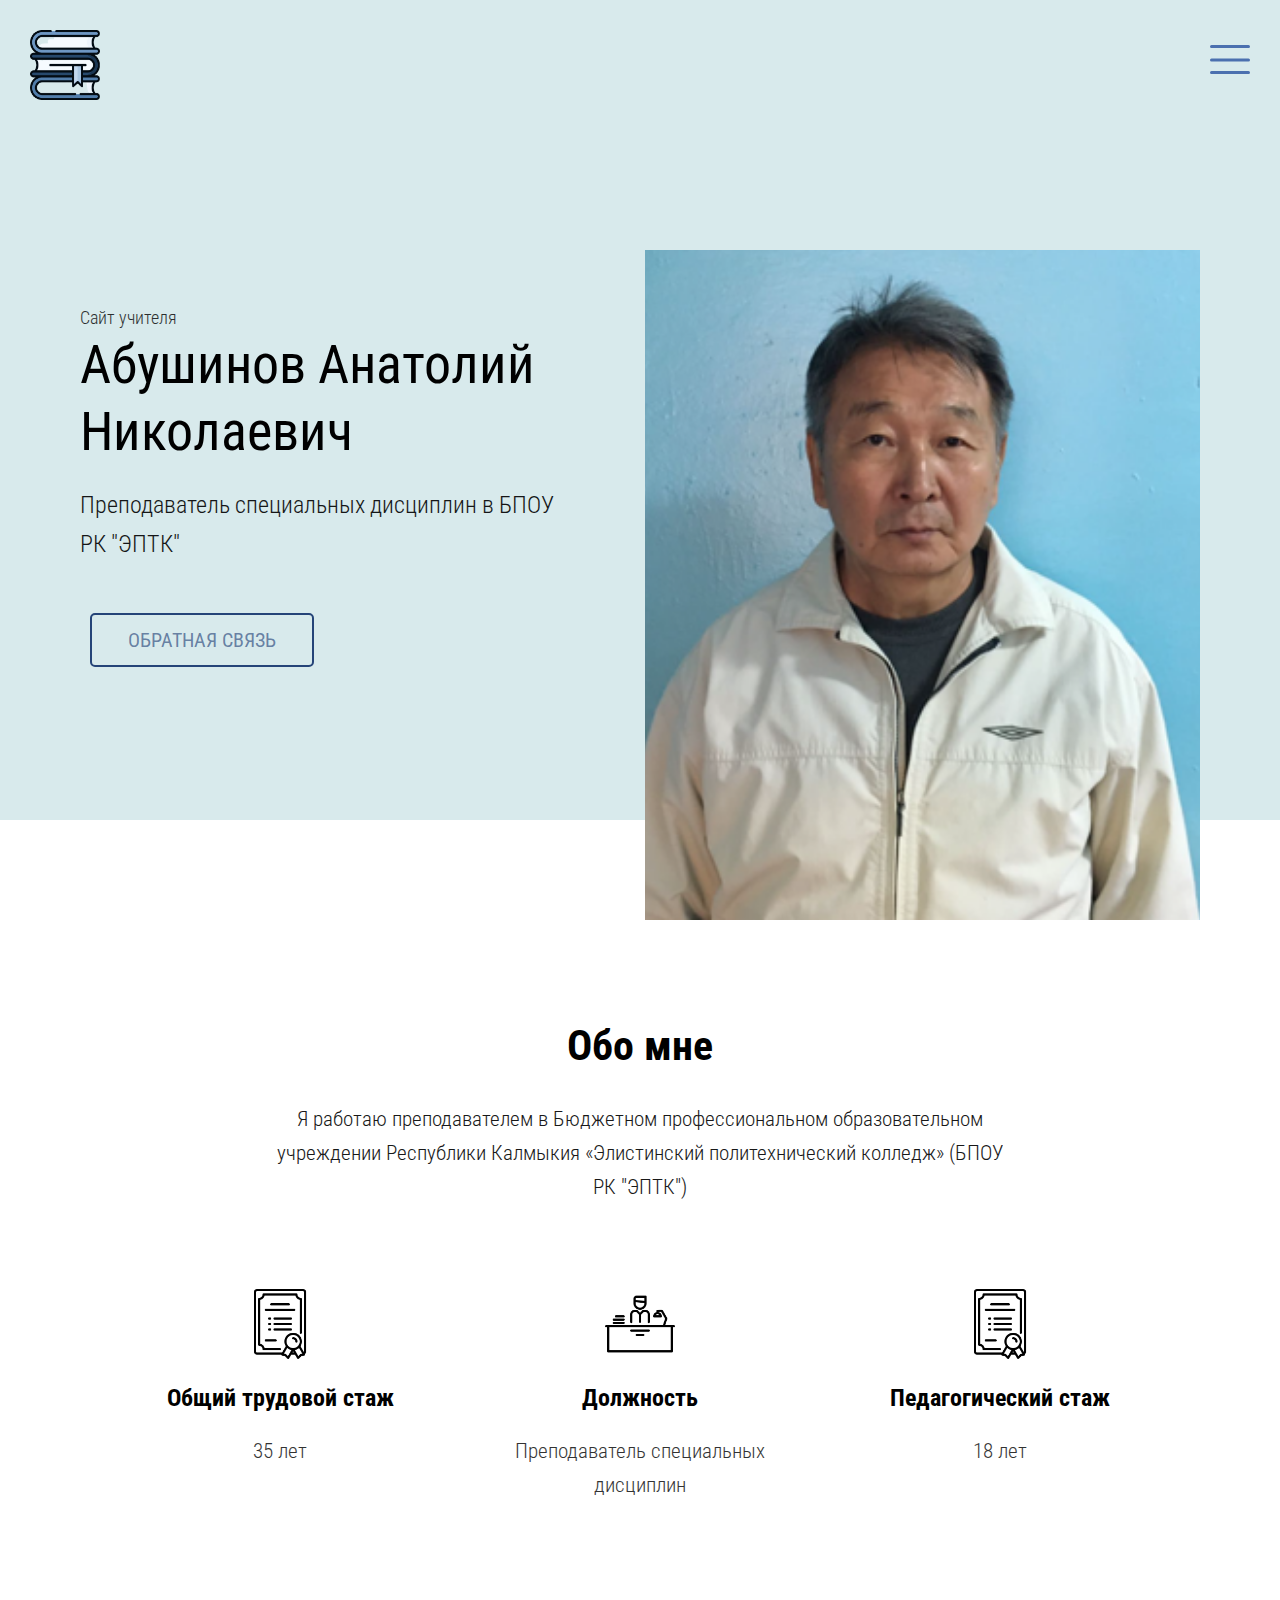
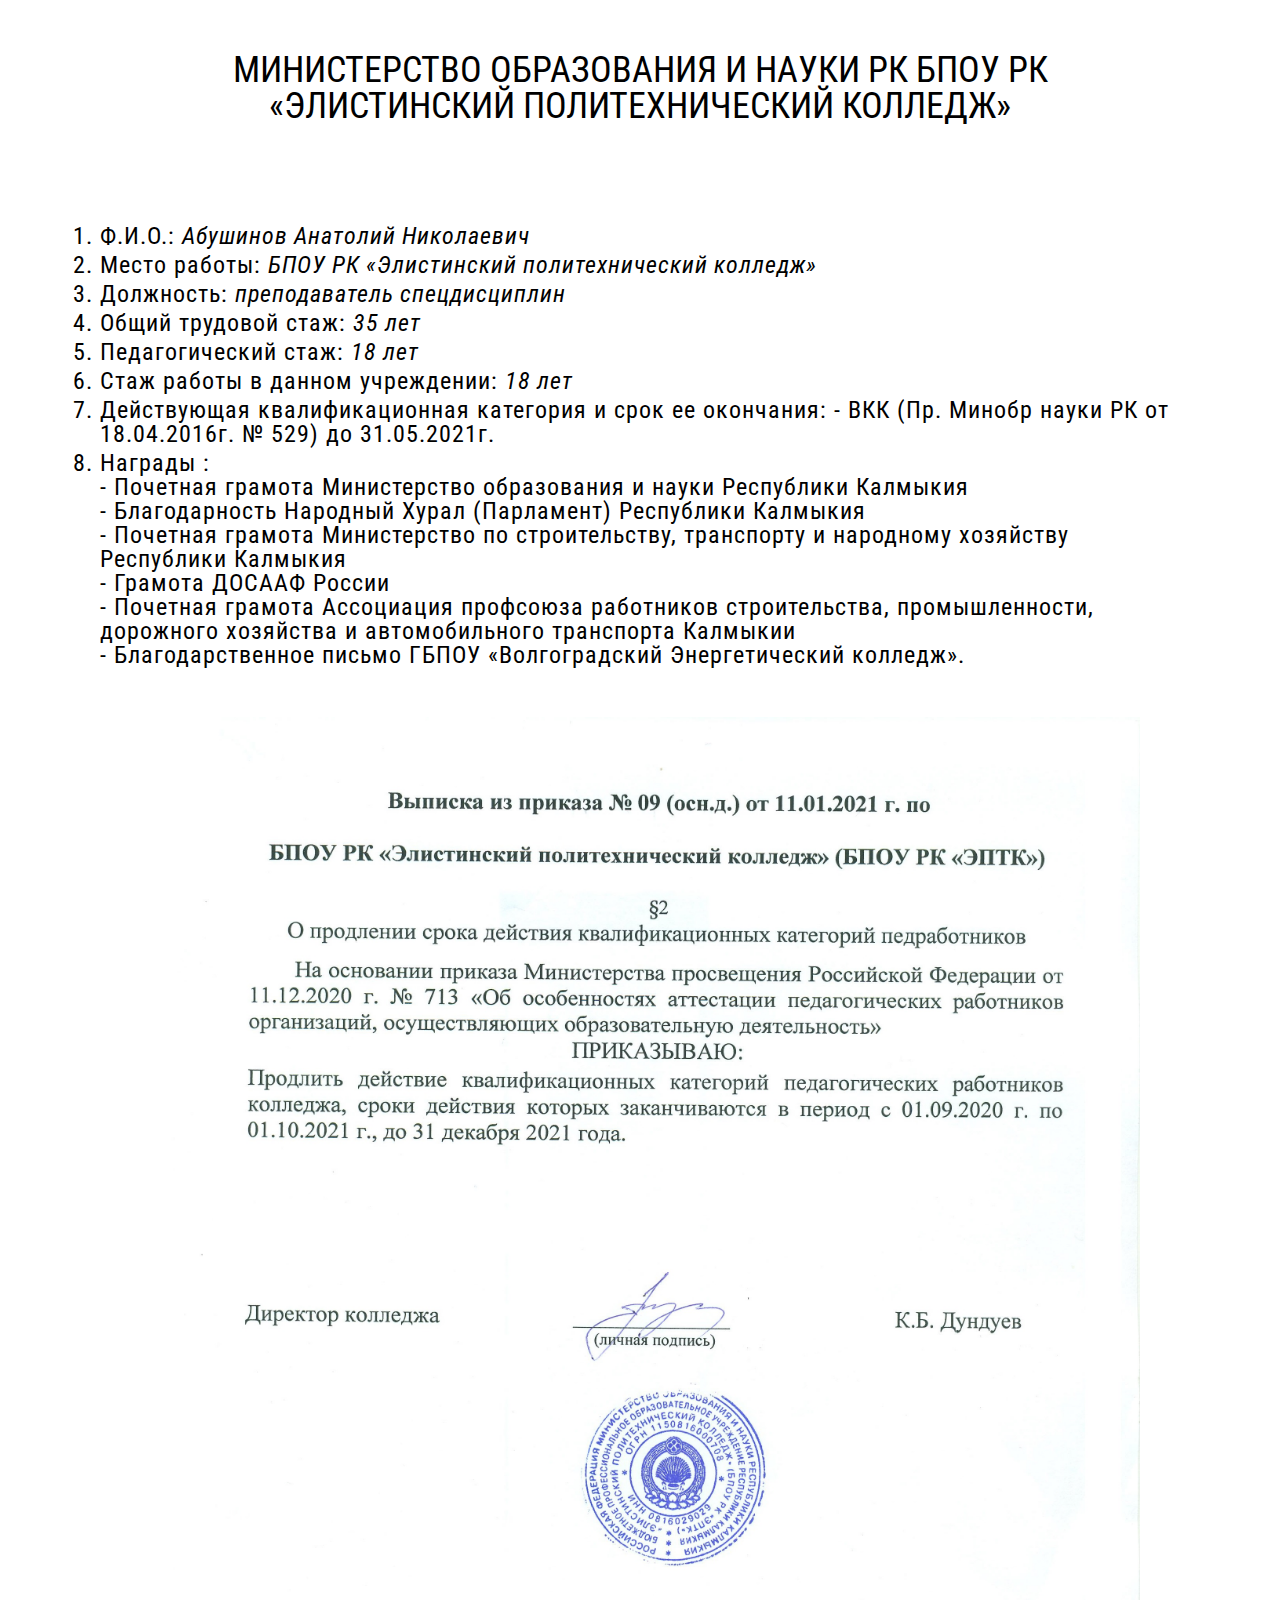
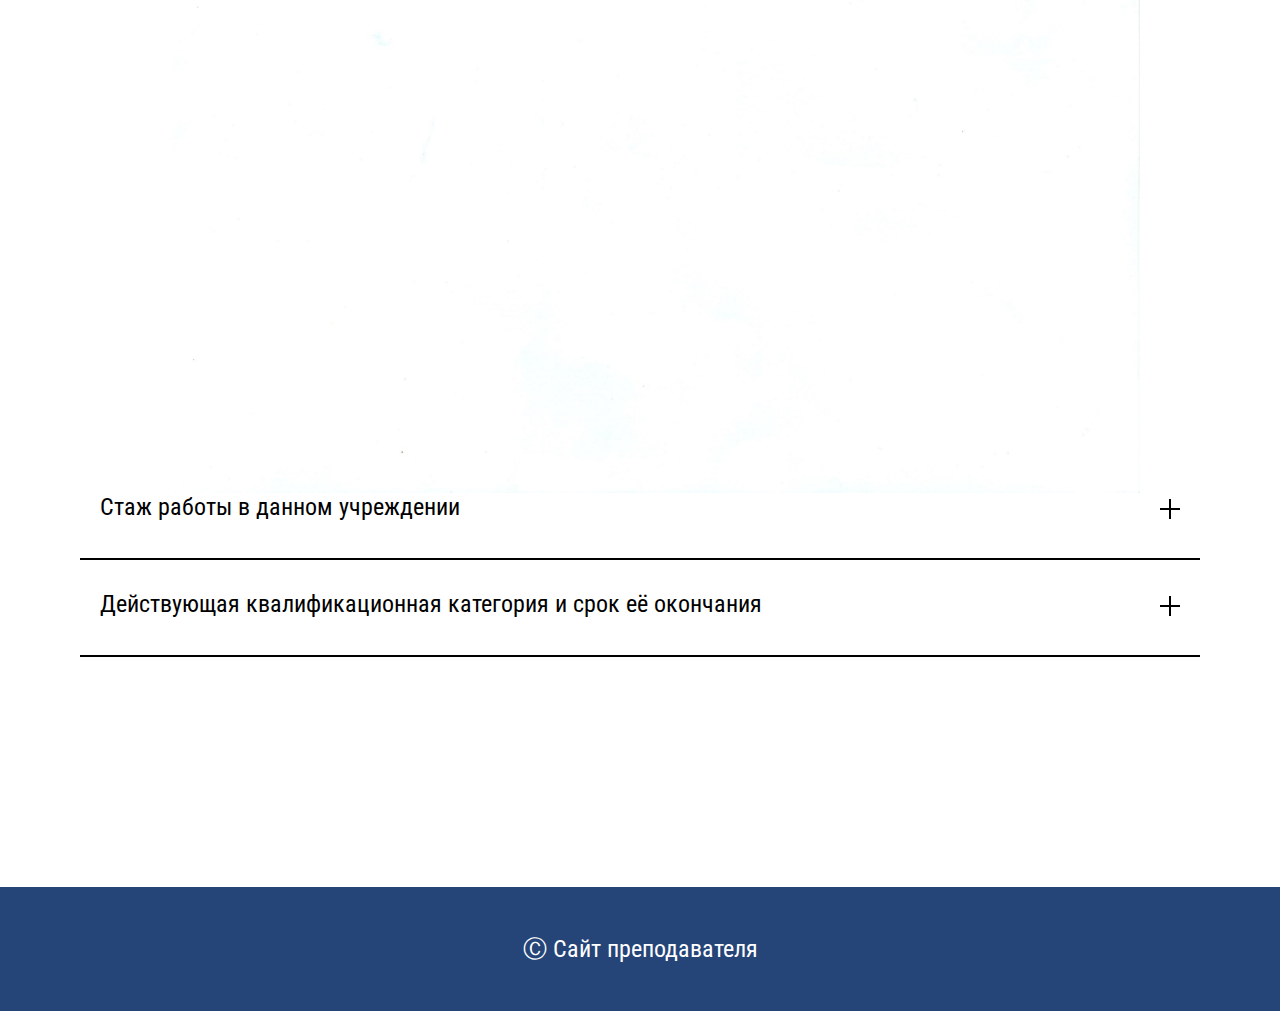
<file: index.html>
<!DOCTYPE html>
<html>

<head>
    <meta charset="UTF-8">
    <meta name="viewport" content="width=device-width, initial-scale=1.0">
    <link rel="stylesheet" href="css/style.css">
    <link rel="stylesheet" href="css/media.css">
    <link rel="icon" href="img/favik.png" type="image/x-icon">
    <title>Abushinov</title>
</head>

<body>
    <div class="wrapper">

        <!-- Шапка -->
        <header class="header">
            <div class="header__container container">
                <a href="index.html" class="header__logo"><img src="img/logo.png" alt=""></a>
                <div class="header__menu menu">
                    <div class="menu__icon">
                        <span></span>
                    </div>
                    <nav class="menu__body">
                        <ul class="menu__list">
                            <li><a href="index.html" class="menu__link">Главная страница</a></li>
                            <li class="menu__link-allopen">
                                <a class="menu__link menu__link-open _active">Качество знаний <br> по итогам внутренних
                                   <br> и  внешних мониторингов
                                    </a>
                                <ul class="menu__sub-list">
                                    <li><a href="pages/1.1.html" class="menu__sub-link">1.1. Качество знаний по итогам внутренних
                                        и внешних мониторингов
                                        </a></li>
                                    <li><a href="pages/1.2.html" class="menu__sub-link">1.2. Результаты участия в чемпионатах «Молодые  профессионалы», «Абилимпикс», в очных олимпиадах, конкурсах профессионального мастерства</a></li>
                                    <li><a href="pages/1.3.html" class="menu__sub-link">1.3. Результаты участия обучающихся и воспитанников в проектно-исследовательской деятельности, олимпиадах и конкурсах, научно-практических конференциях, соревнованиях.</a></li>
                                    <li><a href="pages/1.4.html" class="menu__sub-link">1.4. Результаты участия обучающихся и воспитанников в заочных олимпиадах, конкурсах</a></li>
                                </ul>
                            </li>
                            <li class="menu__link-allopen">
                                <a class="menu__link menu__link-open">Методическое<br> руководство <br> группой педагогов</a>
                                <ul class="menu__sub-list">
                                    <li><a href="pages/2.2.html" class="menu__sub-link">2.2. Методическое руководство группой педагогов</a></li>
                                    <li><a href="pages/2.3.html" class="menu__sub-link">2.3. Участие в экзаменационных, экспертных, апелляционных комиссиях</a></li>
                                </ul>
                            </li>
                            <li class="menu__link-allopen">
                                <a class="menu__link menu__link-open">Вклад в повышение <br> качества образования, воспитания <br> и распространение собственного опыта.</a>
                                <ul class="menu__sub-list">
                                    <li><a href="pages/3.1.html" class="menu__sub-link">3.1. Выступления на научно-практических конференциях, семинарах, методических объединениях (МО), педагогических советах и совещаниях. </a></li>
                                    <li><a href="pages/3.2.html" class="menu__sub-link">3.2. Открытые уроки и мастер-классы</a></li>
                                    <li><a href="pages/3.3.html" class="menu__sub-link">3.3. Опубликованные  научные статьи, методические и дидактические разработки по вопросам реализации основной профессиональной образовательной программы (ОПОП)</a></li>
                                    <li><a href="pages/3.5.html" class="menu__sub-link">3.5. Повышение квалификации</a></li>
                                </ul>
                            </li>
                            <li class="menu__link-allopen">
                                <a class="menu__link menu__link-open">Личные результаты</a>
                                <ul class="menu__sub-list">
                                    <li><a href="pages/4.1.html" class="menu__sub-link">4.1. Результат личного участия в конкурсах профессионального  мастерства</a></li>
                                </ul>
                            </li>
                            <li class="menu__link-allopen">
                                <a class="menu__link menu__link-open">Результаты</a>
                                <ul class="menu__sub-list">
                                    <li><a href="pages/6.html" class="menu__sub-link">6. Награды и поощрения успехов в профессиональной деятельности</a></li>
                                </ul>
                            </li>

                        </ul>
                    </nav>
                </div>
            </div>
        </header>


        <main class="page">

            <!-- Первая секция -->
            <section class="first-section">
                <div class="first-section__container container">
                    <div class="first-section__left-content">
                        <div class="first-section__upper-title">Сайт учителя</div>
                        <h1 class="first-section__title">Абушинов Анатолий Николаевич</h1>
                        <div class="first-section__undertitle">Преподаватель специальных дисциплин в БПОУ РК "ЭПТК"</div>
                        <a href="" class="first-section__button">Обратная связь</a>
                    </div>

                    <div class="first-section__right-content">
                        <img src="img/men.png" alt="фото учителя" class="first-section__img">
                    </div>
                </div>
            </section>


            <!-- Вторая секция -->
            <section class="second-section">
                <div class="second-section__container container">

                    <div class="second-section__title-block">
                        <h2 class="second-section__title">Обо мне</h2>
                        <div class="second-section__subtitle">Я работаю преподавателем в Бюджетном профессиональном образовательном учреждении Республики Калмыкия «Элистинский политехнический колледж» (БПОУ РК "ЭПТК")</div>

                    </div>

                    <div class="second-section__cards-block">

                        <div class="second-section__card">
                            <img class="second-section__card-img" src="img/icon4.png" alt="">
                            <h3 class="second-section__card-title">Общий трудовой стаж</h3>
                            <div class="second-section__card-subtitle">35 лет</div>
                        </div>
                        <div class="second-section__card">
                            <img class="second-section__card-img" src="img/icon1.png" alt="">
                            <h3 class="second-section__card-title">Должность</h3>
                            <div class="second-section__card-subtitle">Преподаватель специальных дисциплин</div>
                        </div>
                        <div class="second-section__card">
                            <img class="second-section__card-img" src="img/icon4.png" alt="">
                            <h3 class="second-section__card-title">Педагогический стаж</h3>
                            <div class="second-section__card-subtitle">18 лет</div>
                        </div>

                    </div>


                    <div class="second-section__all-info all-info">
                        <h2 class="all-info__title">Министерство образования и науки РК БПОУ РК <br> «Элистинский политехнический колледж»
                        </h2>
                        <ol class="all-info__list">
                            <li class="all-info__point">Ф.И.О.: <i>Абушинов Анатолий Николаевич</i> </li>
                            <li class="all-info__point">Место работы: <i>БПОУ РК «Элистинский политехнический колледж»</i> </li>
                            <li class="all-info__point">Должность: <i>преподаватель спецдисциплин</i> </li>
                            <li class="all-info__point">Общий трудовой стаж: <i>35 лет</i> </li>
                            <li class="all-info__point">Педагогический стаж: <i>18 лет</i> </li>
                            <li class="all-info__point">Стаж работы в данном учреждении: <i>18 лет</i> </li>
                            <li class="all-info__point">Действующая квалификационная категория и срок ее окончания: - ВКК (Пр. Минобр науки РК от 18.04.2016г. № 529) до 31.05.2021г.
                            </li>
                            <li class="all-info__point">
                                Награды : <br> - Почетная грамота Министерство образования и науки Республики Калмыкия <br> - Благодарность Народный Хурал (Парламент) Республики Калмыкия <br> - Почетная грамота Министерство по строительству, транспорту
                                и народному хозяйству Республики Калмыкия <br> - Грамота ДОСААФ России <br> - Почетная грамота Ассоциация профсоюза работников строительства, промышленности, дорожного хозяйства и автомобильного транспорта Калмыкии <br>                                - Благодарственное письмо ГБПОУ «Волгоградский Энергетический колледж». <br>
                            </li>
                        </ol>
                    </div>

                    <div class="second-section__img-card"><img src="img/vipiski/vipiska_9_11_01_2021.jpg" alt="" class="second-section__img"></div>

                    <div class="second-section__spoiler-block">

                        <div class="second-section__spoiler">
                            <h2 class="second-section__spoiler-title">Стаж работы в данном учреждении</h2>
                            <div class="second-section__spoiler-text">Мой стаж составляет <span> 18 лет</span></div>
                        </div>
                        <div class="second-section__spoiler">
                            <h2 class="second-section__spoiler-title">Действующая квалификационная категория и срок её окончания</h2>
                            <div class="second-section__spoiler-text">ВКК (Пр. Минобр науки РК от <span>18.04.2016г</span> № 529) до <span>31.05.2021г</span></div>
                        </div>

                    </div>

                </div>
            </section>

        </main>

        <footer class="footer">
            <div class="footer__container container">
                <div class="footer__text">Ⓒ Сайт преподавателя</div>
            </div>
        </footer>


    </div>

    <script src="js/main.js"></script>

</body>

</html>
</file>
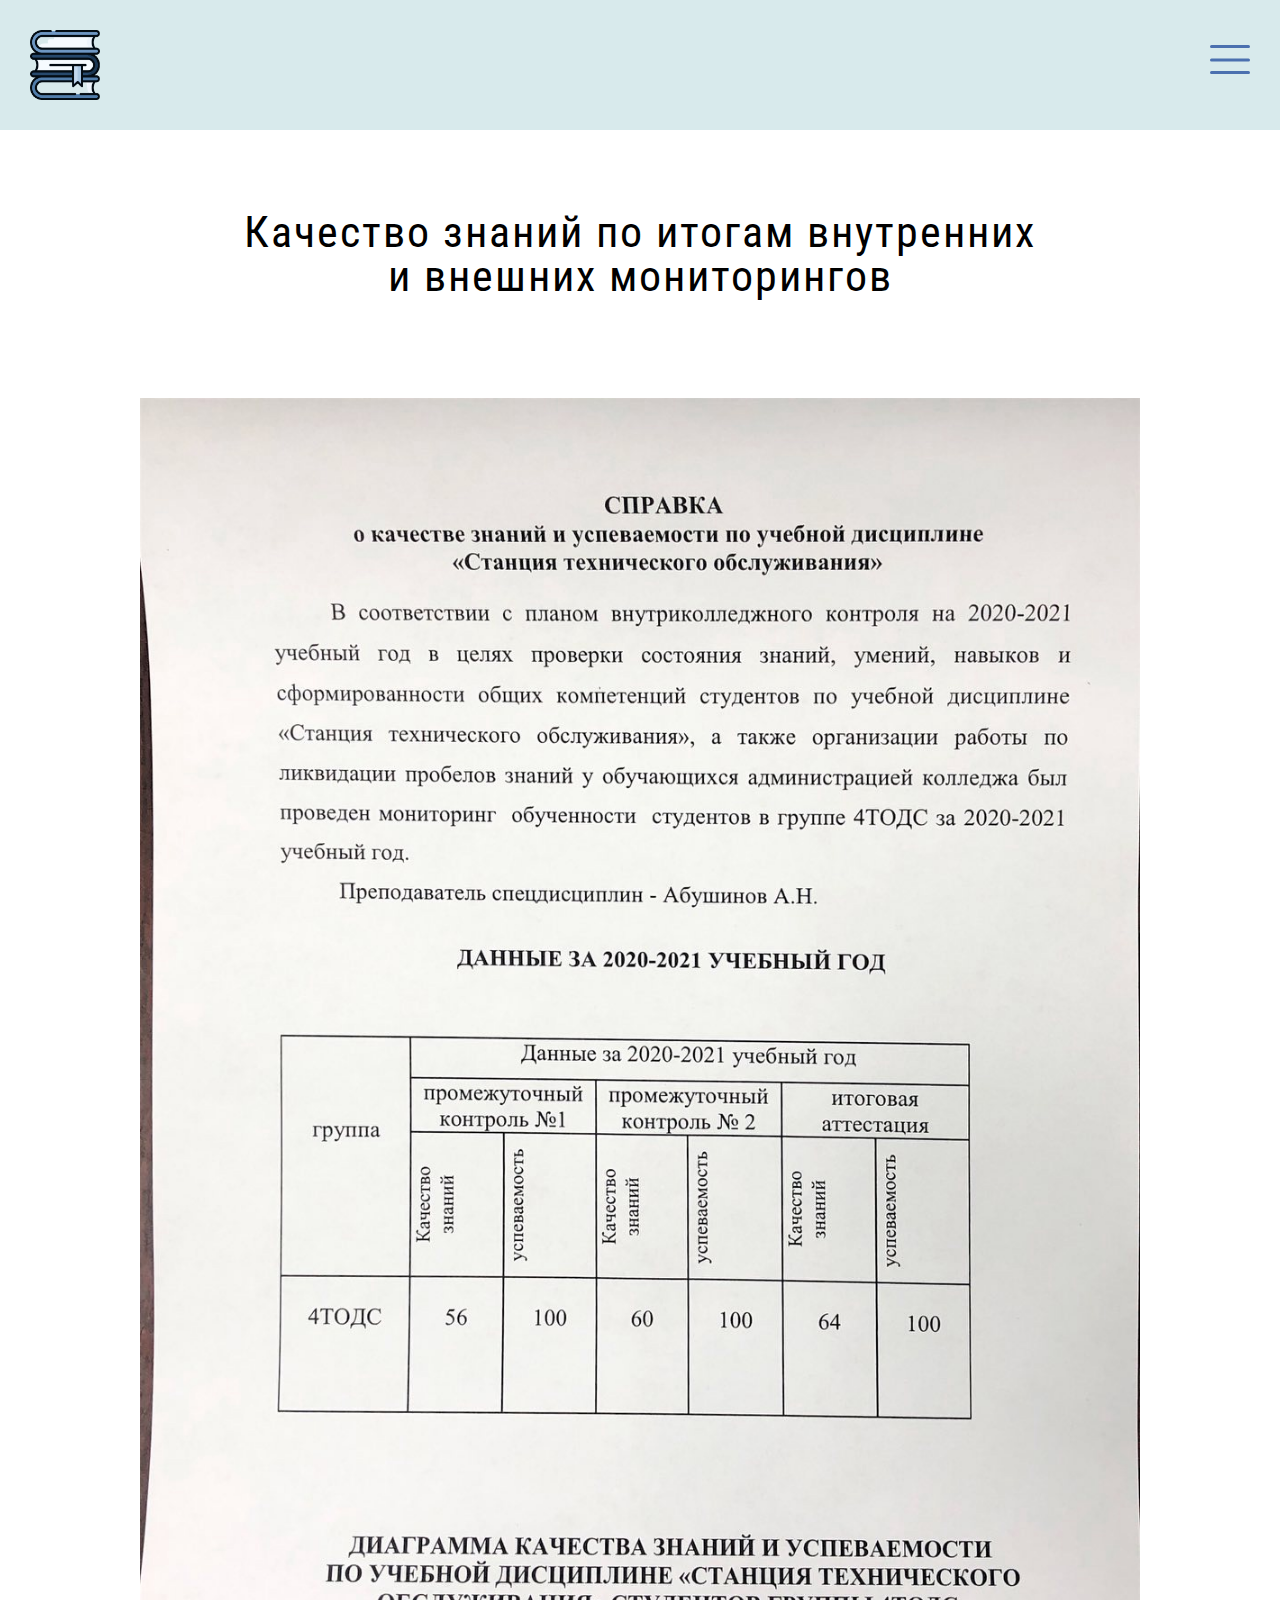
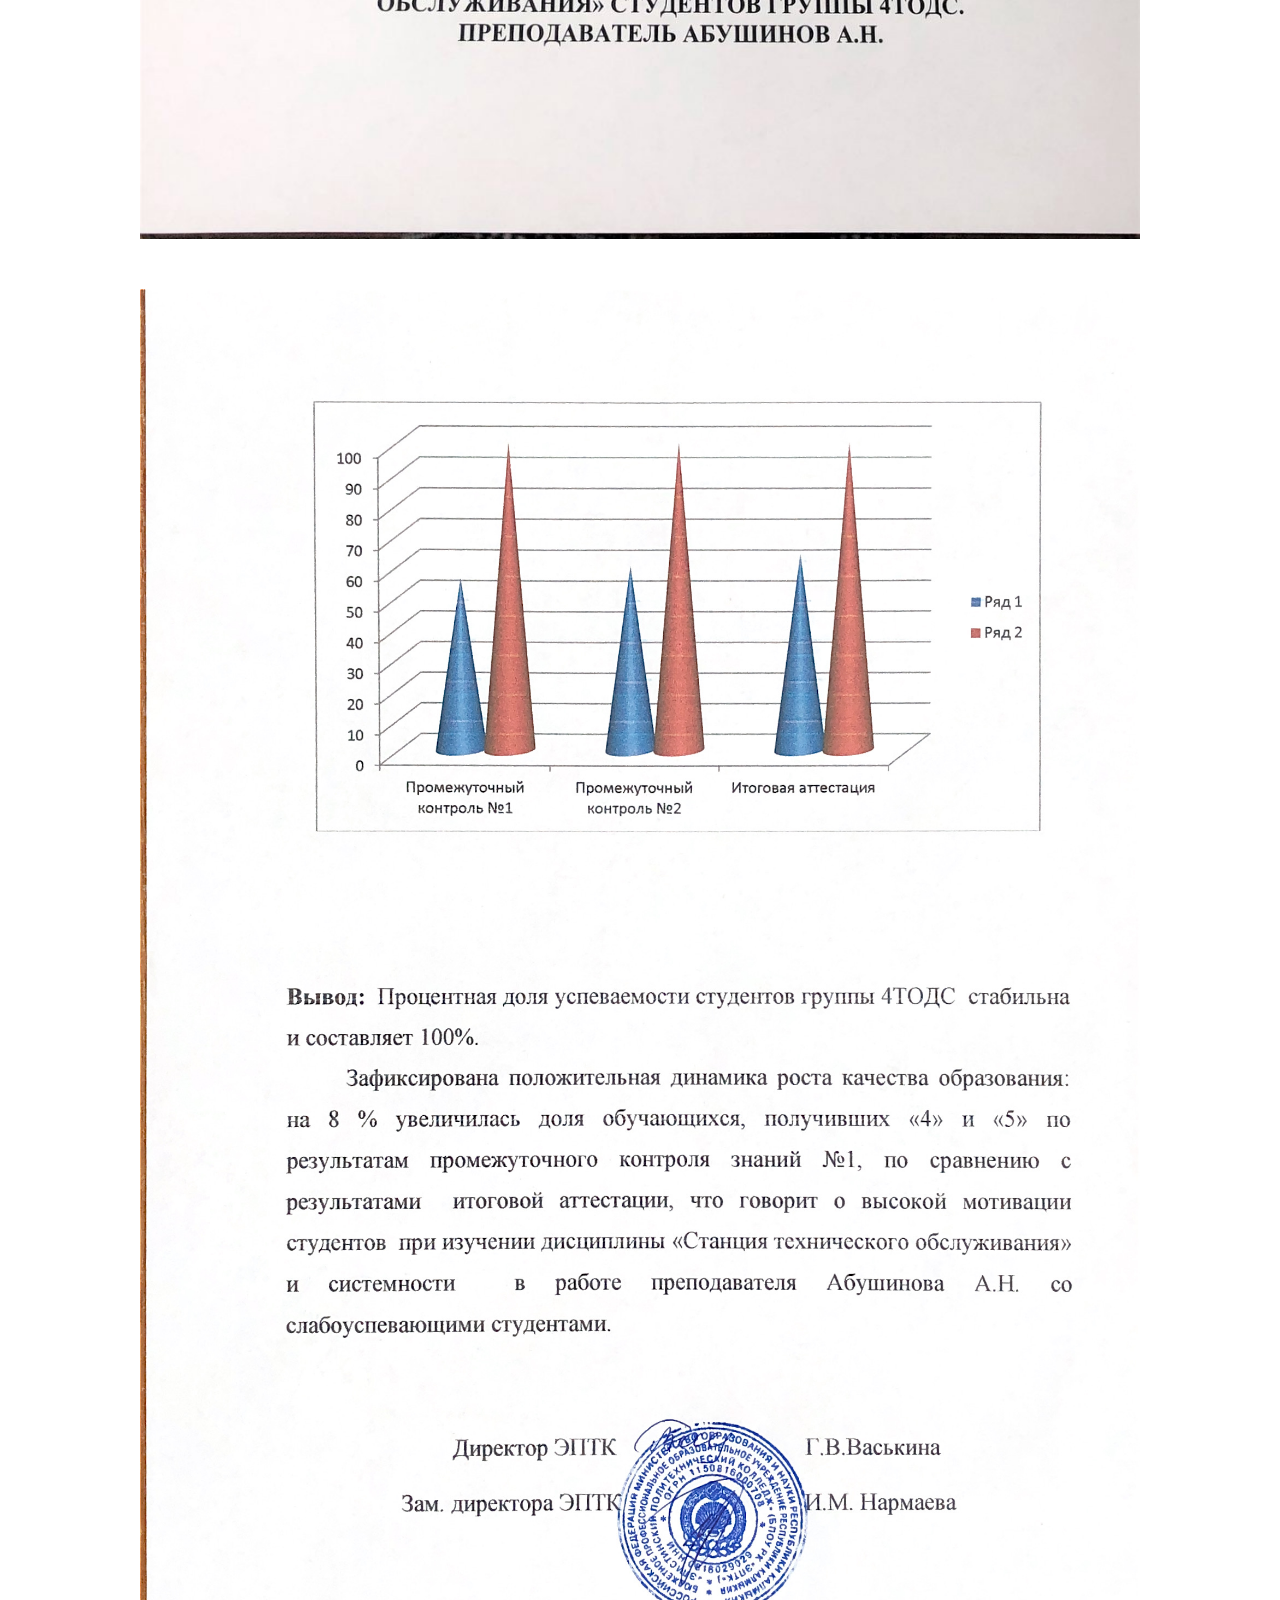
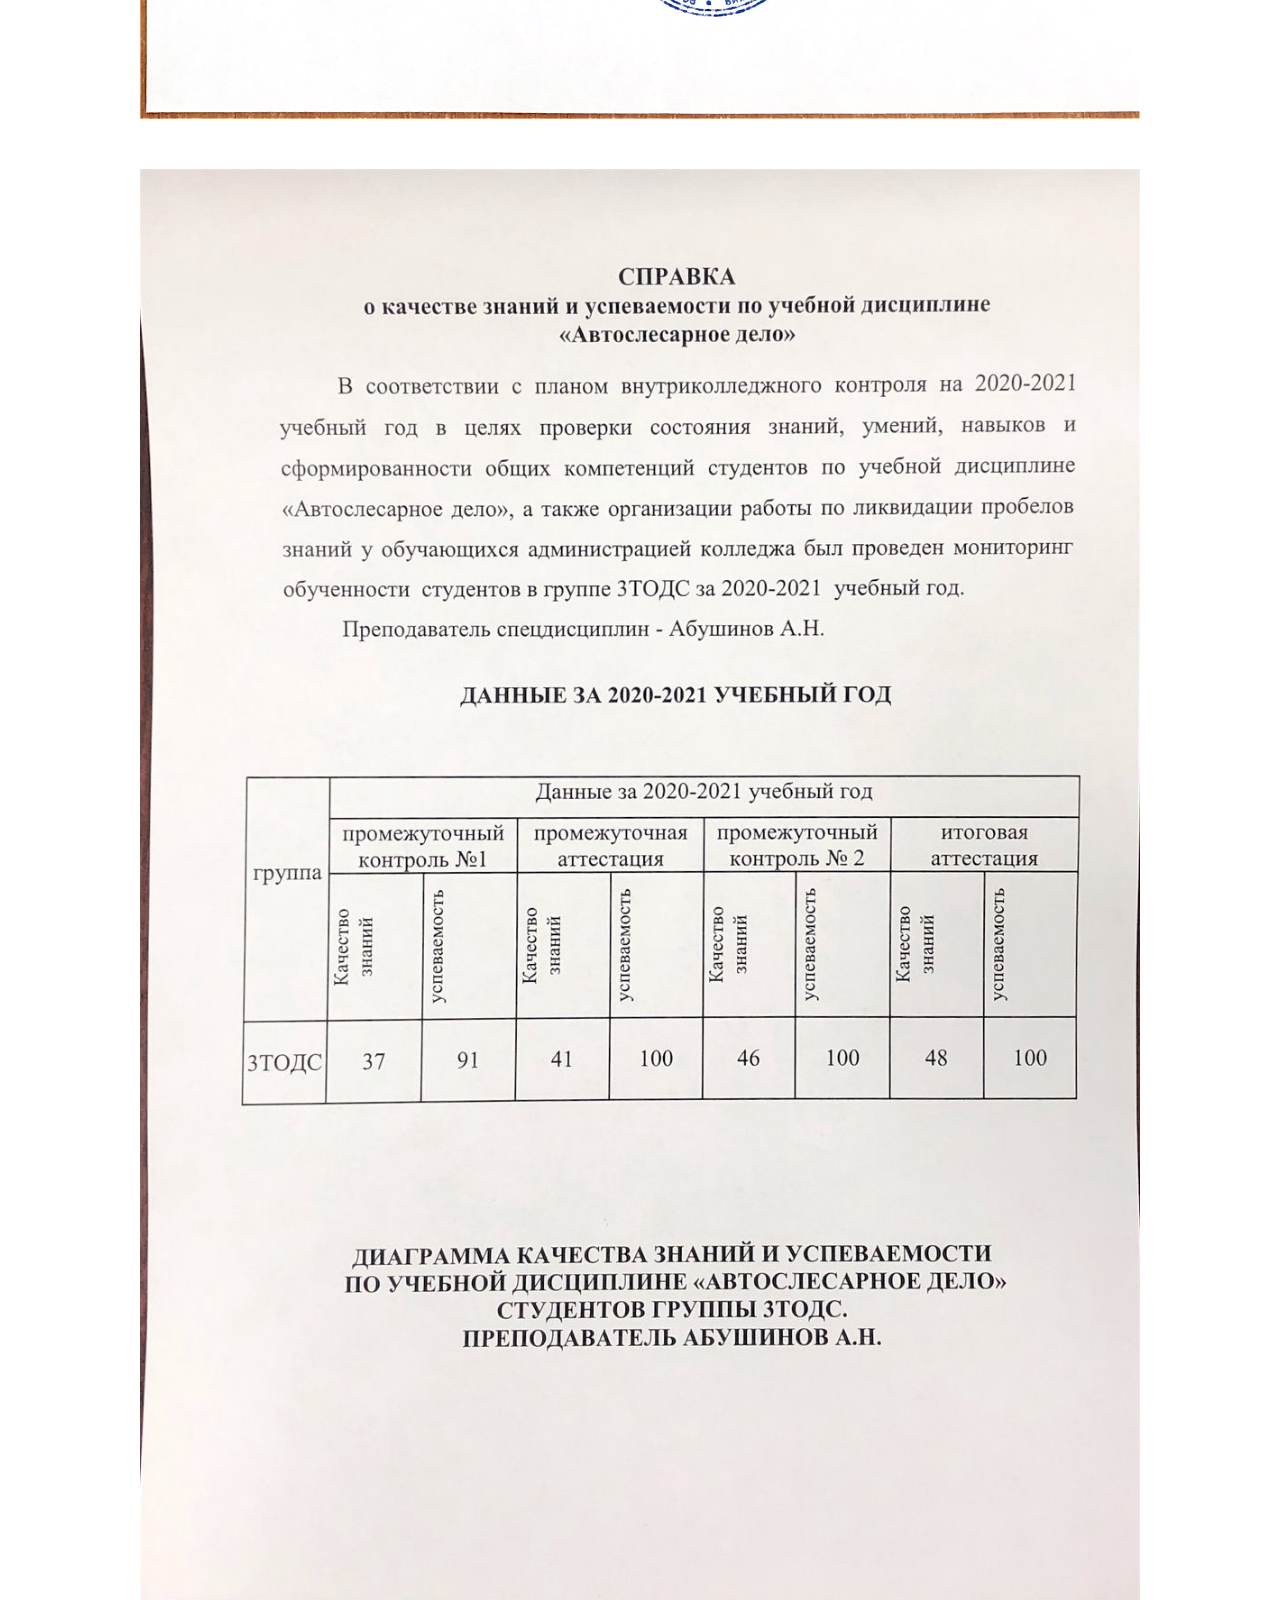
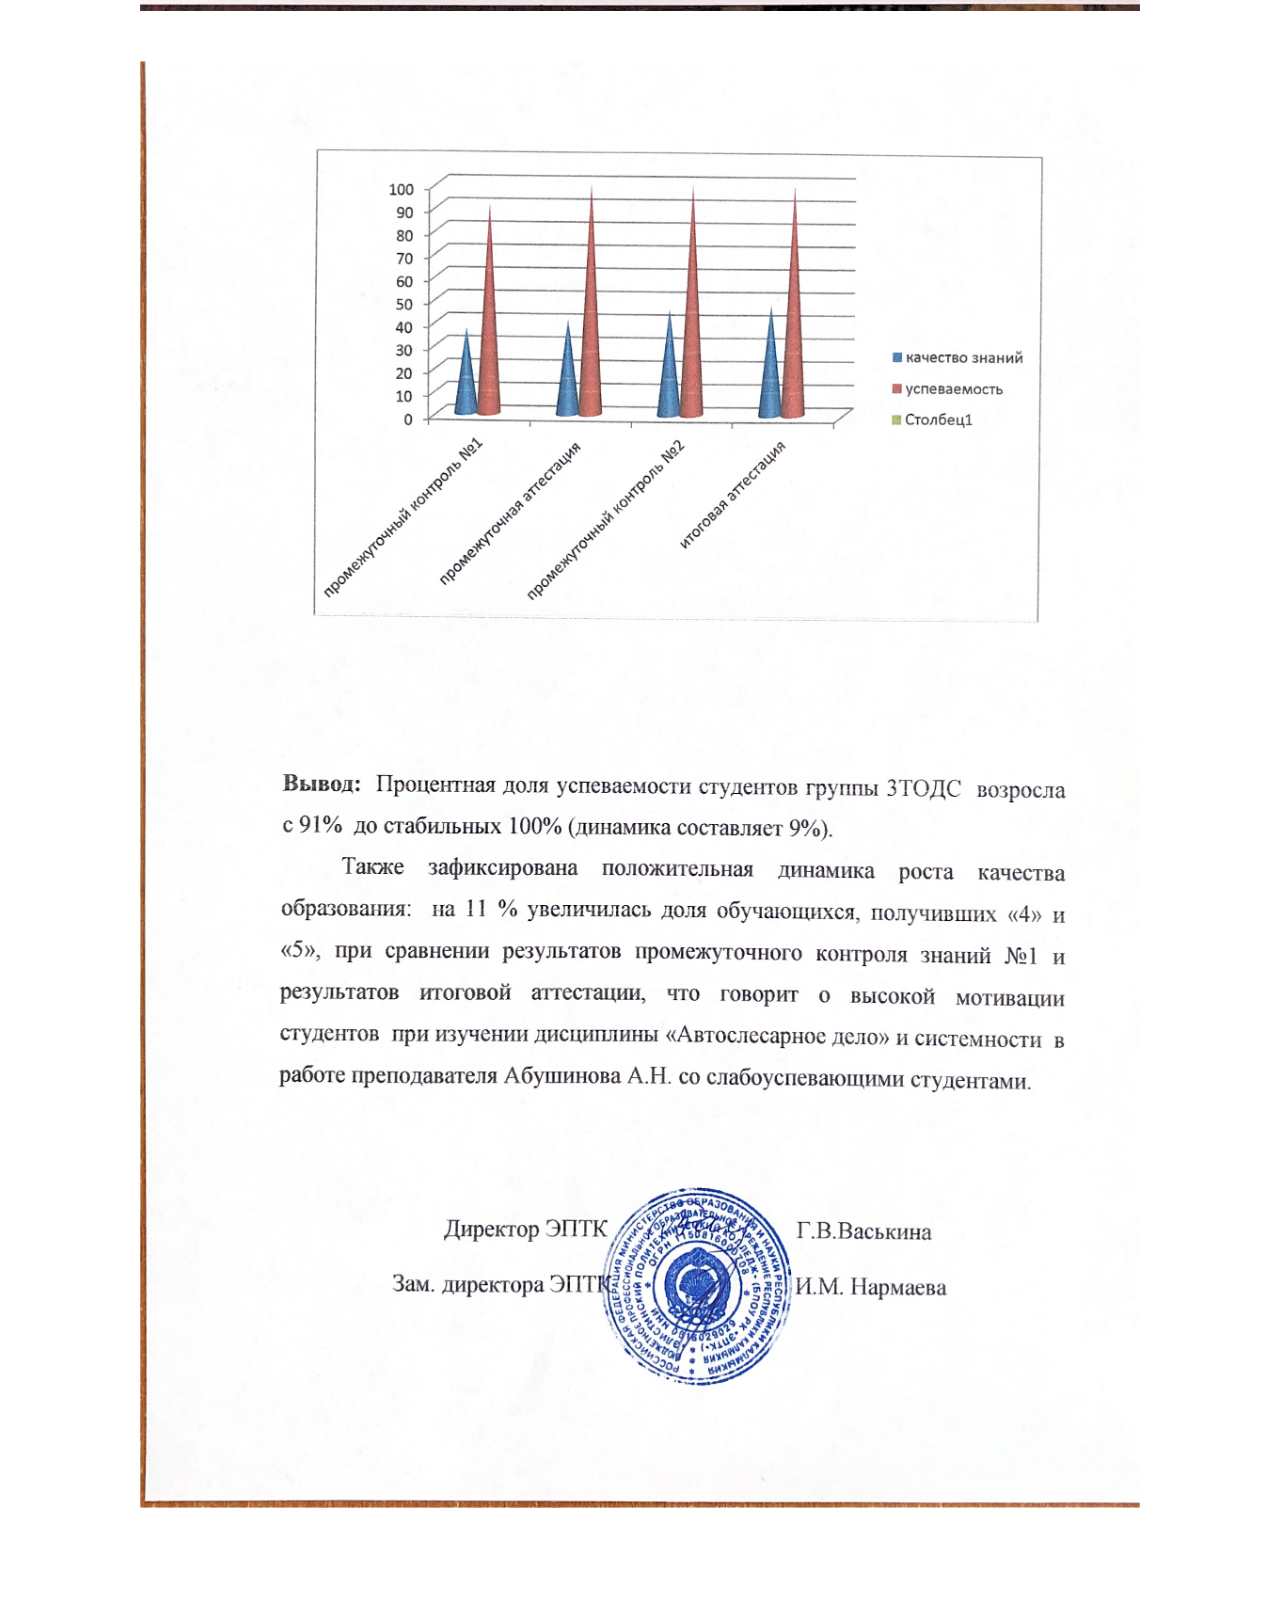
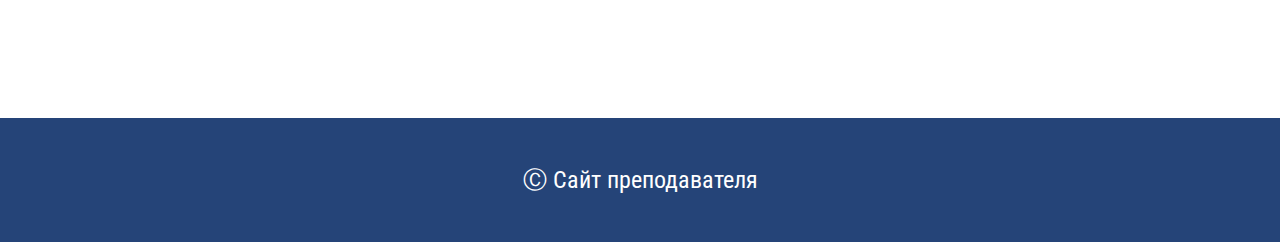
<file: pages/1.1.html>
<!DOCTYPE html>
<html>

<head>
    <meta charset="UTF-8">
    <meta name="viewport" content="width=device-width, initial-scale=1.0">
    <link rel="stylesheet" href="../css/style.css">
    <link rel="stylesheet" href="../css/media.css">
    <link rel="icon" href="../img/favik.png" type="image/x-icon">
    <title>Abushinov</title>
</head>

<body>
    <div class="wrapper">

        <!-- Шапка -->
        <header class="header header__for-all">
            <div class="header__container container">
                <a href="../index.html" class="header__logo"><img src="../img/logo.png" alt=""></a>
                <div class="header__menu menu">
                    <div class="menu__icon">
                        <span></span>
                    </div>
                    <nav class="menu__body">
                        <ul class="menu__list">
                            <li><a href="../index.html" class="menu__link">Главная страница</a></li>
                            <li class="menu__link-allopen">
                                <a class="menu__link menu__link-open _active">Качество знаний <br> по итогам внутренних
                                   <br> и  внешних мониторингов
                                    </a>
                                <ul class="menu__sub-list">
                                    <li><a href="../pages/1.1.html" class="menu__sub-link">1.1. Качество знаний по итогам внутренних
                                        и внешних мониторингов
                                        </a></li>
                                    <li><a href="../pages/1.2.html" class="menu__sub-link">1.2. Результаты участия в чемпионатах «Молодые  профессионалы», «Абилимпикс», в очных олимпиадах, конкурсах профессионального мастерства</a></li>
                                    <li><a href="../pages/1.3.html" class="menu__sub-link">1.3. Результаты участия обучающихся и воспитанников в проектно-исследовательской деятельности, олимпиадах и конкурсах, научно-практических конференциях, соревнованиях.</a></li>
                                    <li><a href="../pages/1.4.html" class="menu__sub-link">1.4. Результаты участия обучающихся и воспитанников в заочных олимпиадах, конкурсах</a></li>
                                </ul>
                            </li>
                            <li class="menu__link-allopen">
                                <a class="menu__link menu__link-open">Методическое<br> руководство <br> группой педагогов</a>
                                <ul class="menu__sub-list">
                                    <li><a href="../pages/2.2.html" class="menu__sub-link">2.2. Методическое руководство группой педагогов</a></li>
                                    <li><a href="../pages/2.3.html" class="menu__sub-link">2.3. Участие в экзаменационных, экспертных, апелляционных комиссиях</a></li>
                                </ul>
                            </li>
                            <li class="menu__link-allopen">
                                <a class="menu__link menu__link-open">Вклад в повышение <br> качества образования, воспитания <br> и распространение собственного опыта.</a>
                                <ul class="menu__sub-list">
                                    <li><a href="../pages/3.1.html" class="menu__sub-link">3.1. Выступления на научно-практических конференциях, семинарах, методических объединениях (МО), педагогических советах и совещаниях. </a></li>
                                    <li><a href="../pages/3.2.html" class="menu__sub-link">3.2. Открытые уроки и мастер-классы</a></li>
                                    <li><a href="../pages/3.3.html" class="menu__sub-link">3.3. Опубликованные  научные статьи, методические и дидактические разработки по вопросам реализации основной профессиональной образовательной программы (ОПОП)</a></li>
                                    <li><a href="../pages/3.5.html" class="menu__sub-link">3.5. Повышение квалификации</a></li>
                                </ul>
                            </li>
                            <li class="menu__link-allopen">
                                <a class="menu__link menu__link-open">Личные результаты</a>
                                <ul class="menu__sub-list">
                                    <li><a href="../pages/4.1.html" class="menu__sub-link">4.1. Результат личного участия в конкурсах профессионального  мастерства</a></li>
                                </ul>
                            </li>
                            <li class="menu__link-allopen">
                                <a class="menu__link menu__link-open">Награды</a>
                                <ul class="menu__sub-list">
                                    <li><a href="../pages/6.html" class="menu__sub-link">6. Награды и поощрения успехов в профессиональной деятельности</a></li>
                                </ul>
                            </li>
                        </ul>
                    </nav>
                </div>
            </div>
        </header>


        <main class="page">

            <section class="result-first">
                <div class="result-first__container contaner">
                    <h1 class="result-first__title">Качество знаний по итогам внутренних и внешних мониторингов
                    </h1>

                    <div class="result-first__img-container">
                        <div class="result-first__img-card"><img src="../img/img_first_1/first.jpg" alt="" class="result-first__img"></div>
                        <div class="result-first__img-card"><img src="../img/img_first_1/second.jpg" alt="" class="result-first__img"></div>
                        <div class="result-first__img-card"><img src="../img/img_first_1/third.jpg" alt="" class="result-first__img"></div>
                        <div class="result-first__img-card"><img src="../img/img_first_1/four.jpg" alt="" class="result-first__img"></div>
                    </div>
                </div>
            </section>

        </main>

        <footer class="footer">
            <div class="footer__container container">
                <div class="footer__text">Ⓒ Сайт преподавателя</div>
            </div>
        </footer>


    </div>

    <script src="../js/main.js"></script>
</body>

</html>
</file>
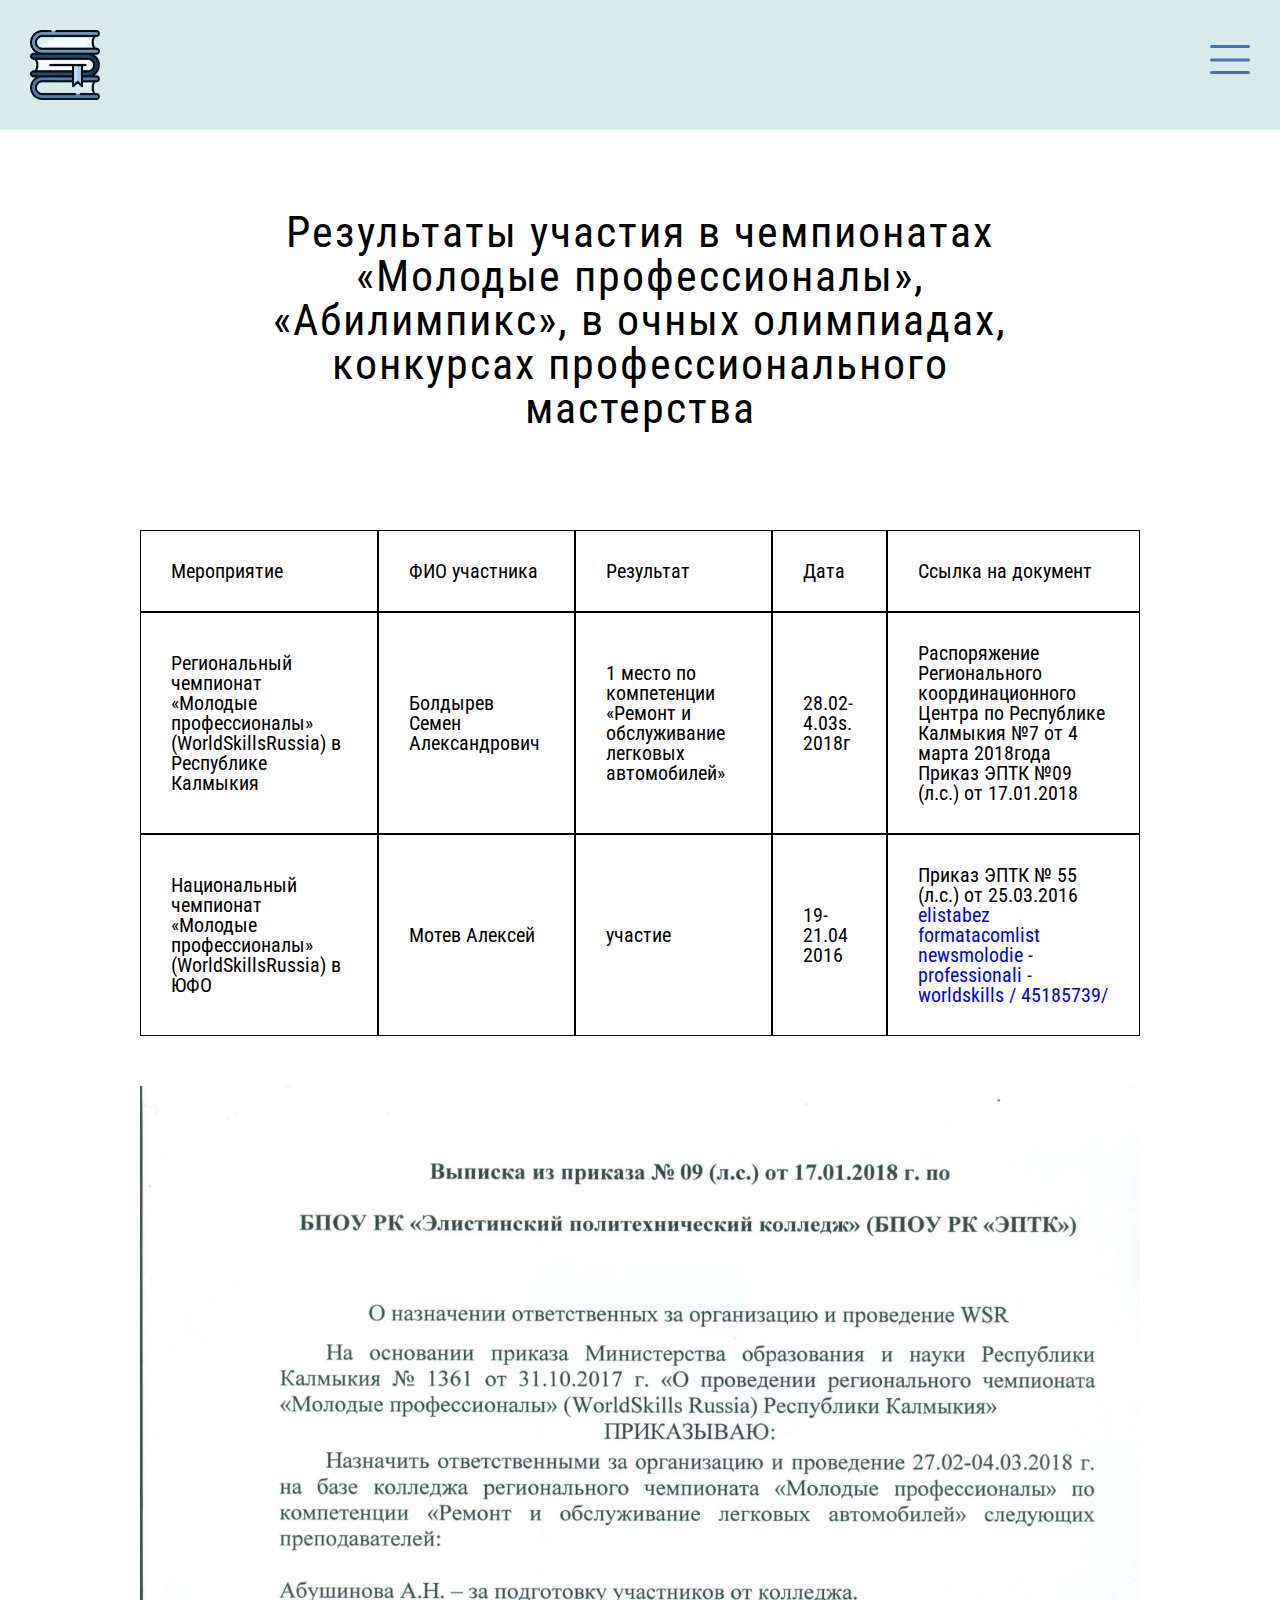
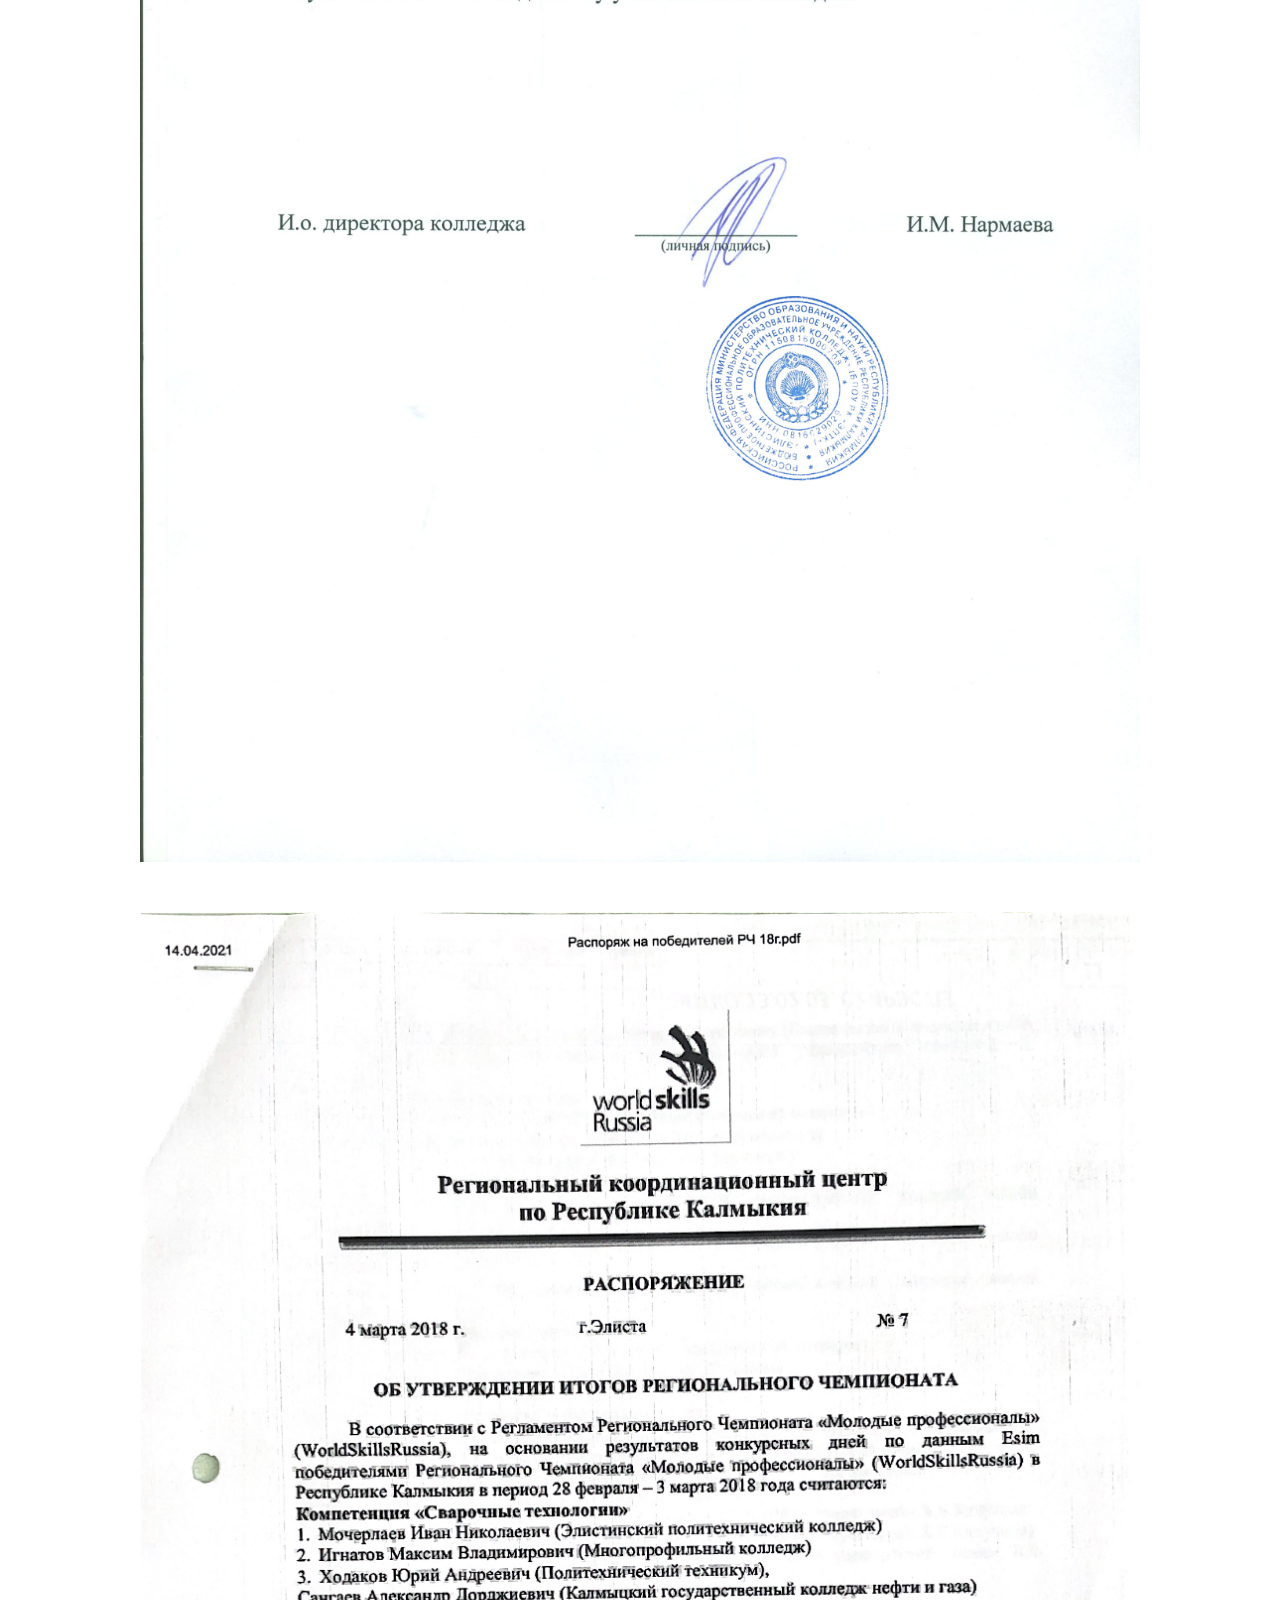
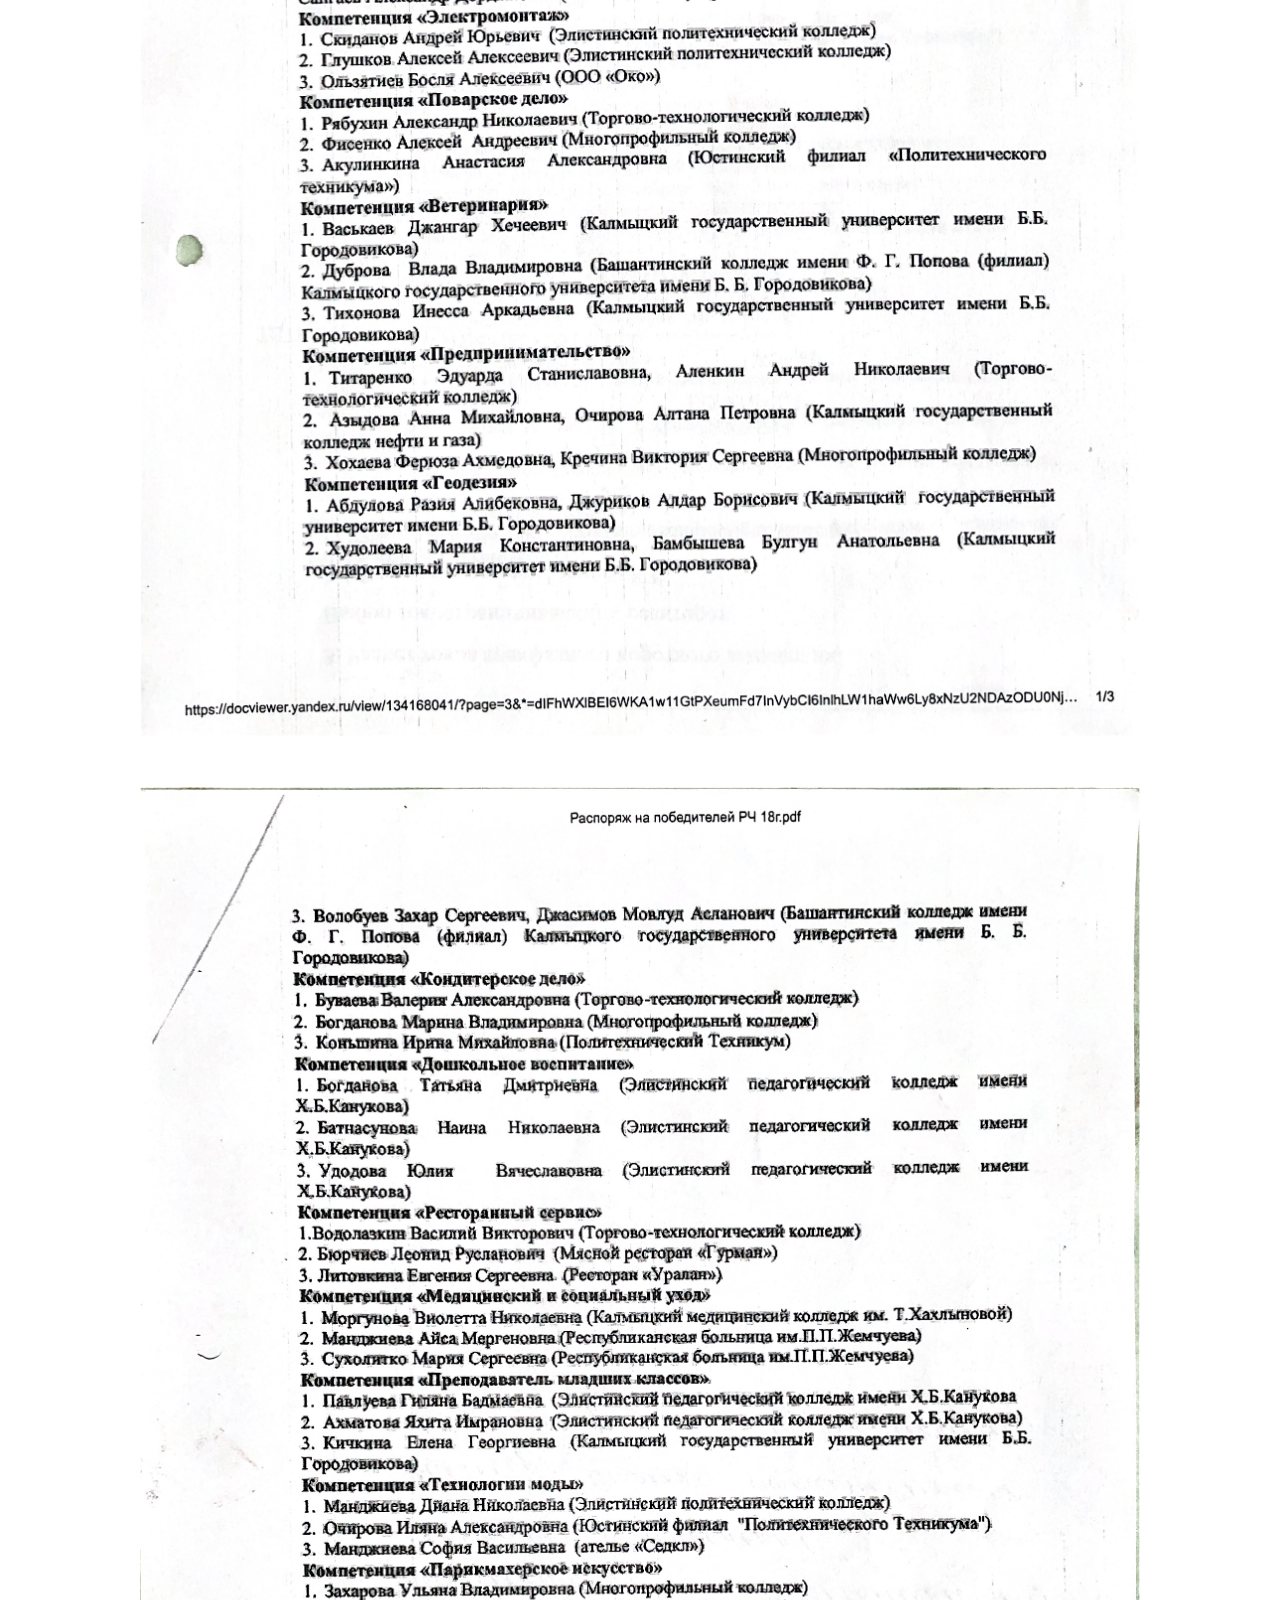
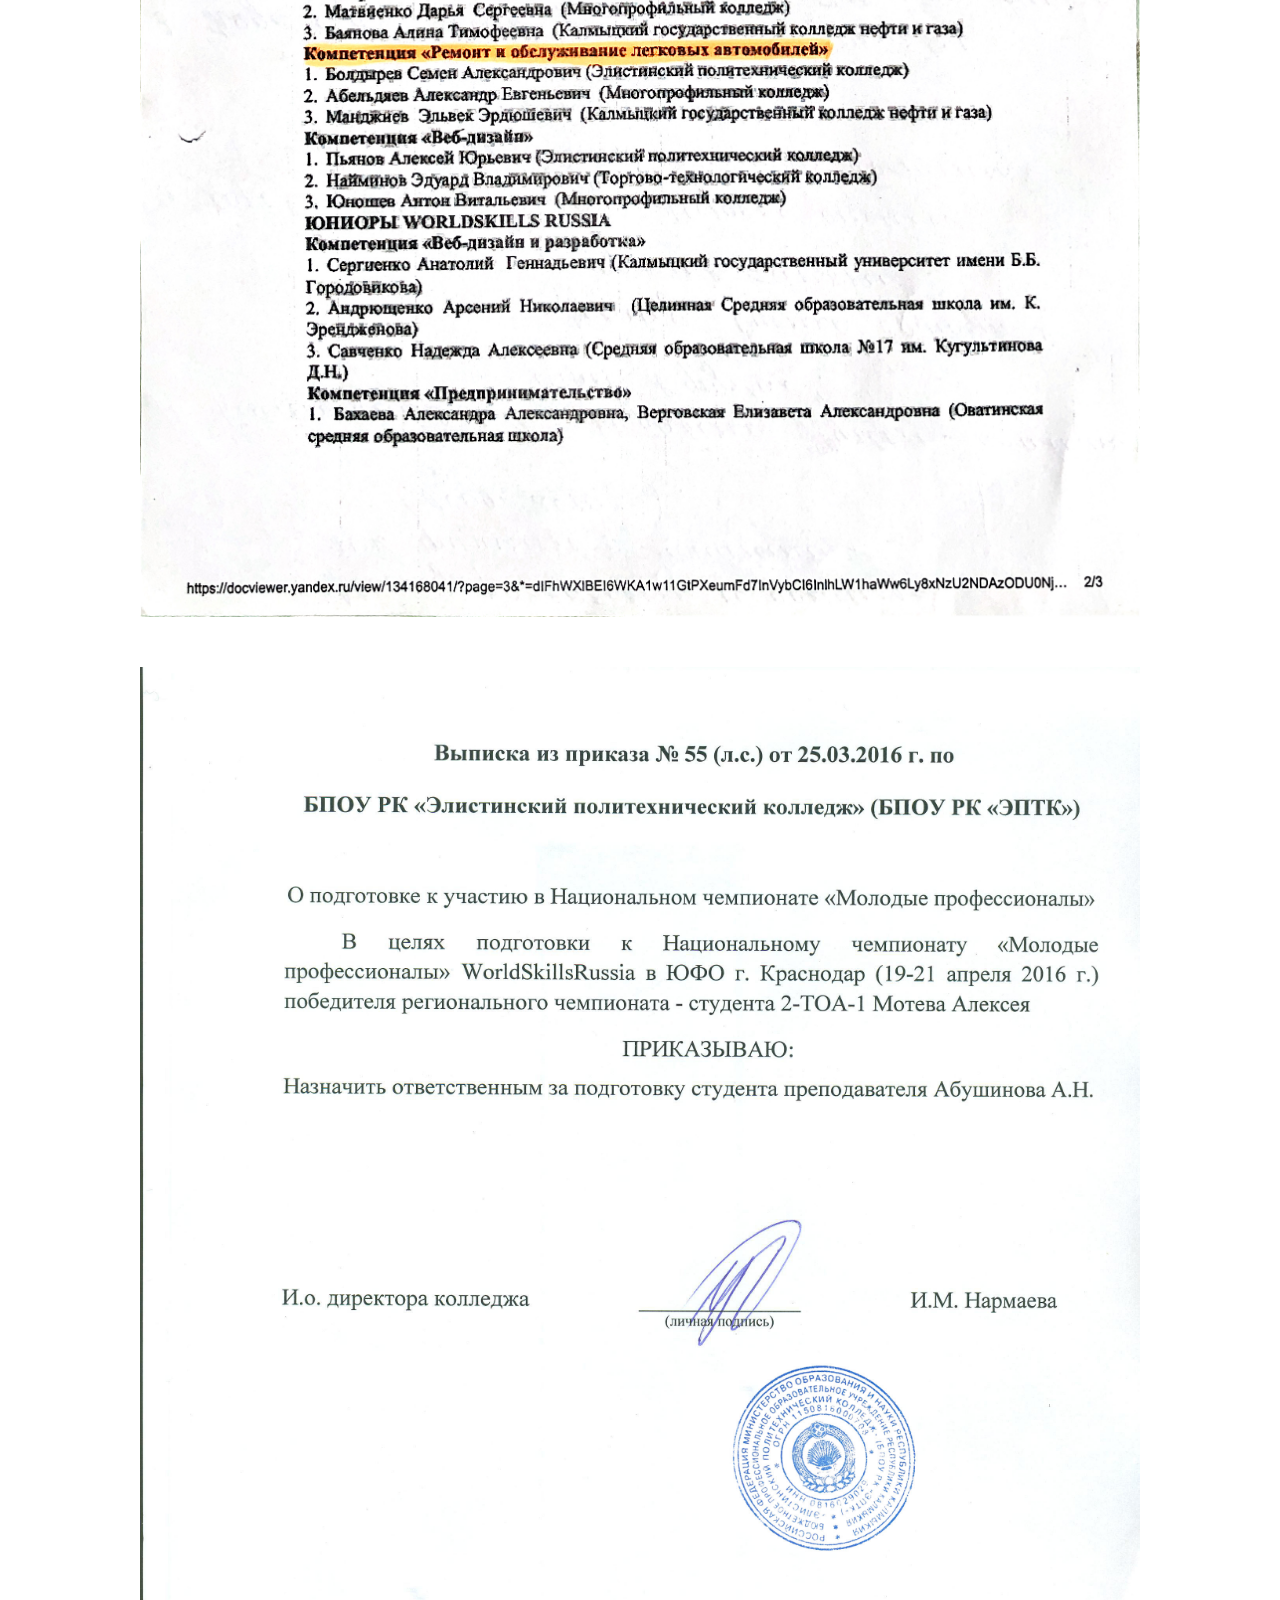
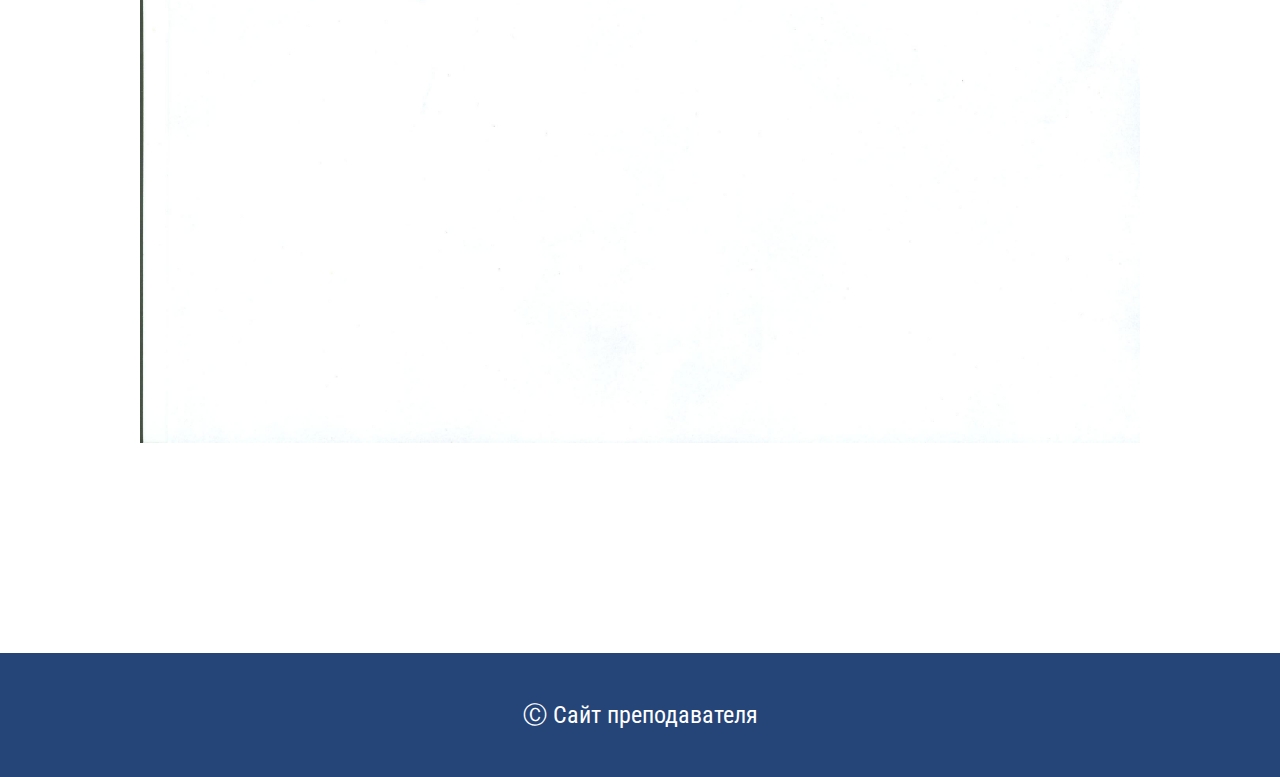
<file: pages/1.2.html>
<!DOCTYPE html>
<html>

<head>
    <meta charset="UTF-8">
    <meta name="viewport" content="width=device-width, initial-scale=1.0">
    <link rel="stylesheet" href="../css/style.css">
    <link rel="stylesheet" href="../css/media.css">
    <link rel="icon" href="../img/favik.png" type="image/x-icon">
    <title>Abushinov</title>
</head>

<body>
    <div class="wrapper">

        <!-- Шапка -->
        <header class="header header__for-all">
            <div class="header__container container">
                <a href="../index.html" class="header__logo"><img src="../img/logo.png" alt=""></a>
                <div class="header__menu menu">
                    <div class="menu__icon">
                        <span></span>
                    </div>
                    <nav class="menu__body">
                        <ul class="menu__list">
                            <li><a href="../index.html" class="menu__link">Главная страница</a></li>
                            <li class="menu__link-allopen">
                                <a class="menu__link menu__link-open _active">Качество знаний <br> по итогам внутренних
                                   <br> и  внешних мониторингов
                                    </a>
                                <ul class="menu__sub-list">
                                    <li><a href="../pages/1.1.html" class="menu__sub-link">1.1. Качество знаний по итогам внутренних
                                        и внешних мониторингов
                                        </a></li>
                                    <li><a href="../pages/1.2.html" class="menu__sub-link">1.2. Результаты участия в чемпионатах «Молодые  профессионалы», «Абилимпикс», в очных олимпиадах, конкурсах профессионального мастерства</a></li>
                                    <li><a href="../pages/1.3.html" class="menu__sub-link">1.3. Результаты участия обучающихся и воспитанников в проектно-исследовательской деятельности, олимпиадах и конкурсах, научно-практических конференциях, соревнованиях.</a></li>
                                    <li><a href="../pages/1.4.html" class="menu__sub-link">1.4. Результаты участия обучающихся и воспитанников в заочных олимпиадах, конкурсах</a></li>
                                </ul>
                            </li>
                            <li class="menu__link-allopen">
                                <a class="menu__link menu__link-open">Методическое<br> руководство <br> группой педагогов</a>
                                <ul class="menu__sub-list">
                                    <li><a href="../pages/2.2.html" class="menu__sub-link">2.2. Методическое руководство группой педагогов</a></li>
                                    <li><a href="../pages/2.3.html" class="menu__sub-link">2.3. Участие в экзаменационных, экспертных, апелляционных комиссиях</a></li>
                                </ul>
                            </li>
                            <li class="menu__link-allopen">
                                <a class="menu__link menu__link-open">Вклад в повышение <br> качества образования, воспитания <br> и распространение собственного опыта.</a>
                                <ul class="menu__sub-list">
                                    <li><a href="../pages/3.1.html" class="menu__sub-link">3.1. Выступления на научно-практических конференциях, семинарах, методических объединениях (МО), педагогических советах и совещаниях. </a></li>
                                    <li><a href="../pages/3.2.html" class="menu__sub-link">3.2. Открытые уроки и мастер-классы</a></li>
                                    <li><a href="../pages/3.3.html" class="menu__sub-link">3.3. Опубликованные  научные статьи, методические и дидактические разработки по вопросам реализации основной профессиональной образовательной программы (ОПОП)</a></li>
                                    <li><a href="../pages/3.5.html" class="menu__sub-link">3.5. Повышение квалификации</a></li>
                                </ul>
                            </li>
                            <li class="menu__link-allopen">
                                <a class="menu__link menu__link-open">Личные результаты</a>
                                <ul class="menu__sub-list">
                                    <li><a href="../pages/4.1.html" class="menu__sub-link">4.1. Результат личного участия в конкурсах профессионального  мастерства</a></li>
                                </ul>
                            </li>
                            <li class="menu__link-allopen">
                                <a class="menu__link menu__link-open">Награды</a>
                                <ul class="menu__sub-list">
                                    <li><a href="../pages/6.html" class="menu__sub-link">6. Награды и поощрения успехов в профессиональной деятельности</a></li>
                                </ul>
                            </li>
                        </ul>
                    </nav>
                </div>
            </div>
        </header>


        <main class="page">

            <section class="result-first">
                <div class="result-first__container contaner">
                    <h1 class="result-first__title">Результаты участия в чемпионатах «Молодые профессионалы», «Абилимпикс», в очных олимпиадах, конкурсах профессионального мастерства</h1>

                    <div class="result-first__img-container">
                        <div class="result-first__img-card">
                            <table>
                                <tbody>
                                    <tr>
                                        <td class="result-first__sell">Мероприятие</td>
                                        <td class="result-first__sell">ФИО участника</td>
                                        <td class="result-first__sell">Результат</td>
                                        <td class="result-first__sell">Дата</td>
                                        <td class="result-first__sell">Ссылка на документ</td>
                                    </tr>
                                    <tr>
                                        <td class="result-first__sell">Региональный чемпионат «Молодые профессионалы» (WorldSkillsRussia) в Республике Калмыкия
                                        </td>
                                        <td class="result-first__sell">Болдырев Семен Александрович</td>
                                        <td class="result-first__sell">1 место по компетенции «Ремонт и обслуживание легковых автомобилей»
                                        </td>
                                        <td class="result-first__sell">28.02-4.03s. 2018г
                                        </td>
                                        <td class="result-first__sell">Распоряжение Регионального координационного Центра по Республике Калмыкия №7 от 4 марта 2018года Приказ ЭПТК №09 (л.с.) от 17.01.2018
                                        </td>
                                    </tr>
                                    <tr>
                                        <td class="result-first__sell">Национальный чемпионат «Молодые профессионалы» (WorldSkillsRussia) в ЮФО
                                        </td>
                                        <td class="result-first__sell">Мотев Алексей</td>
                                        <td class="result-first__sell">участие</td>
                                        <td class="result-first__sell">19-21.04 2016</td>
                                        <td class="result-first__sell">Приказ ЭПТК № 55 (л.с.) от 25.03.2016
                                            <a href="https://elista.bezformata.com/listnews/molodie-professionali-worldskills/45185739/">elistabez formatacomlist newsmolodie - professionali - worldskills / 45185739/                                       
                                    </a>
                                        </td>
                                    </tr>
                                </tbody>
                            </table>
                        </div>
                        <div class="result-first__img-card"><img src="../img/img_first_2/second.jpg" alt="" class="result-first__img"></div>
                        <div class="result-first__img-card"><img src="../img/img_first_2/third.jpg" alt="" class="result-first__img"></div>
                        <div class="result-first__img-card"><img src="../img/img_first_2/four.jpg" alt="" class="result-first__img"></div>
                        <div class="result-first__img-card"><img src="../img/img_first_2/five.jpg" alt="" class="result-first__img"></div>
                    </div>
                </div>
            </section>

        </main>

        <footer class="footer">
            <div class="footer__container container">
                <div class="footer__text">Ⓒ Сайт преподавателя</div>
            </div>
        </footer>


    </div>

    <script src="../js/main.js"></script>
</body>

</html>
</file>
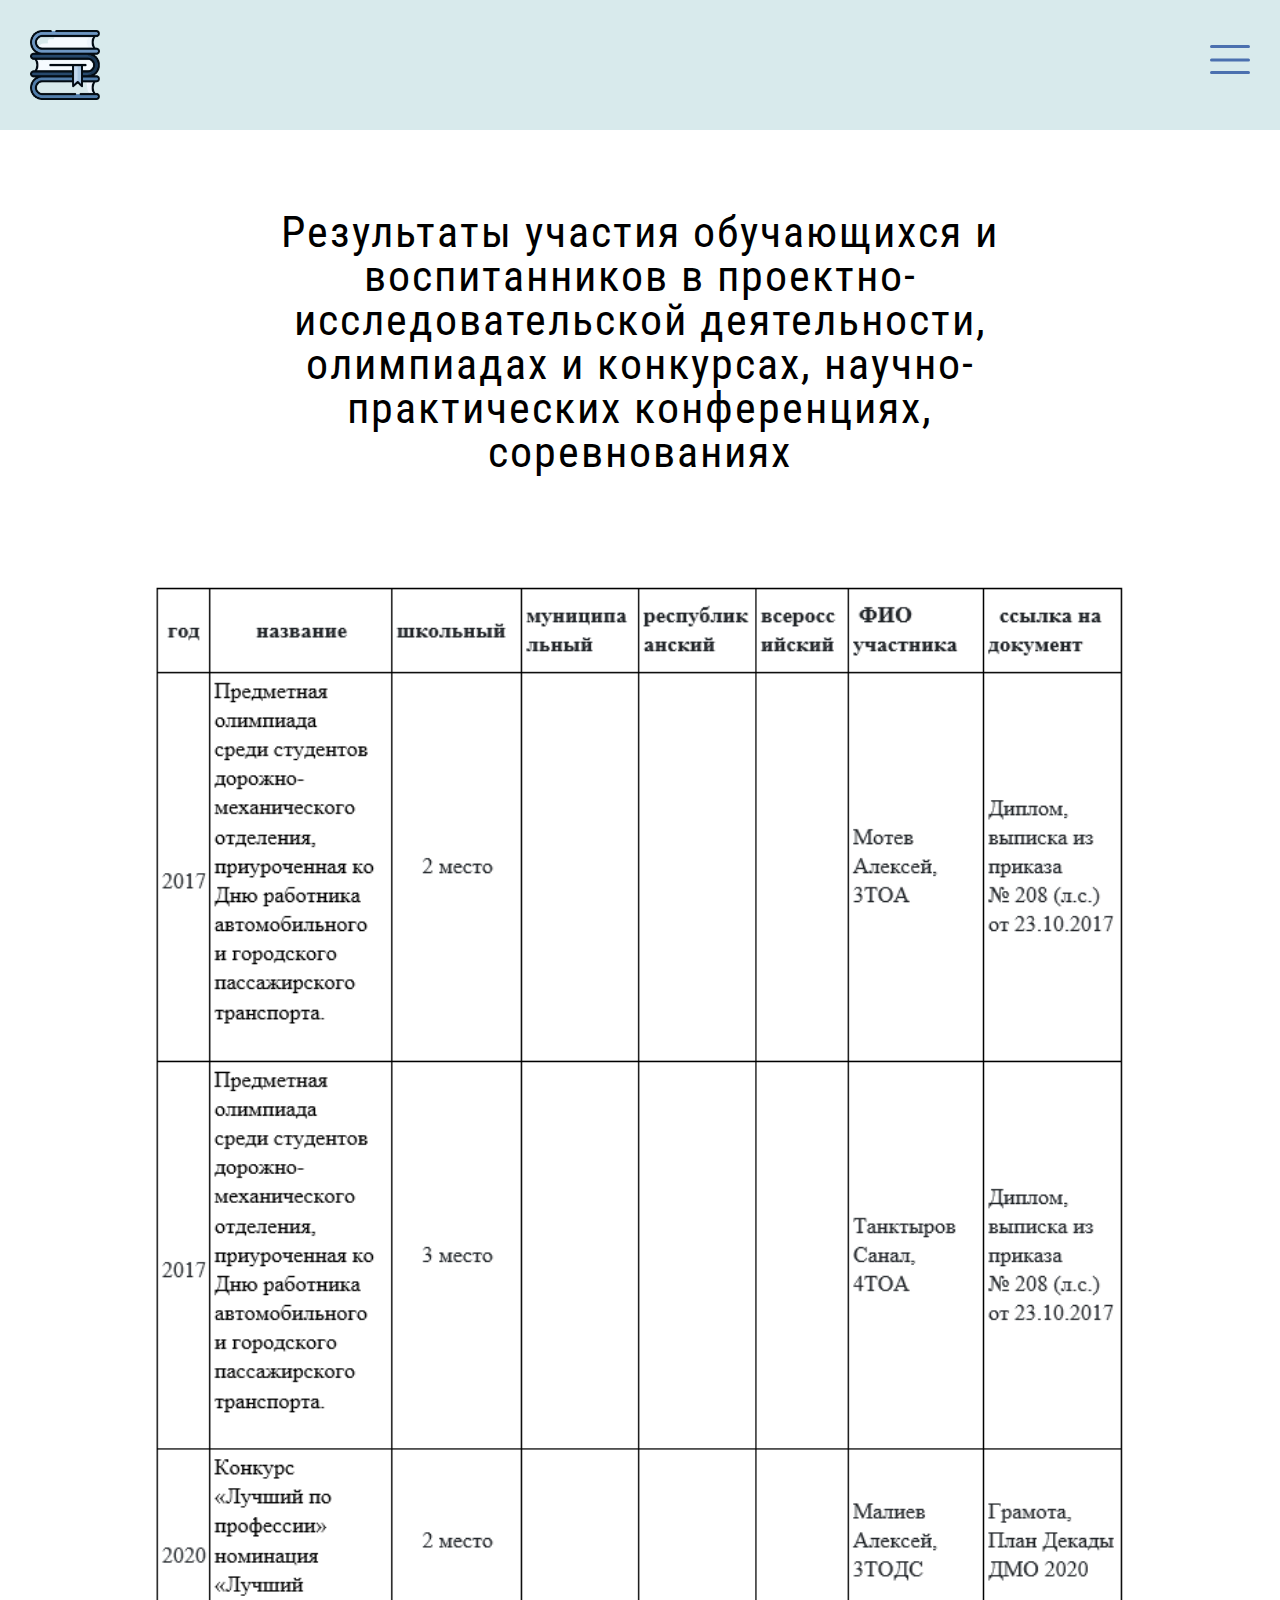
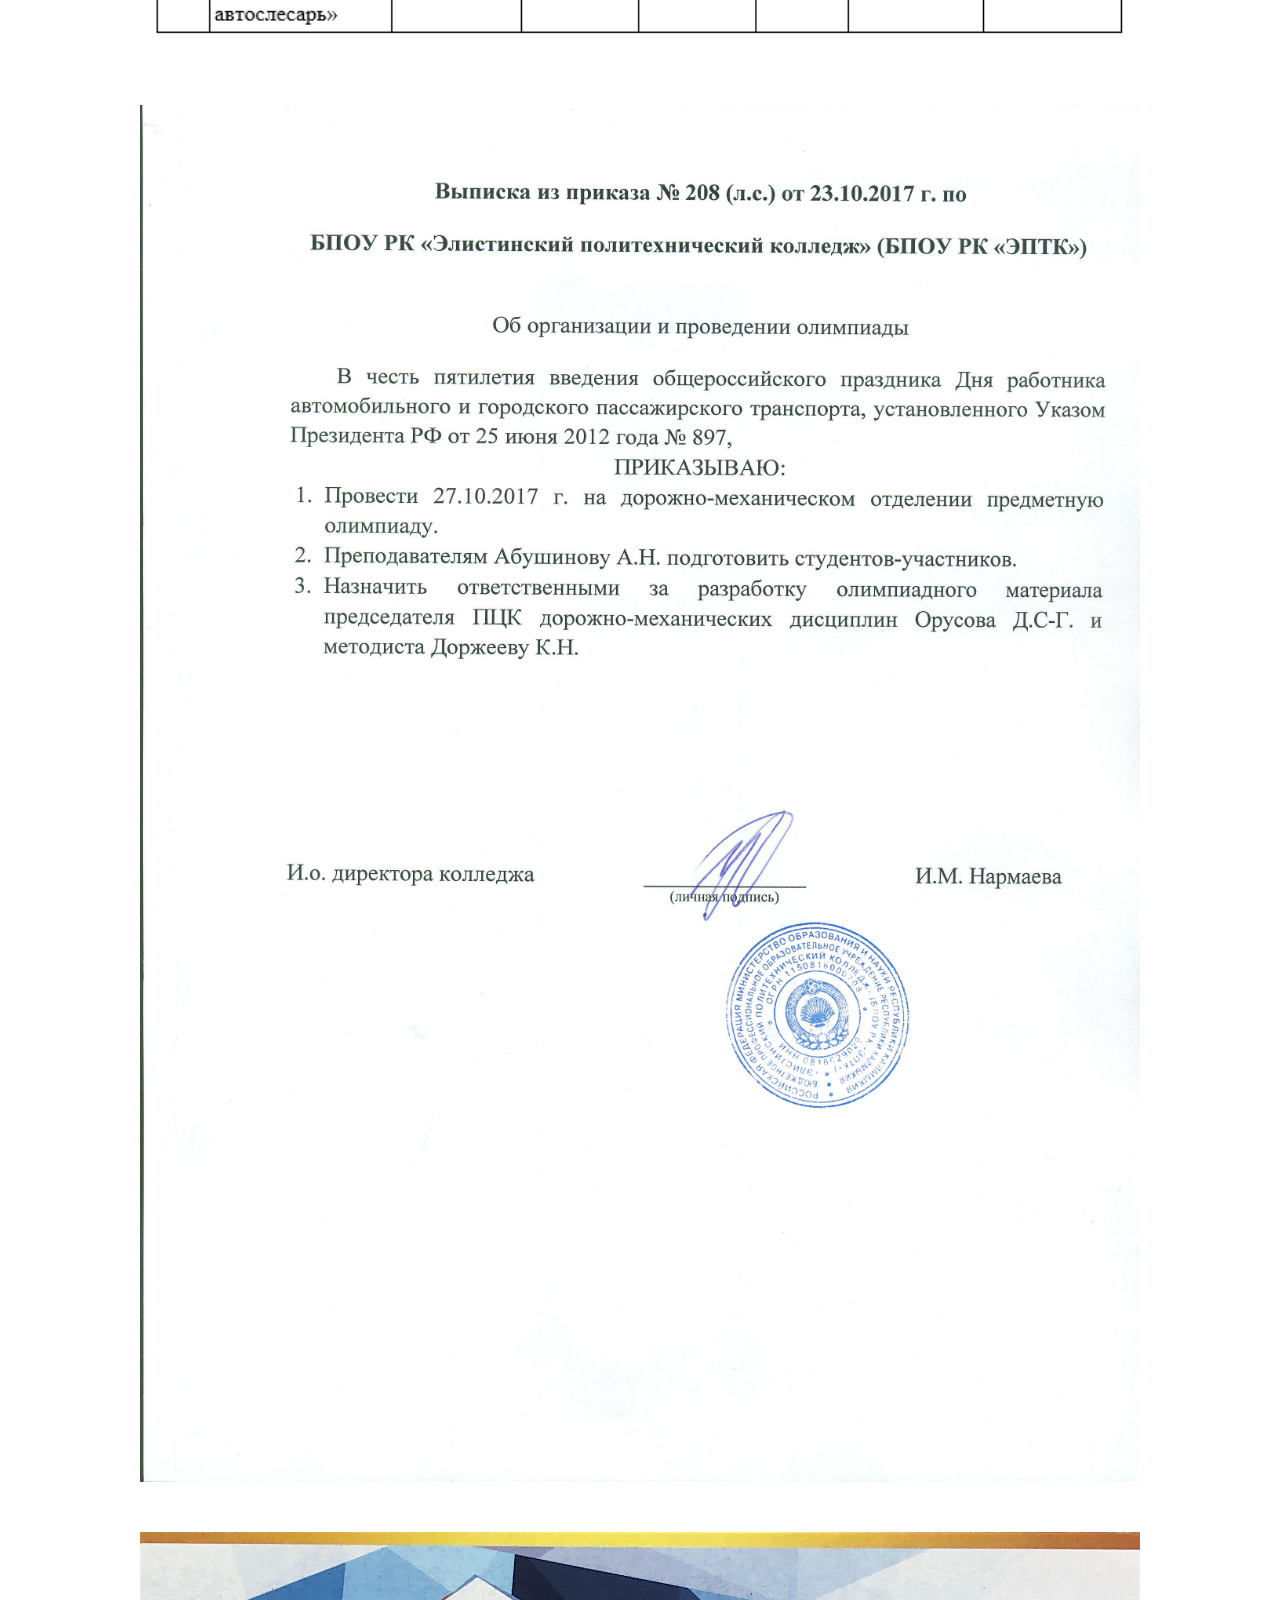
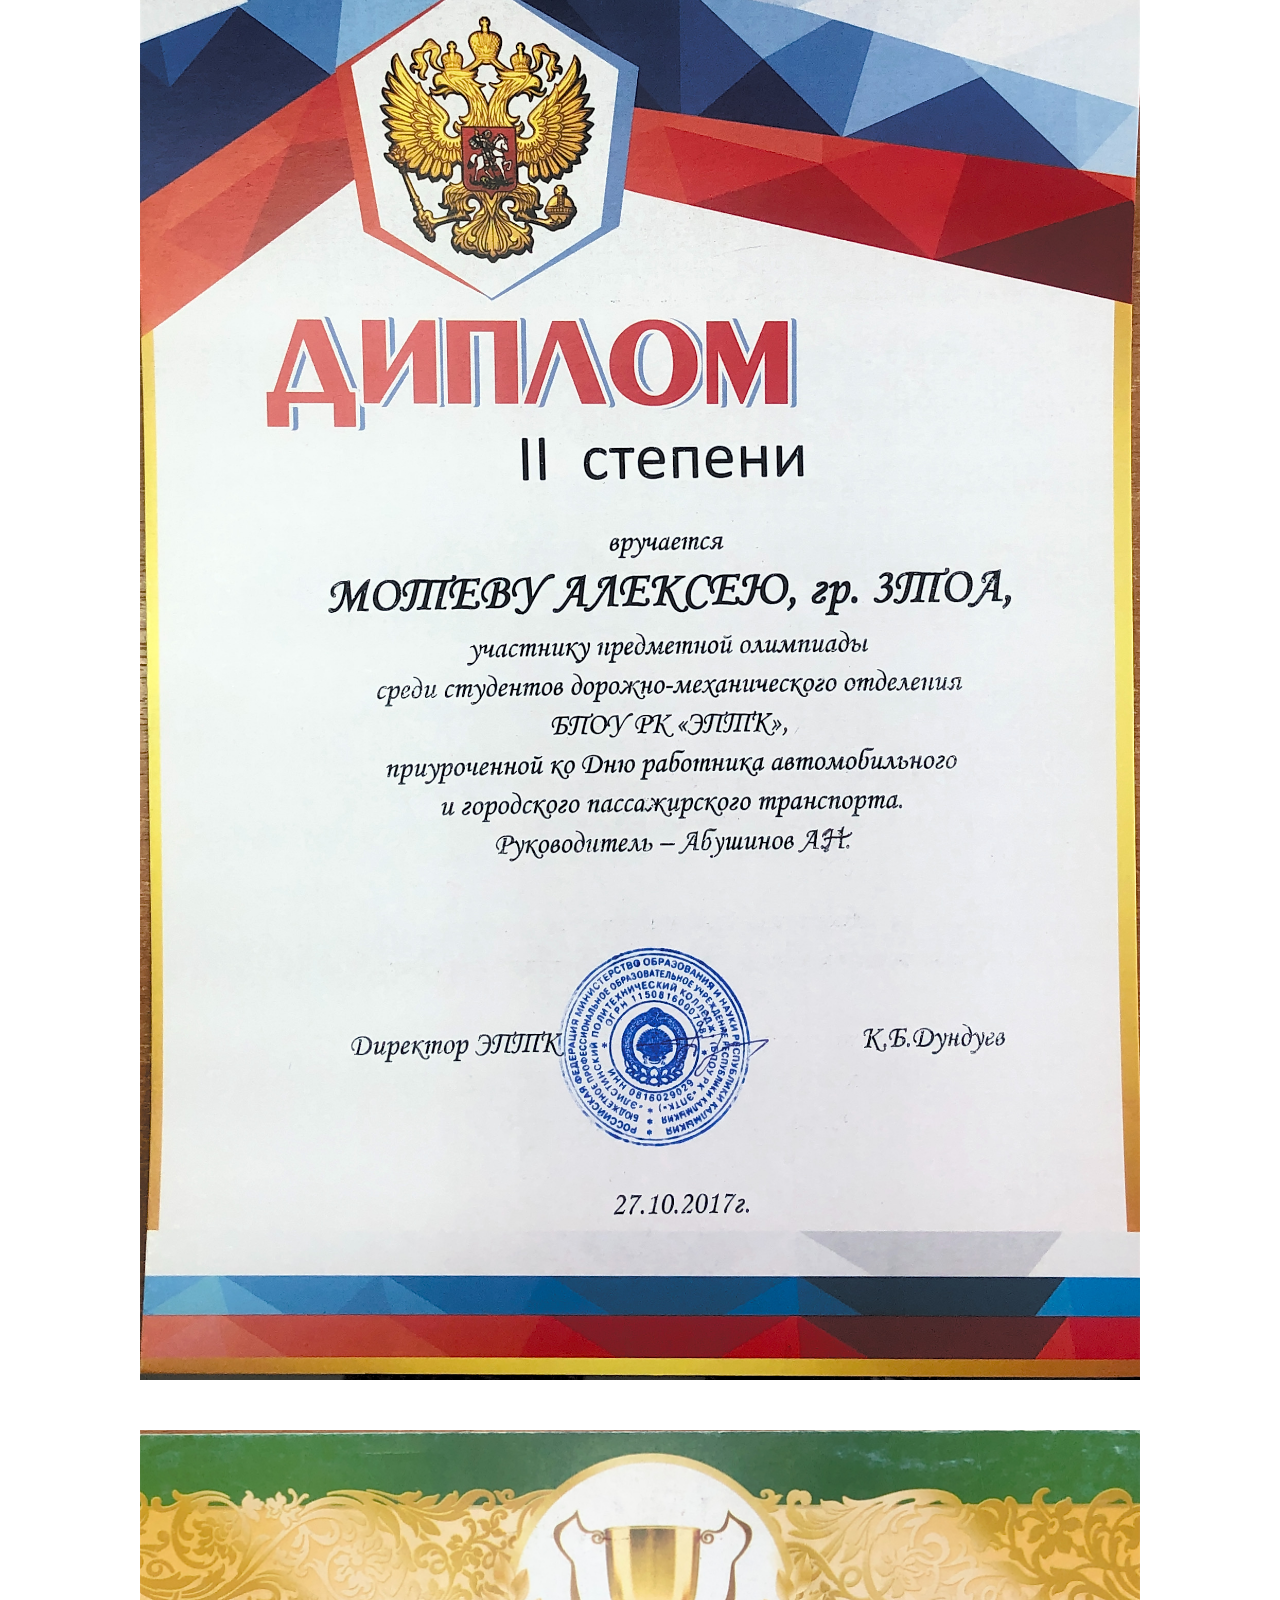
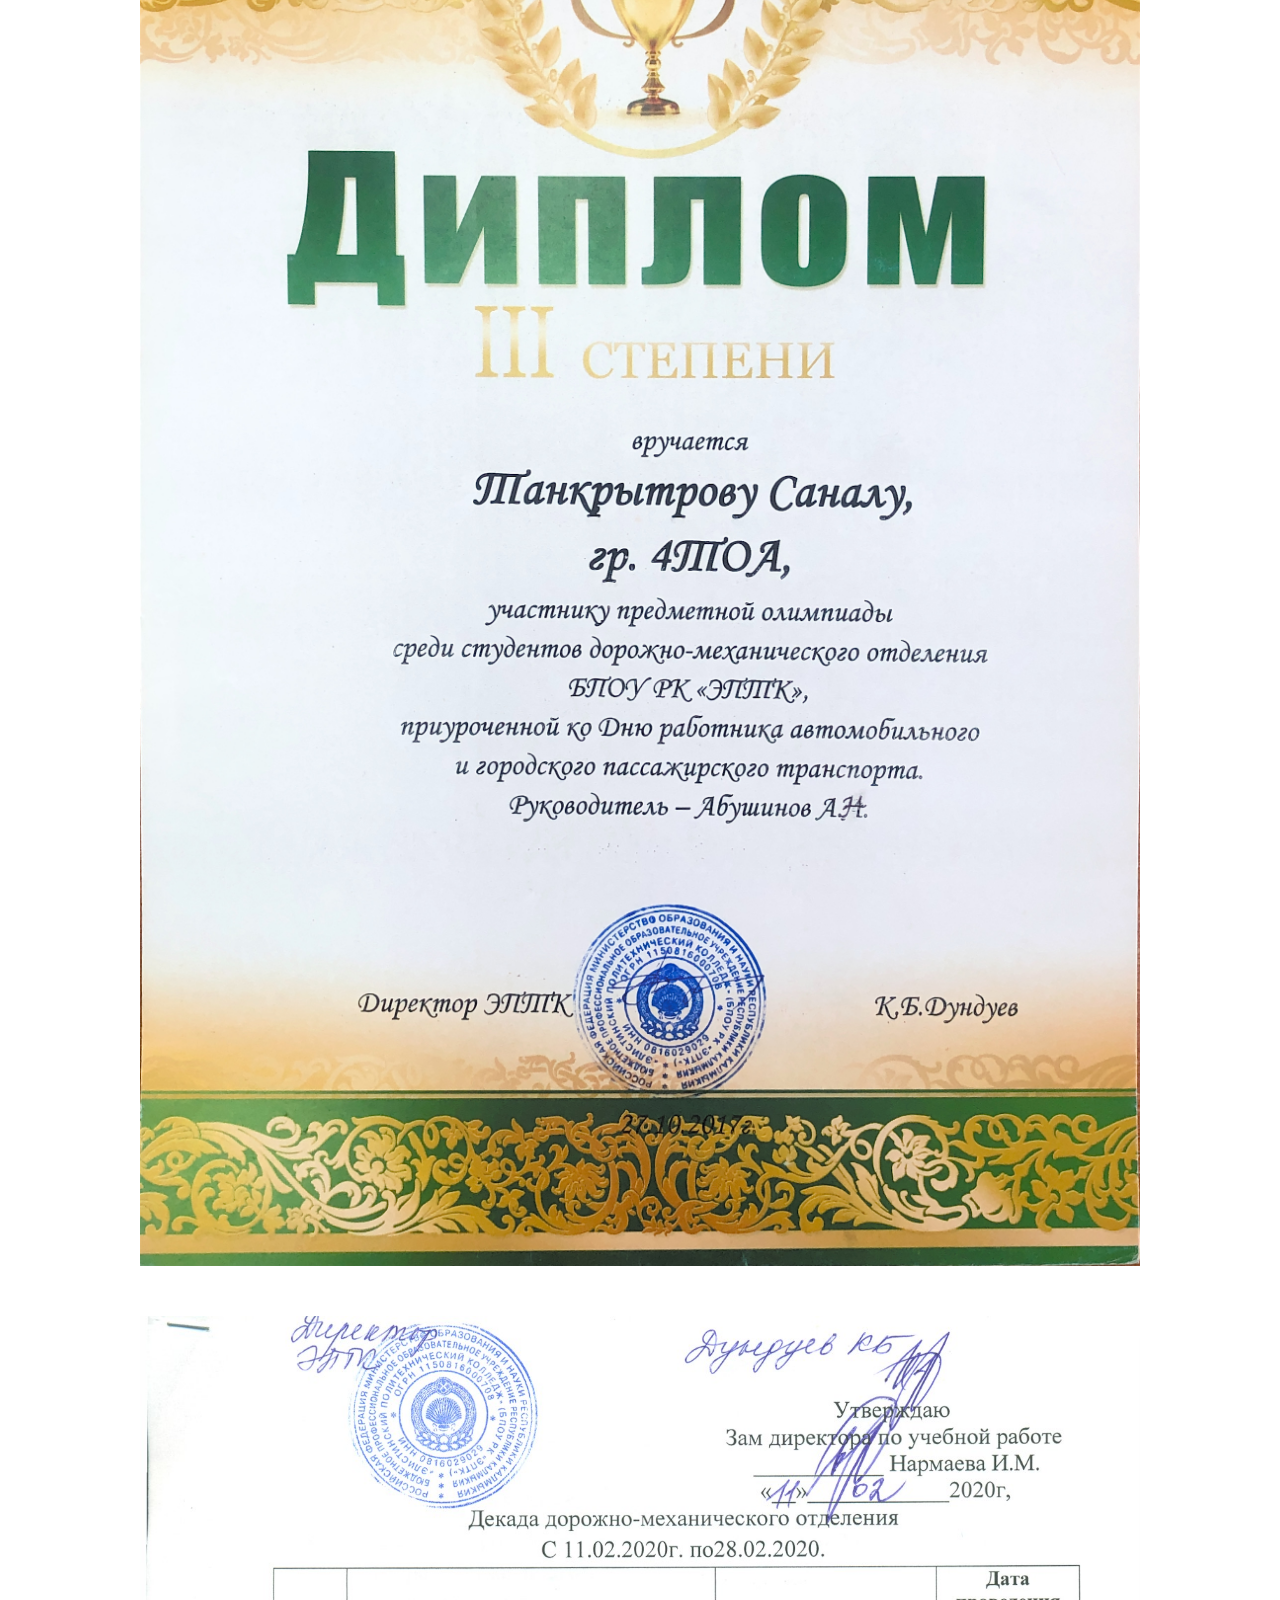
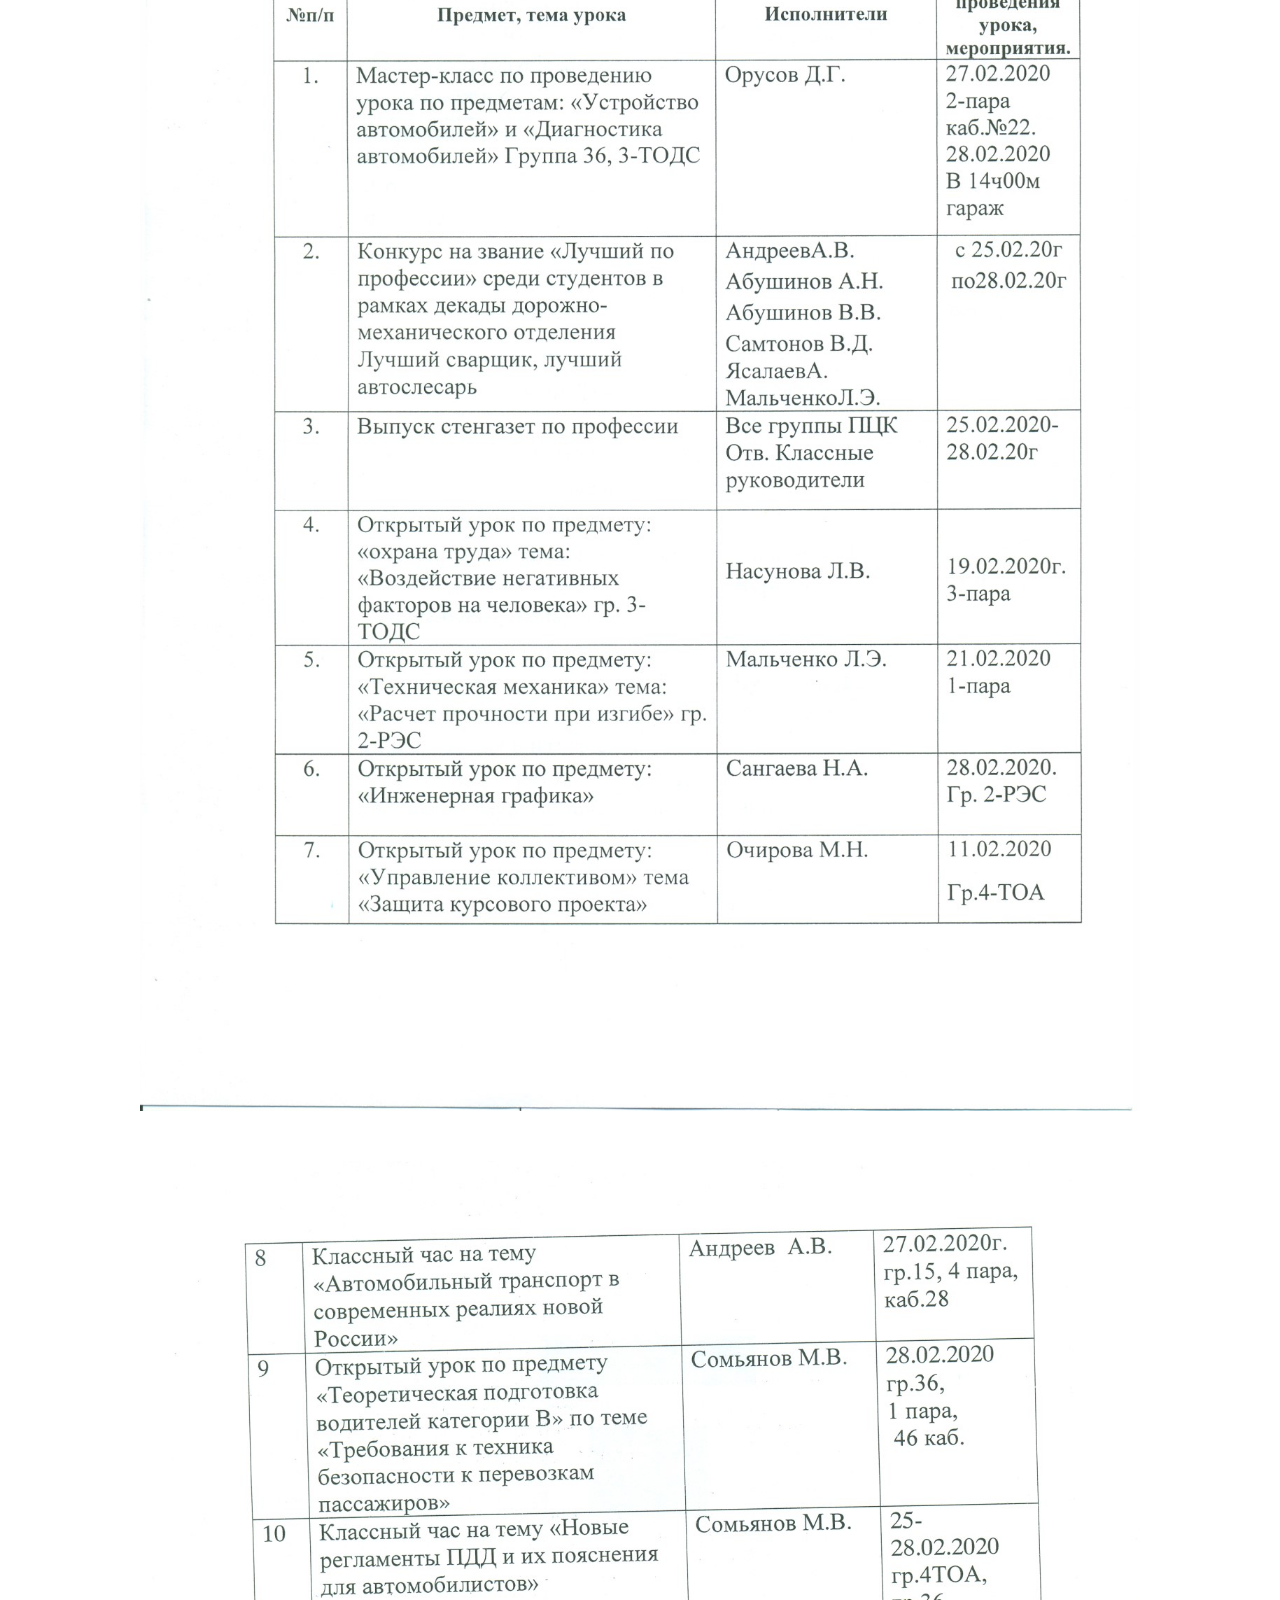
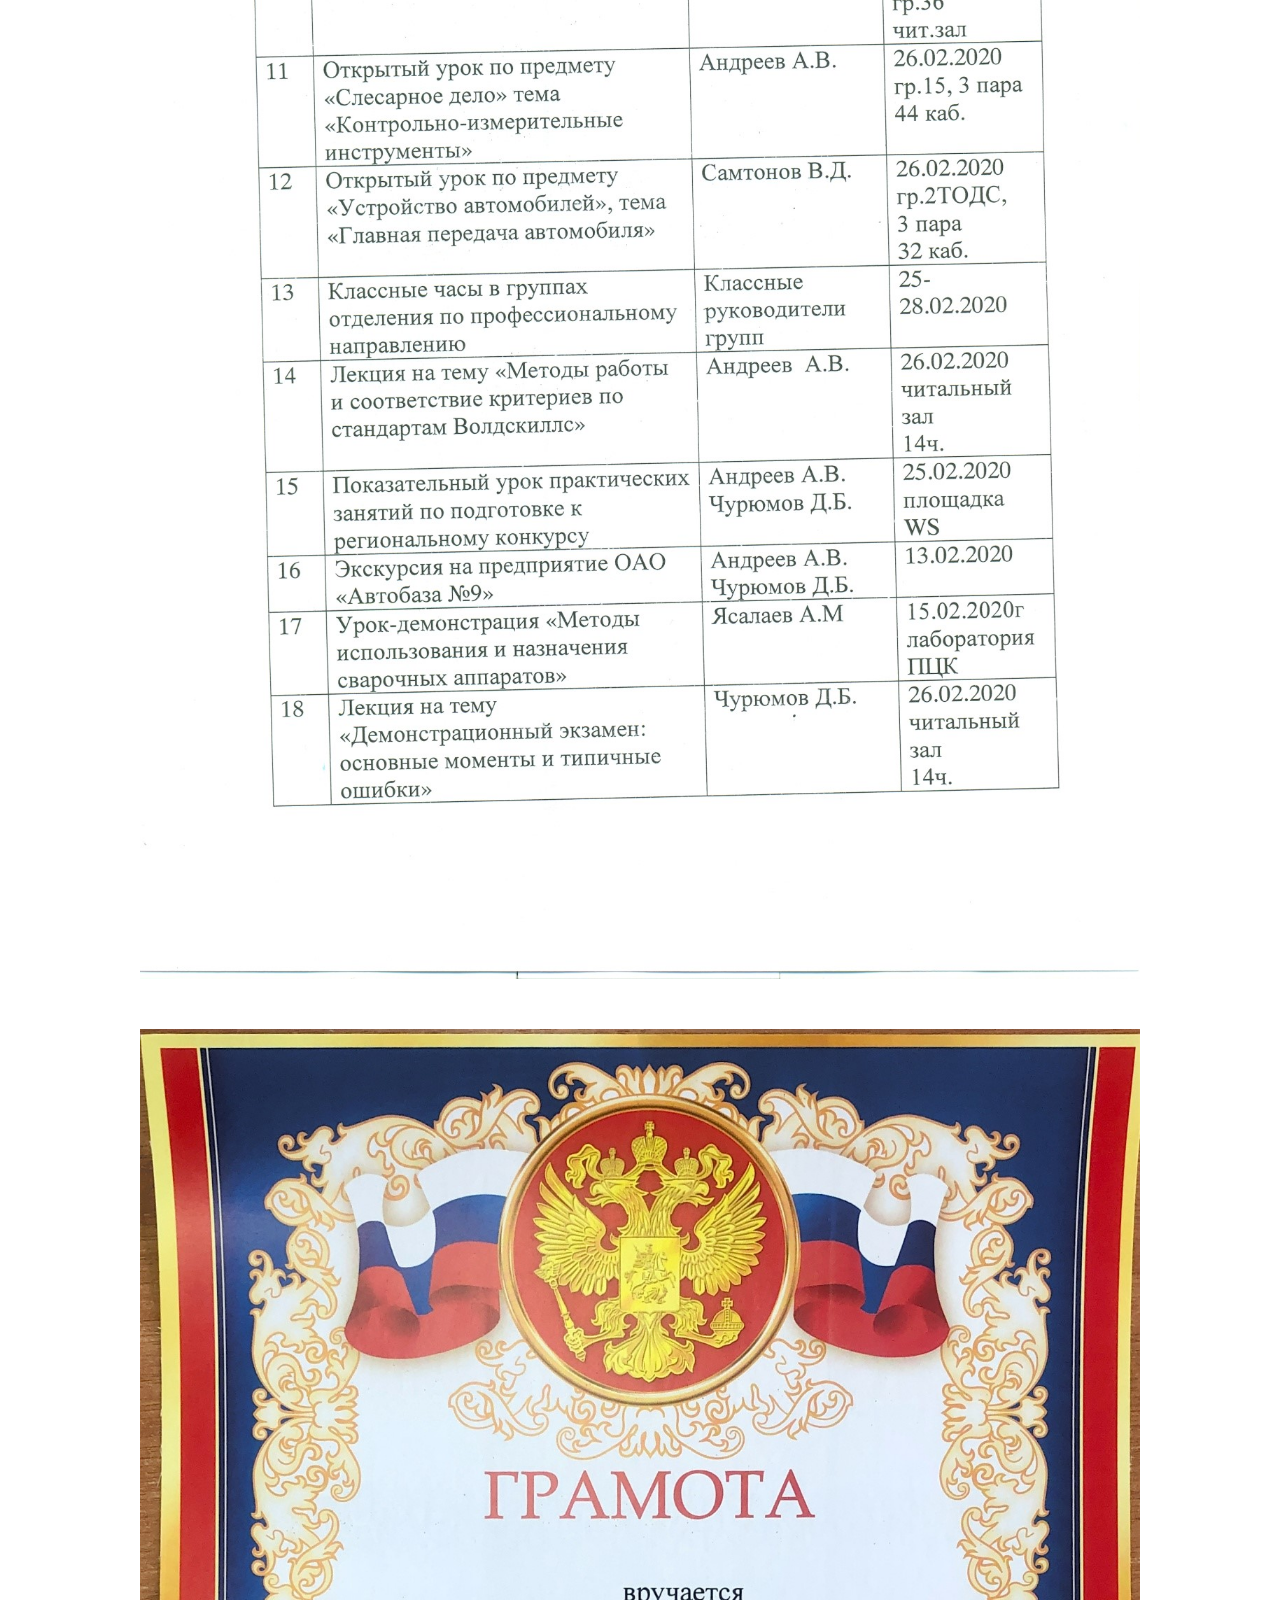
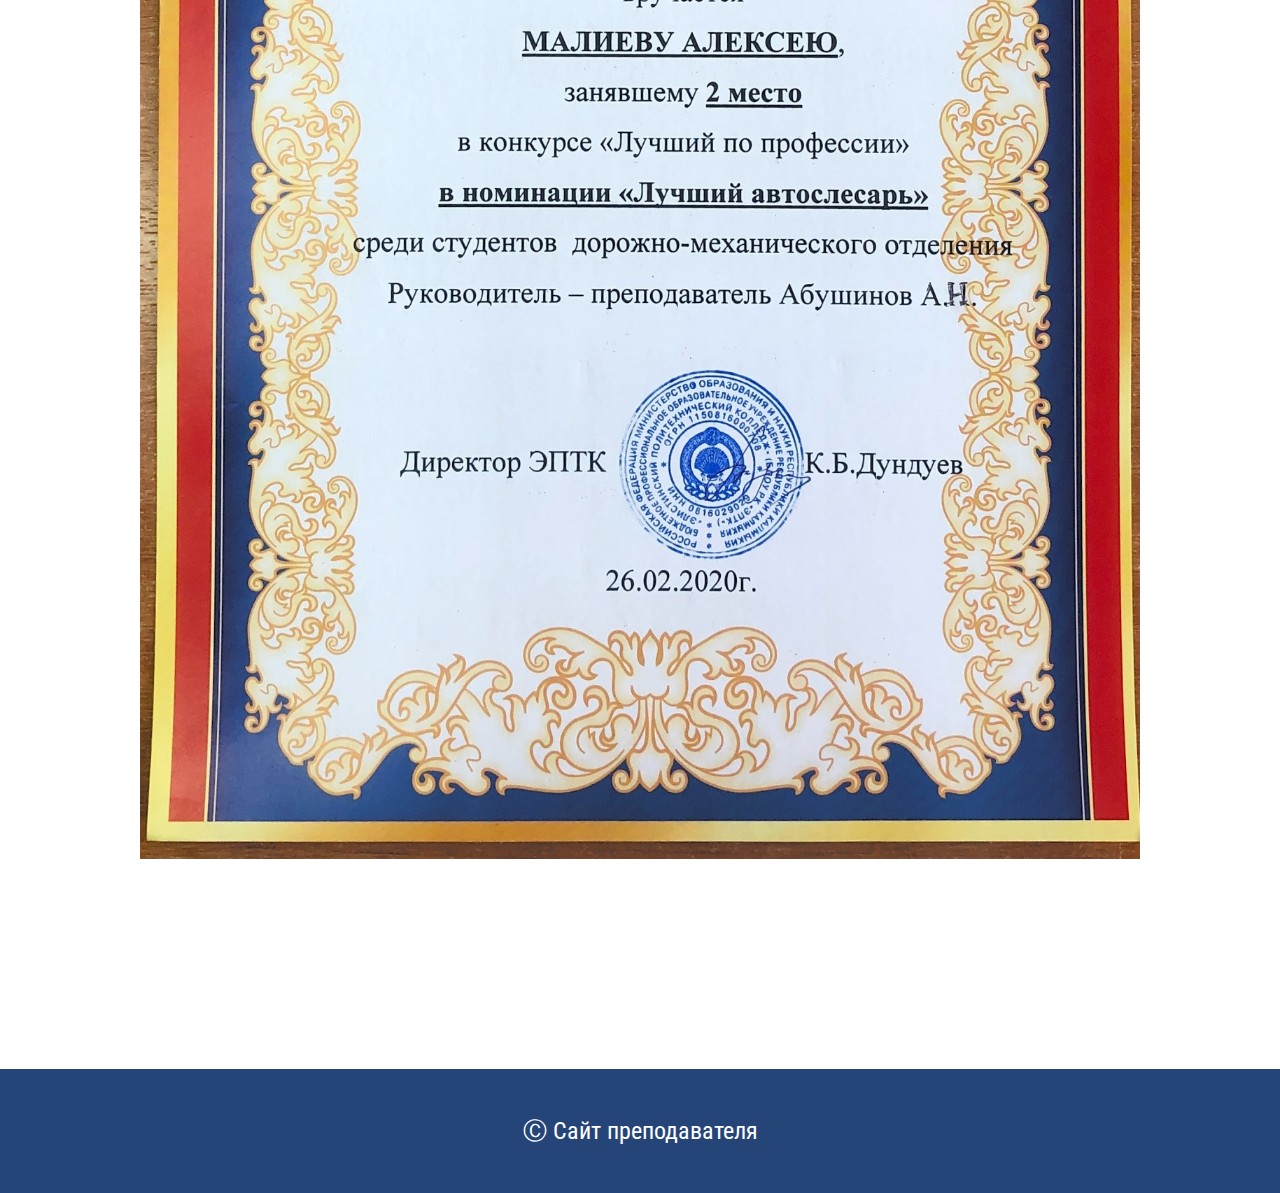
<file: pages/1.3.html>
<!DOCTYPE html>
<html>

<head>
    <meta charset="UTF-8">
    <meta name="viewport" content="width=device-width, initial-scale=1.0">
    <link rel="stylesheet" href="../css/style.css">
    <link rel="stylesheet" href="../css/media.css">
    <link rel="icon" href="../img/favik.png" type="image/x-icon">
    <title>Abushinov</title>
</head>

<body>
    <div class="wrapper">

        <!-- Шапка -->
        <header class="header header__for-all">
            <div class="header__container container">
                <a href="../index.html" class="header__logo"><img src="../img/logo.png" alt=""></a>
                <div class="header__menu menu">
                    <div class="menu__icon">
                        <span></span>
                    </div>
                    <nav class="menu__body">
                        <ul class="menu__list">
                            <li><a href="../index.html" class="menu__link">Главная страница</a></li>
                            <li class="menu__link-allopen">
                                <a class="menu__link menu__link-open _active">Качество знаний <br> по итогам внутренних
                                   <br> и  внешних мониторингов
                                    </a>
                                <ul class="menu__sub-list">
                                    <li><a href="../pages/1.1.html" class="menu__sub-link">1.1. Качество знаний по итогам внутренних
                                        и внешних мониторингов
                                        </a></li>
                                    <li><a href="../pages/1.2.html" class="menu__sub-link">1.2. Результаты участия в чемпионатах «Молодые  профессионалы», «Абилимпикс», в очных олимпиадах, конкурсах профессионального мастерства</a></li>
                                    <li><a href="../pages/1.3.html" class="menu__sub-link">1.3. Результаты участия обучающихся и воспитанников в проектно-исследовательской деятельности, олимпиадах и конкурсах, научно-практических конференциях, соревнованиях.</a></li>
                                    <li><a href="../pages/1.4.html" class="menu__sub-link">1.4. Результаты участия обучающихся и воспитанников в заочных олимпиадах, конкурсах</a></li>
                                </ul>
                            </li>
                            <li class="menu__link-allopen">
                                <a class="menu__link menu__link-open">Методическое<br> руководство <br> группой педагогов</a>
                                <ul class="menu__sub-list">
                                    <li><a href="../pages/2.2.html" class="menu__sub-link">2.2. Методическое руководство группой педагогов</a></li>
                                    <li><a href="../pages/2.3.html" class="menu__sub-link">2.3. Участие в экзаменационных, экспертных, апелляционных комиссиях</a></li>
                                </ul>
                            </li>
                            <li class="menu__link-allopen">
                                <a class="menu__link menu__link-open">Вклад в повышение <br> качества образования, воспитания <br> и распространение собственного опыта.</a>
                                <ul class="menu__sub-list">
                                    <li><a href="../pages/3.1.html" class="menu__sub-link">3.1. Выступления на научно-практических конференциях, семинарах, методических объединениях (МО), педагогических советах и совещаниях. </a></li>
                                    <li><a href="../pages/3.2.html" class="menu__sub-link">3.2. Открытые уроки и мастер-классы</a></li>
                                    <li><a href="../pages/3.3.html" class="menu__sub-link">3.3. Опубликованные  научные статьи, методические и дидактические разработки по вопросам реализации основной профессиональной образовательной программы (ОПОП)</a></li>
                                    <li><a href="../pages/3.5.html" class="menu__sub-link">3.5. Повышение квалификации</a></li>
                                </ul>
                            </li>
                            <li class="menu__link-allopen">
                                <a class="menu__link menu__link-open">Личные результаты</a>
                                <ul class="menu__sub-list">
                                    <li><a href="../pages/4.1.html" class="menu__sub-link">4.1. Результат личного участия в конкурсах профессионального  мастерства</a></li>
                                </ul>
                            </li>
                            <li class="menu__link-allopen">
                                <a class="menu__link menu__link-open">Награды</a>
                                <ul class="menu__sub-list">
                                    <li><a href="../pages/6.html" class="menu__sub-link">6. Награды и поощрения успехов в профессиональной деятельности</a></li>
                                </ul>
                            </li>
                        </ul>
                    </nav>
                </div>
            </div>
        </header>


        <main class="page">

            <section class="result-first">
                <div class="result-first__container contaner">
                    <h1 class="result-first__title">Результаты участия обучающихся и воспитанников в проектно-исследовательской деятельности, олимпиадах и конкурсах, научно-практических конференциях, соревнованиях</h1>

                    <div class="result-first__img-container">
                        <div class="result-first__img-card"><img src="../img/img_first_3/fist.png" alt="" class="result-first__img"></div>
                        <div class="result-first__img-card"><img src="../img/img_first_3/second.jpg" alt="" class="result-first__img"></div>
                        <div class="result-first__img-card"><img src="../img/img_first_3/third.jpg" alt="" class="result-first__img"></div>
                        <div class="result-first__img-card"><img src="../img/img_first_3/four.jpg" alt="" class="result-first__img"></div>
                        <div class="result-first__img-card"><img src="../img/img_first_3/five.jpg" alt="" class="result-first__img"></div>
                        <div class="result-first__img-card"><img src="../img/img_first_3/six.jpg" alt="" class="result-first__img"></div>
                        <div class="result-first__img-card"><img src="../img/img_first_3/seven.jpg" alt="" class="result-first__img"></div>
                    </div>
                </div>
            </section>

        </main>

        <footer class="footer">
            <div class="footer__container container">
                <div class="footer__text">Ⓒ Сайт преподавателя</div>
            </div>
        </footer>


    </div>

    <script src="../js/main.js"></script>
</body>

</html>
</file>
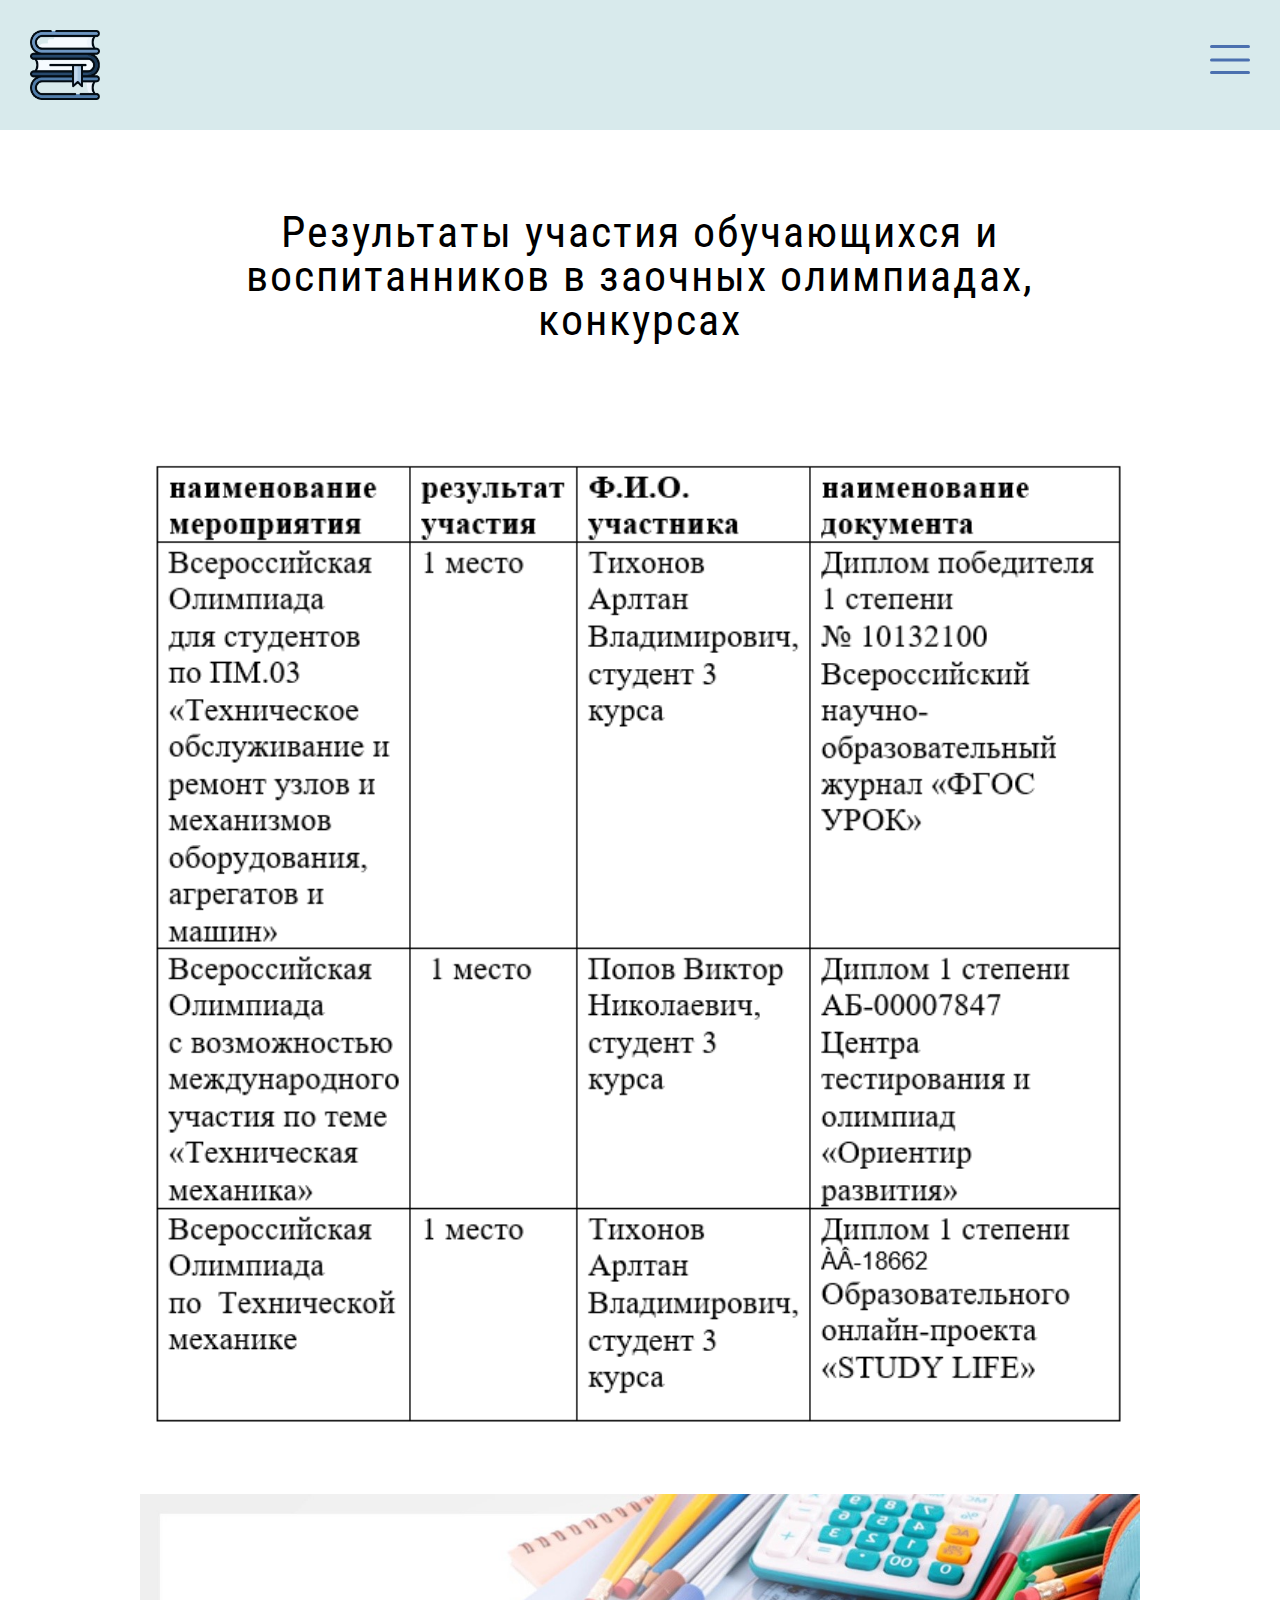
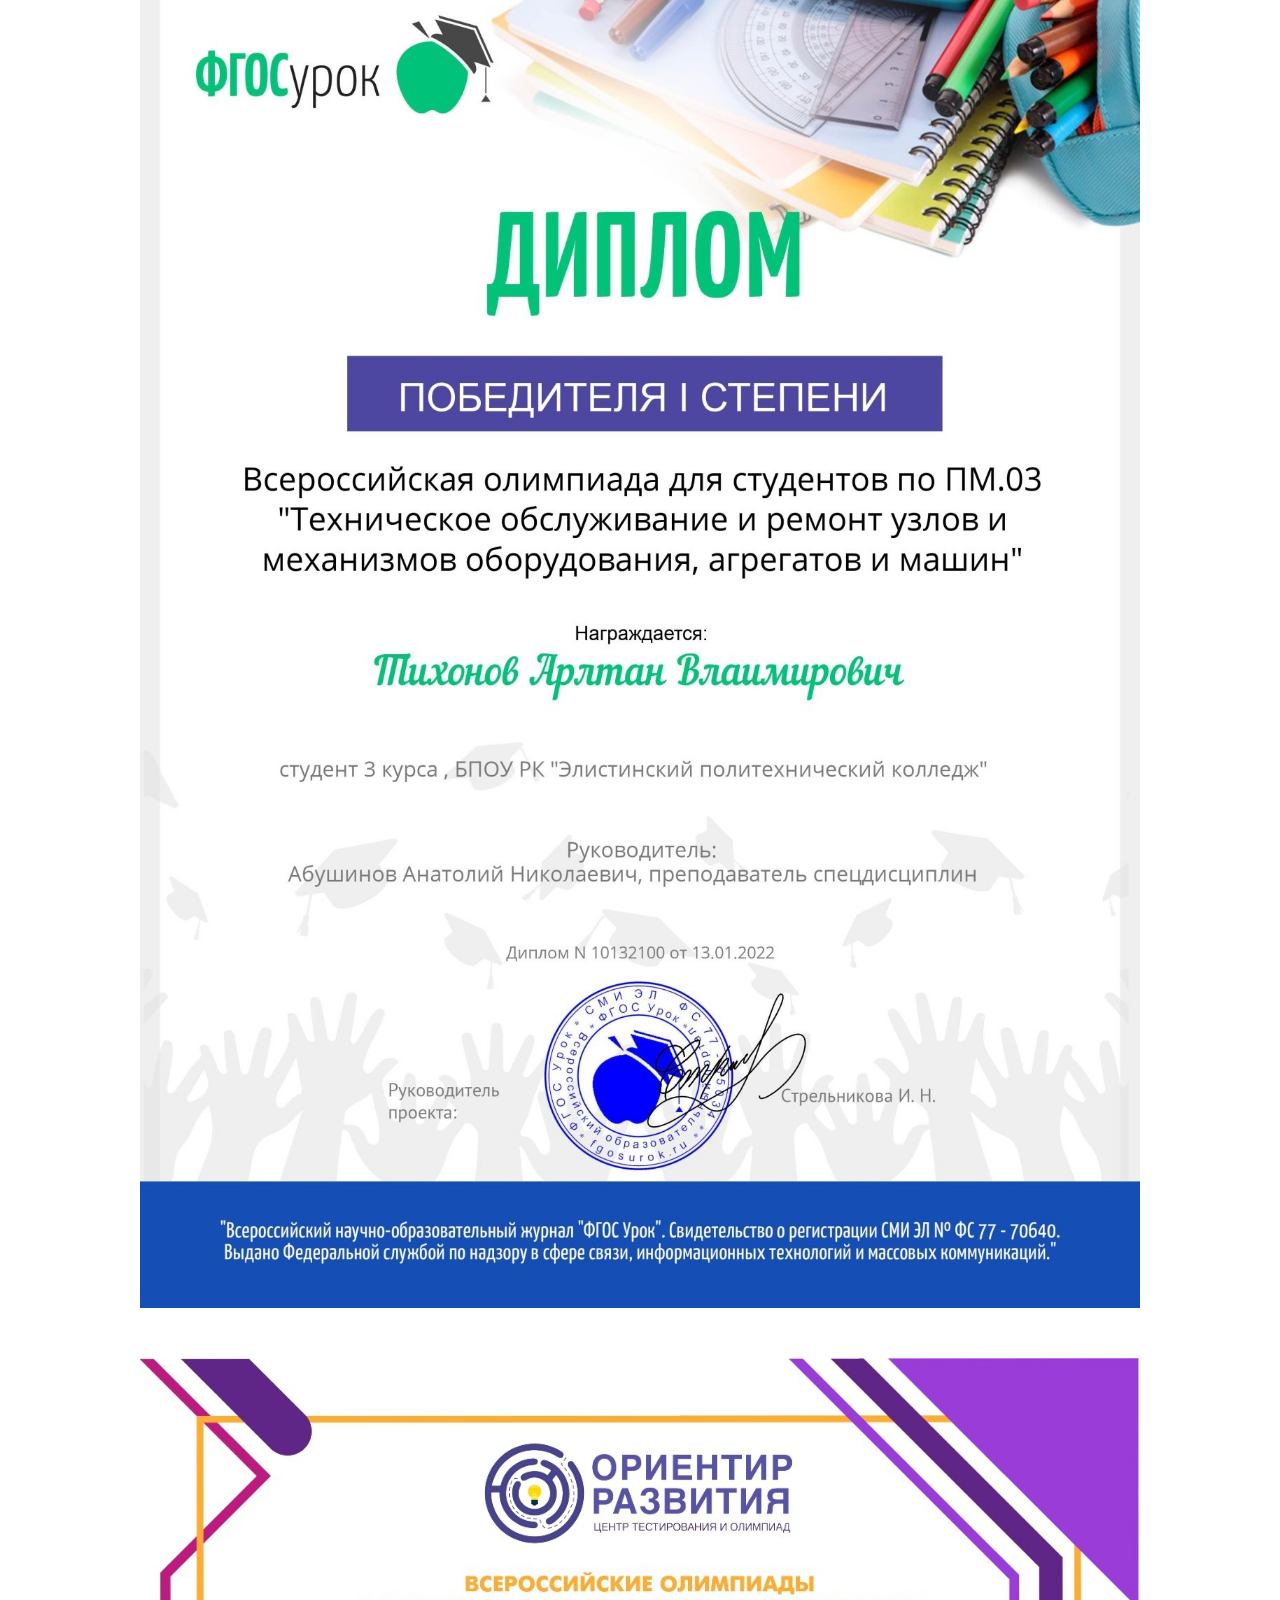
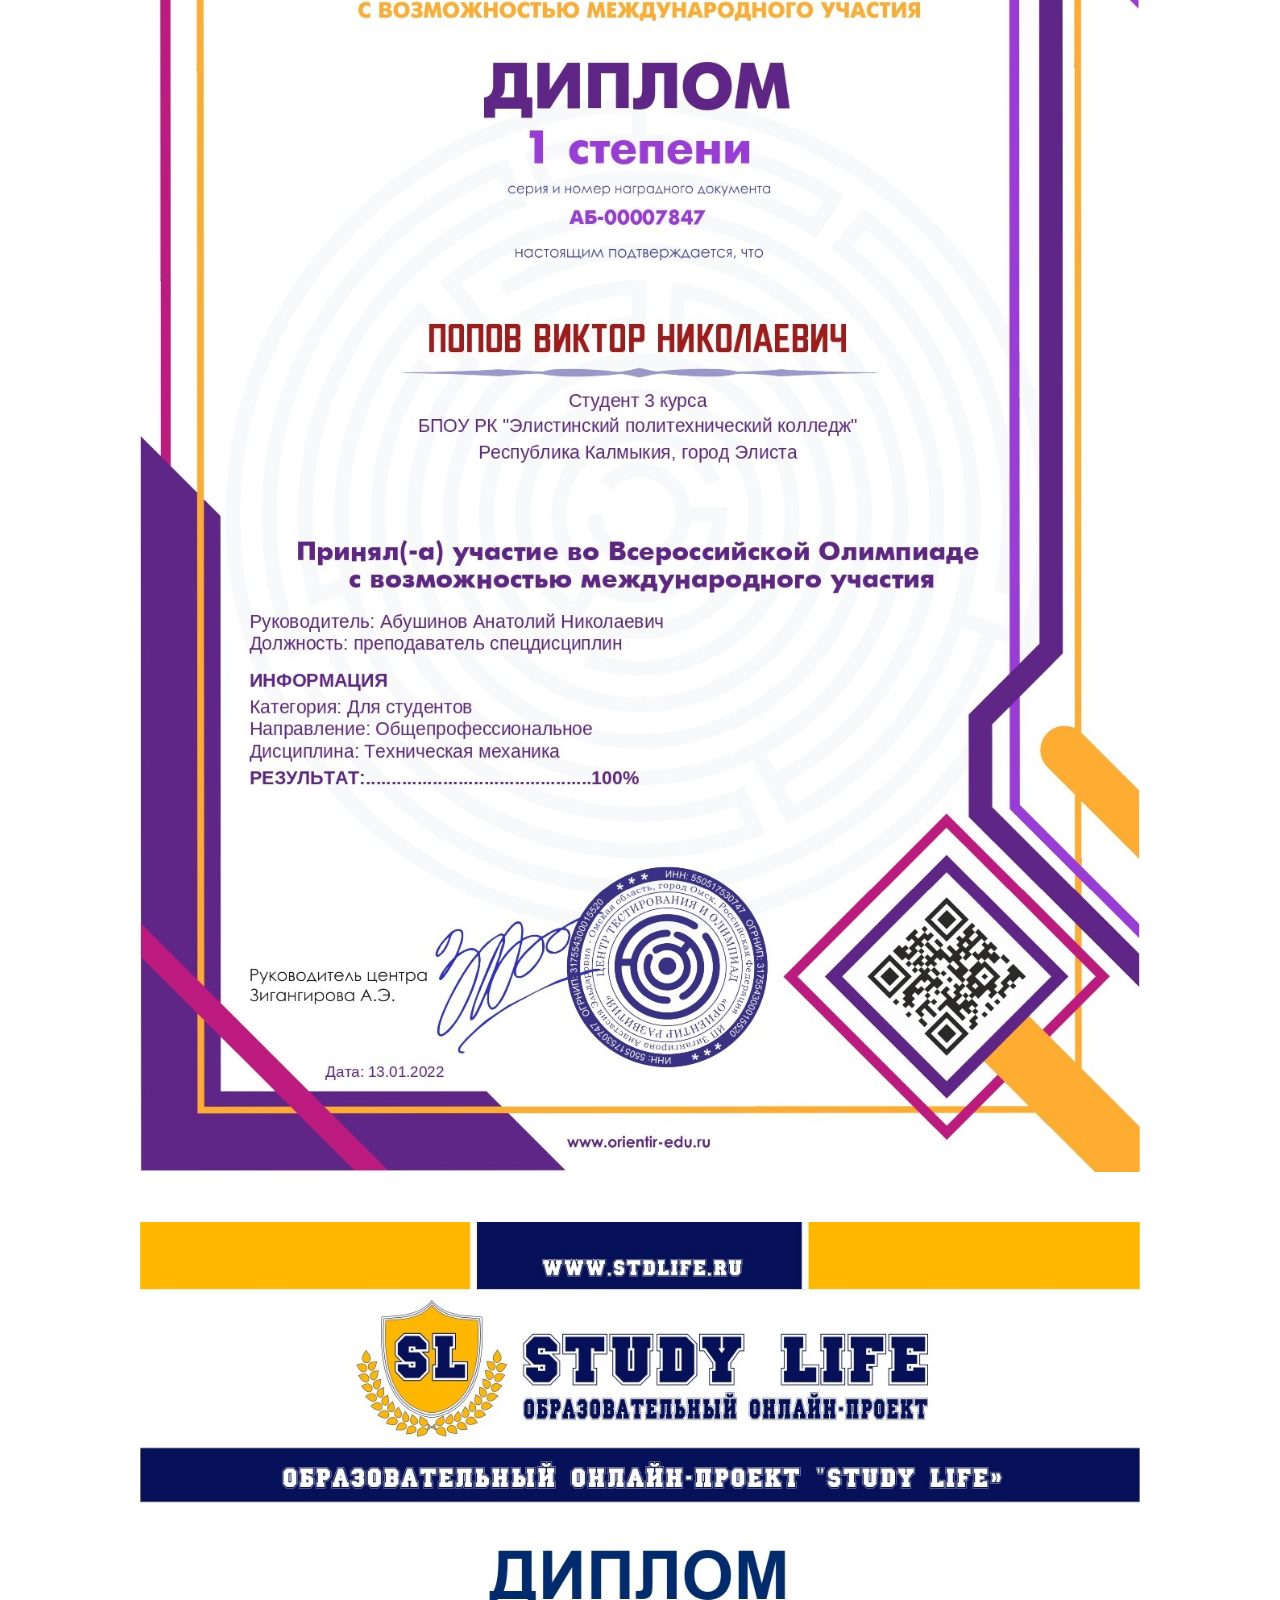
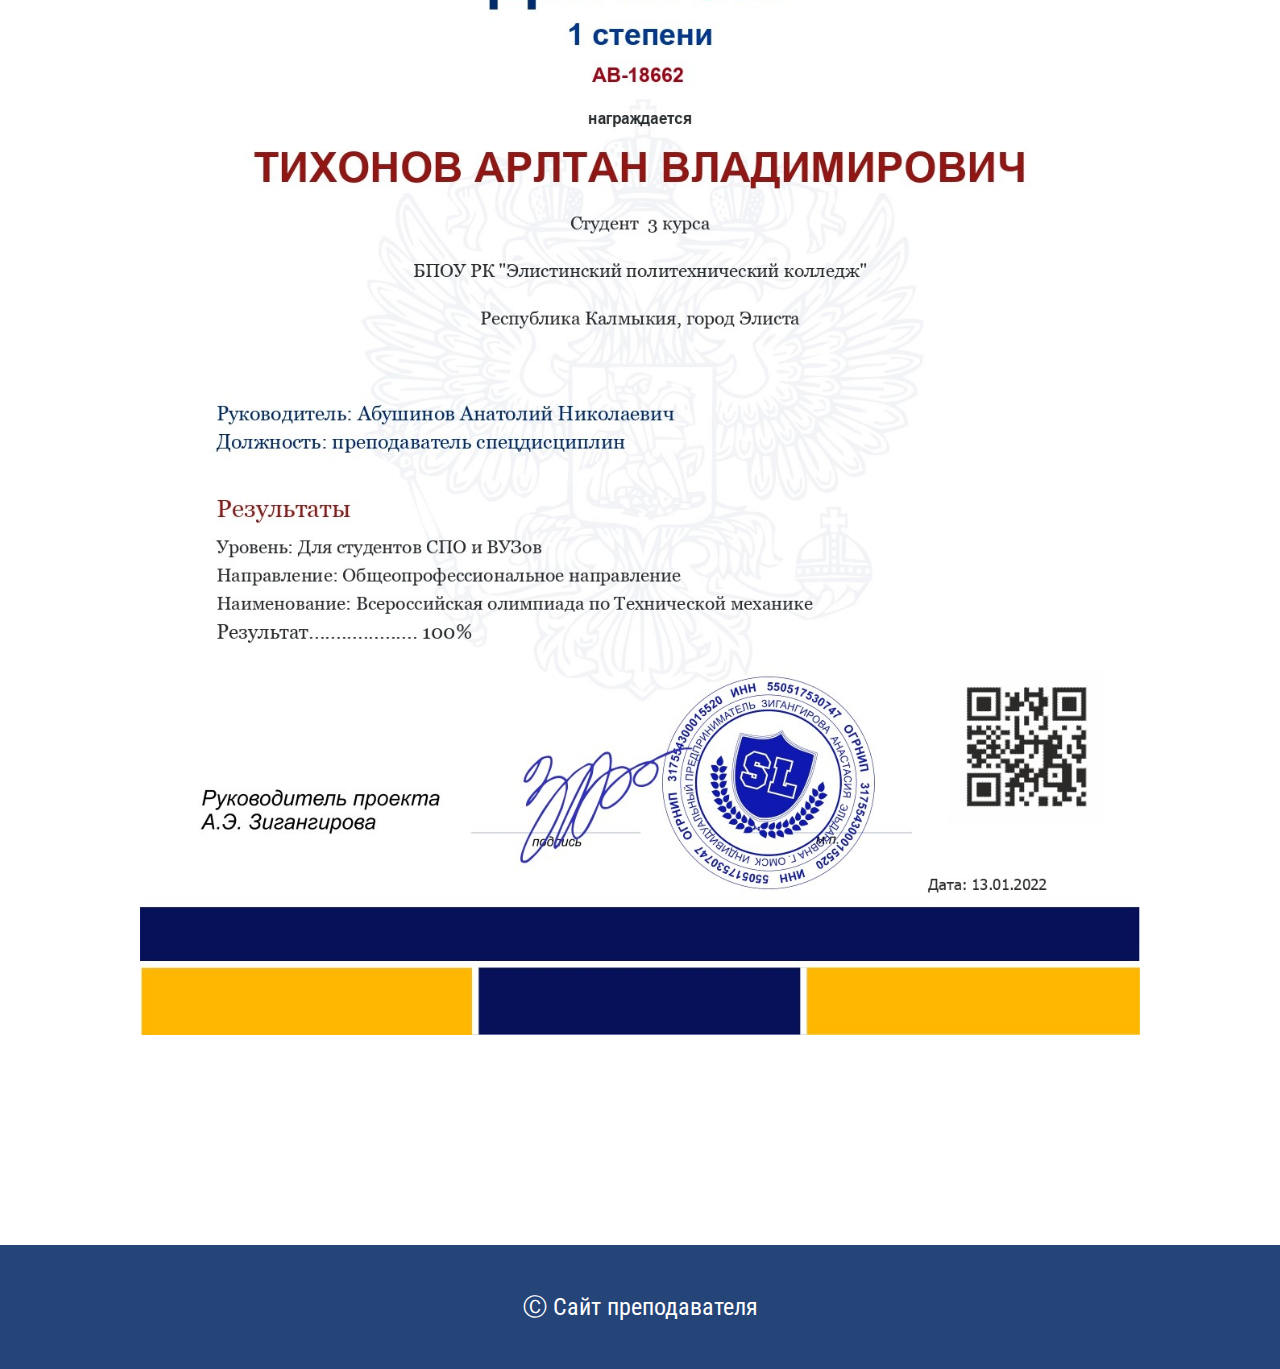
<file: pages/1.4.html>
<!DOCTYPE html>
<html>

<head>
    <meta charset="UTF-8">
    <meta name="viewport" content="width=device-width, initial-scale=1.0">
    <link rel="stylesheet" href="../css/style.css">
    <link rel="stylesheet" href="../css/media.css">
    <link rel="icon" href="../img/favik.png" type="image/x-icon">
    <title>Abushinov</title>
</head>

<body>
    <div class="wrapper">

        <!-- Шапка -->
        <header class="header header__for-all">
            <div class="header__container container">
                <a href="../index.html" class="header__logo"><img src="../img/logo.png" alt=""></a>
                <div class="header__menu menu">
                    <div class="menu__icon">
                        <span></span>
                    </div>
                    <nav class="menu__body">
                        <ul class="menu__list">
                            <li><a href="../index.html" class="menu__link">Главная страница</a></li>
                            <li class="menu__link-allopen">
                                <a class="menu__link menu__link-open _active">Качество знаний <br> по итогам внутренних
                                   <br> и  внешних мониторингов
                                    </a>
                                <ul class="menu__sub-list">
                                    <li><a href="../pages/1.1.html" class="menu__sub-link">1.1. Качество знаний по итогам внутренних
                                        и внешних мониторингов
                                        </a></li>
                                    <li><a href="../pages/1.2.html" class="menu__sub-link">1.2. Результаты участия в чемпионатах «Молодые  профессионалы», «Абилимпикс», в очных олимпиадах, конкурсах профессионального мастерства</a></li>
                                    <li><a href="../pages/1.3.html" class="menu__sub-link">1.3. Результаты участия обучающихся и воспитанников в проектно-исследовательской деятельности, олимпиадах и конкурсах, научно-практических конференциях, соревнованиях.</a></li>
                                    <li><a href="../pages/1.4.html" class="menu__sub-link">1.4. Результаты участия обучающихся и воспитанников в заочных олимпиадах, конкурсах</a></li>
                                </ul>
                            </li>
                            <li class="menu__link-allopen">
                                <a class="menu__link menu__link-open">Методическое<br> руководство <br> группой педагогов</a>
                                <ul class="menu__sub-list">
                                    <li><a href="../pages/2.2.html" class="menu__sub-link">2.2. Методическое руководство группой педагогов</a></li>
                                    <li><a href="../pages/2.3.html" class="menu__sub-link">2.3. Участие в экзаменационных, экспертных, апелляционных комиссиях</a></li>
                                </ul>
                            </li>
                            <li class="menu__link-allopen">
                                <a class="menu__link menu__link-open">Вклад в повышение <br> качества образования, воспитания <br> и распространение собственного опыта.</a>
                                <ul class="menu__sub-list">
                                    <li><a href="../pages/3.1.html" class="menu__sub-link">3.1. Выступления на научно-практических конференциях, семинарах, методических объединениях (МО), педагогических советах и совещаниях. </a></li>
                                    <li><a href="../pages/3.2.html" class="menu__sub-link">3.2. Открытые уроки и мастер-классы</a></li>
                                    <li><a href="../pages/3.3.html" class="menu__sub-link">3.3. Опубликованные  научные статьи, методические и дидактические разработки по вопросам реализации основной профессиональной образовательной программы (ОПОП)</a></li>
                                    <li><a href="../pages/3.5.html" class="menu__sub-link">3.5. Повышение квалификации</a></li>
                                </ul>
                            </li>
                            <li class="menu__link-allopen">
                                <a class="menu__link menu__link-open">Личные результаты</a>
                                <ul class="menu__sub-list">
                                    <li><a href="../pages/4.1.html" class="menu__sub-link">4.1. Результат личного участия в конкурсах профессионального  мастерства</a></li>
                                </ul>
                            </li>
                            <li class="menu__link-allopen">
                                <a class="menu__link menu__link-open">Награды</a>
                                <ul class="menu__sub-list">
                                    <li><a href="../pages/6.html" class="menu__sub-link">6. Награды и поощрения успехов в профессиональной деятельности</a></li>
                                </ul>
                            </li>
                        </ul>
                    </nav>
                </div>
            </div>
        </header>


        <main class="page">

            <section class="result-first">
                <div class="result-first__container contaner">
                    <h1 class="result-first__title">Результаты участия обучающихся и воспитанников в заочных олимпиадах, конкурсах</h1>

                    <div class="result-first__img-container">
                        <div class="result-first__img-card"><img src="../img/img_first_4/fist.png" alt="" class="result-first__img"></div>
                        <div class="result-first__img-card"><img src="../img/img_first_4/second.jpg" alt="" class="result-first__img"></div>
                        <div class="result-first__img-card"><img src="../img/img_first_4//third.jpg" alt="" class="result-first__img"></div>
                        <div class="result-first__img-card"><img src="../img/img_first_4/four.jpg" alt="" class="result-first__img"></div>
                    </div>
                </div>
            </section>

        </main>

        <footer class="footer">
            <div class="footer__container container">
                <div class="footer__text">Ⓒ Сайт преподавателя</div>
            </div>
        </footer>


    </div>

    <script src="../js/main.js"></script>
</body>

</html>
</file>
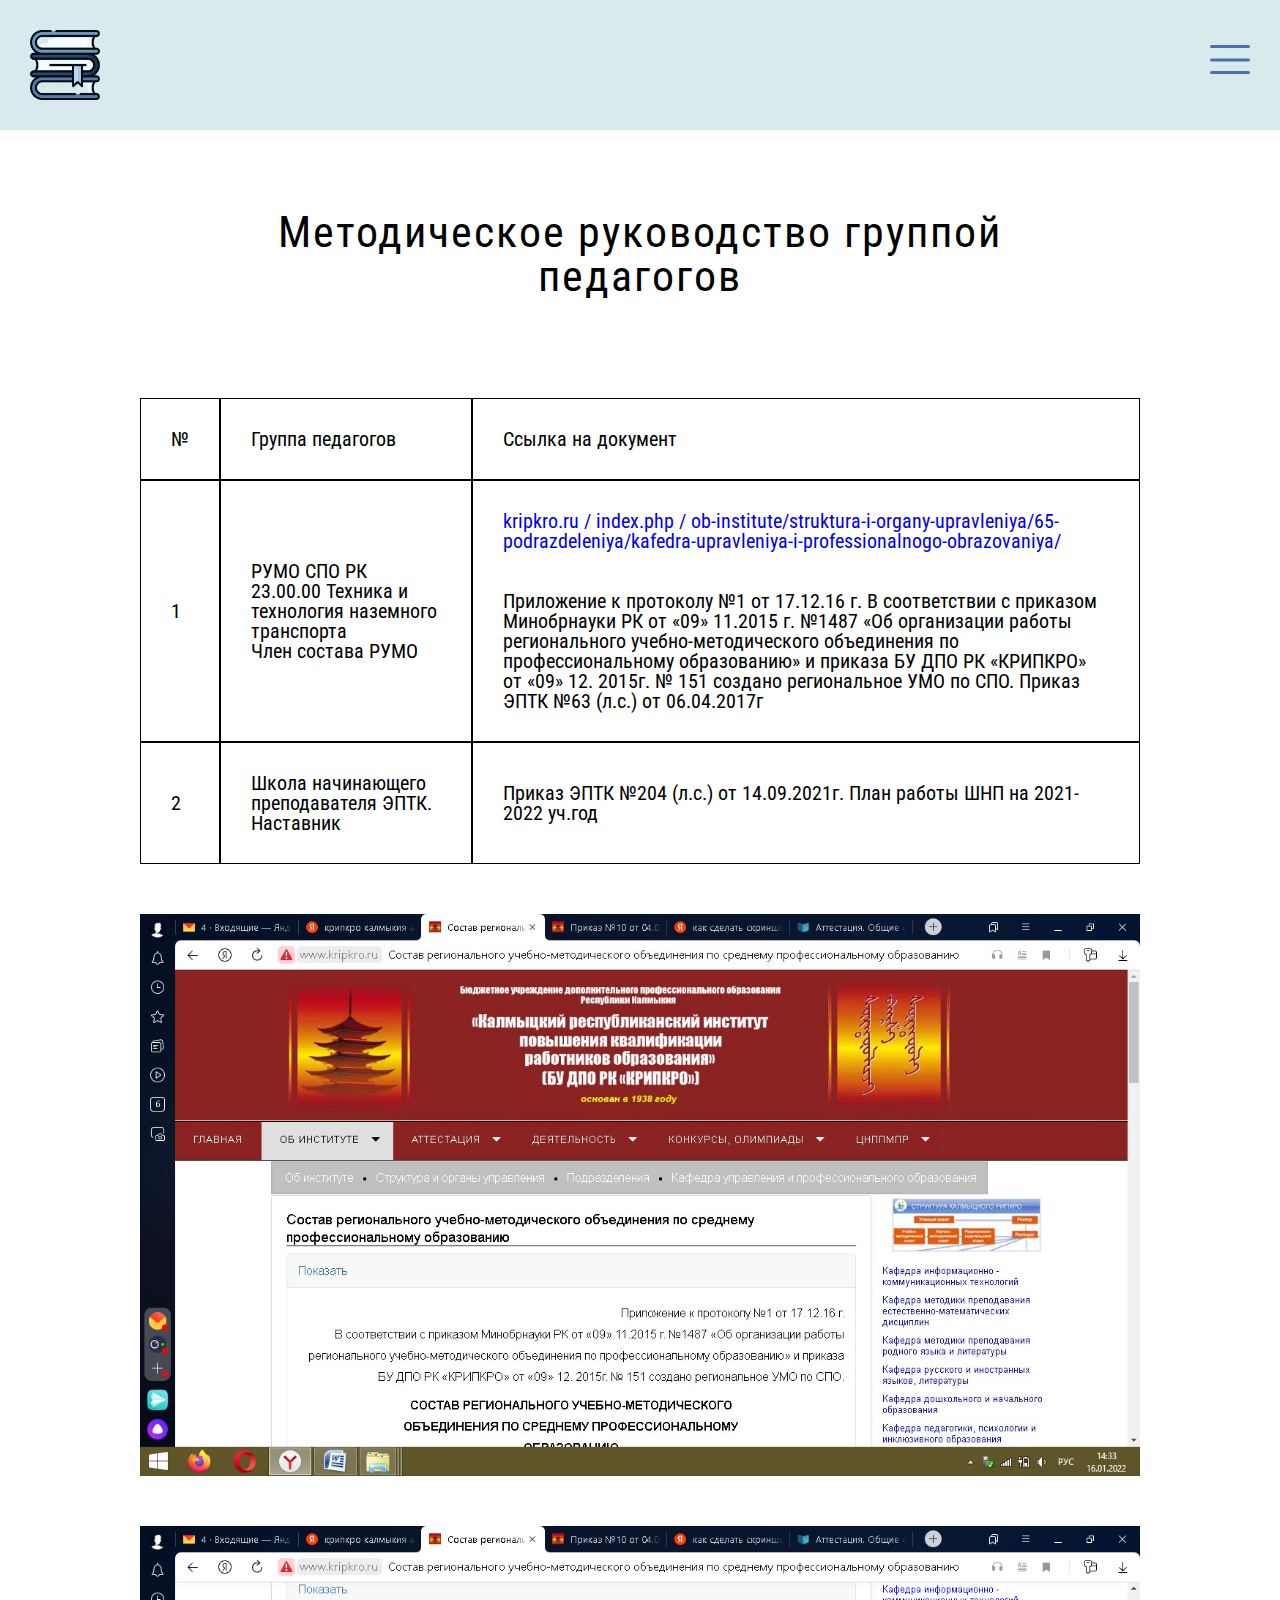
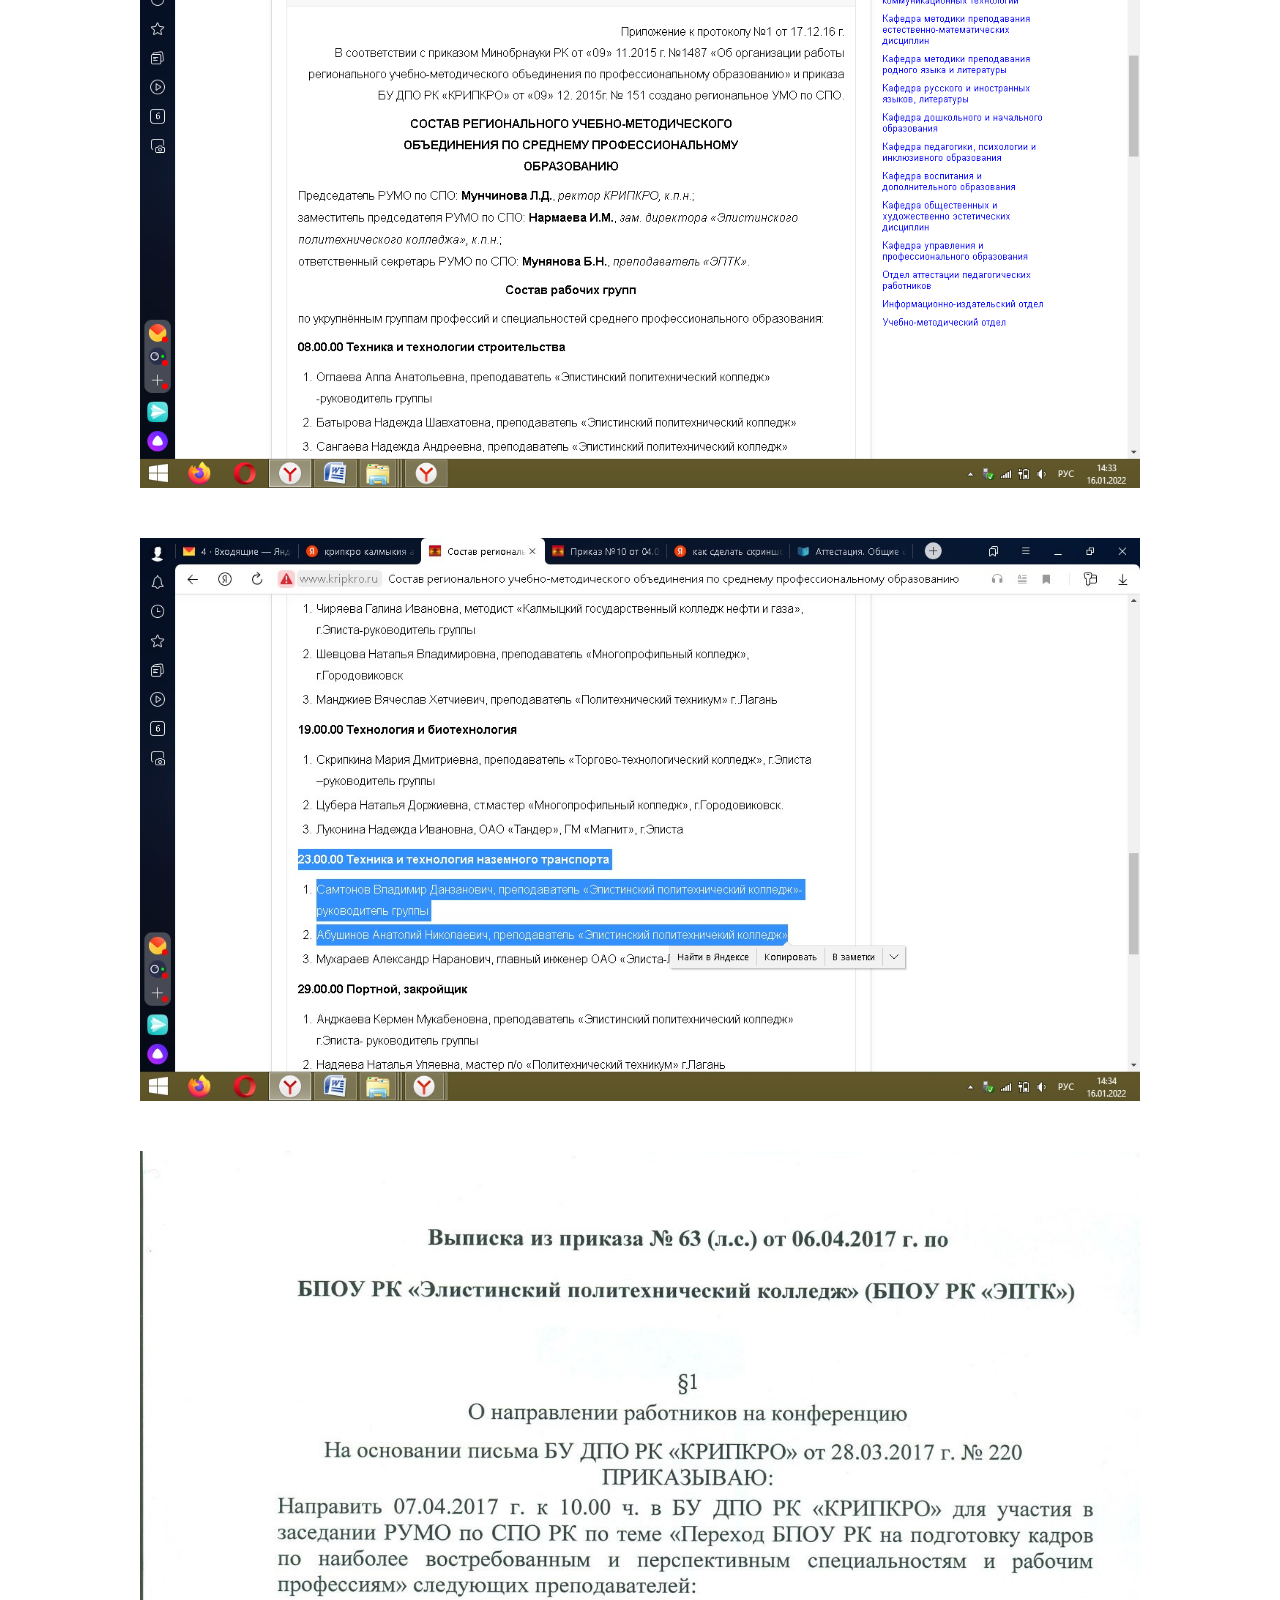
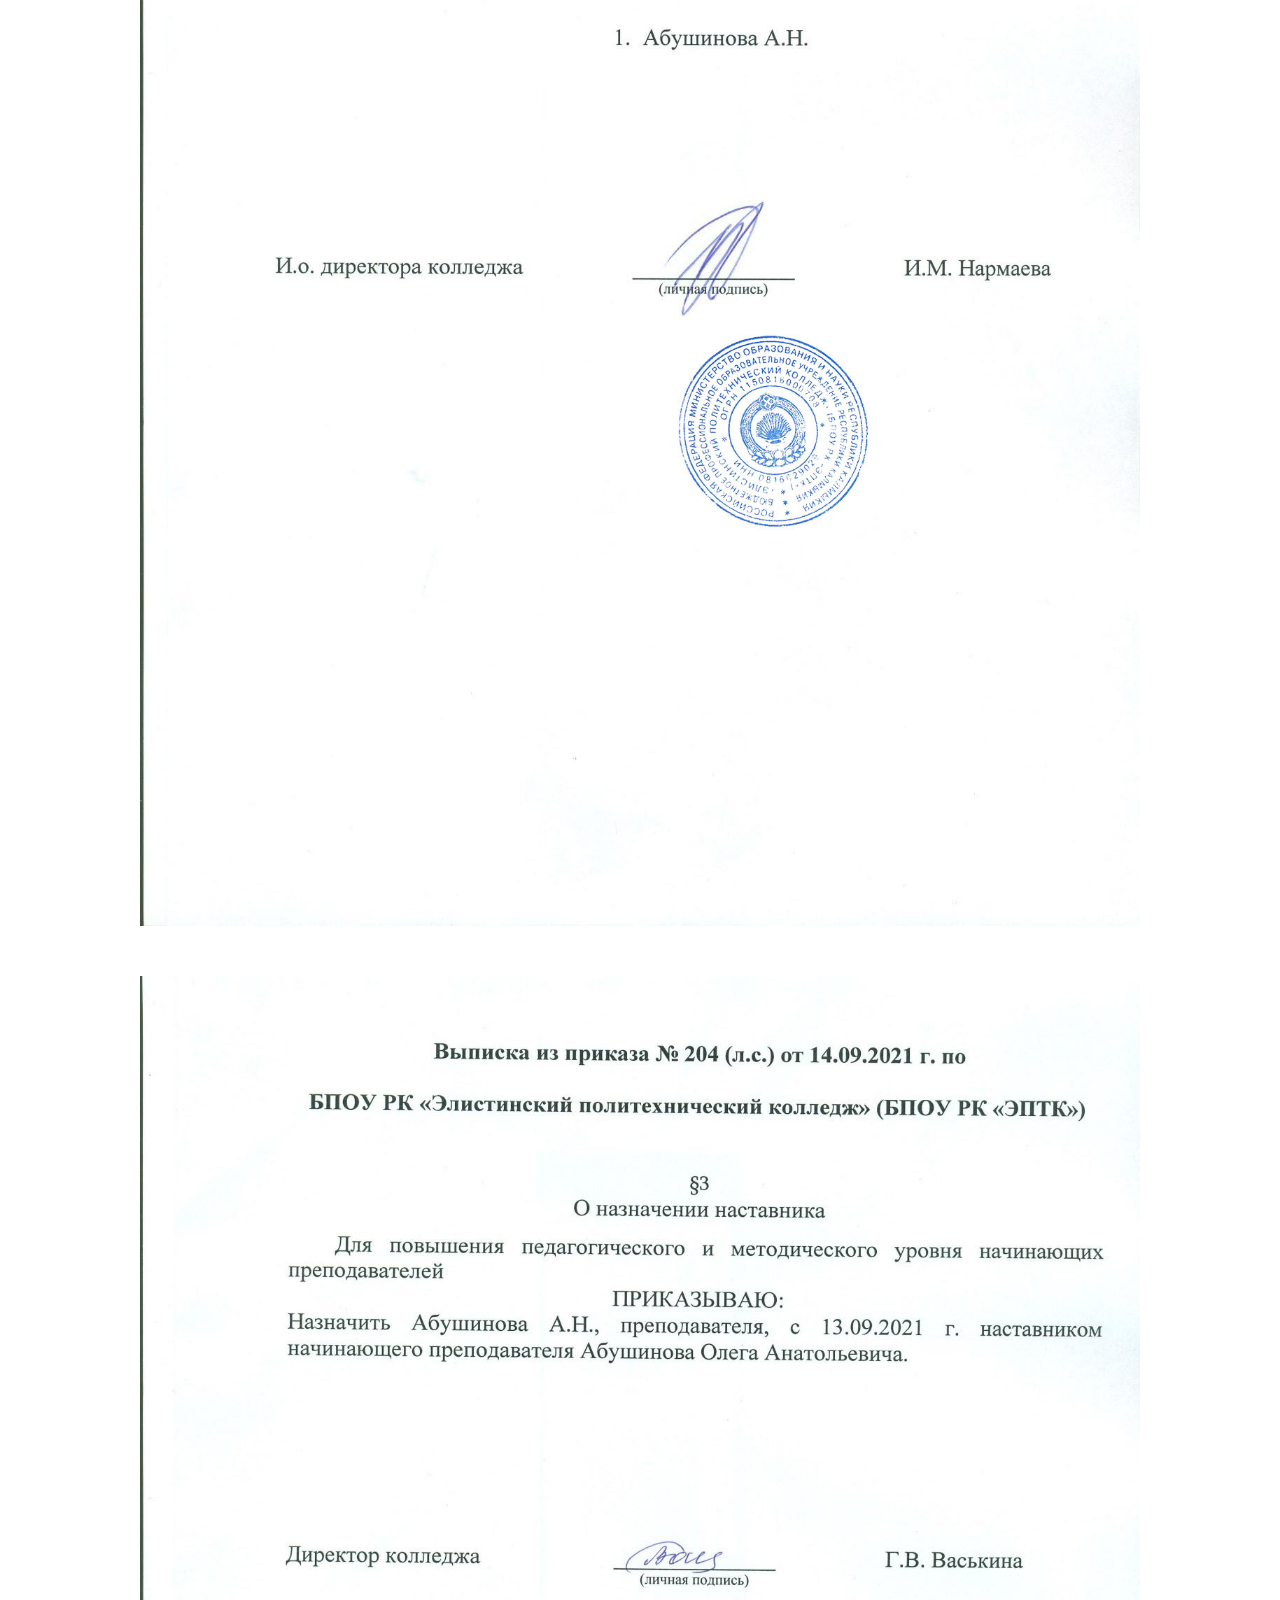
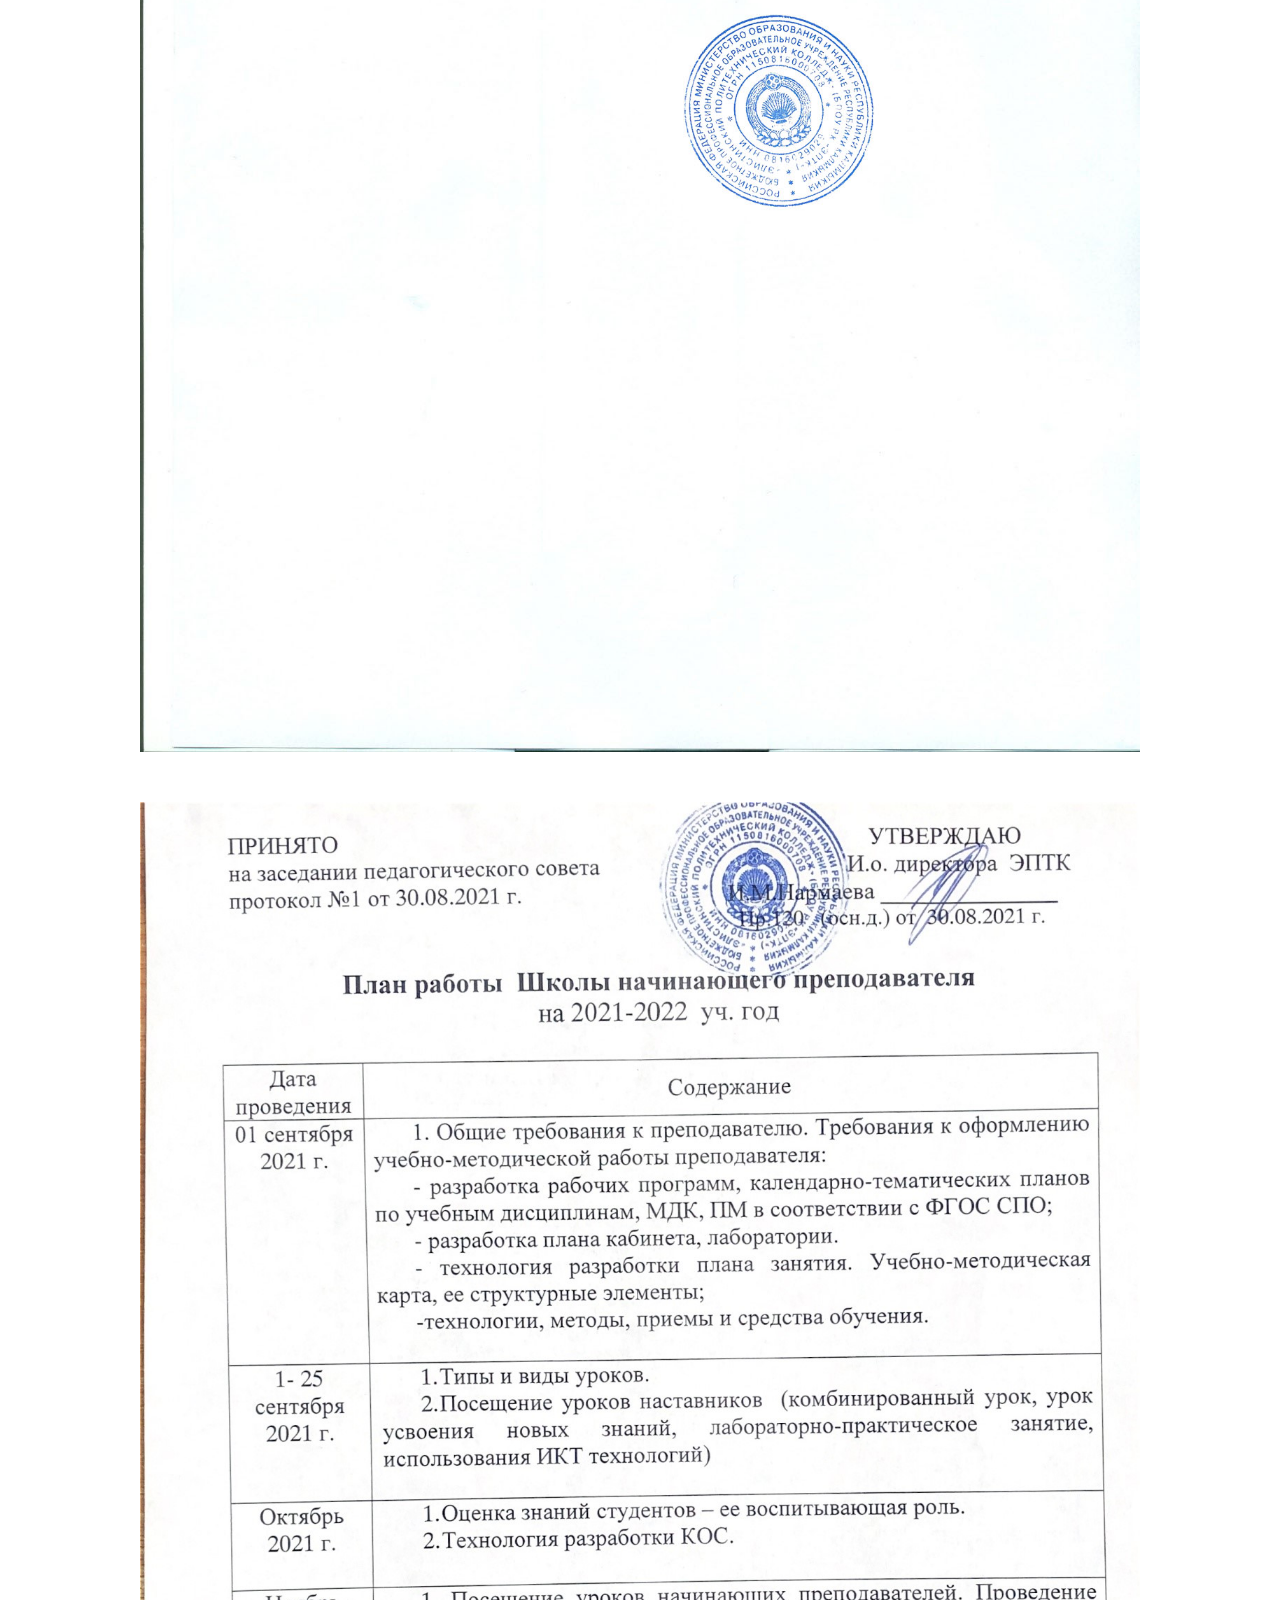
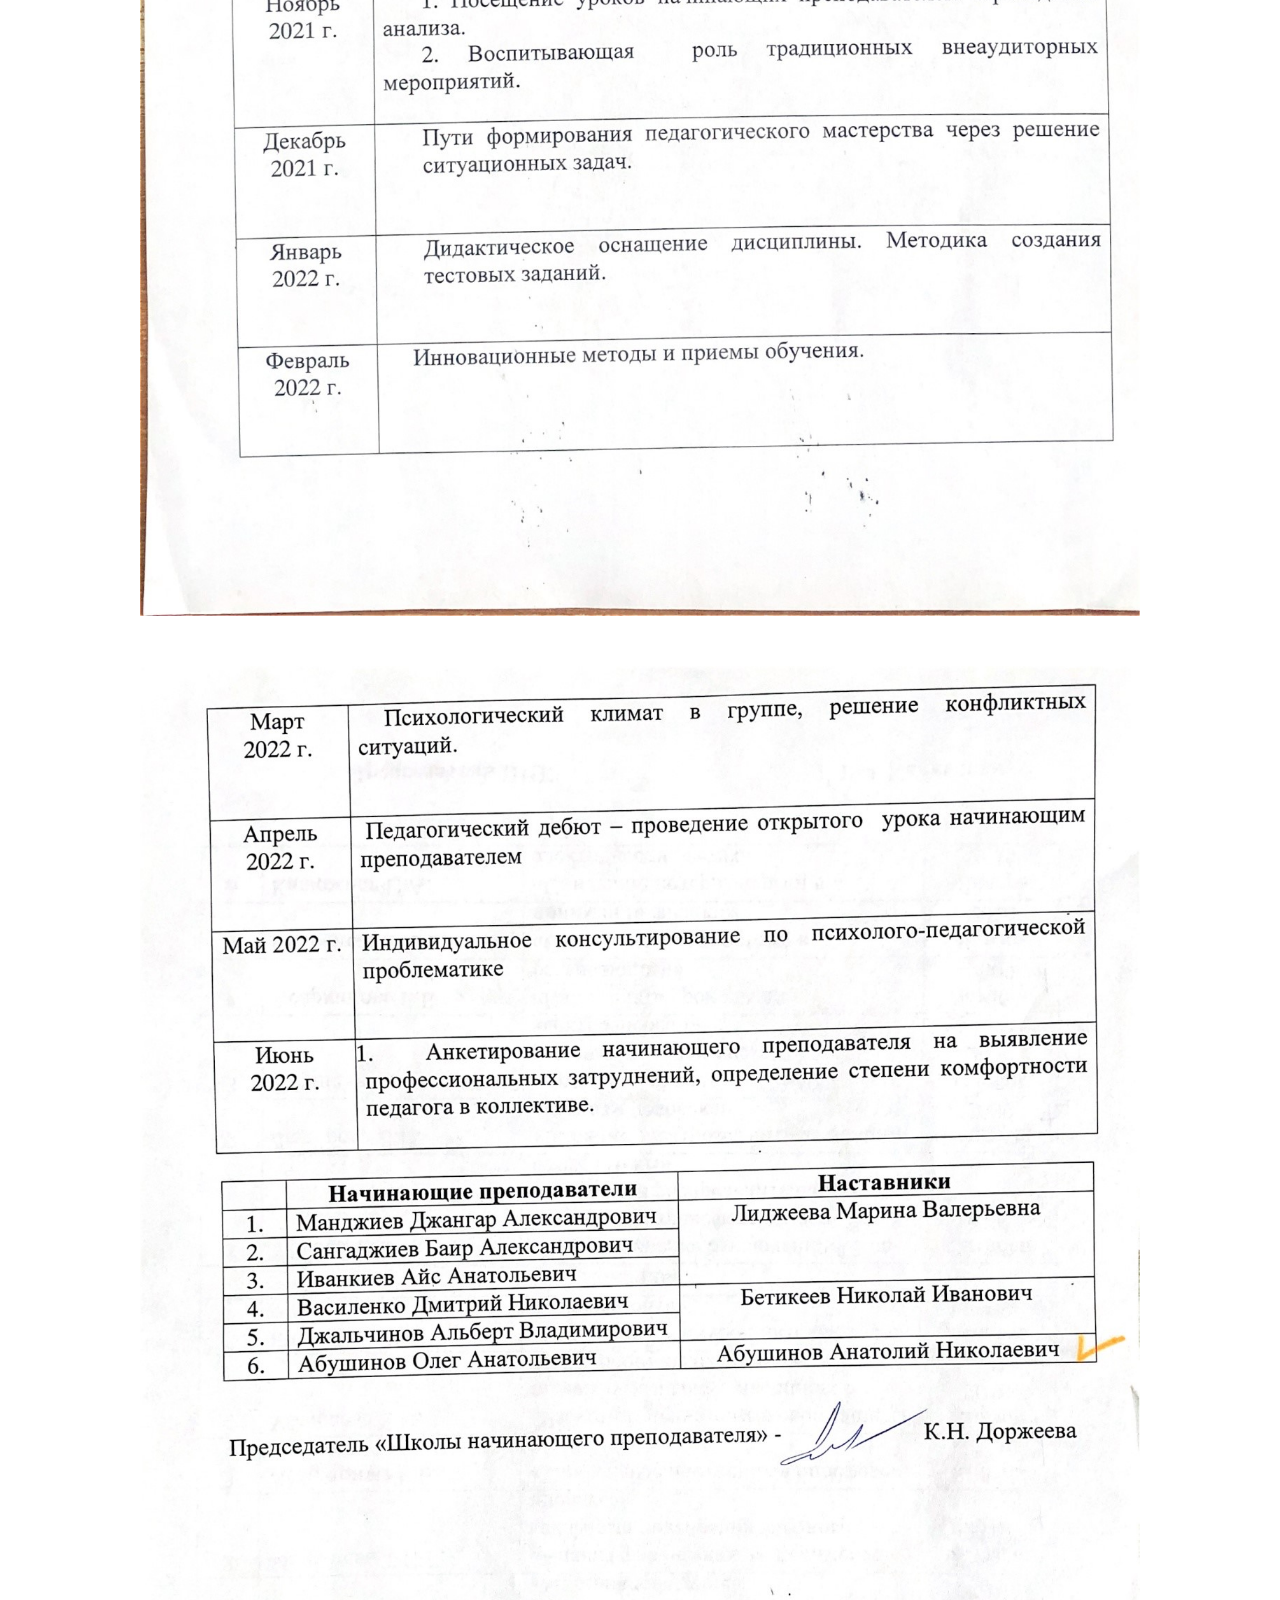
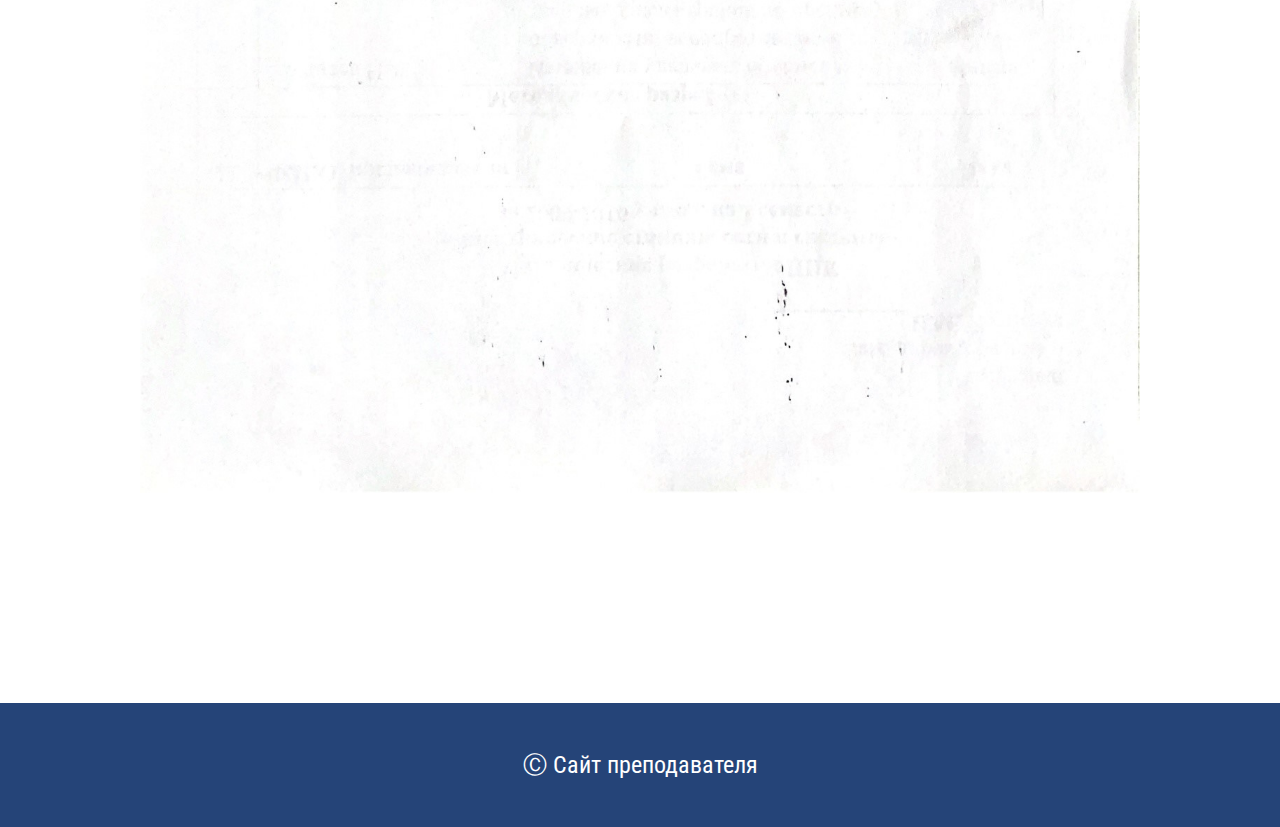
<file: pages/2.2.html>
<!DOCTYPE html>
<html>

<head>
    <meta charset="UTF-8">
    <meta name="viewport" content="width=device-width, initial-scale=1.0">
    <link rel="stylesheet" href="../css/style.css">
    <link rel="stylesheet" href="../css/media.css">
    <link rel="icon" href="../img/favik.png" type="image/x-icon">
    <title>Abushinov</title>
</head>

<body>
    <div class="wrapper">

        <!-- Шапка -->
        <header class="header header__for-all">
            <div class="header__container container">
                <a href="../index.html" class="header__logo"><img src="../img/logo.png" alt=""></a>
                <div class="header__menu menu">
                    <div class="menu__icon">
                        <span></span>
                    </div>
                    <nav class="menu__body">
                        <ul class="menu__list">
                            <li><a href="../index.html" class="menu__link">Главная страница</a></li>
                            <li class="menu__link-allopen">
                                <a class="menu__link menu__link-open _active">Качество знаний <br> по итогам внутренних
                                   <br> и  внешних мониторингов
                                    </a>
                                <ul class="menu__sub-list">
                                    <li><a href="../pages/1.1.html" class="menu__sub-link">1.1. Качество знаний по итогам внутренних
                                        и внешних мониторингов
                                        </a></li>
                                    <li><a href="../pages/1.2.html" class="menu__sub-link">1.2. Результаты участия в чемпионатах «Молодые  профессионалы», «Абилимпикс», в очных олимпиадах, конкурсах профессионального мастерства</a></li>
                                    <li><a href="../pages/1.3.html" class="menu__sub-link">1.3. Результаты участия обучающихся и воспитанников в проектно-исследовательской деятельности, олимпиадах и конкурсах, научно-практических конференциях, соревнованиях.</a></li>
                                    <li><a href="../pages/1.4.html" class="menu__sub-link">1.4. Результаты участия обучающихся и воспитанников в заочных олимпиадах, конкурсах</a></li>
                                </ul>
                            </li>
                            <li class="menu__link-allopen">
                                <a class="menu__link menu__link-open">Методическое<br> руководство <br> группой педагогов</a>
                                <ul class="menu__sub-list">
                                    <li><a href="../pages/2.2.html" class="menu__sub-link">2.2. Методическое руководство группой педагогов</a></li>
                                    <li><a href="../pages/2.3.html" class="menu__sub-link">2.3. Участие в экзаменационных, экспертных, апелляционных комиссиях</a></li>
                                </ul>
                            </li>
                            <li class="menu__link-allopen">
                                <a class="menu__link menu__link-open">Вклад в повышение <br> качества образования, воспитания <br> и распространение собственного опыта.</a>
                                <ul class="menu__sub-list">
                                    <li><a href="../pages/3.1.html" class="menu__sub-link">3.1. Выступления на научно-практических конференциях, семинарах, методических объединениях (МО), педагогических советах и совещаниях. </a></li>
                                    <li><a href="../pages/3.2.html" class="menu__sub-link">3.2. Открытые уроки и мастер-классы</a></li>
                                    <li><a href="../pages/3.3.html" class="menu__sub-link">3.3. Опубликованные  научные статьи, методические и дидактические разработки по вопросам реализации основной профессиональной образовательной программы (ОПОП)</a></li>
                                    <li><a href="../pages/3.5.html" class="menu__sub-link">3.5. Повышение квалификации</a></li>
                                </ul>
                            </li>
                            <li class="menu__link-allopen">
                                <a class="menu__link menu__link-open">Личные результаты</a>
                                <ul class="menu__sub-list">
                                    <li><a href="../pages/4.1.html" class="menu__sub-link">4.1. Результат личного участия в конкурсах профессионального  мастерства</a></li>
                                </ul>
                            </li>
                            <li class="menu__link-allopen">
                                <a class="menu__link menu__link-open">Награды</a>
                                <ul class="menu__sub-list">
                                    <li><a href="../pages/6.html" class="menu__sub-link">6. Награды и поощрения успехов в профессиональной деятельности</a></li>
                                </ul>
                            </li>
                        </ul>
                    </nav>
                </div>
            </div>
        </header>


        <main class="page">

            <section class="result-first">
                <div class="result-first__container contaner">
                    <h1 class="result-first__title">Методическое руководство группой педагогов</h1>

                    <div class="result-first__img-container">
                        <div class="result-first__img-card">
                            <table>
                                <tbody>
                                    <tr>
                                        <td class="result-first__sell result-first__sell-second">№</td>
                                        <td class="result-first__sell result-first__sell-second-s">Группа педагогов</td>
                                        <td class="result-first__sell">Ссылка на документ</td>
                                    </tr>
                                    <tr>
                                        <td class="result-first__sell result-first__sell-second">1
                                        </td>
                                        <td class="result-first__sell result-first__sell-second-s">РУМО СПО РК 23.00.00 Техника и технология наземного транспорта <br> Член состава РУМО
                                        </td>
                                        <td class="result-first__sell"><a href="http://www.kripkro.ru/index.php/ob-institute/struktura-i-organy-upravleniya/65-podrazdeleniya/kafedra-upravleniya-i-professionalnogo-obrazovaniya/96-sostav-regionalnogo-uchebno-metodicheskogo-ob-edineniya-po-srednemu-professionalnomu-obrazovaniyu#pokazat">kripkro.ru / index.php / ob-institute/struktura-i-organy-upravleniya/65-podrazdeleniya/kafedra-upravleniya-i-professionalnogo-obrazovaniya/</a>                                            <br><br><br> Приложение к протоколу №1 от 17.12.16 г. В соответствии с приказом Минобрнауки РК от «09» 11.2015 г. №1487 «Об организации работы регионального учебно-методического объединения по профессиональному
                                            образованию» и приказа БУ ДПО РК «КРИПКРО» от «09» 12. 2015г. № 151 создано региональное УМО по СПО. Приказ ЭПТК №63 (л.с.) от 06.04.2017г
                                        </td>
                                    </tr>
                                    <tr>
                                        <td class="result-first__sell result-first__sell-second">2 </td>
                                        <td class="result-first__sell result-first__sell-second-s">Школа начинающего преподавателя ЭПТК. Наставник</td>
                                        <td class="result-first__sell">Приказ ЭПТК №204 (л.с.) от 14.09.2021г. План работы ШНП на 2021-2022 уч.год</td>
                                    </tr>
                                </tbody>
                            </table>
                        </div>
                        <div class="result-first__img-card"><img src="../img/img_second_2/second.jpg" alt="" class="result-first__img"></div>
                        <div class="result-first__img-card"><img src="../img/img_second_2/third.png" alt="" class="result-first__img"></div>
                        <div class="result-first__img-card"><img src="../img/img_second_2/four.jpg" alt="" class="result-first__img"></div>
                        <div class="result-first__img-card"><img src="../img/img_second_2/five.jpg" alt="" class="result-first__img"></div>
                        <div class="result-first__img-card"><img src="../img/img_second_2/six.jpg" alt="" class="result-first__img"></div>
                        <div class="result-first__img-card"><img src="../img/img_second_2/seven.jpg" alt="" class="result-first__img"></div>
                        <div class="result-first__img-card"><img src="../img/img_second_2/eight.jpg" alt="" class="result-first__img"></div>
                    </div>
                </div>
            </section>

        </main>

        <footer class="footer">
            <div class="footer__container container">
                <div class="footer__text">Ⓒ Сайт преподавателя</div>
            </div>
        </footer>


    </div>

    <script src="../js/main.js"></script>
</body>

</html>
</file>
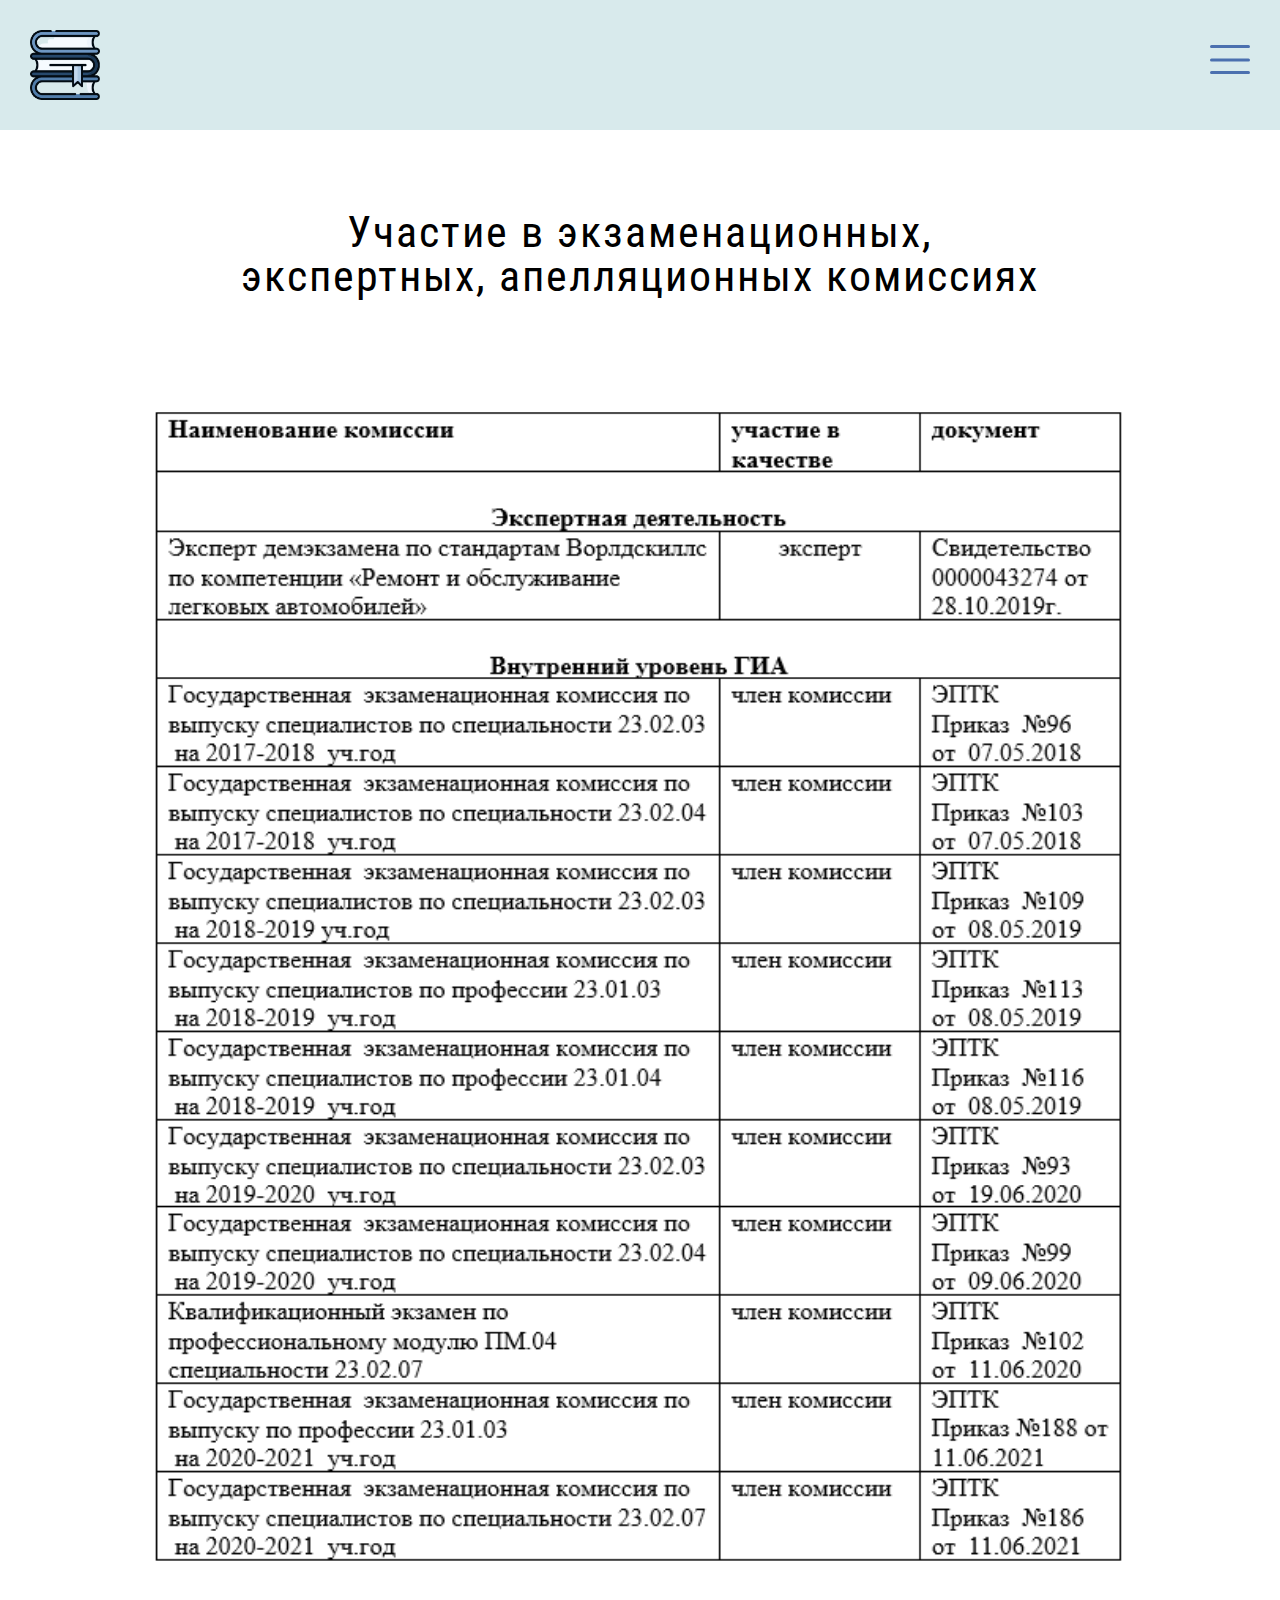
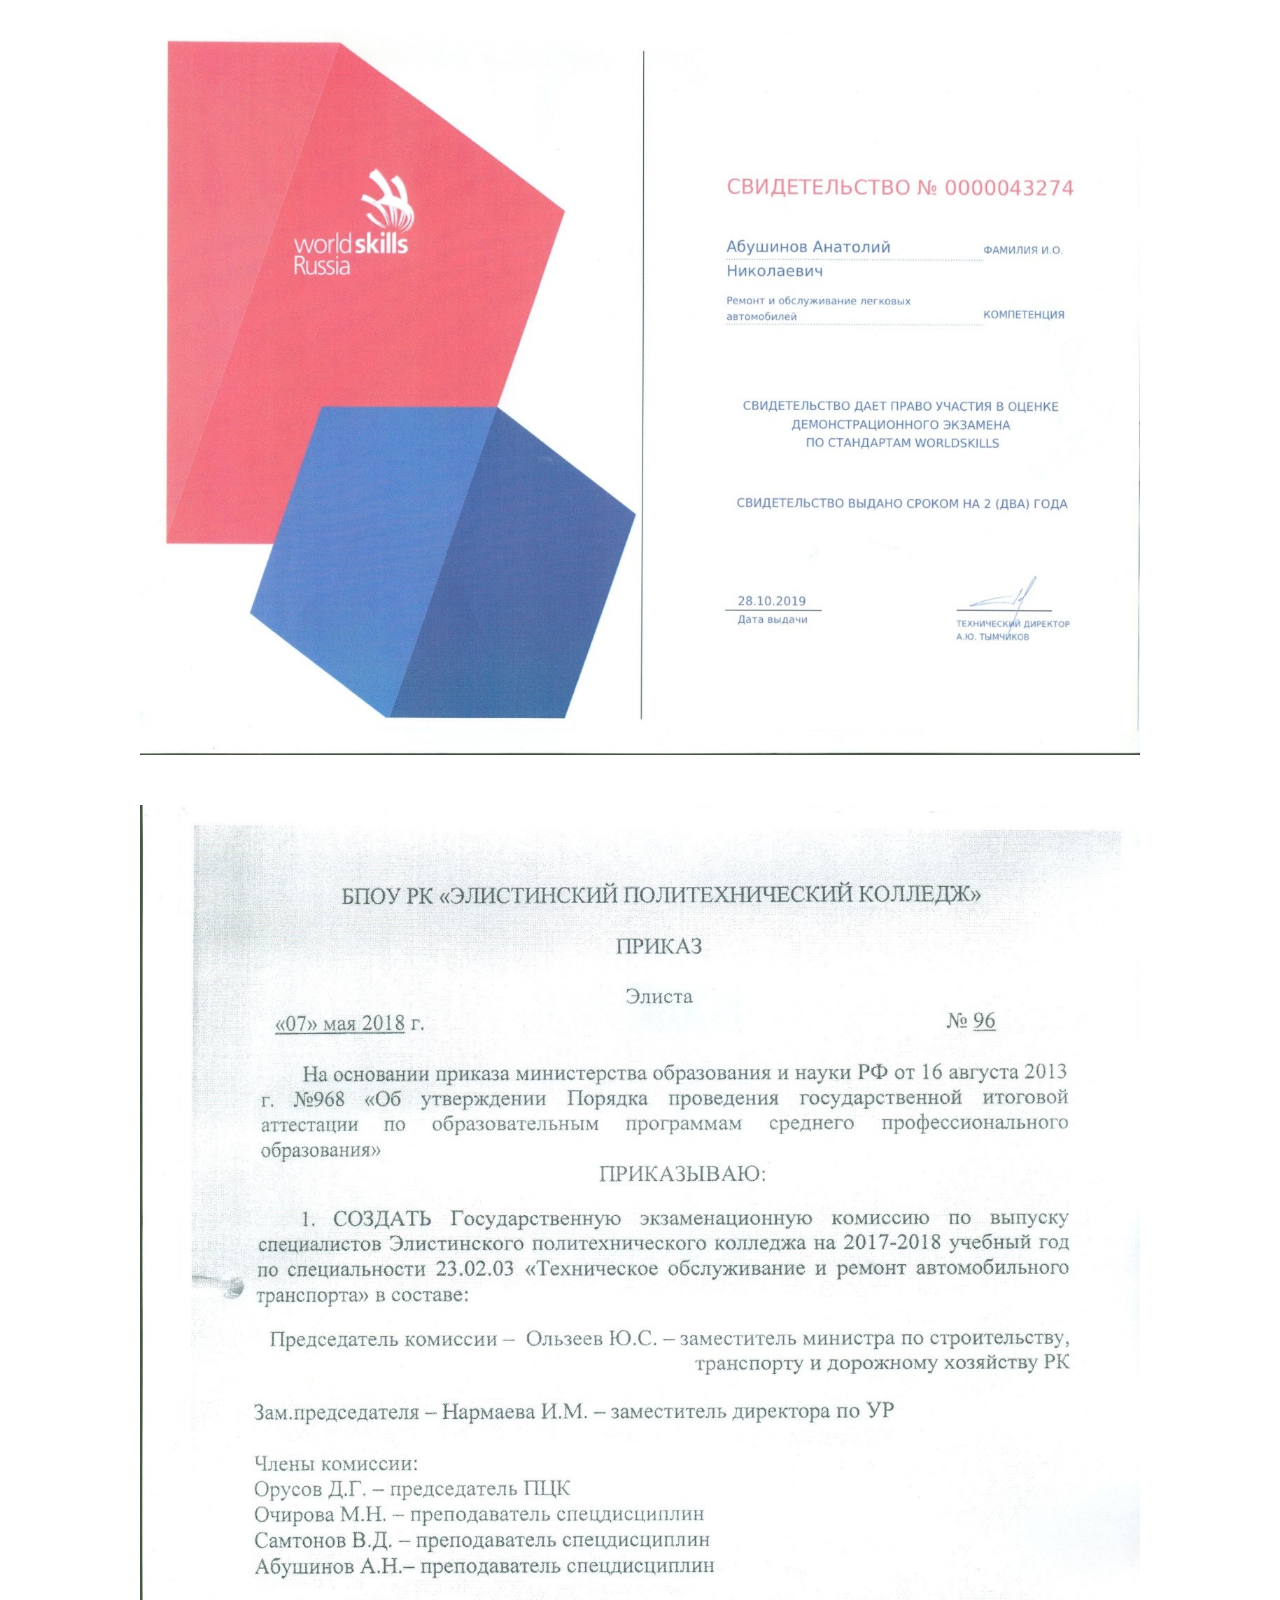
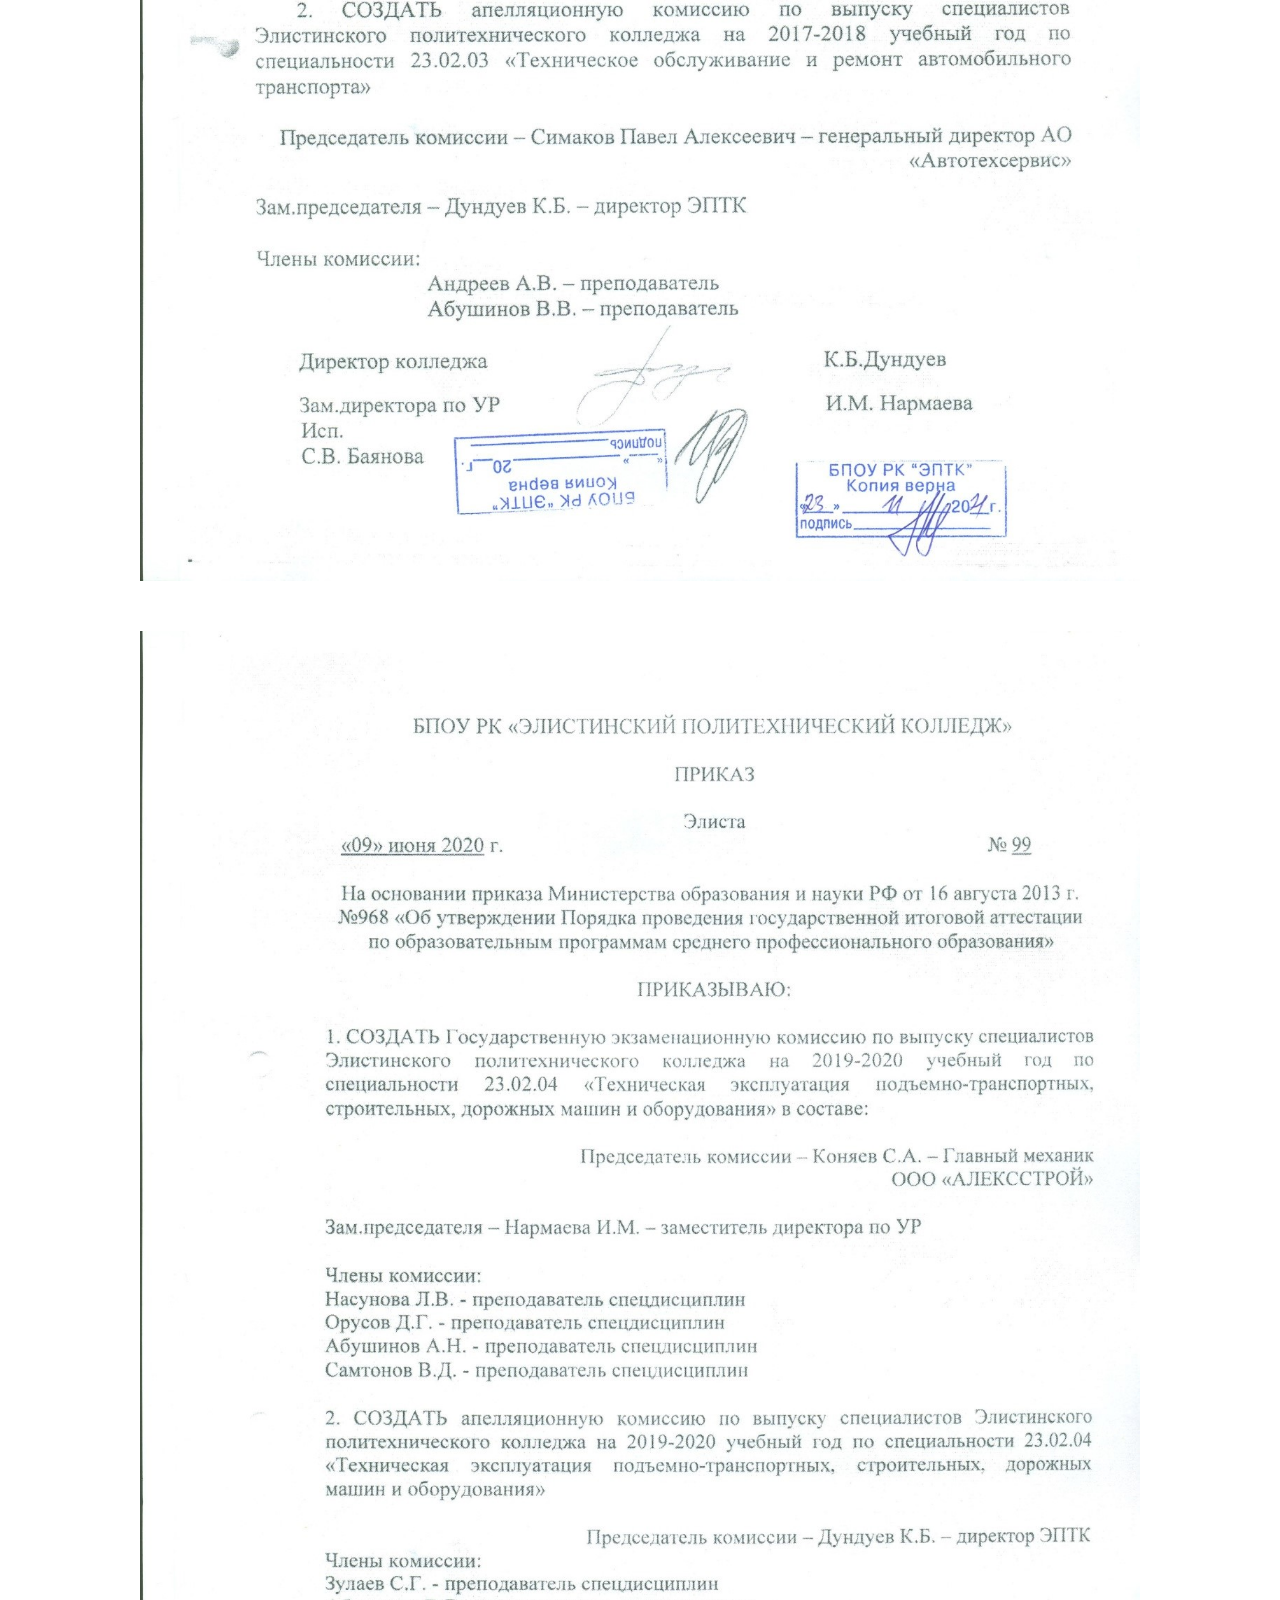
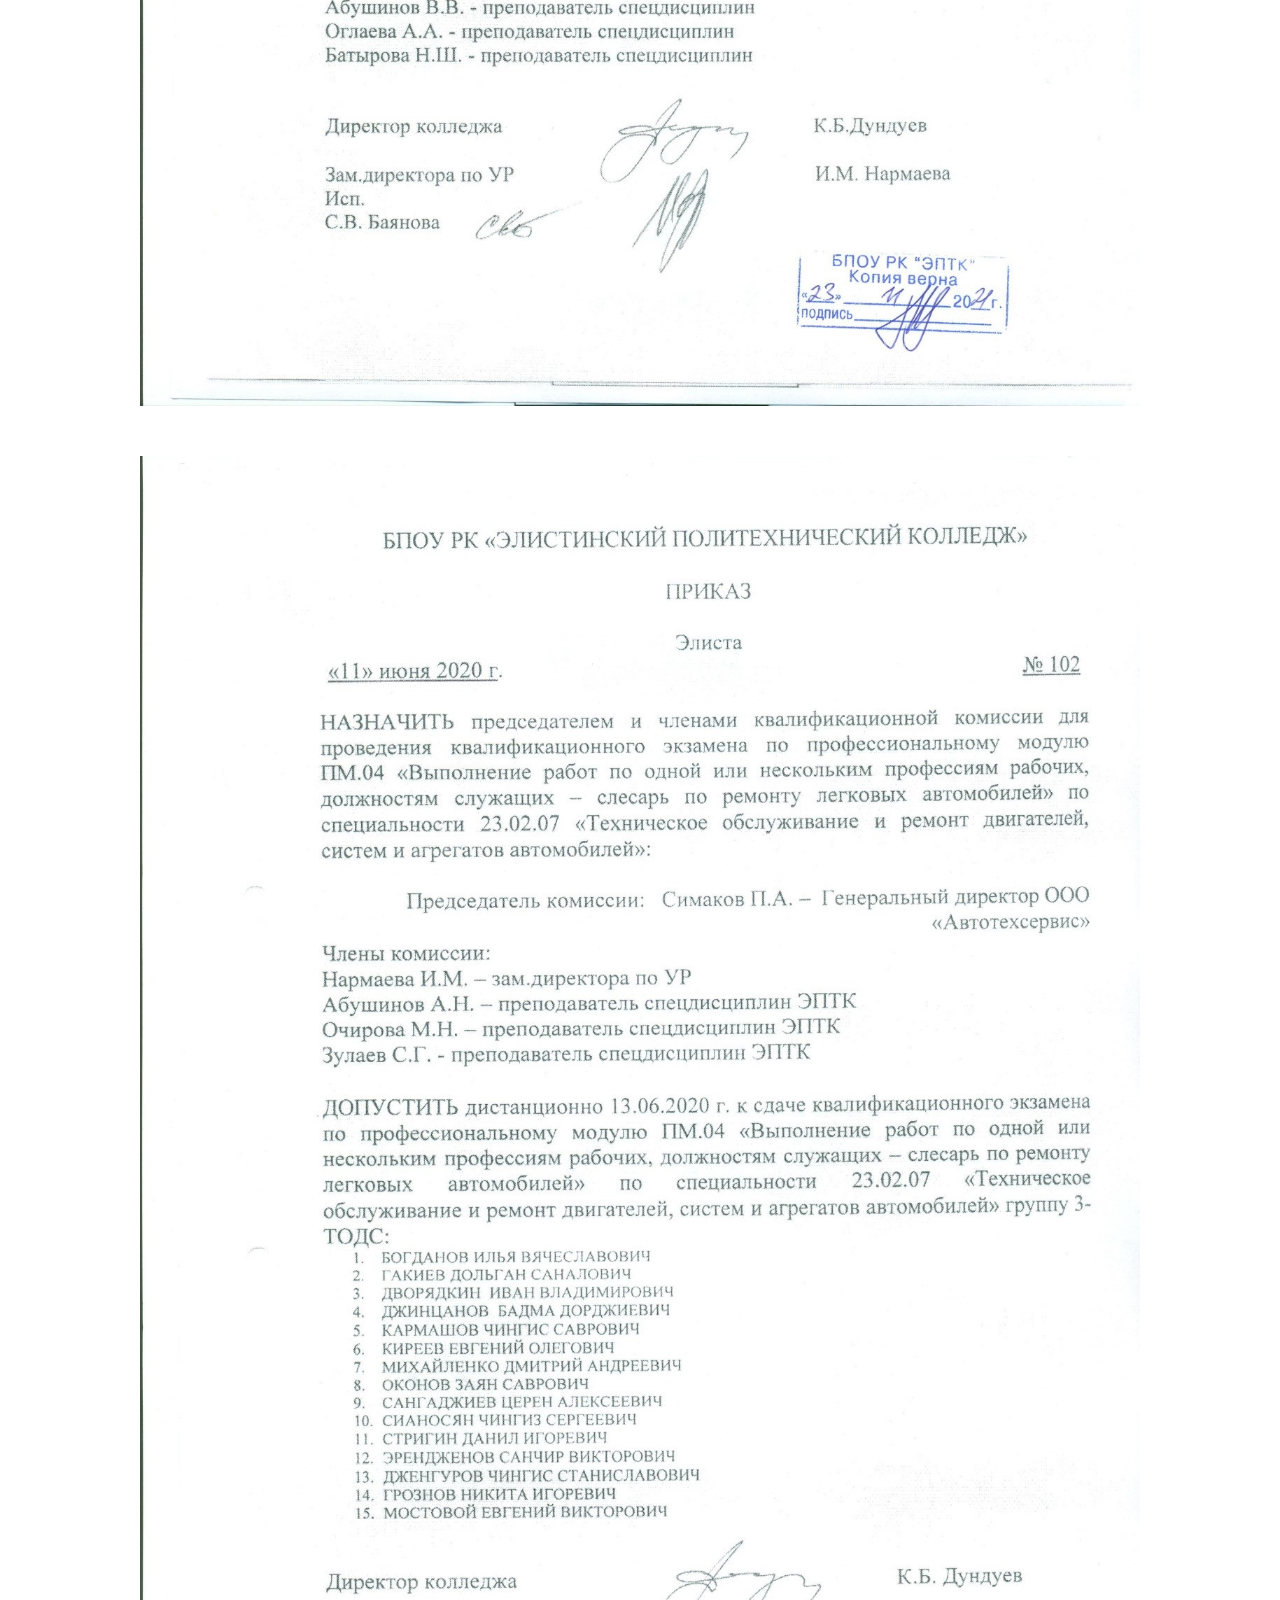
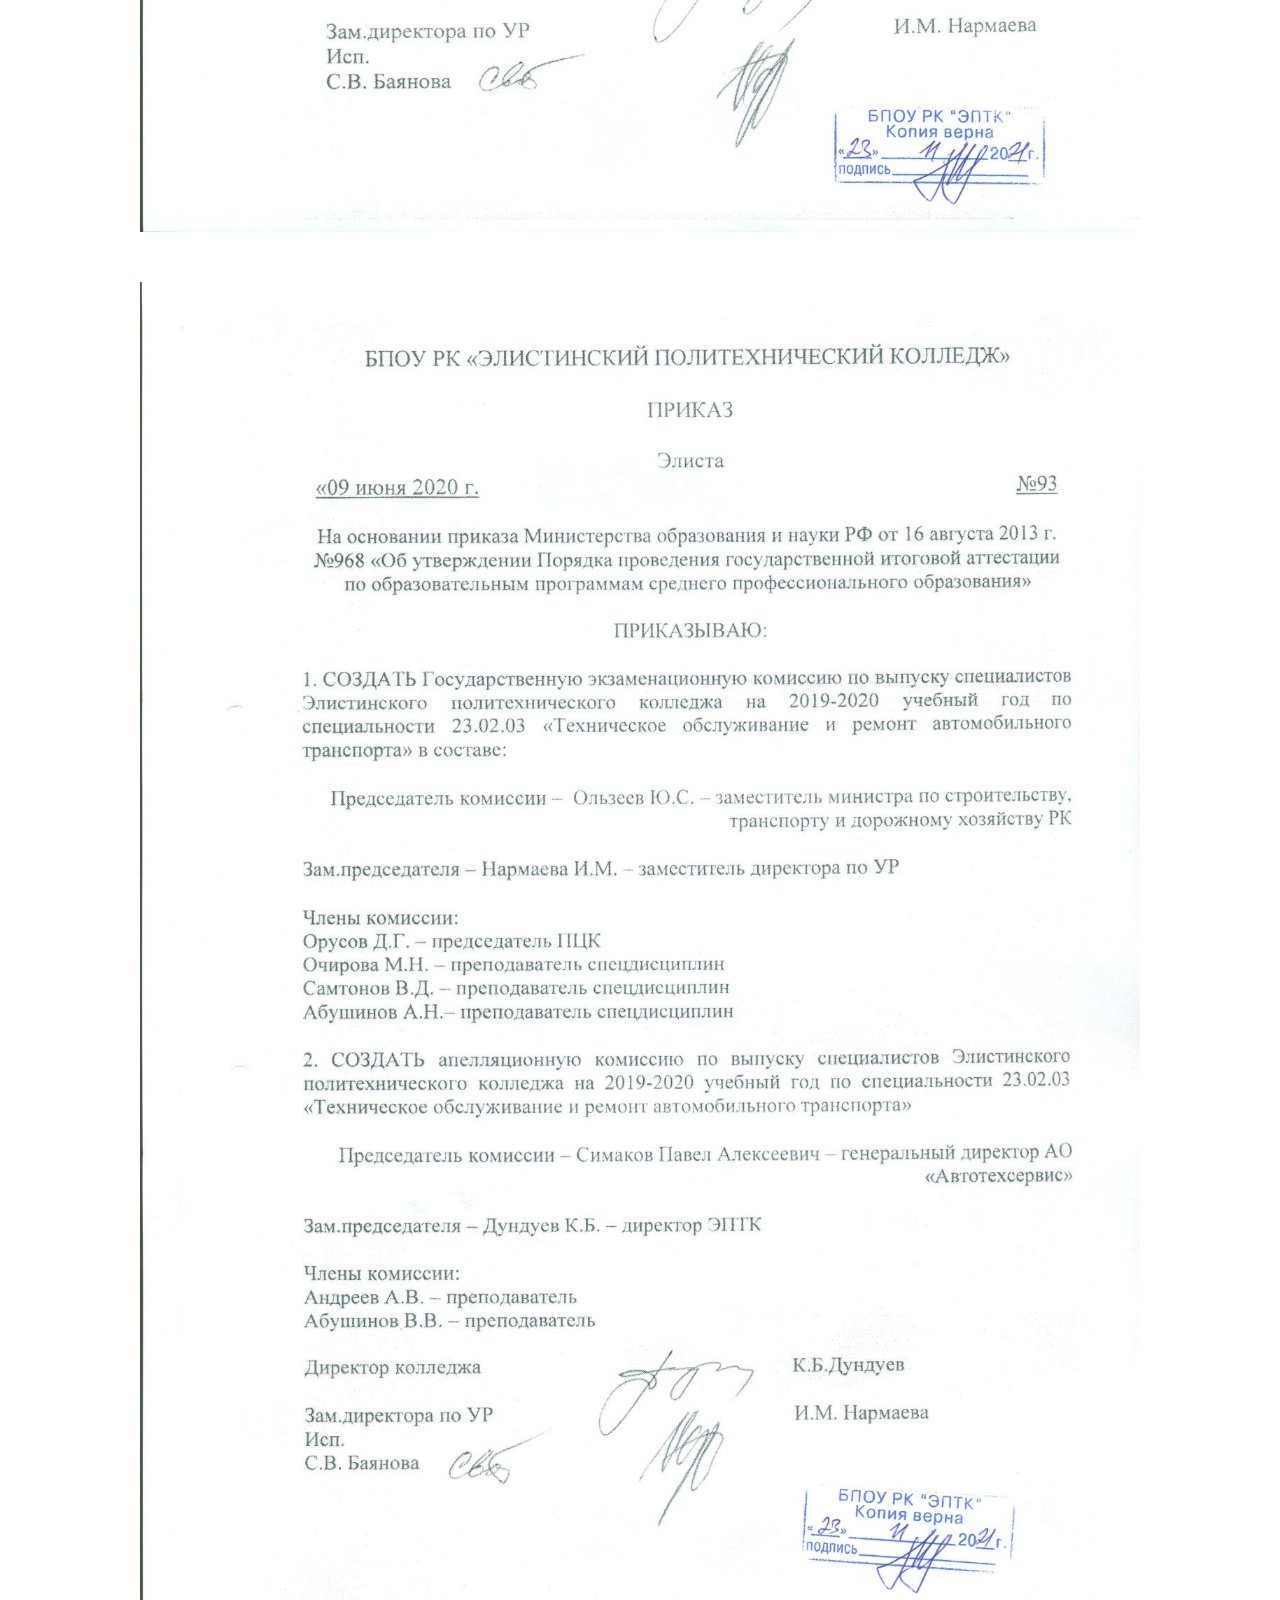
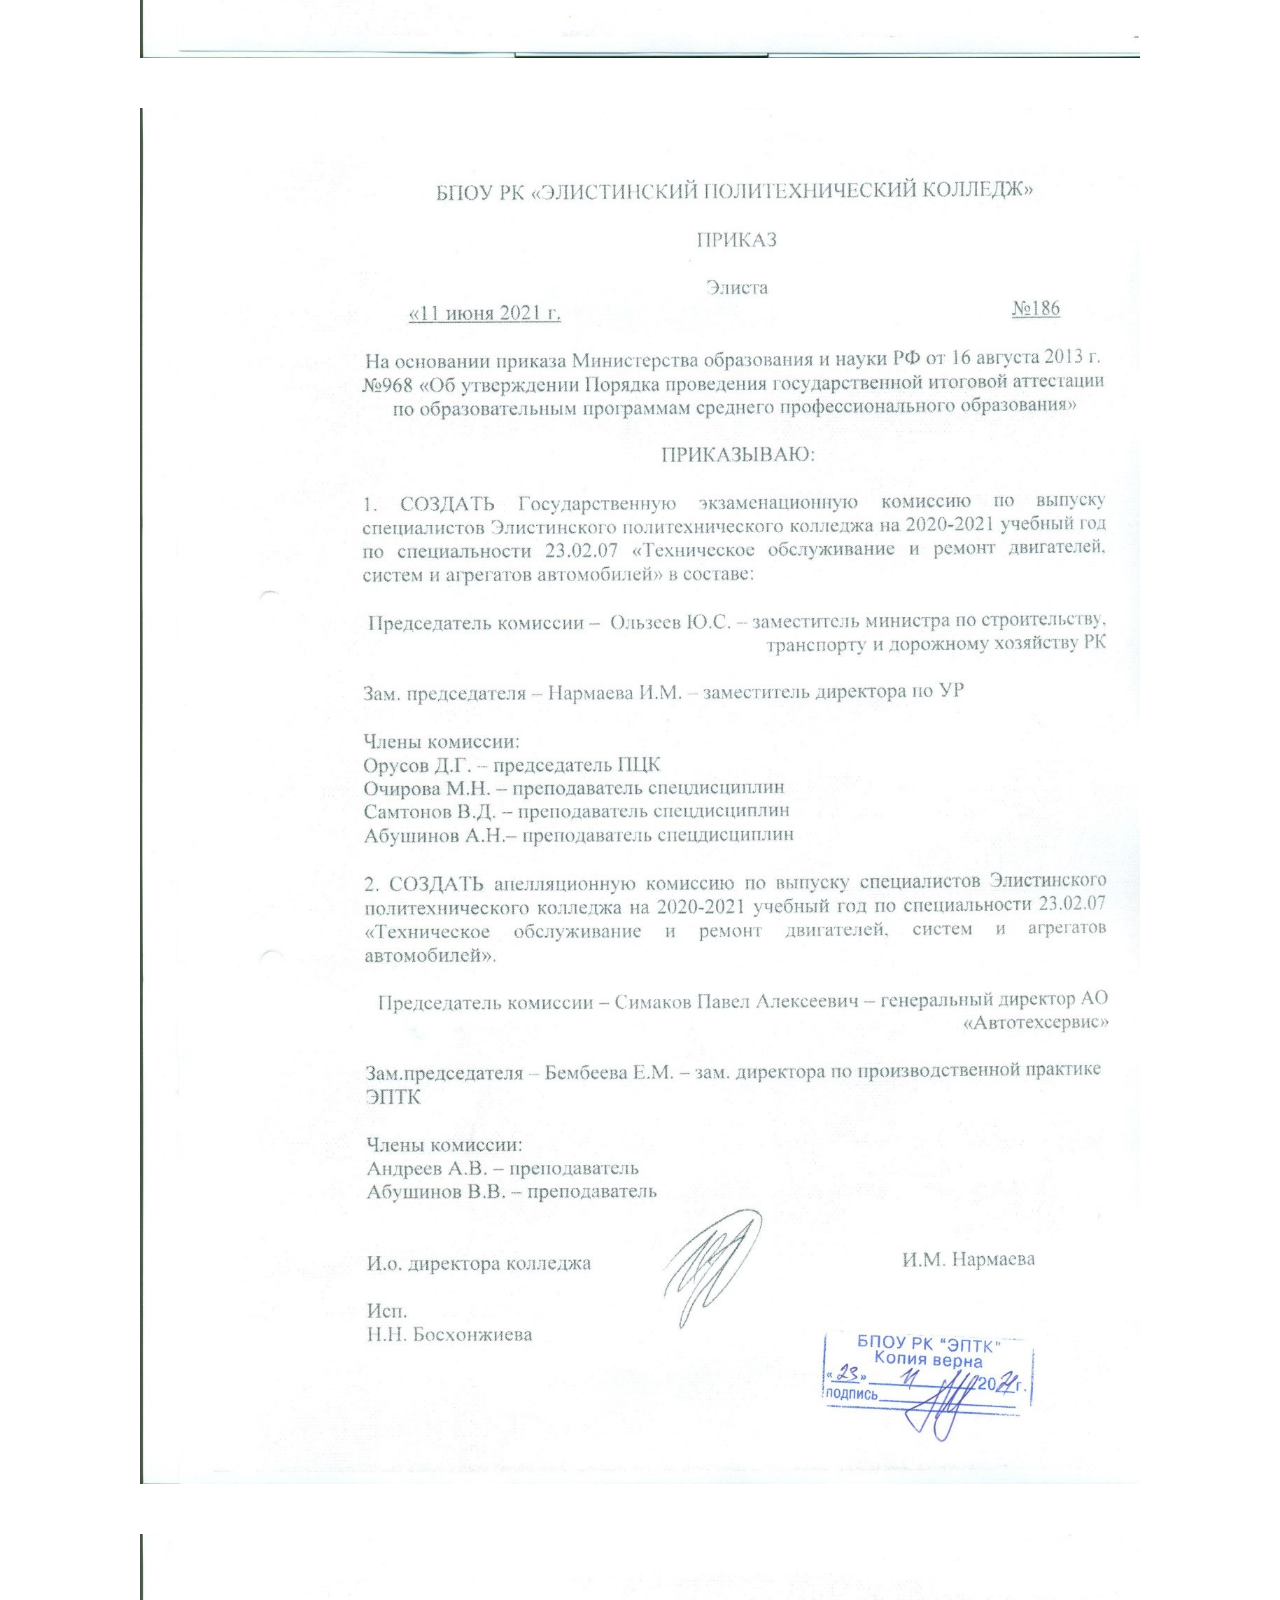
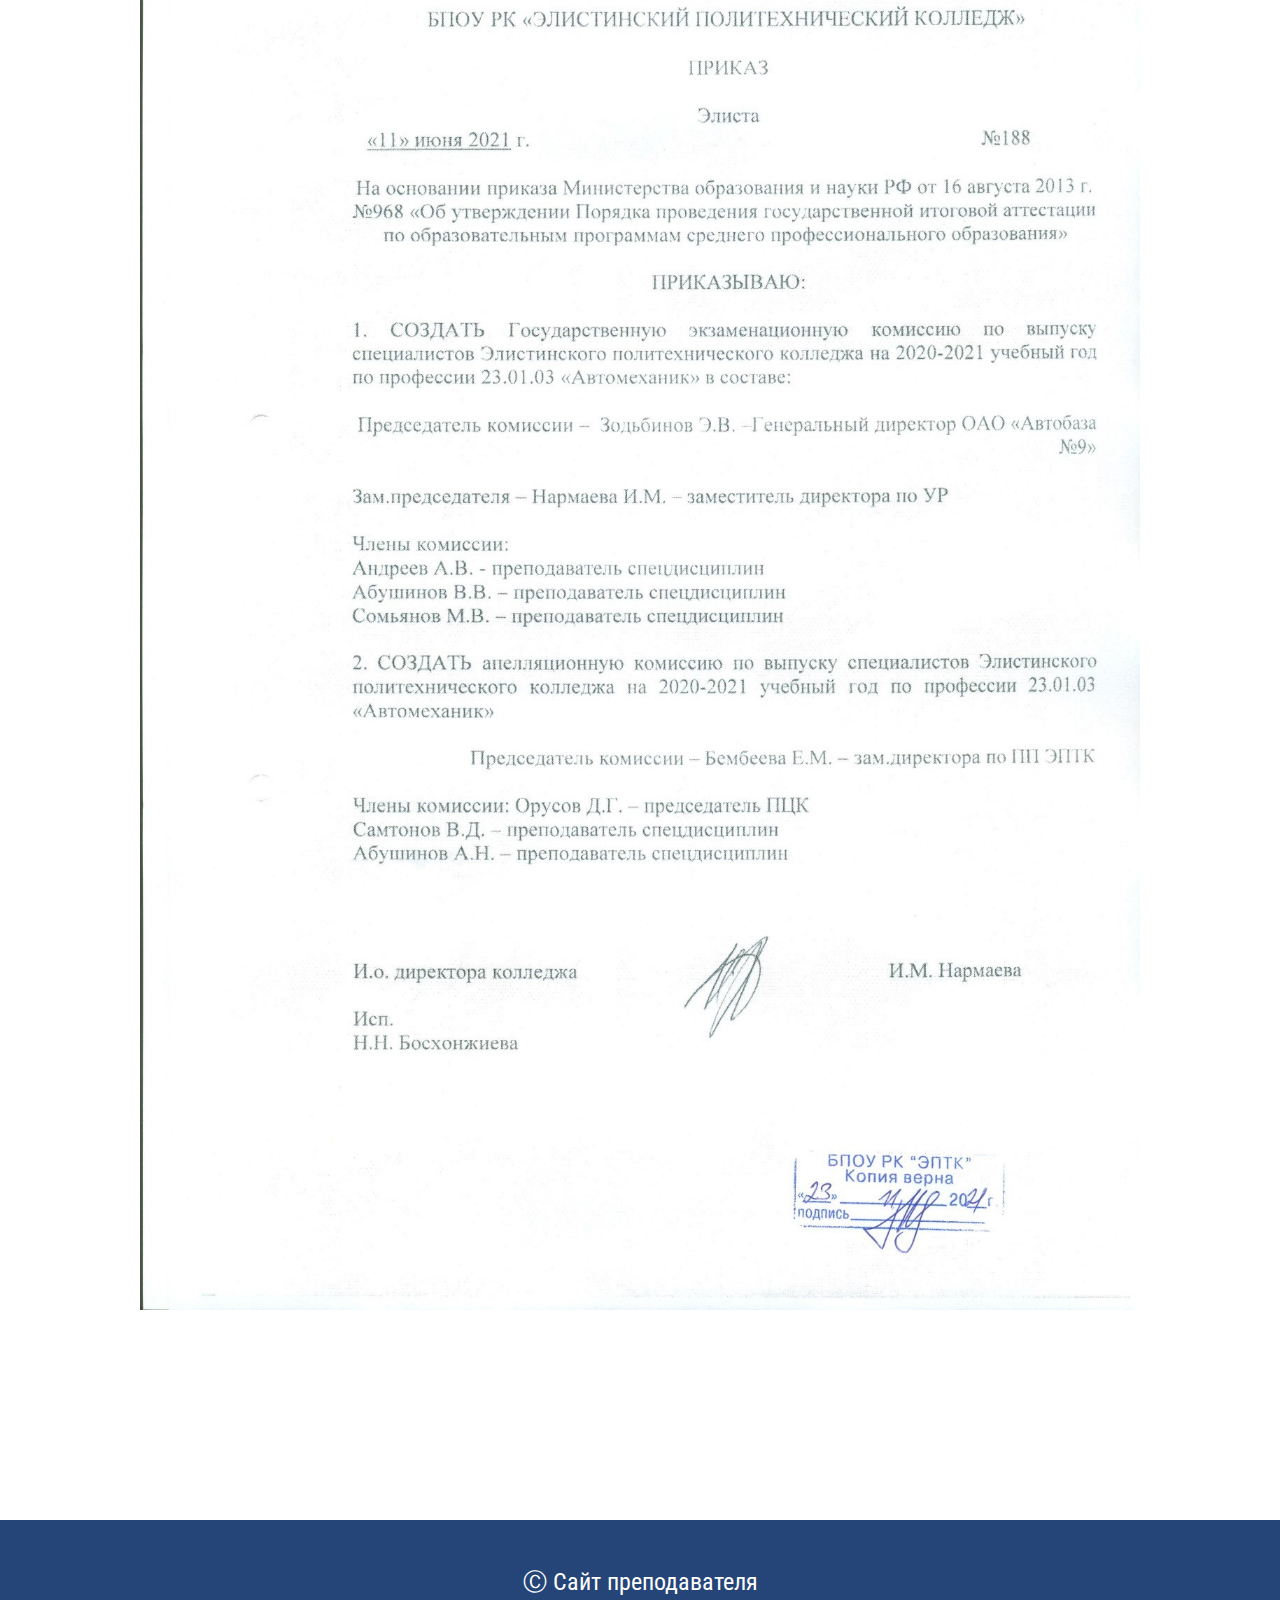
<file: pages/2.3.html>
<!DOCTYPE html>
<html>

<head>
    <meta charset="UTF-8">
    <meta name="viewport" content="width=device-width, initial-scale=1.0">
    <link rel="stylesheet" href="../css/style.css">
    <link rel="stylesheet" href="../css/media.css">
    <link rel="icon" href="../img/favik.png" type="image/x-icon">
    <title>Abushinov</title>
</head>

<body>
    <div class="wrapper">

        <!-- Шапка -->
        <header class="header header__for-all">
            <div class="header__container container">
                <a href="../index.html" class="header__logo"><img src="../img/logo.png" alt=""></a>
                <div class="header__menu menu">
                    <div class="menu__icon">
                        <span></span>
                    </div>
                    <nav class="menu__body">
                        <ul class="menu__list">
                            <li><a href="../index.html" class="menu__link">Главная страница</a></li>
                            <li class="menu__link-allopen">
                                <a class="menu__link menu__link-open _active">Качество знаний <br> по итогам внутренних
                                   <br> и  внешних мониторингов
                                    </a>
                                <ul class="menu__sub-list">
                                    <li><a href="../pages/1.1.html" class="menu__sub-link">1.1. Качество знаний по итогам внутренних
                                        и внешних мониторингов
                                        </a></li>
                                    <li><a href="../pages/1.2.html" class="menu__sub-link">1.2. Результаты участия в чемпионатах «Молодые  профессионалы», «Абилимпикс», в очных олимпиадах, конкурсах профессионального мастерства</a></li>
                                    <li><a href="../pages/1.3.html" class="menu__sub-link">1.3. Результаты участия обучающихся и воспитанников в проектно-исследовательской деятельности, олимпиадах и конкурсах, научно-практических конференциях, соревнованиях.</a></li>
                                    <li><a href="../pages/1.4.html" class="menu__sub-link">1.4. Результаты участия обучающихся и воспитанников в заочных олимпиадах, конкурсах</a></li>
                                </ul>
                            </li>
                            <li class="menu__link-allopen">
                                <a class="menu__link menu__link-open">Методическое<br> руководство <br> группой педагогов</a>
                                <ul class="menu__sub-list">
                                    <li><a href="../pages/2.2.html" class="menu__sub-link">2.2. Методическое руководство группой педагогов</a></li>
                                    <li><a href="../pages/2.3.html" class="menu__sub-link">2.3. Участие в экзаменационных, экспертных, апелляционных комиссиях</a></li>
                                </ul>
                            </li>
                            <li class="menu__link-allopen">
                                <a class="menu__link menu__link-open">Вклад в повышение <br> качества образования, воспитания <br> и распространение собственного опыта.</a>
                                <ul class="menu__sub-list">
                                    <li><a href="../pages/3.1.html" class="menu__sub-link">3.1. Выступления на научно-практических конференциях, семинарах, методических объединениях (МО), педагогических советах и совещаниях. </a></li>
                                    <li><a href="../pages/3.2.html" class="menu__sub-link">3.2. Открытые уроки и мастер-классы</a></li>
                                    <li><a href="../pages/3.3.html" class="menu__sub-link">3.3. Опубликованные  научные статьи, методические и дидактические разработки по вопросам реализации основной профессиональной образовательной программы (ОПОП)</a></li>
                                    <li><a href="../pages/3.5.html" class="menu__sub-link">3.5. Повышение квалификации</a></li>
                                </ul>
                            </li>
                            <li class="menu__link-allopen">
                                <a class="menu__link menu__link-open">Личные результаты</a>
                                <ul class="menu__sub-list">
                                    <li><a href="../pages/4.1.html" class="menu__sub-link">4.1. Результат личного участия в конкурсах профессионального  мастерства</a></li>
                                </ul>
                            </li>
                            <li class="menu__link-allopen">
                                <a class="menu__link menu__link-open">Награды</a>
                                <ul class="menu__sub-list">
                                    <li><a href="../pages/6.html" class="menu__sub-link">6. Награды и поощрения успехов в профессиональной деятельности</a></li>
                                </ul>
                            </li>
                        </ul>
                    </nav>
                </div>
            </div>
        </header>


        <main class="page">

            <section class="result-first">
                <div class="result-first__container contaner">
                    <h1 class="result-first__title">Участие в экзаменационных, экспертных, апелляционных комиссиях</h1>

                    <div class="result-first__img-container">
                        <div class="result-first__img-card"><img src="../img/img_second_3/first.png" alt="" class="result-first__img"></div>
                        <div class="result-first__img-card"><img src="../img/img_second_3/second.jpg" alt="" class="result-first__img"></div>
                        <div class="result-first__img-card"><img src="../img/img_second_3/third.jpg" alt="" class="result-first__img"></div>
                        <div class="result-first__img-card"><img src="../img/img_second_3/four.jpg" alt="" class="result-first__img"></div>
                        <div class="result-first__img-card"><img src="../img/img_second_3/five.jpg" alt="" class="result-first__img"></div>
                        <div class="result-first__img-card"><img src="../img/img_second_3/six.jpg" alt="" class="result-first__img"></div>
                        <div class="result-first__img-card"><img src="../img/img_second_3/seven.jpg" alt="" class="result-first__img"></div>
                        <div class="result-first__img-card"><img src="../img/img_second_3/eight.jpg" alt="" class="result-first__img"></div>
                    </div>
                </div>
            </section>

        </main>

        <footer class="footer">
            <div class="footer__container container">
                <div class="footer__text">Ⓒ Сайт преподавателя</div>
            </div>
        </footer>


    </div>

    <script src="../js/main.js"></script>
</body>

</html>
</file>
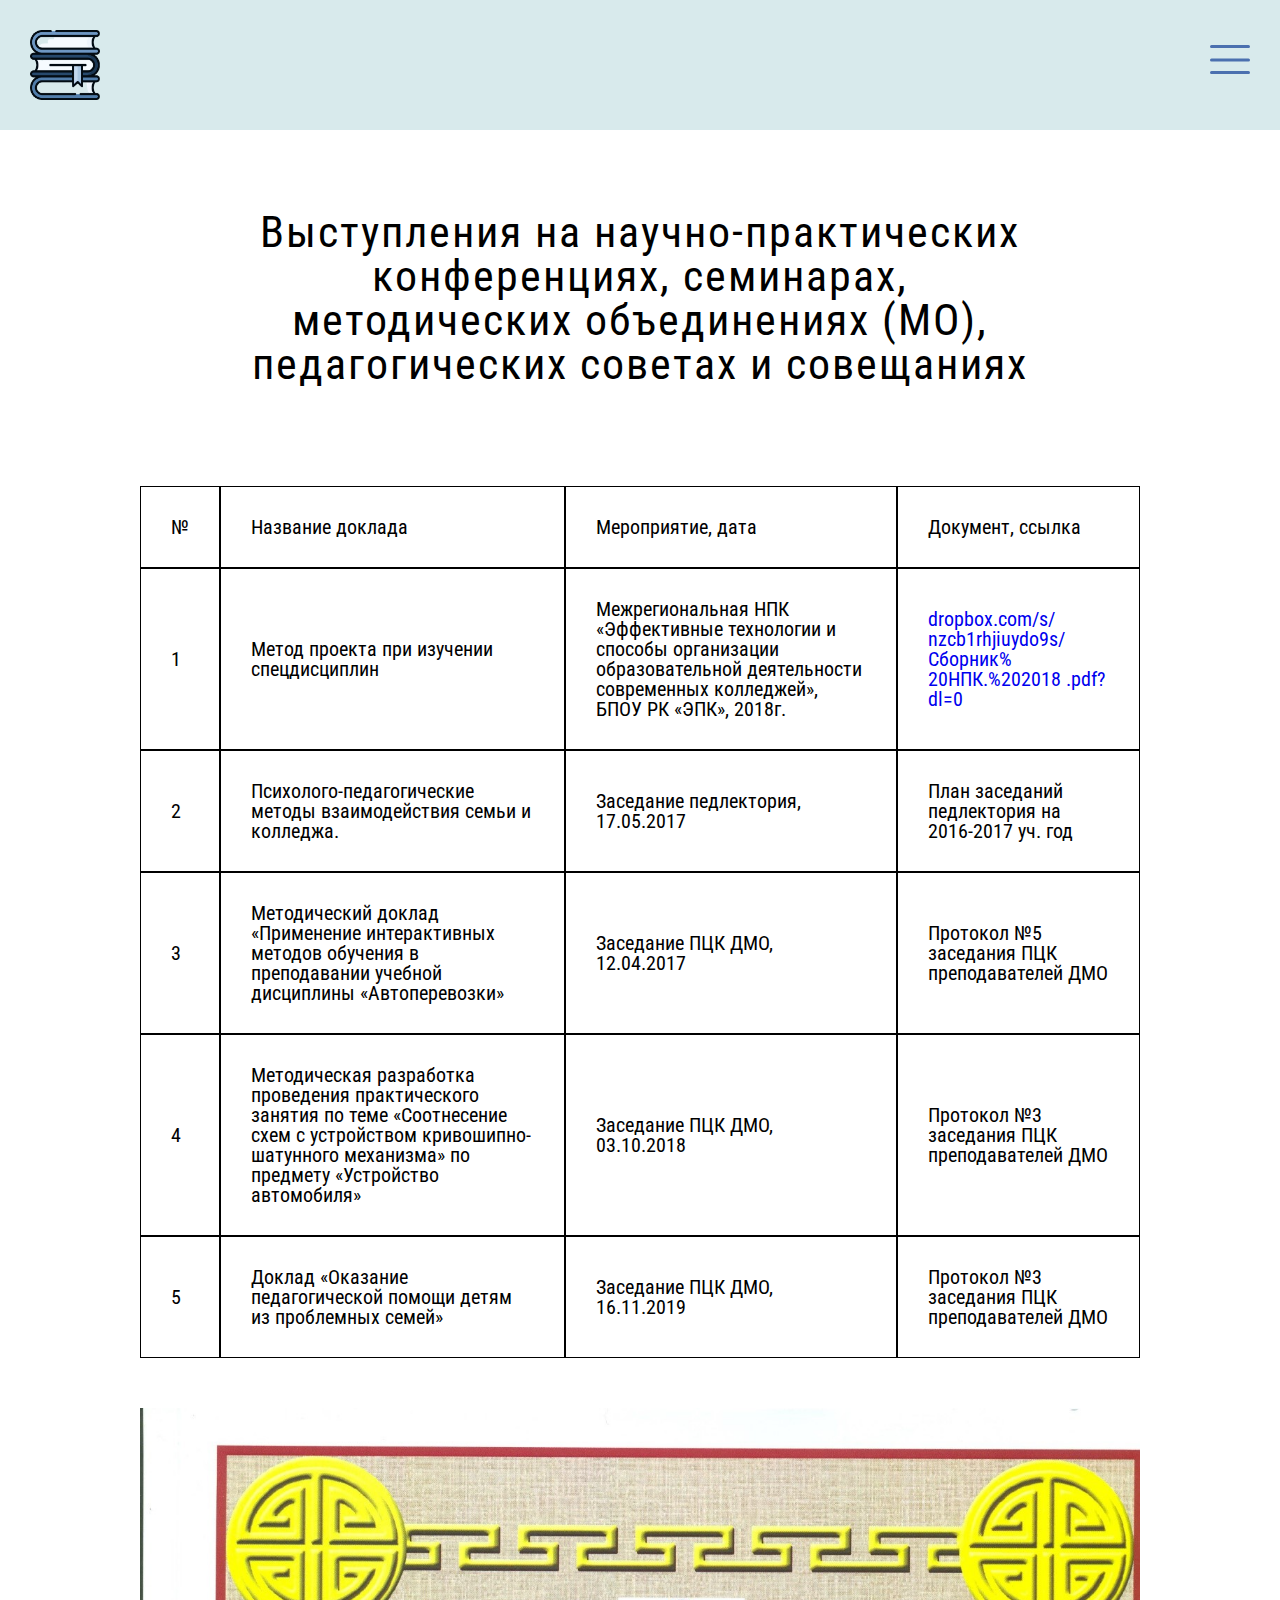
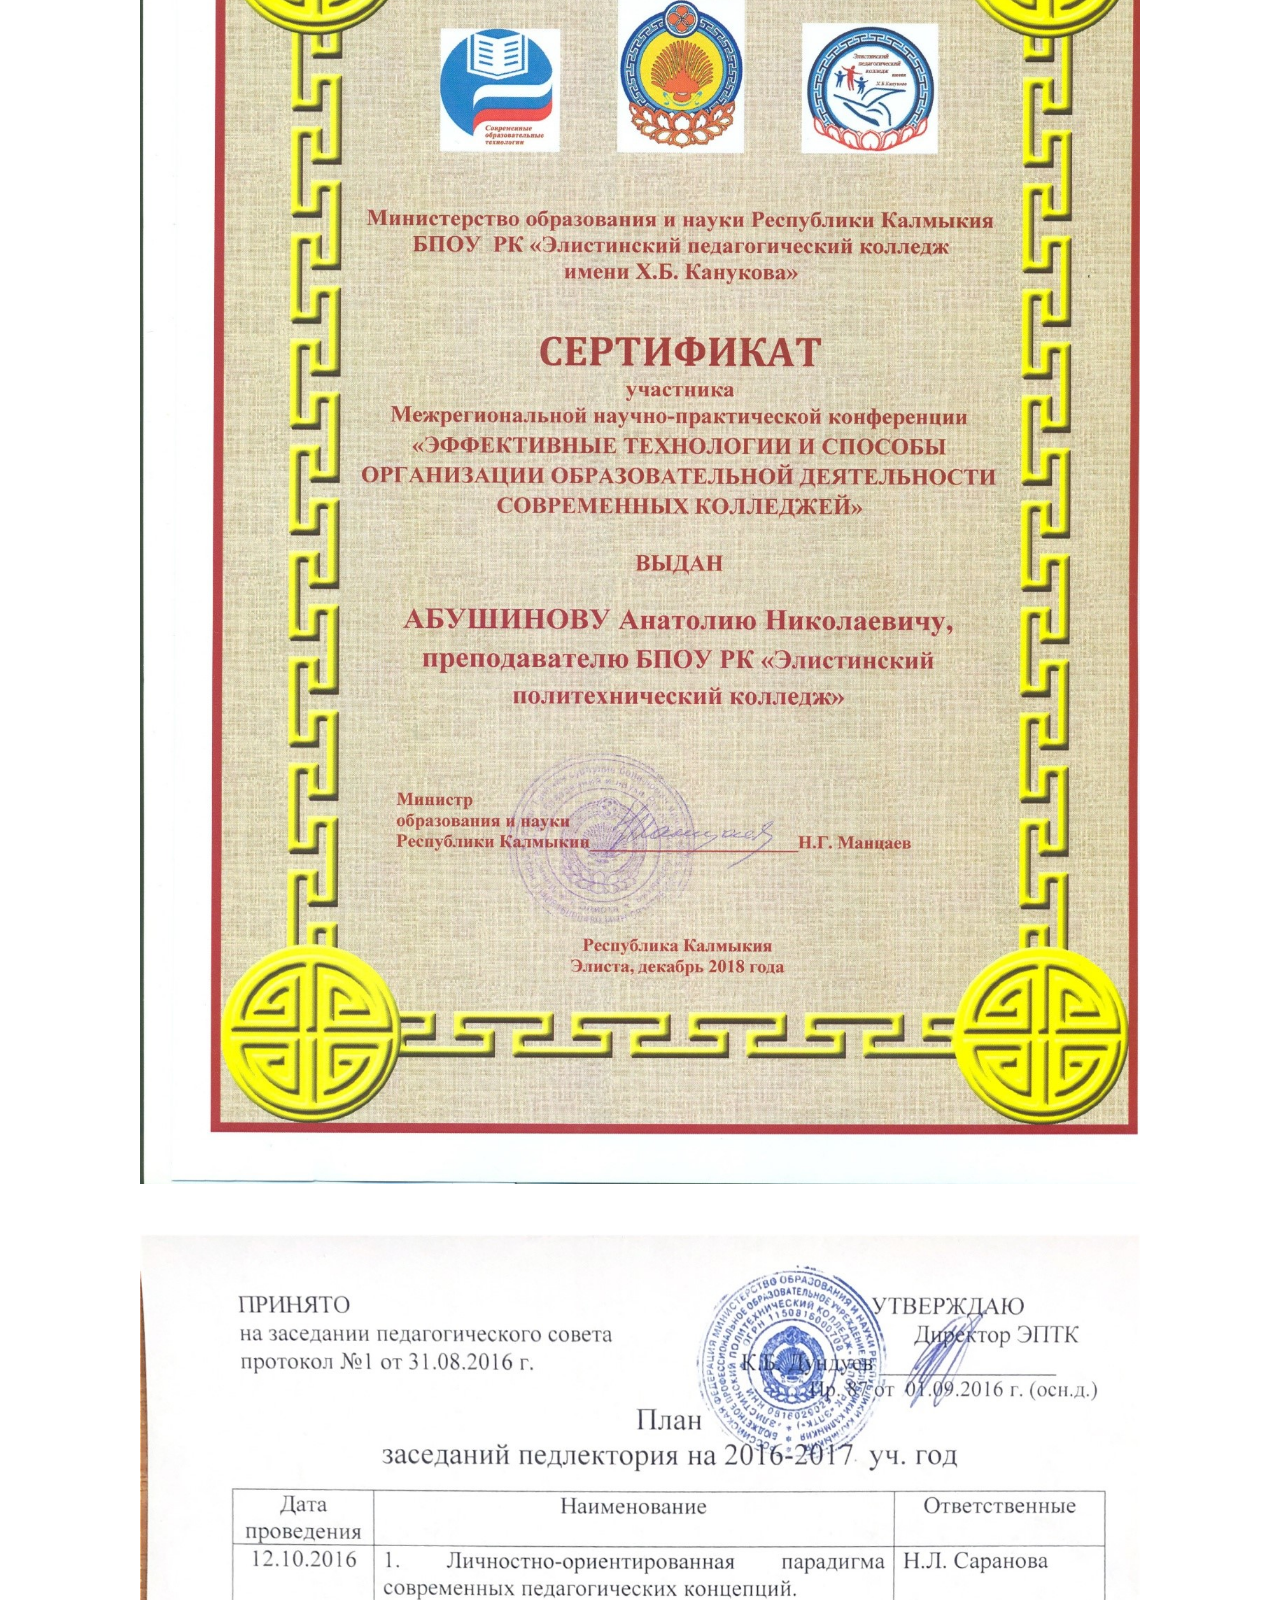
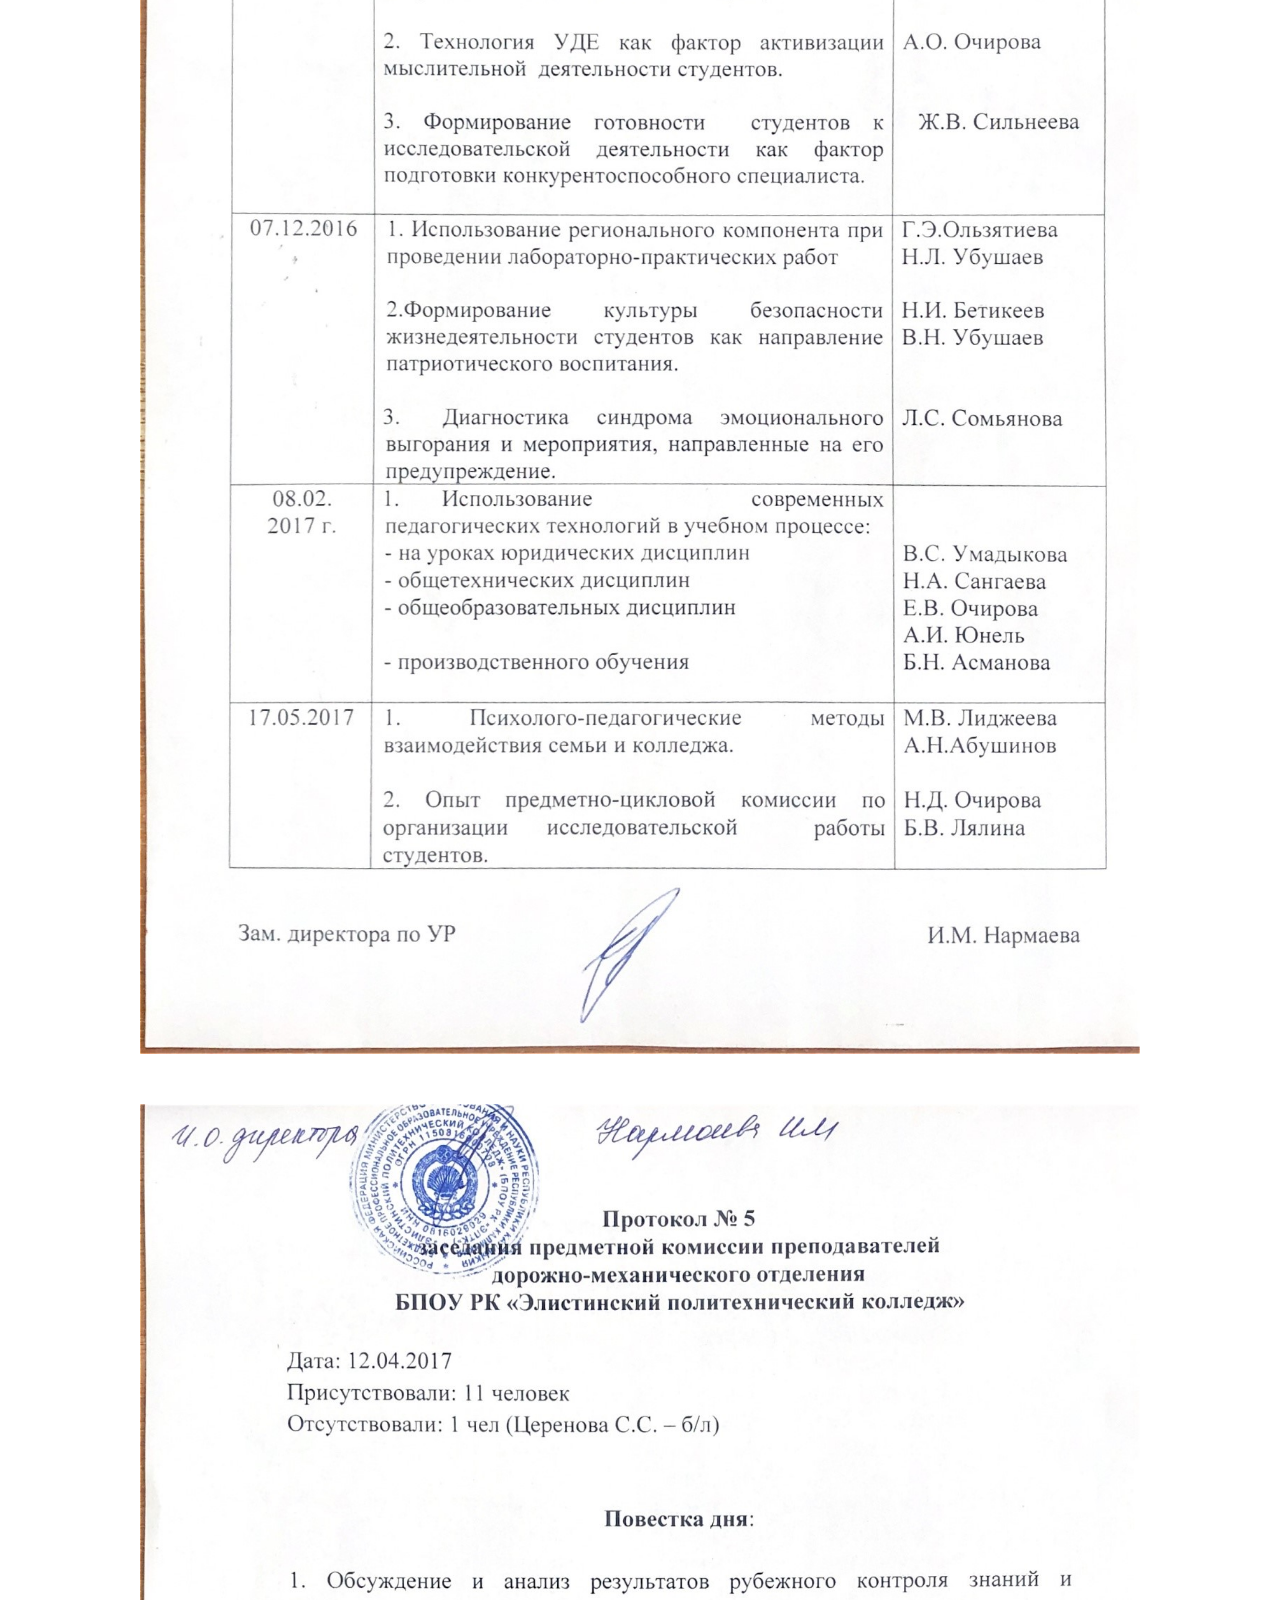
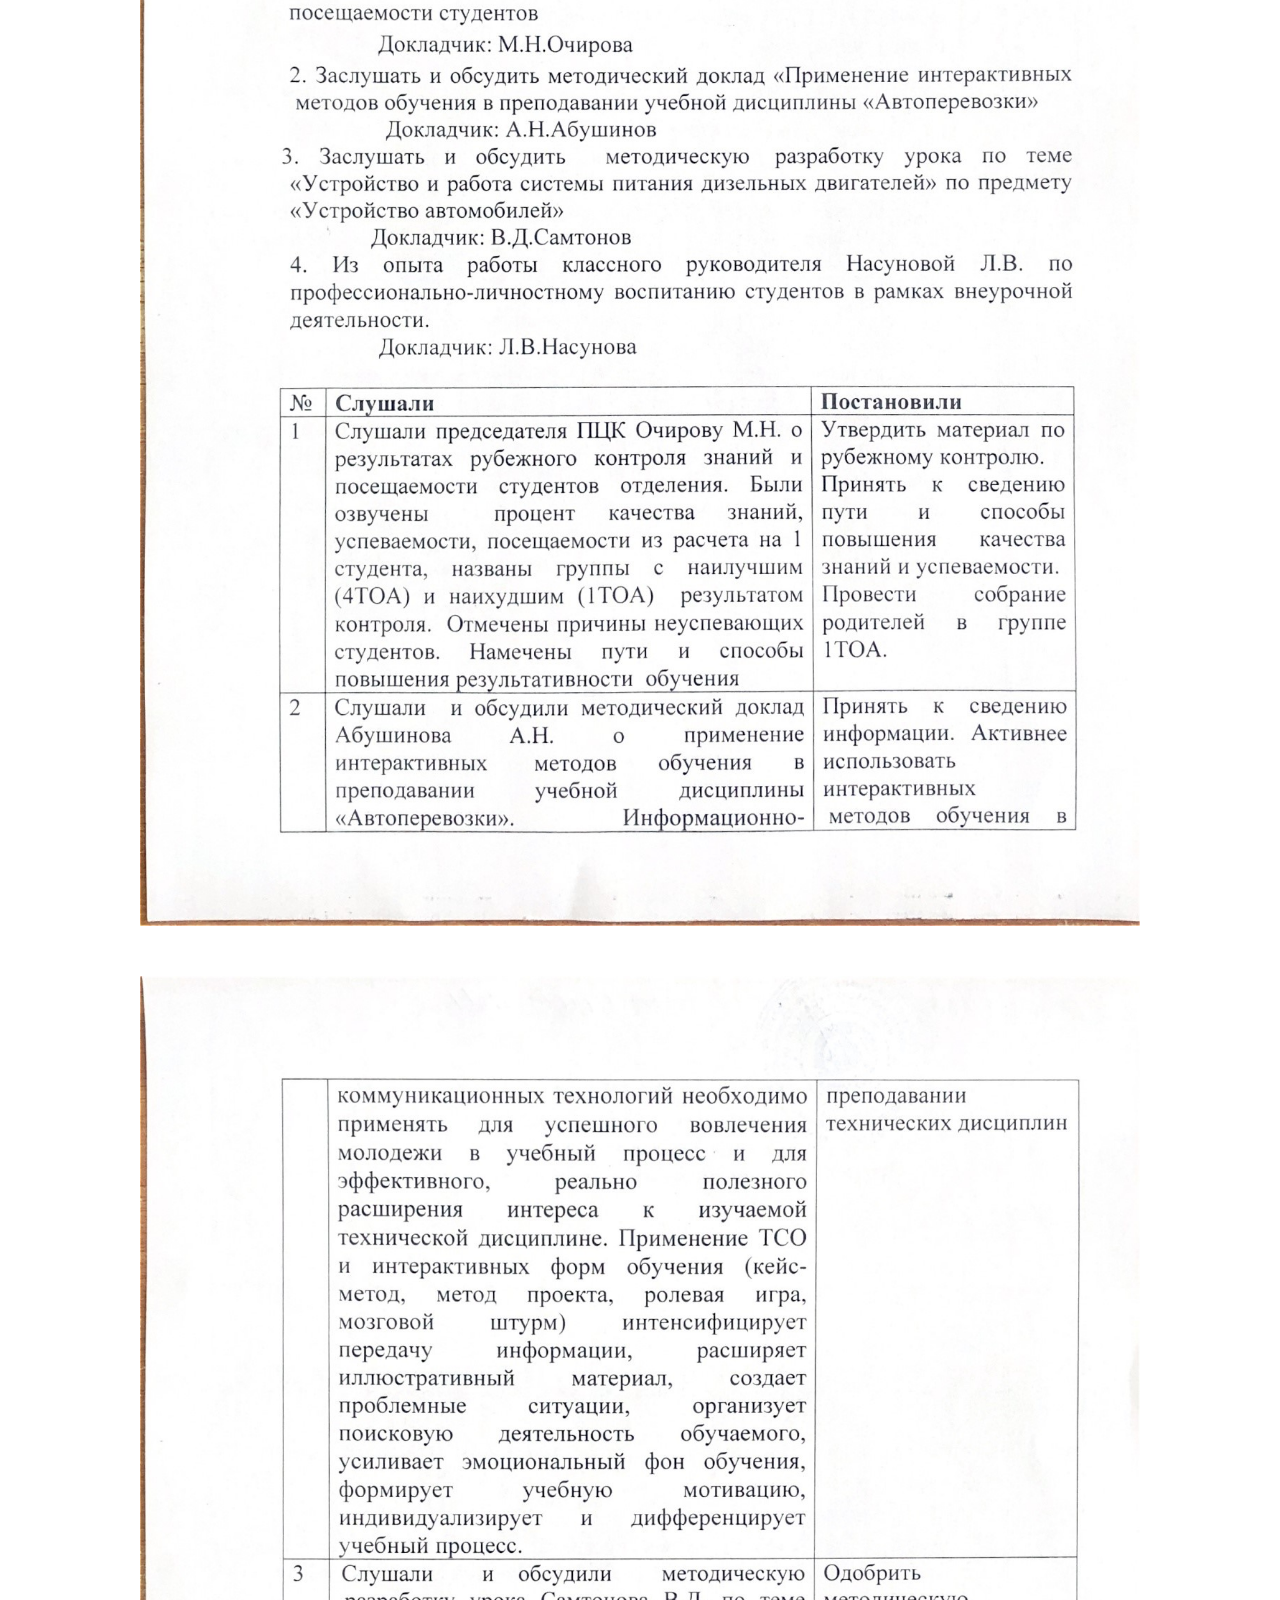
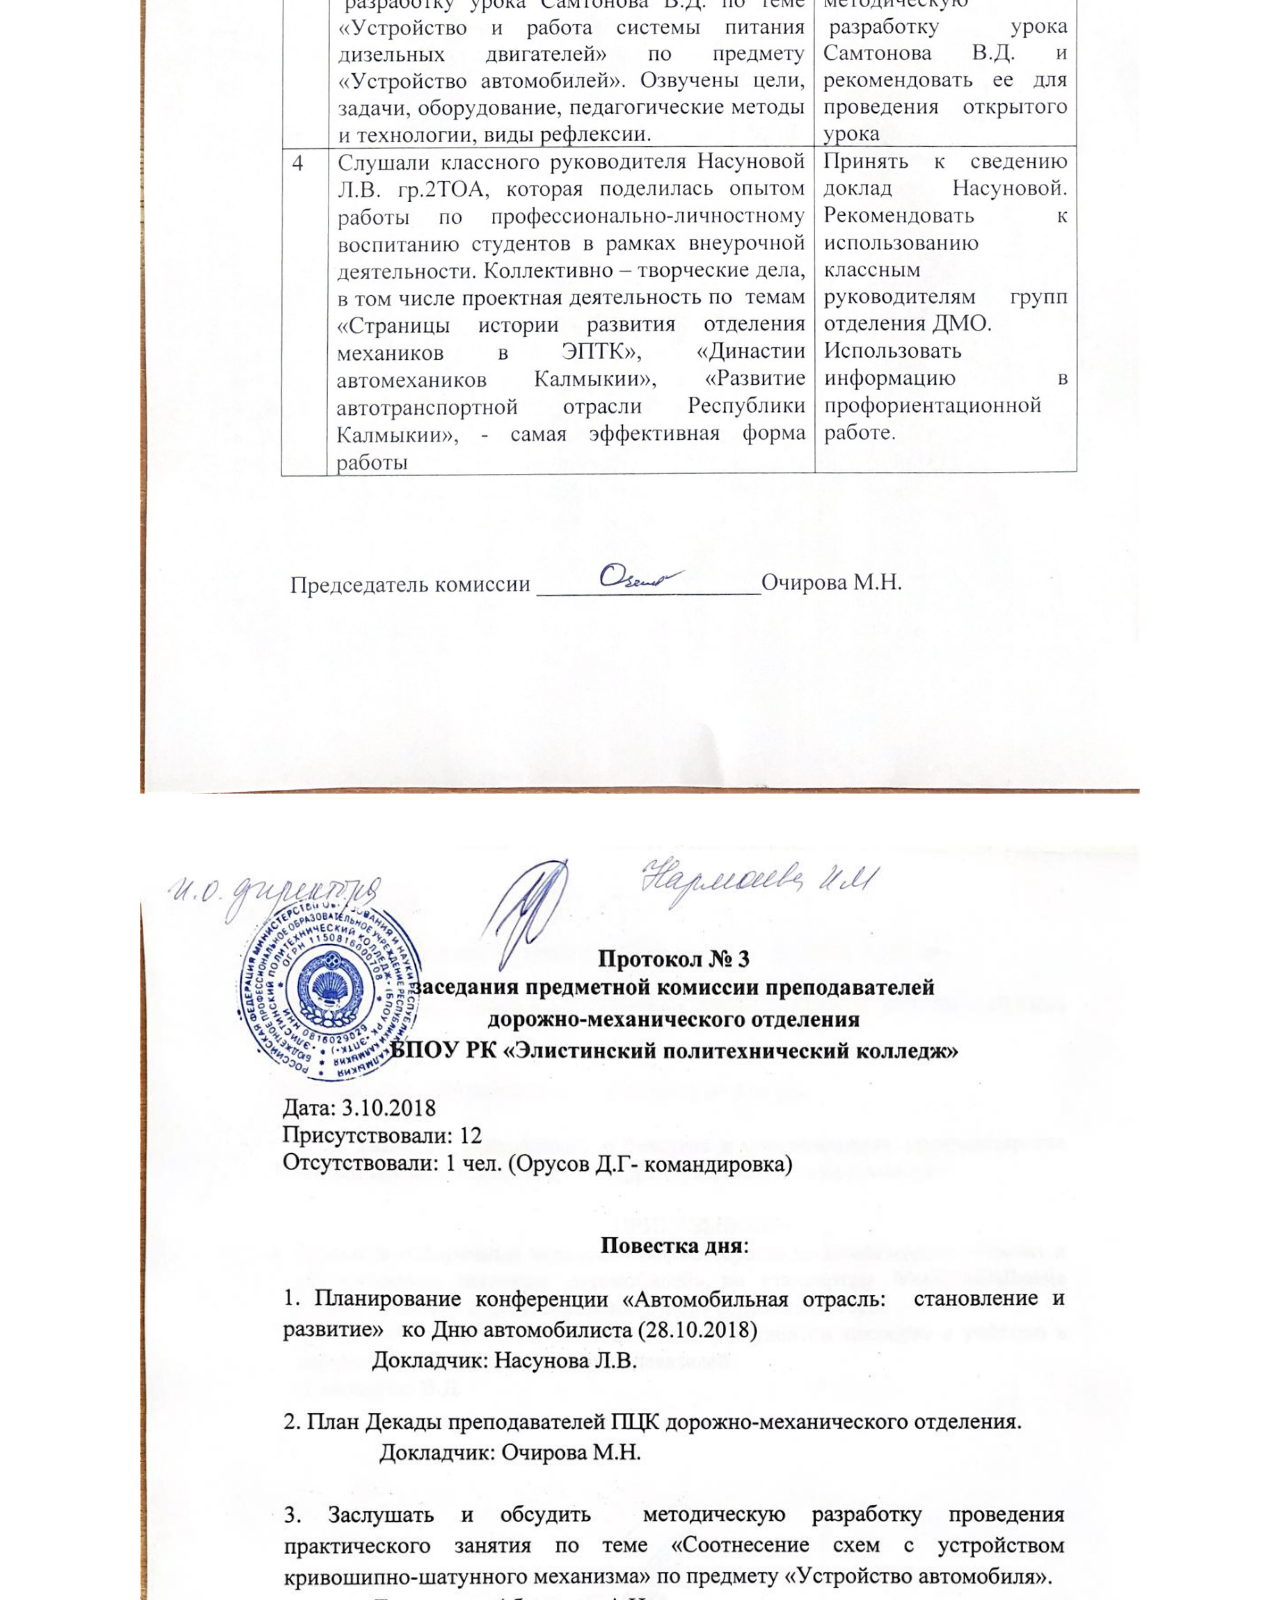
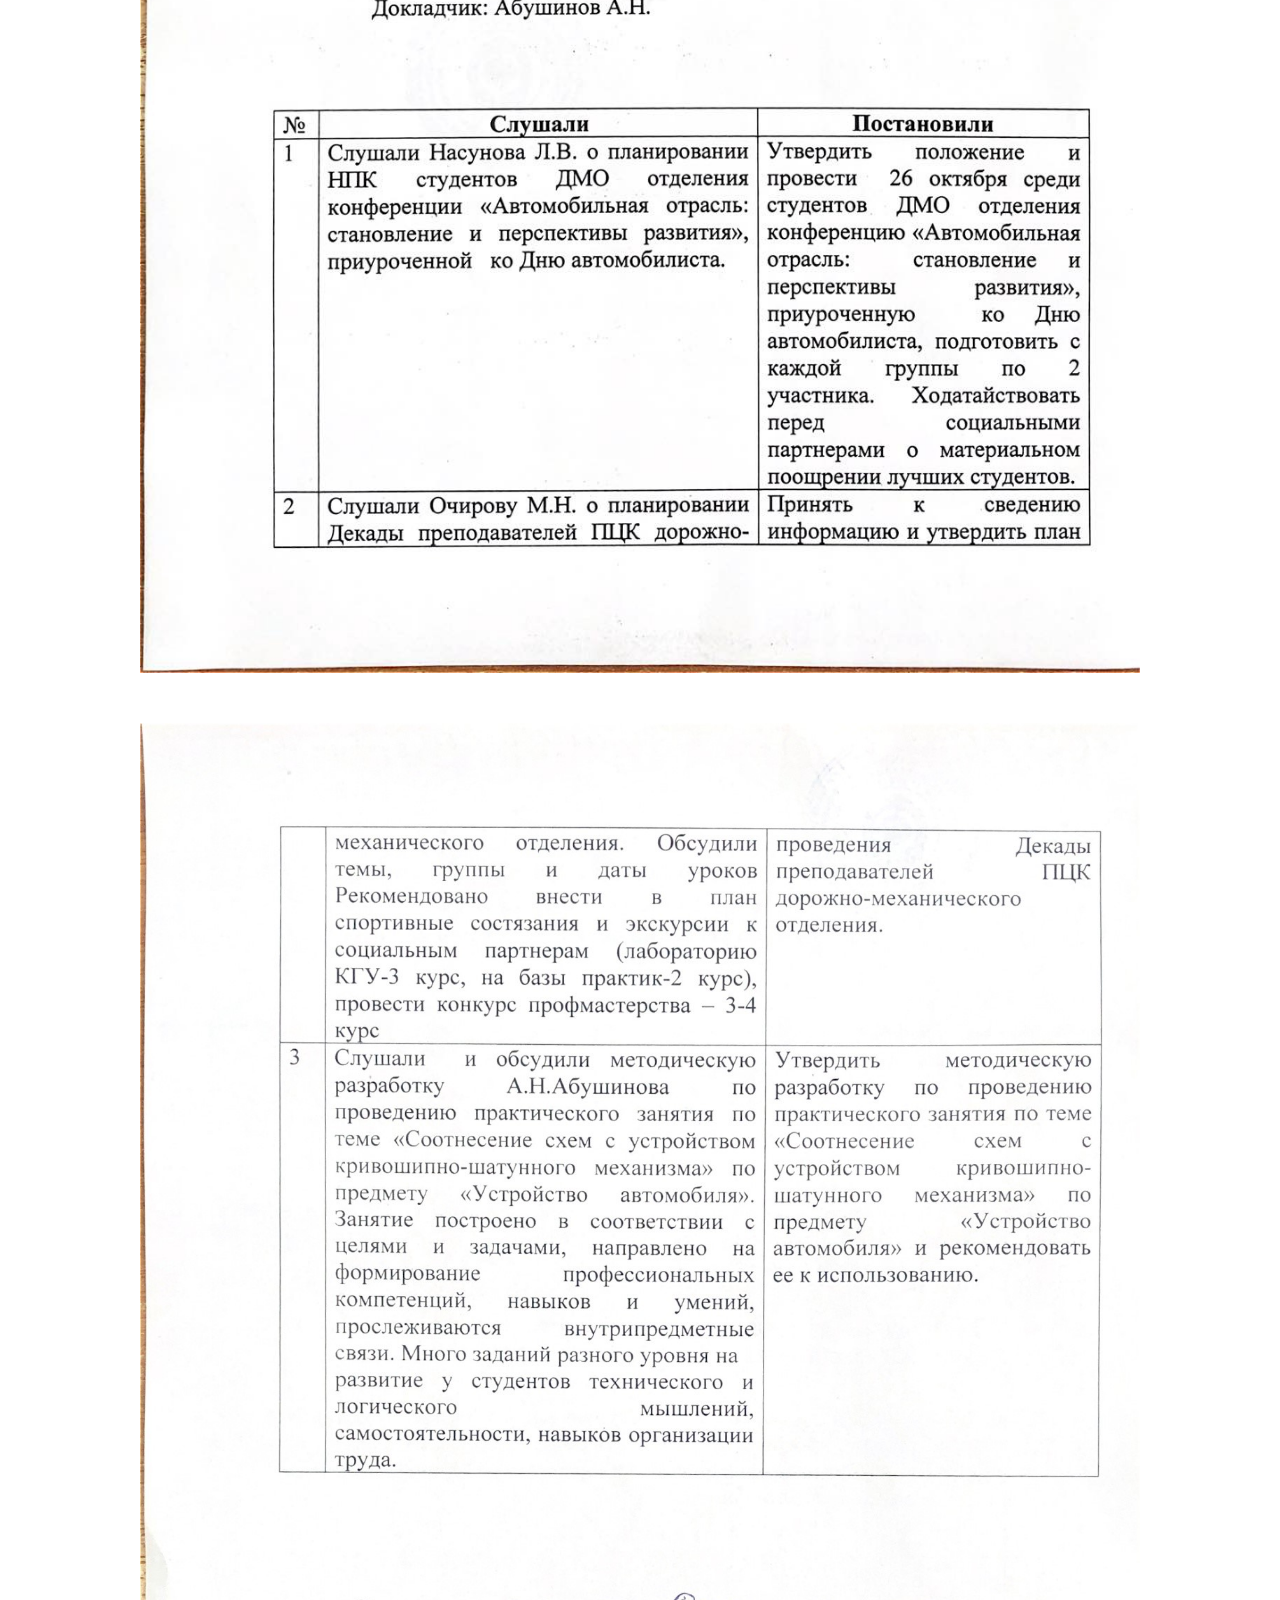
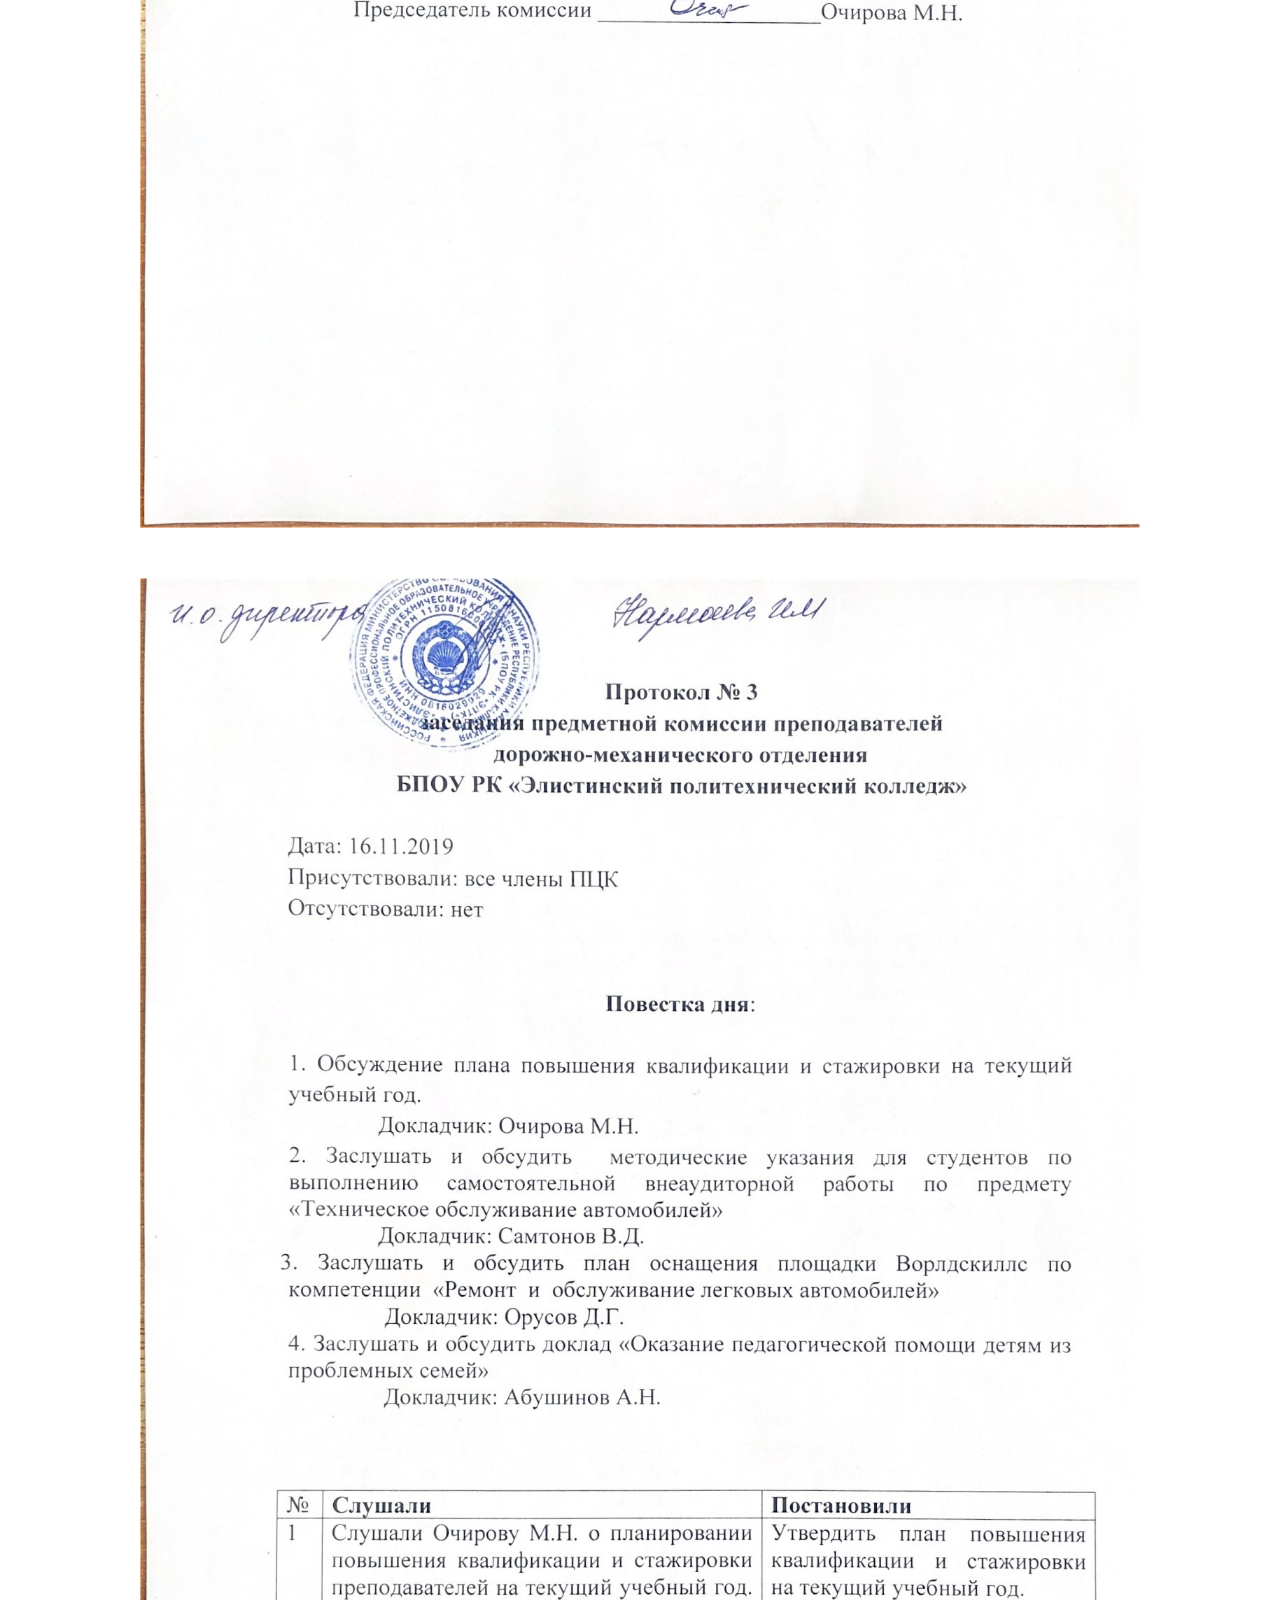
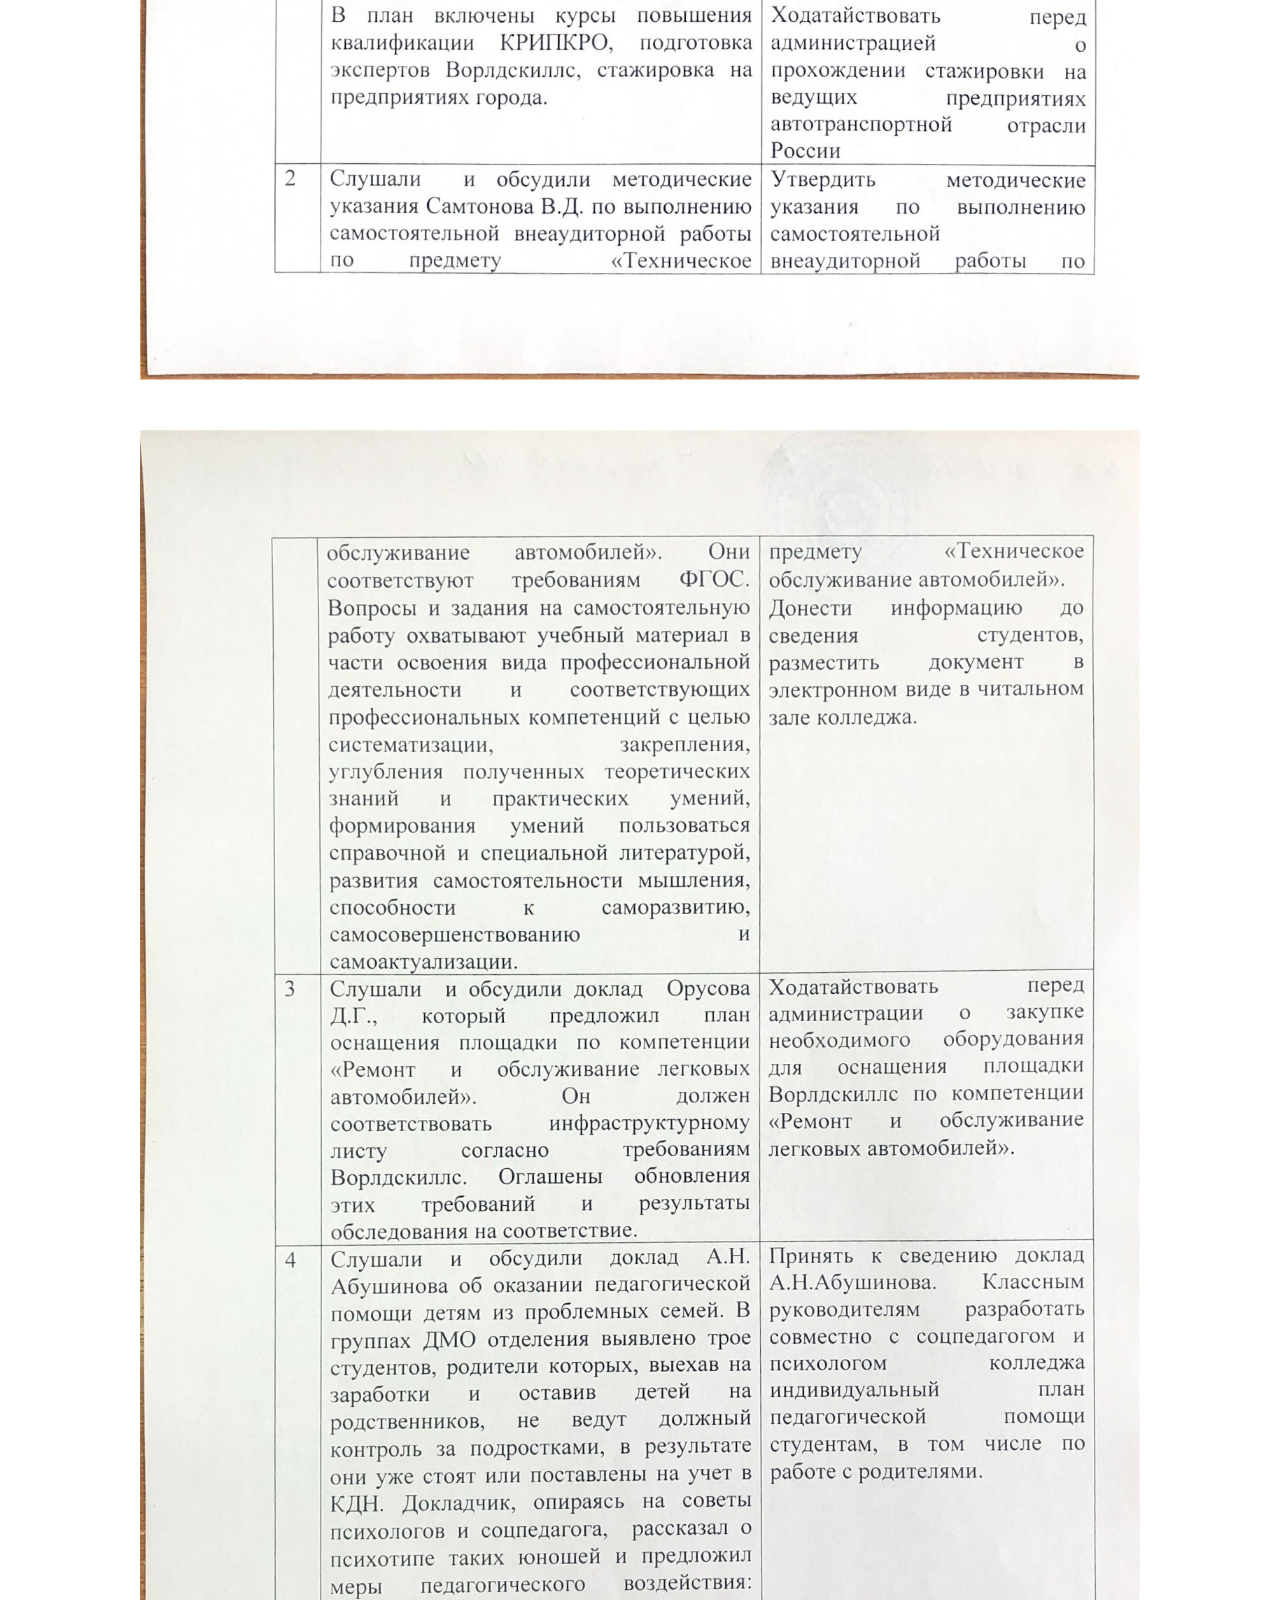
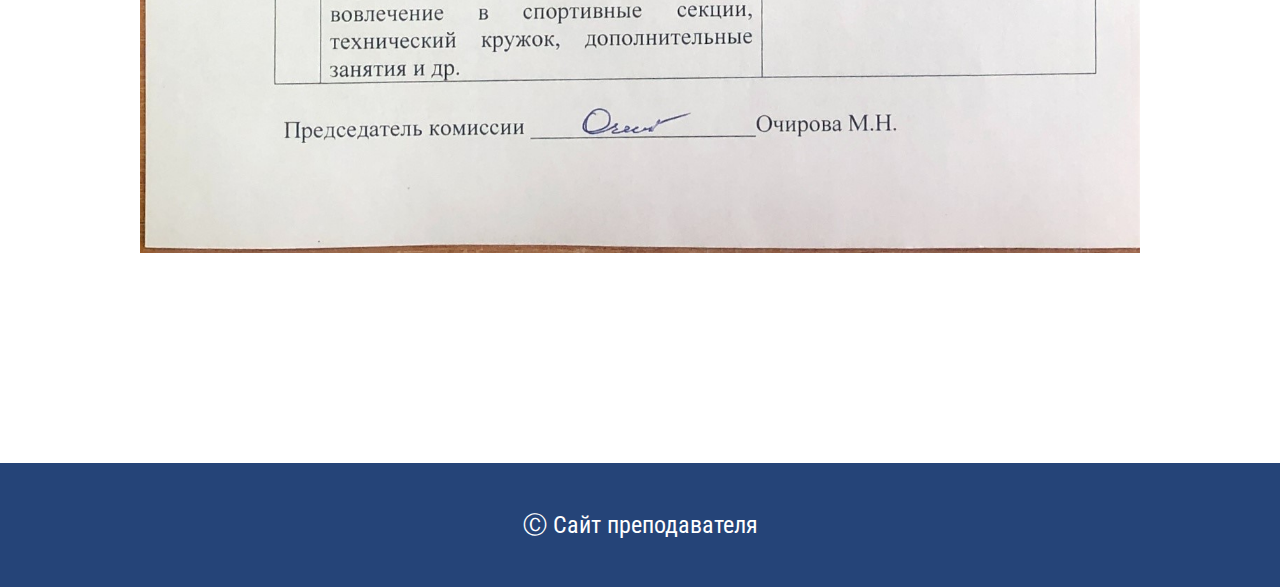
<file: pages/3.1.html>
<!DOCTYPE html>
<html>

<head>
    <meta charset="UTF-8">
    <meta name="viewport" content="width=device-width, initial-scale=1.0">
    <link rel="stylesheet" href="../css/style.css">
    <link rel="stylesheet" href="../css/media.css">
    <link rel="icon" href="../img/favik.png" type="image/x-icon">
    <title>Abushinov</title>
</head>

<body>
    <div class="wrapper">

        <!-- Шапка -->
        <header class="header header__for-all">
            <div class="header__container container">
                <a href="../index.html" class="header__logo"><img src="../img/logo.png" alt=""></a>
                <div class="header__menu menu">
                    <div class="menu__icon">
                        <span></span>
                    </div>
                    <nav class="menu__body">
                        <ul class="menu__list">
                            <li><a href="../index.html" class="menu__link">Главная страница</a></li>
                            <li class="menu__link-allopen">
                                <a class="menu__link menu__link-open _active">Качество знаний <br> по итогам внутренних
                                   <br> и  внешних мониторингов
                                    </a>
                                <ul class="menu__sub-list">
                                    <li><a href="../pages/1.1.html" class="menu__sub-link">1.1. Качество знаний по итогам внутренних
                                        и внешних мониторингов
                                        </a></li>
                                    <li><a href="../pages/1.2.html" class="menu__sub-link">1.2. Результаты участия в чемпионатах «Молодые  профессионалы», «Абилимпикс», в очных олимпиадах, конкурсах профессионального мастерства</a></li>
                                    <li><a href="../pages/1.3.html" class="menu__sub-link">1.3. Результаты участия обучающихся и воспитанников в проектно-исследовательской деятельности, олимпиадах и конкурсах, научно-практических конференциях, соревнованиях.</a></li>
                                    <li><a href="../pages/1.4.html" class="menu__sub-link">1.4. Результаты участия обучающихся и воспитанников в заочных олимпиадах, конкурсах</a></li>
                                </ul>
                            </li>
                            <li class="menu__link-allopen">
                                <a class="menu__link menu__link-open">Методическое<br> руководство <br> группой педагогов</a>
                                <ul class="menu__sub-list">
                                    <li><a href="../pages/2.2.html" class="menu__sub-link">2.2. Методическое руководство группой педагогов</a></li>
                                    <li><a href="../pages/2.3.html" class="menu__sub-link">2.3. Участие в экзаменационных, экспертных, апелляционных комиссиях</a></li>
                                </ul>
                            </li>
                            <li class="menu__link-allopen">
                                <a class="menu__link menu__link-open">Вклад в повышение <br> качества образования, воспитания <br> и распространение собственного опыта.</a>
                                <ul class="menu__sub-list">
                                    <li><a href="../pages/3.1.html" class="menu__sub-link">3.1. Выступления на научно-практических конференциях, семинарах, методических объединениях (МО), педагогических советах и совещаниях. </a></li>
                                    <li><a href="../pages/3.2.html" class="menu__sub-link">3.2. Открытые уроки и мастер-классы</a></li>
                                    <li><a href="../pages/3.3.html" class="menu__sub-link">3.3. Опубликованные  научные статьи, методические и дидактические разработки по вопросам реализации основной профессиональной образовательной программы (ОПОП)</a></li>
                                    <li><a href="../pages/3.5.html" class="menu__sub-link">3.5. Повышение квалификации</a></li>
                                </ul>
                            </li>
                            <li class="menu__link-allopen">
                                <a class="menu__link menu__link-open">Личные результаты</a>
                                <ul class="menu__sub-list">
                                    <li><a href="../pages/4.1.html" class="menu__sub-link">4.1. Результат личного участия в конкурсах профессионального  мастерства</a></li>
                                </ul>
                            </li>
                            <li class="menu__link-allopen">
                                <a class="menu__link menu__link-open">Награды</a>
                                <ul class="menu__sub-list">
                                    <li><a href="../pages/6.html" class="menu__sub-link">6. Награды и поощрения успехов в профессиональной деятельности</a></li>
                                </ul>
                            </li>
                        </ul>
                    </nav>
                </div>
            </div>
        </header>


        <main class="page">

            <section class="result-first">
                <div class="result-first__container contaner">
                    <h1 class="result-first__title">Выступления на научно-практических конференциях, семинарах, методических объединениях (МО), педагогических советах и совещаниях </h1>

                    <div class="result-first__img-container">
                        <div class="result-first__img-card">
                            <table>
                                <tbody>
                                    <tr>
                                        <td class="result-first__sell">№</td>
                                        <td class="result-first__sell">Название доклада</td>
                                        <td class="result-first__sell">Мероприятие, дата</td>
                                        <td class="result-first__sell">Документ, ссылка</td>
                                    </tr>
                                    <tr>
                                        <td class="result-first__sell">1</td>
                                        <td class="result-first__sell">Метод проекта при изучении спецдисциплин </td>
                                        <td class="result-first__sell">Межрегиональная НПК «Эффективные технологии и способы организации образовательной деятельности современных колледжей», БПОУ РК «ЭПК», 2018г.</td>
                                        <td class="result-first__sell"> <a href="https://www.dropbox.com/s/nzcb1rhjiuydo9s/Сборник%20НПК.%202018.pdf?dl=0">dropbox.com/s/ nzcb1rhjiuydo9s/ Сборник% 20НПК.%202018 .pdf?dl=0</a> </td>
                                    </tr>
                                    <tr>
                                        <td class="result-first__sell">2</td>
                                        <td class="result-first__sell">Психолого-педагогические методы взаимодействия семьи и колледжа. </td>
                                        <td class="result-first__sell">Заседание педлектория, 17.05.2017</td>
                                        <td class="result-first__sell">План заседаний педлектория на 2016-2017 уч. год
                                        </td>
                                    </tr>
                                    <tr>
                                        <td class="result-first__sell">3</td>
                                        <td class="result-first__sell">Методический доклад «Применение интерактивных методов обучения в преподавании учебной дисциплины «Автоперевозки» </td>
                                        <td class="result-first__sell">Заседание ПЦК ДМО, 12.04.2017</td>
                                        <td class="result-first__sell">Протокол №5 заседания ПЦК преподавателей ДМО</td>
                                    </tr>
                                    <tr>
                                        <td class="result-first__sell">4</td>
                                        <td class="result-first__sell">Методическая разработка проведения практического занятия по теме «Соотнесение схем с устройством кривошипно-шатунного механизма» по предмету «Устройство автомобиля» </td>
                                        <td class="result-first__sell">Заседание ПЦК ДМО, 03.10.2018
                                        </td>
                                        <td class="result-first__sell">Протокол №3 заседания ПЦК преподавателей ДМО</td>
                                    </tr>
                                    <tr>
                                        <td class="result-first__sell">5</td>
                                        <td class="result-first__sell">Доклад «Оказание педагогической помощи детям из проблемных семей» </td>
                                        <td class="result-first__sell">Заседание ПЦК ДМО, 16.11.2019
                                        </td>
                                        <td class="result-first__sell">Протокол №3 заседания ПЦК преподавателей ДМО</td>
                                    </tr>
                                </tbody>
                            </table>
                        </div>
                        <div class="result-first__img-card"><img src="../img/img_third_1/second.jpg" alt="" class="result-first__img"></div>
                        <div class="result-first__img-card"><img src="../img/img_third_1/third.jpg" alt="" class="result-first__img"></div>
                        <div class="result-first__img-card"><img src="../img/img_third_1/four.jpg" alt="" class="result-first__img"></div>
                        <div class="result-first__img-card"><img src="../img/img_third_1/five.jpg" alt="" class="result-first__img"></div>
                        <div class="result-first__img-card"><img src="../img/img_third_1/six.jpg" alt="" class="result-first__img"></div>
                        <div class="result-first__img-card"><img src="../img/img_third_1/seven.jpg" alt="" class="result-first__img"></div>
                        <div class="result-first__img-card"><img src="../img/img_third_1/eight.jpg" alt="" class="result-first__img"></div>
                        <div class="result-first__img-card"><img src="../img/img_third_1/nine.jpg" alt="" class="result-first__img"></div>
                    </div>
                </div>
            </section>

        </main>

        <footer class="footer">
            <div class="footer__container container">
                <div class="footer__text">Ⓒ Сайт преподавателя</div>
            </div>
        </footer>


    </div>

    <script src="../js/main.js"></script>
</body>

</html>
</file>
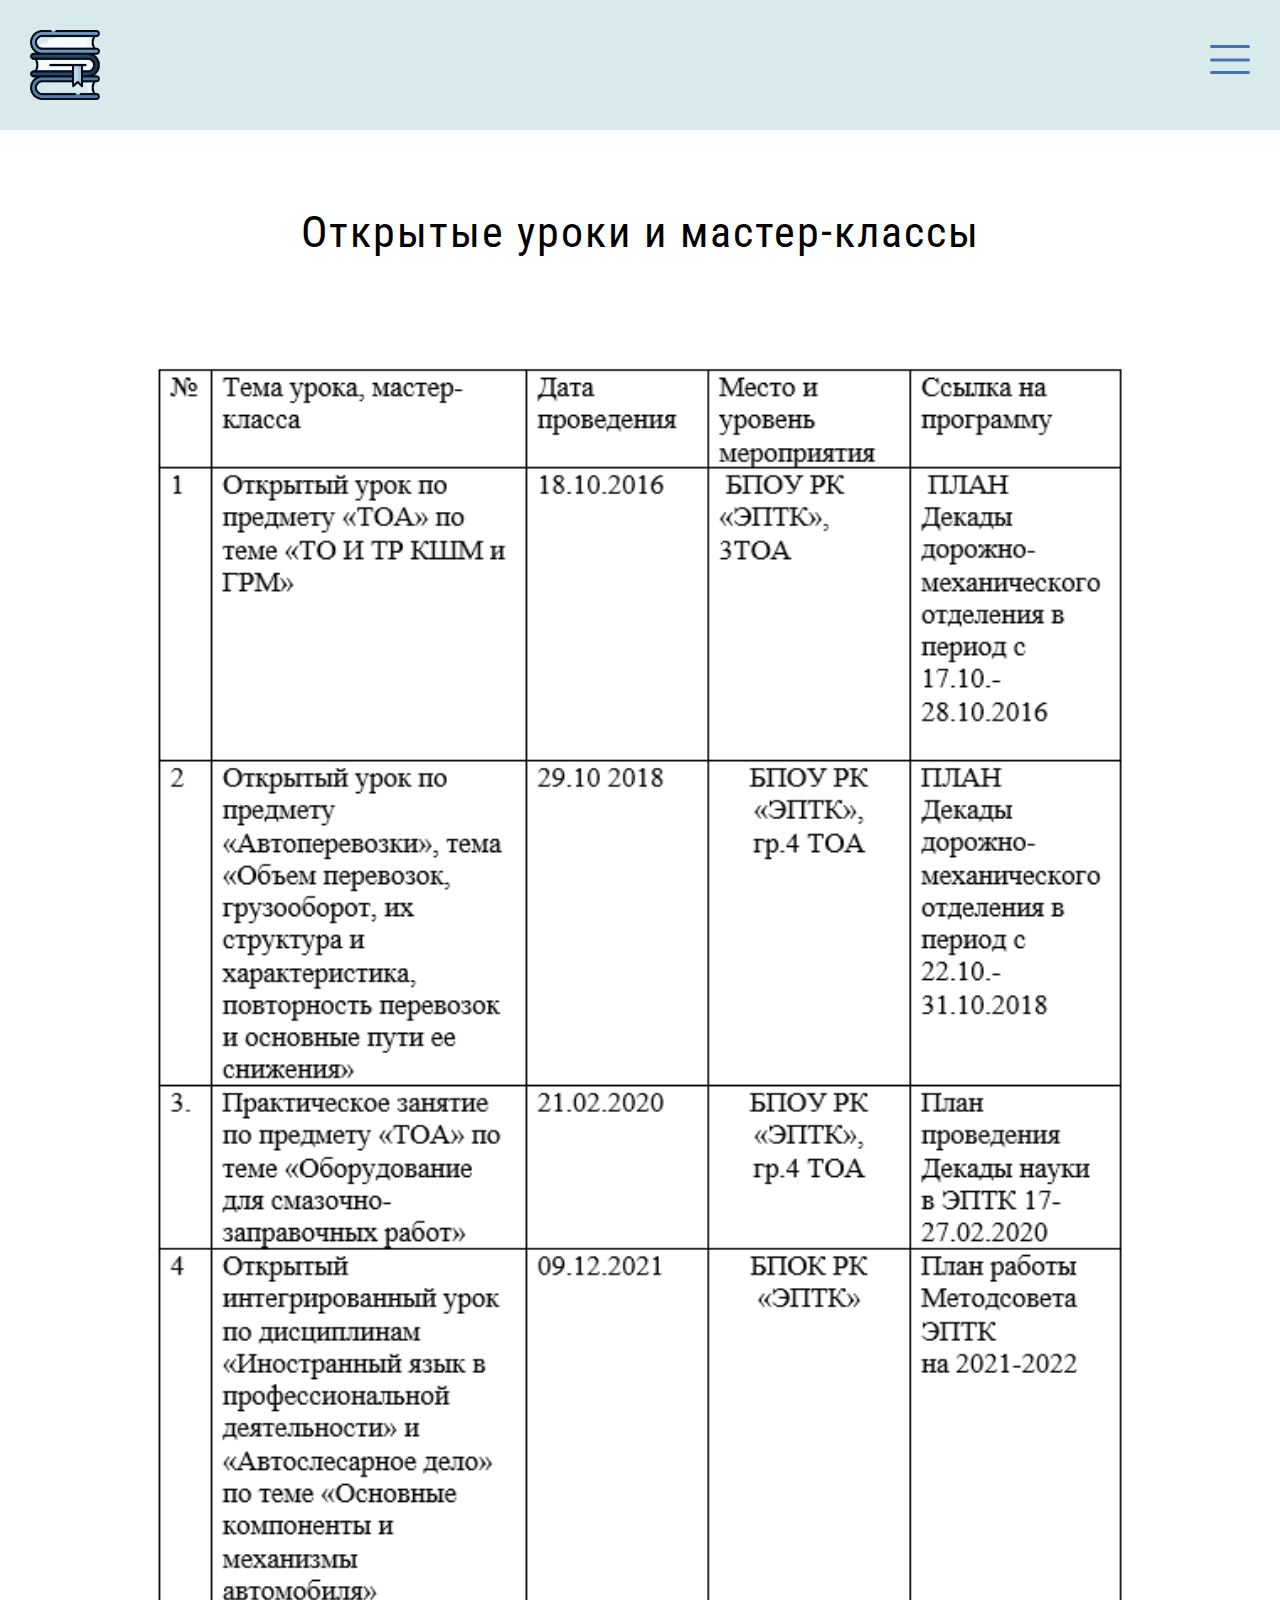
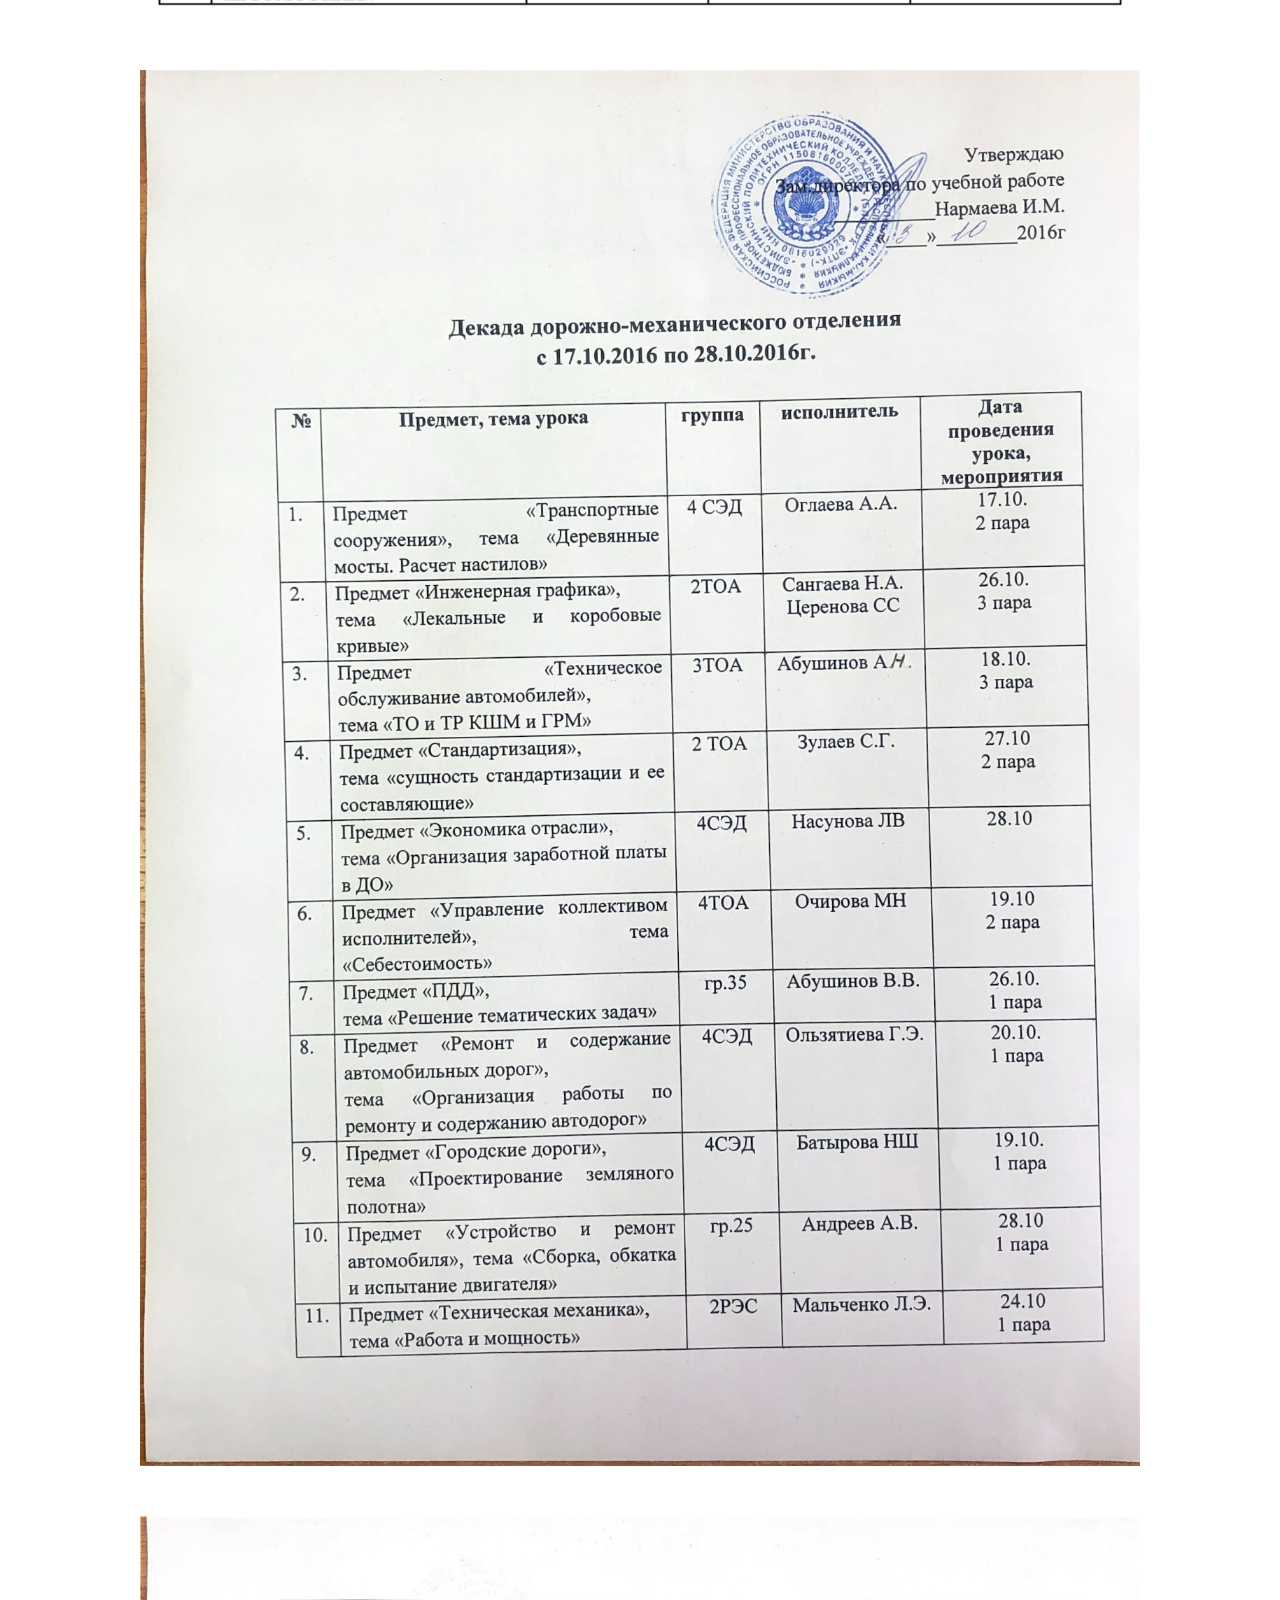
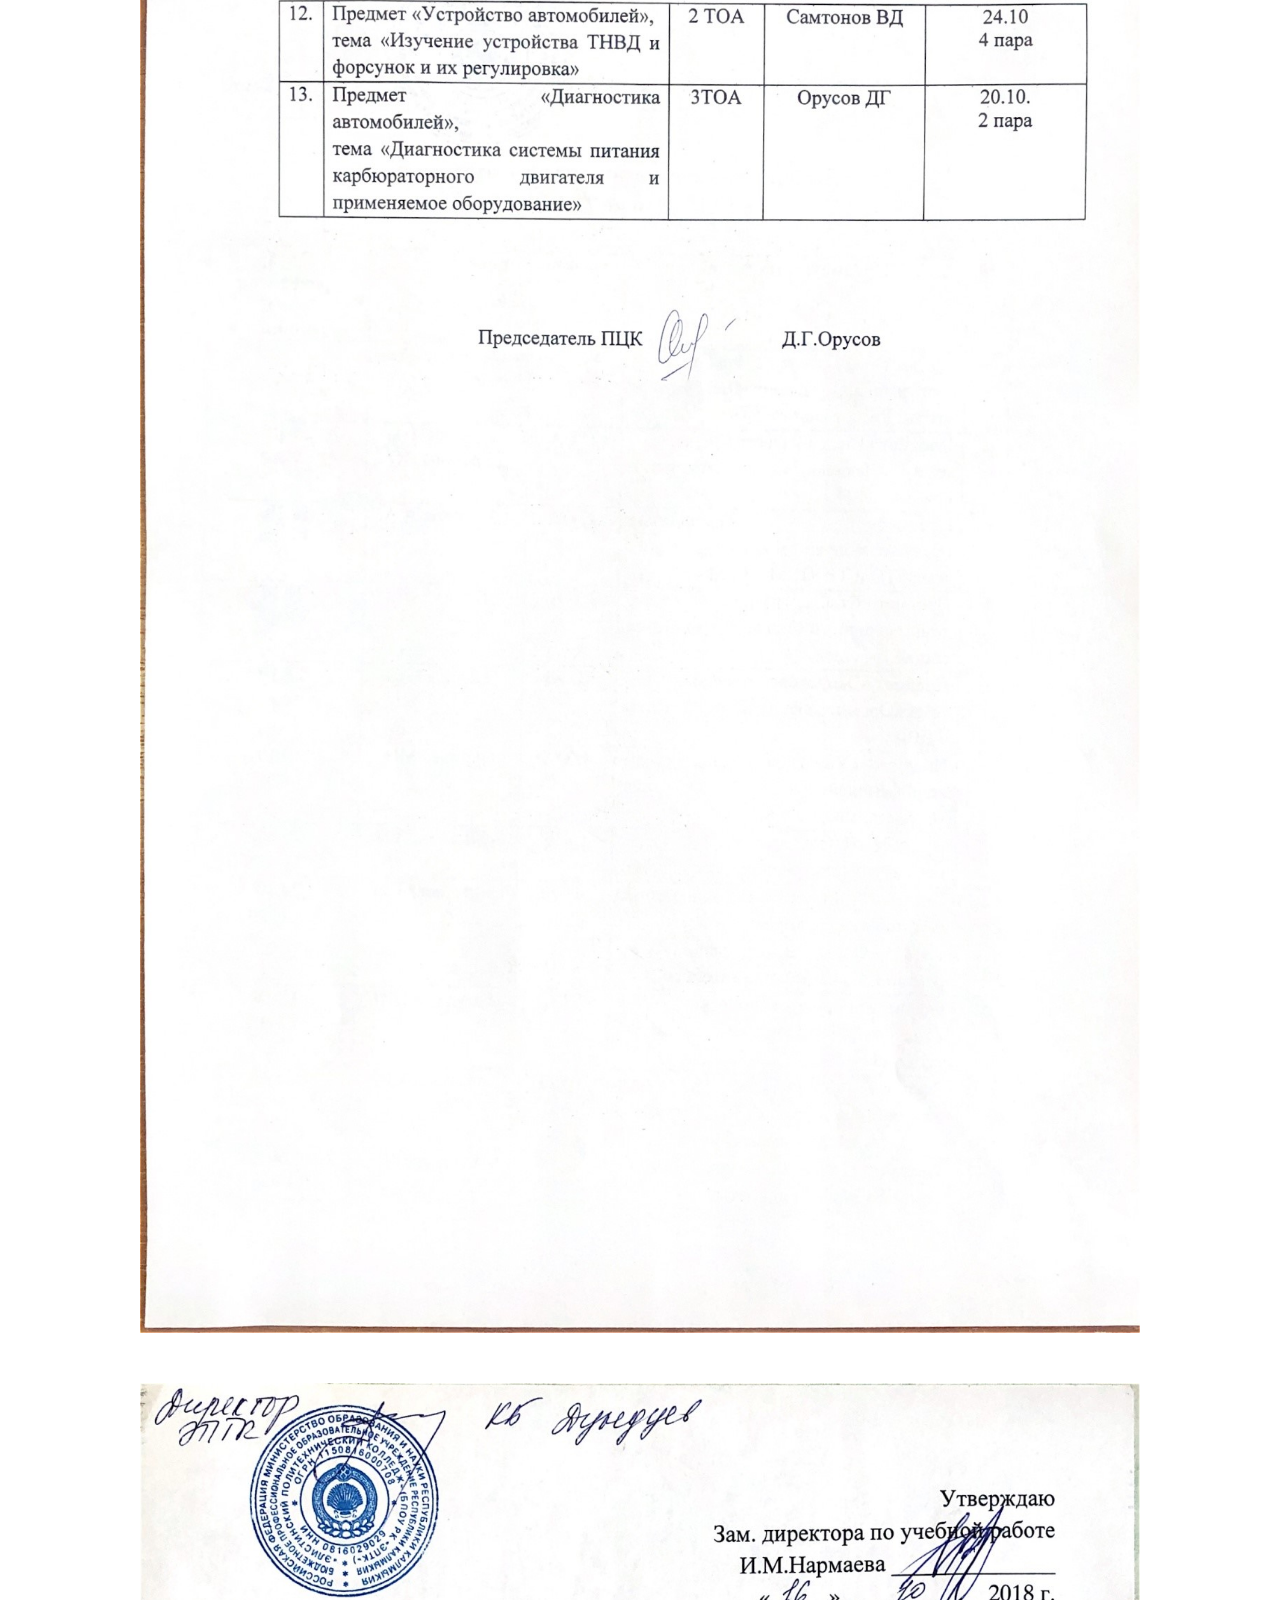
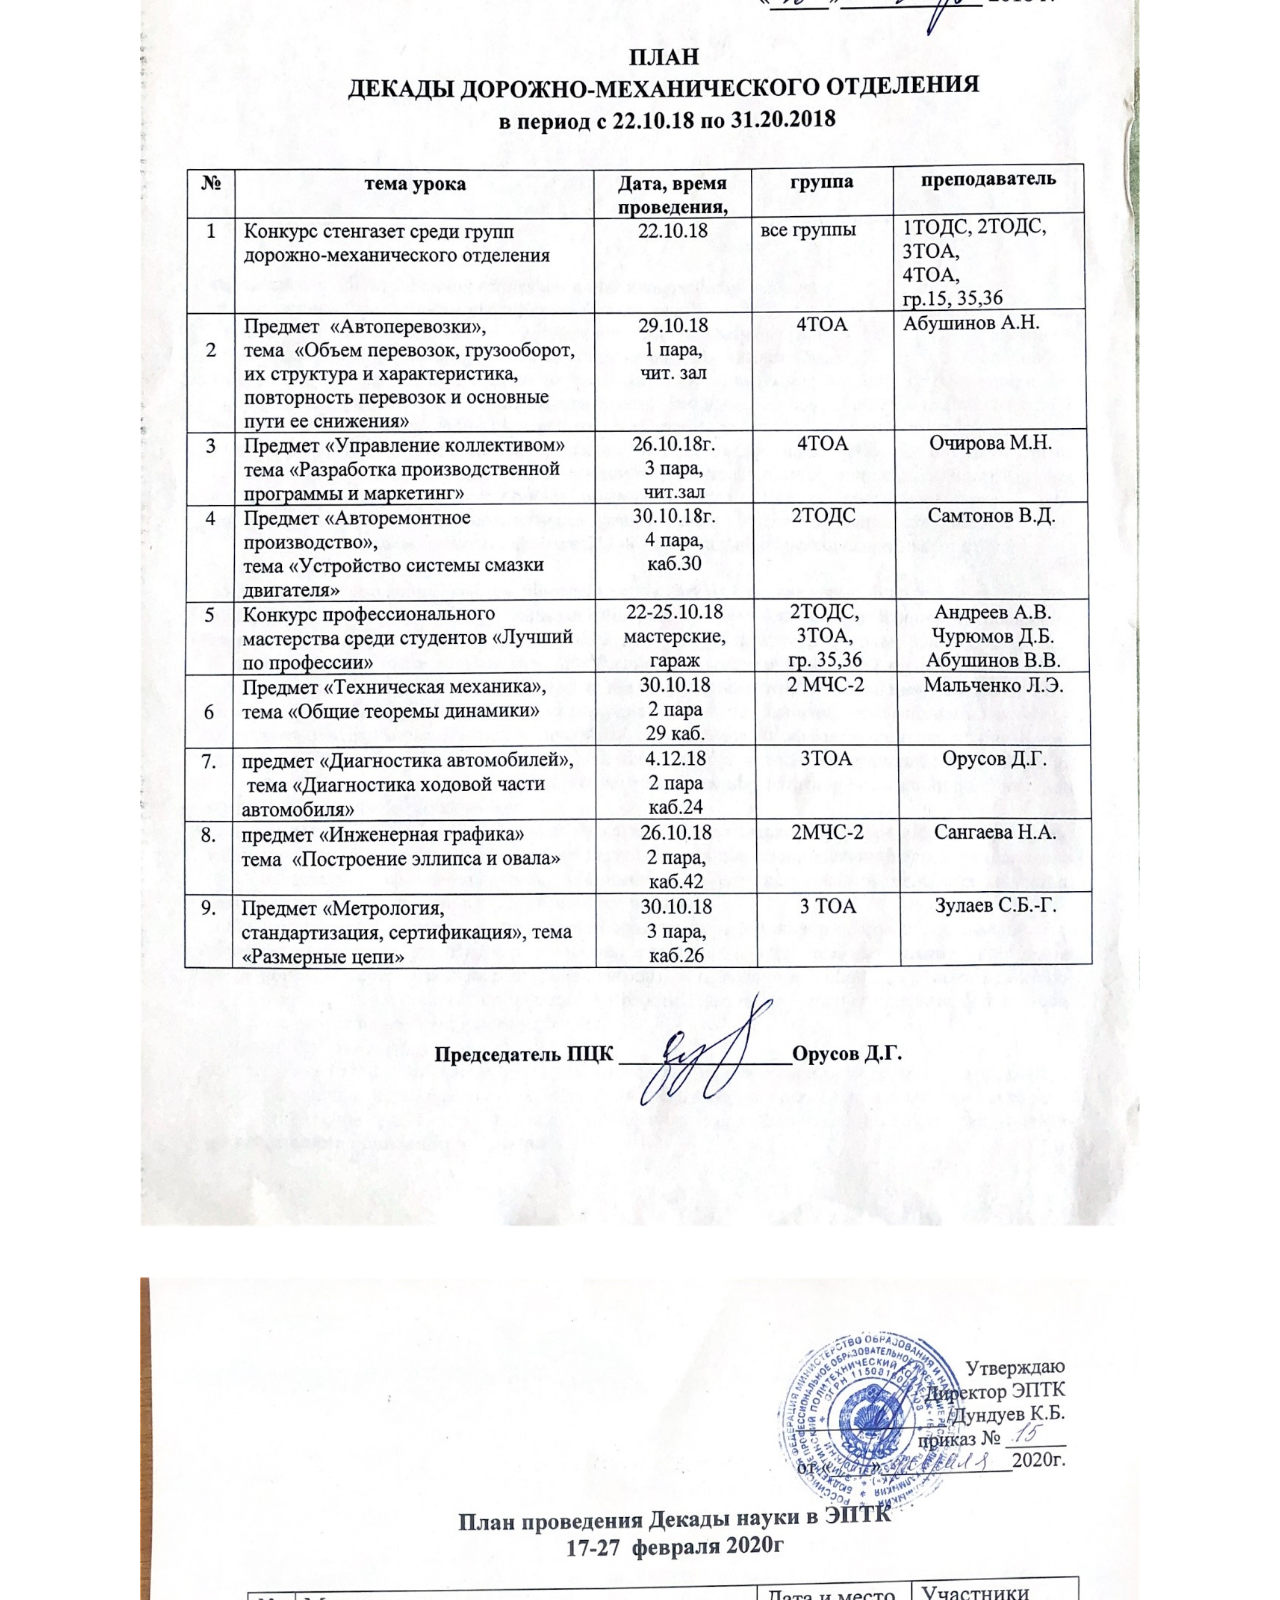
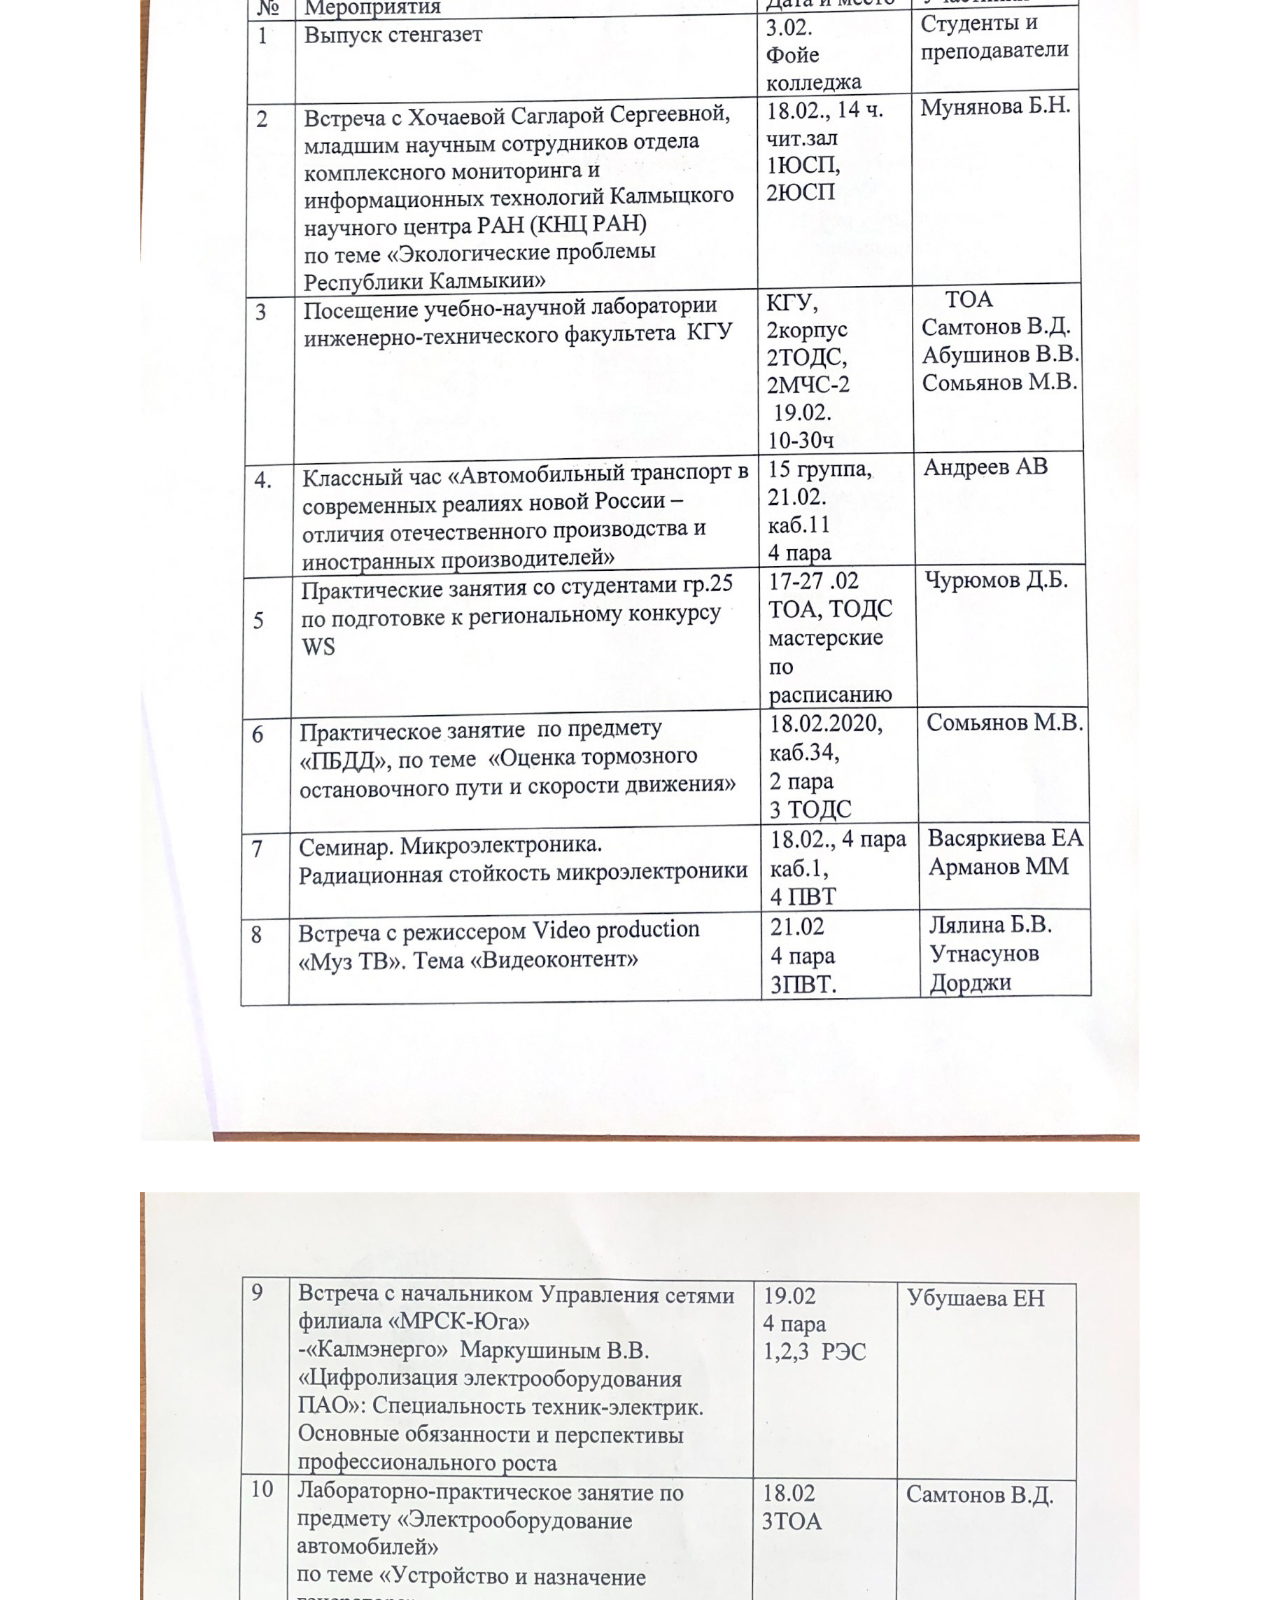
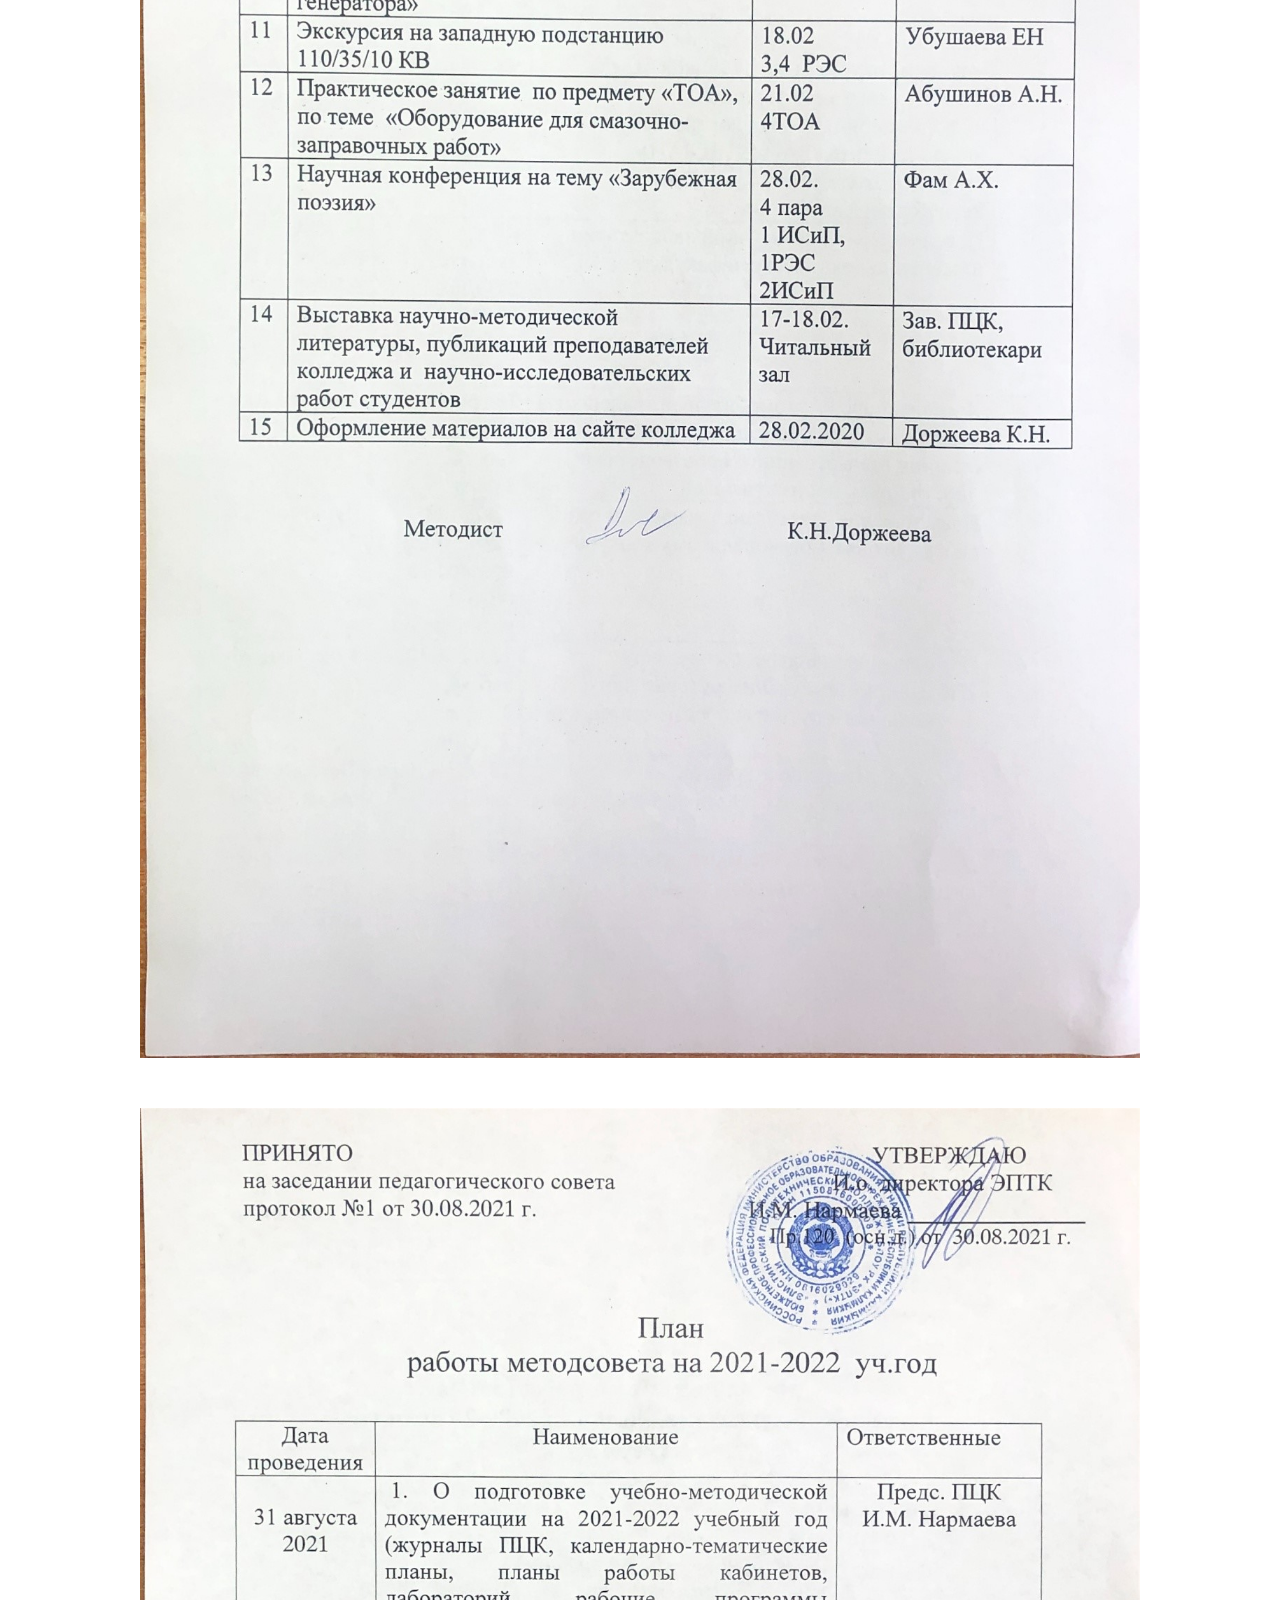
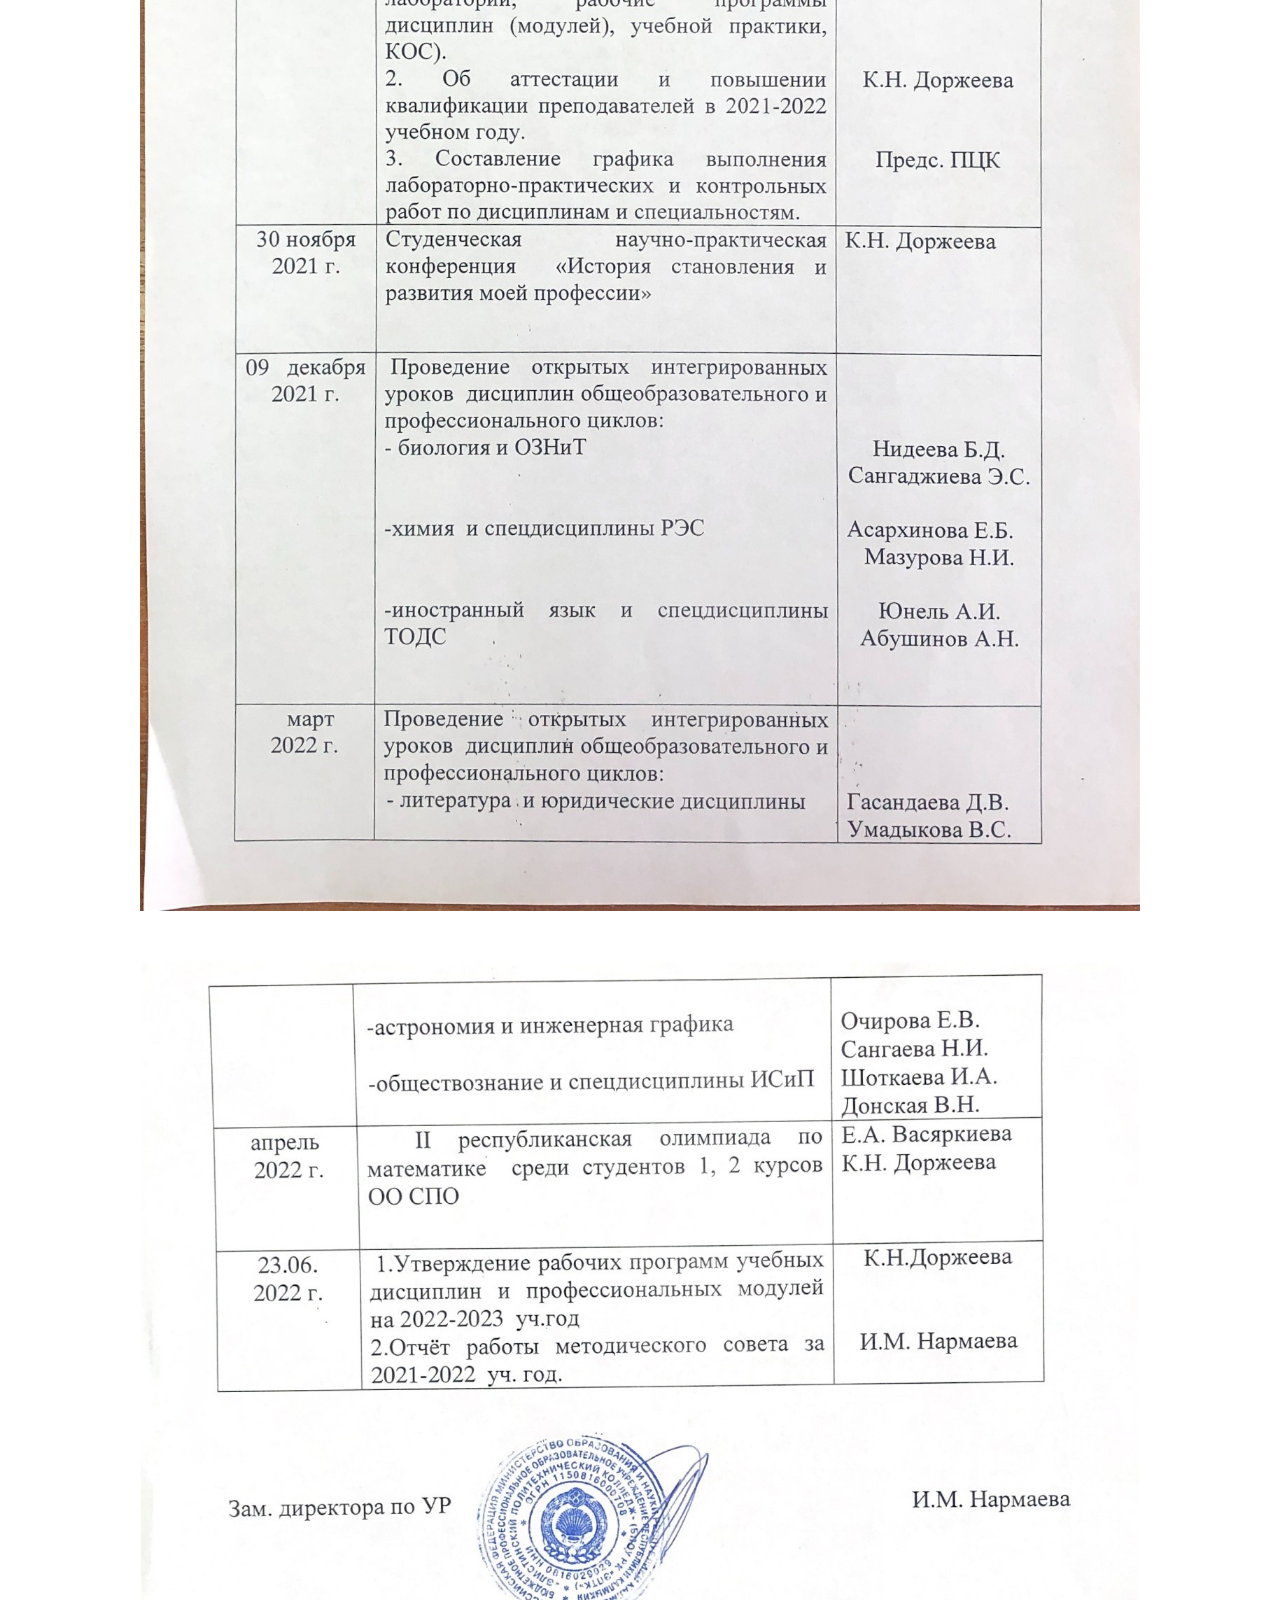
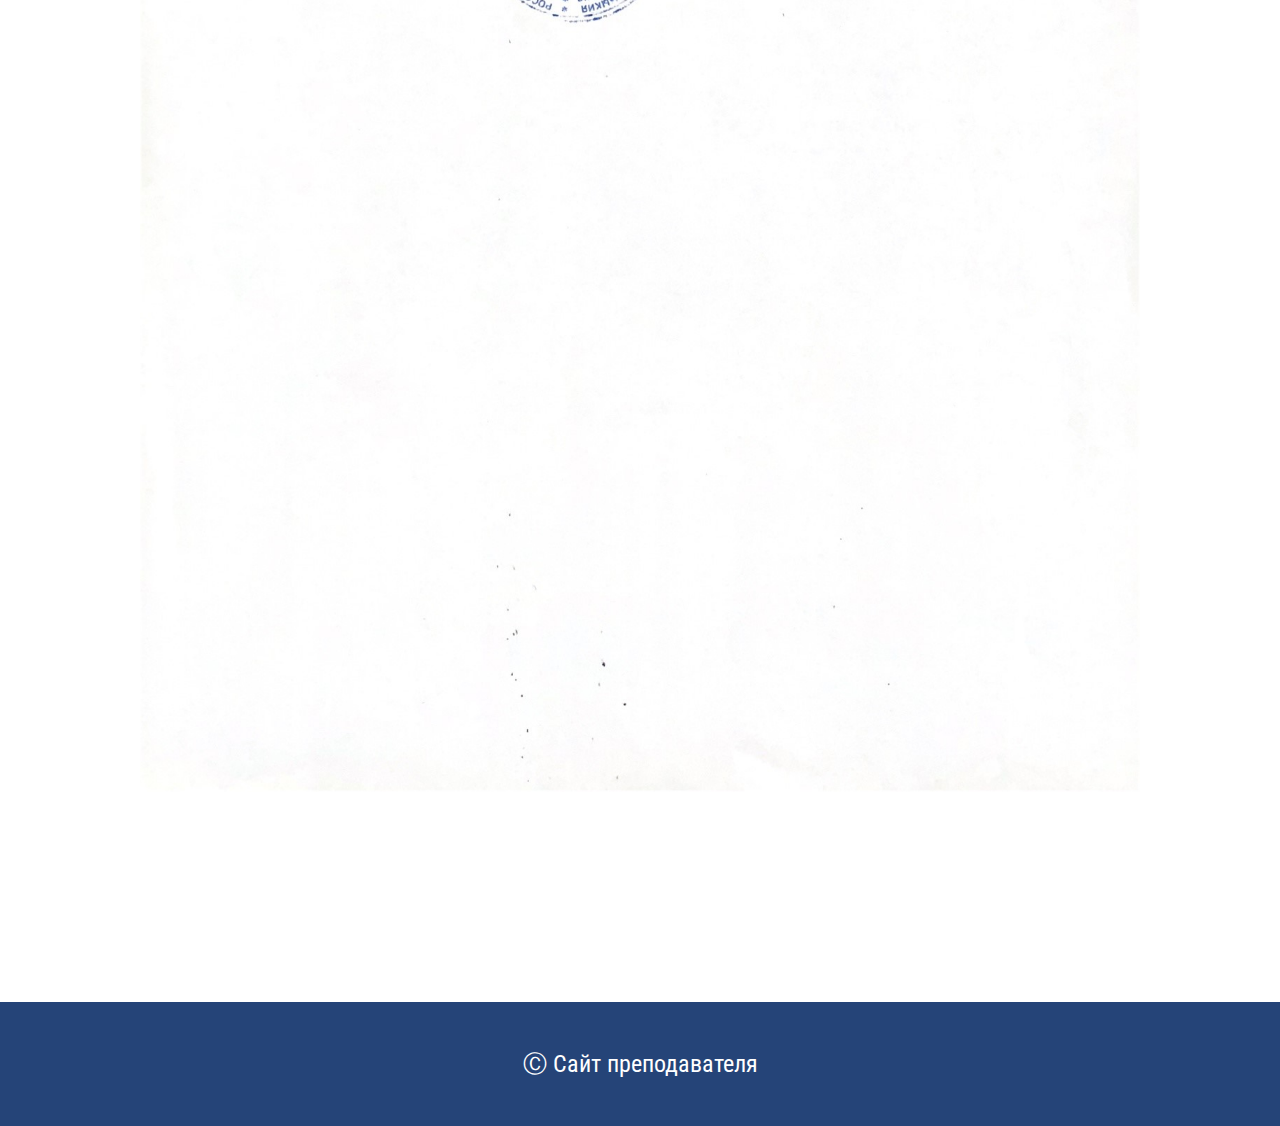
<file: pages/3.2.html>
<!DOCTYPE html>
<html>

<head>
    <meta charset="UTF-8">
    <meta name="viewport" content="width=device-width, initial-scale=1.0">
    <link rel="stylesheet" href="../css/style.css">
    <link rel="stylesheet" href="../css/media.css">
    <link rel="icon" href="../img/favik.png" type="image/x-icon">
    <title>Abushinov</title>
</head>

<body>
    <div class="wrapper">

        <!-- Шапка -->
        <header class="header header__for-all">
            <div class="header__container container">
                <a href="../index.html" class="header__logo"><img src="../img/logo.png" alt=""></a>
                <div class="header__menu menu">
                    <div class="menu__icon">
                        <span></span>
                    </div>
                    <nav class="menu__body">
                        <ul class="menu__list">
                            <li><a href="../index.html" class="menu__link">Главная страница</a></li>
                            <li class="menu__link-allopen">
                                <a class="menu__link menu__link-open _active">Качество знаний <br> по итогам внутренних
                                   <br> и  внешних мониторингов
                                    </a>
                                <ul class="menu__sub-list">
                                    <li><a href="../pages/1.1.html" class="menu__sub-link">1.1. Качество знаний по итогам внутренних
                                        и внешних мониторингов
                                        </a></li>
                                    <li><a href="../pages/1.2.html" class="menu__sub-link">1.2. Результаты участия в чемпионатах «Молодые  профессионалы», «Абилимпикс», в очных олимпиадах, конкурсах профессионального мастерства</a></li>
                                    <li><a href="../pages/1.3.html" class="menu__sub-link">1.3. Результаты участия обучающихся и воспитанников в проектно-исследовательской деятельности, олимпиадах и конкурсах, научно-практических конференциях, соревнованиях.</a></li>
                                    <li><a href="../pages/1.4.html" class="menu__sub-link">1.4. Результаты участия обучающихся и воспитанников в заочных олимпиадах, конкурсах</a></li>
                                </ul>
                            </li>
                            <li class="menu__link-allopen">
                                <a class="menu__link menu__link-open">Методическое<br> руководство <br> группой педагогов</a>
                                <ul class="menu__sub-list">
                                    <li><a href="../pages/2.2.html" class="menu__sub-link">2.2. Методическое руководство группой педагогов</a></li>
                                    <li><a href="../pages/2.3.html" class="menu__sub-link">2.3. Участие в экзаменационных, экспертных, апелляционных комиссиях</a></li>
                                </ul>
                            </li>
                            <li class="menu__link-allopen">
                                <a class="menu__link menu__link-open">Вклад в повышение <br> качества образования, воспитания <br> и распространение собственного опыта.</a>
                                <ul class="menu__sub-list">
                                    <li><a href="../pages/3.1.html" class="menu__sub-link">3.1. Выступления на научно-практических конференциях, семинарах, методических объединениях (МО), педагогических советах и совещаниях. </a></li>
                                    <li><a href="../pages/3.2.html" class="menu__sub-link">3.2. Открытые уроки и мастер-классы</a></li>
                                    <li><a href="../pages/3.3.html" class="menu__sub-link">3.3. Опубликованные  научные статьи, методические и дидактические разработки по вопросам реализации основной профессиональной образовательной программы (ОПОП)</a></li>
                                    <li><a href="../pages/3.5.html" class="menu__sub-link">3.5. Повышение квалификации</a></li>
                                </ul>
                            </li>
                            <li class="menu__link-allopen">
                                <a class="menu__link menu__link-open">Личные результаты</a>
                                <ul class="menu__sub-list">
                                    <li><a href="../pages/4.1.html" class="menu__sub-link">4.1. Результат личного участия в конкурсах профессионального  мастерства</a></li>
                                </ul>
                            </li>
                            <li class="menu__link-allopen">
                                <a class="menu__link menu__link-open">Награды</a>
                                <ul class="menu__sub-list">
                                    <li><a href="../pages/6.html" class="menu__sub-link">6. Награды и поощрения успехов в профессиональной деятельности</a></li>
                                </ul>
                            </li>
                        </ul>
                    </nav>
                </div>
            </div>
        </header>


        <main class="page">

            <section class="result-first">
                <div class="result-first__container contaner">
                    <h1 class="result-first__title">Открытые уроки и мастер-классы</h1>

                    <div class="result-first__img-container">
                        <div class="result-first__img-card"><img src="../img/img_third_2/first.png" alt="" class="result-first__img"></div>
                        <div class="result-first__img-card"><img src="../img/img_third_2/second.jpg" alt="" class="result-first__img"></div>
                        <div class="result-first__img-card"><img src="../img/img_third_2/third.jpg" alt="" class="result-first__img"></div>
                        <div class="result-first__img-card"><img src="../img/img_third_2/four.jpg" alt="" class="result-first__img"></div>
                        <div class="result-first__img-card"><img src="../img/img_third_2/five.jpg" alt="" class="result-first__img"></div>
                        <div class="result-first__img-card"><img src="../img/img_third_2/six.jpg" alt="" class="result-first__img"></div>
                        <div class="result-first__img-card"><img src="../img/img_third_2/seven.jpg" alt="" class="result-first__img"></div>
                        <div class="result-first__img-card"><img src="../img/img_third_2/eight.jpg" alt="" class="result-first__img"></div>
                    </div>
                </div>
            </section>

        </main>

        <footer class="footer">
            <div class="footer__container container">
                <div class="footer__text">Ⓒ Сайт преподавателя</div>
            </div>
        </footer>


    </div>

    <script src="../js/main.js"></script>
</body>

</html>
</file>
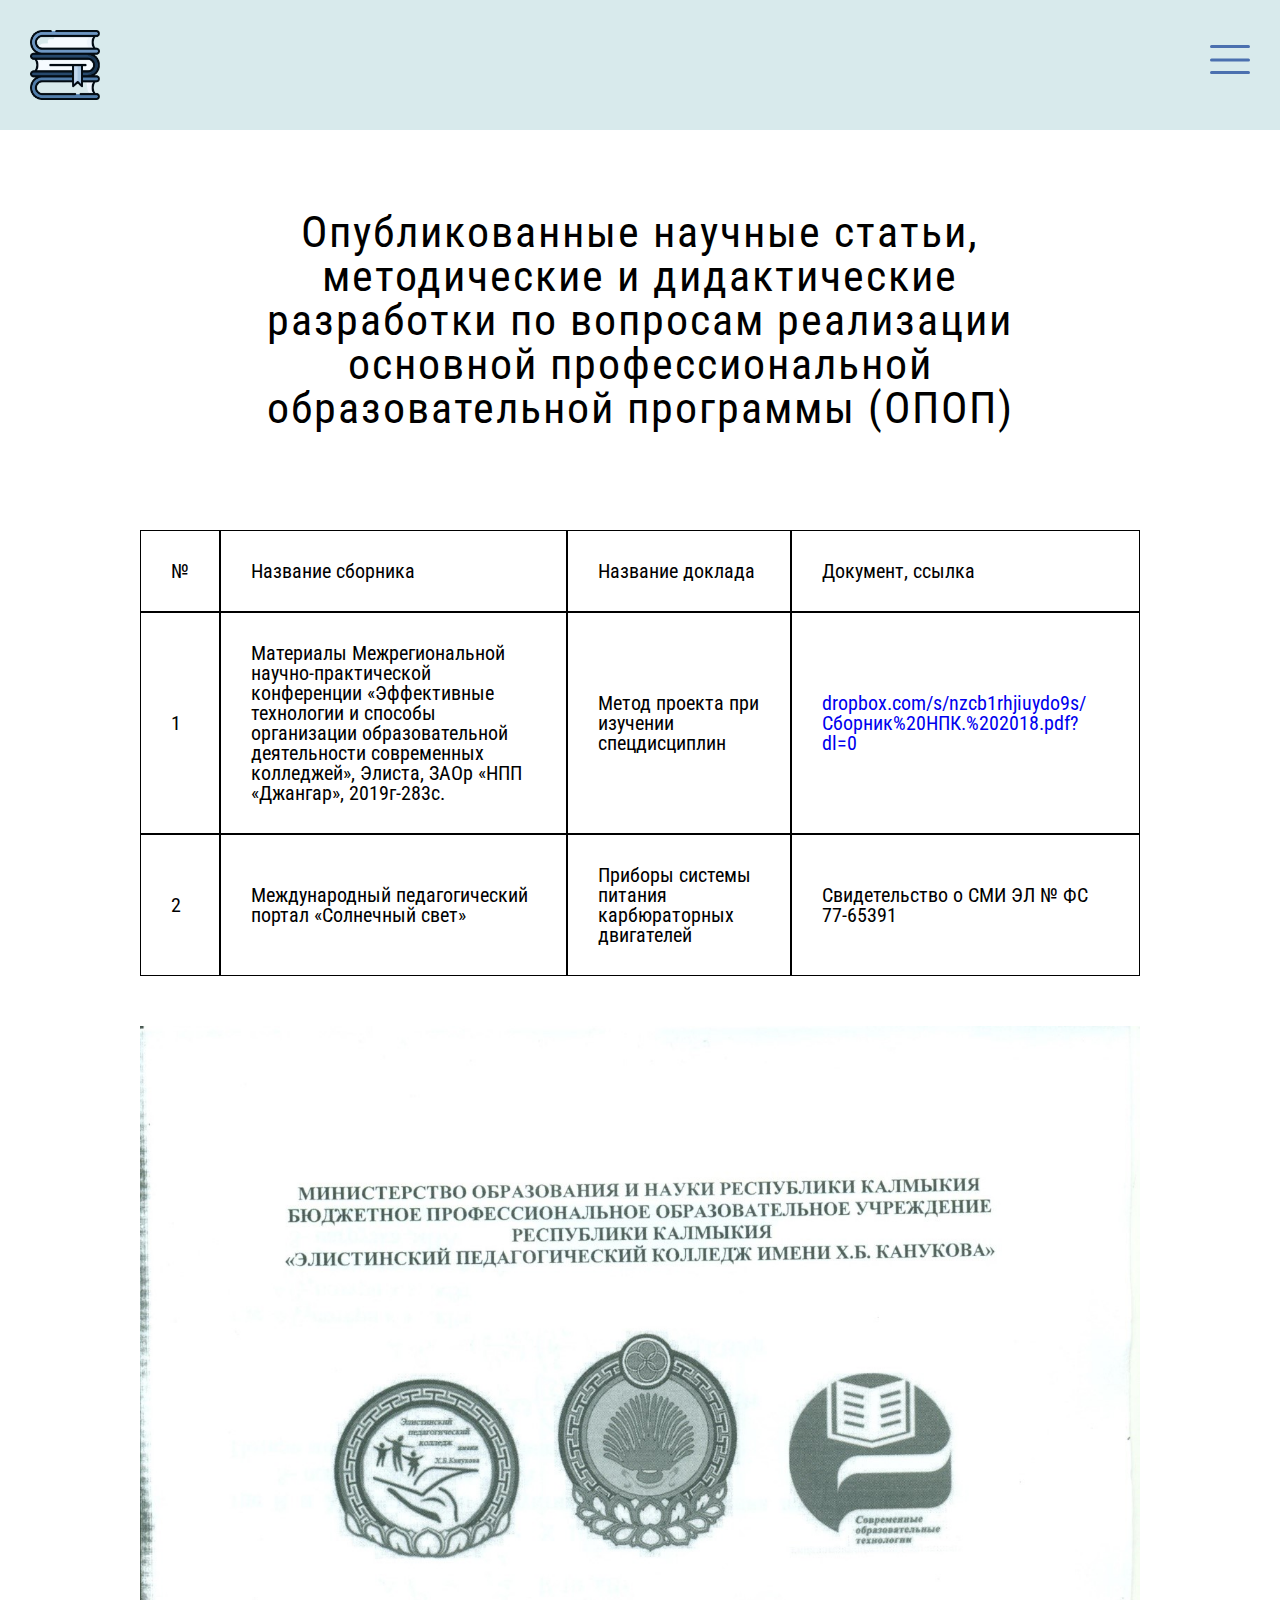
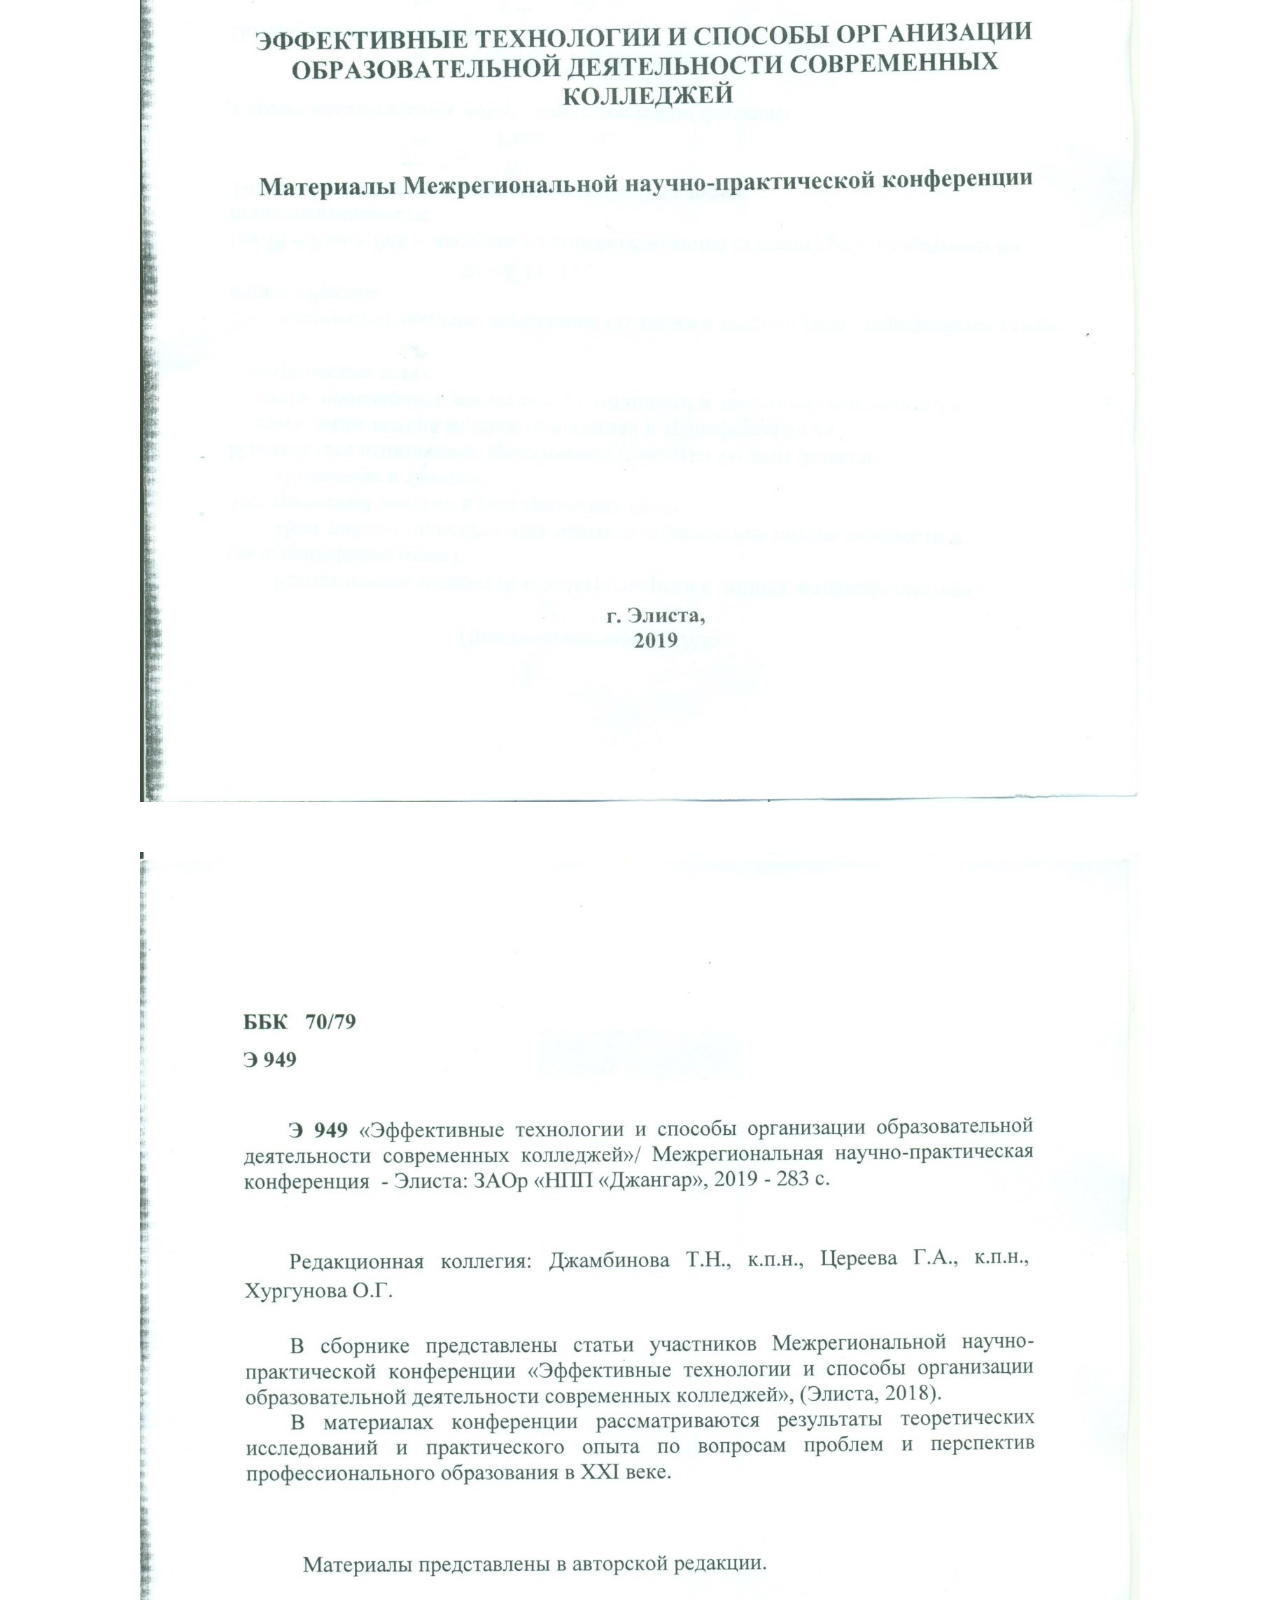
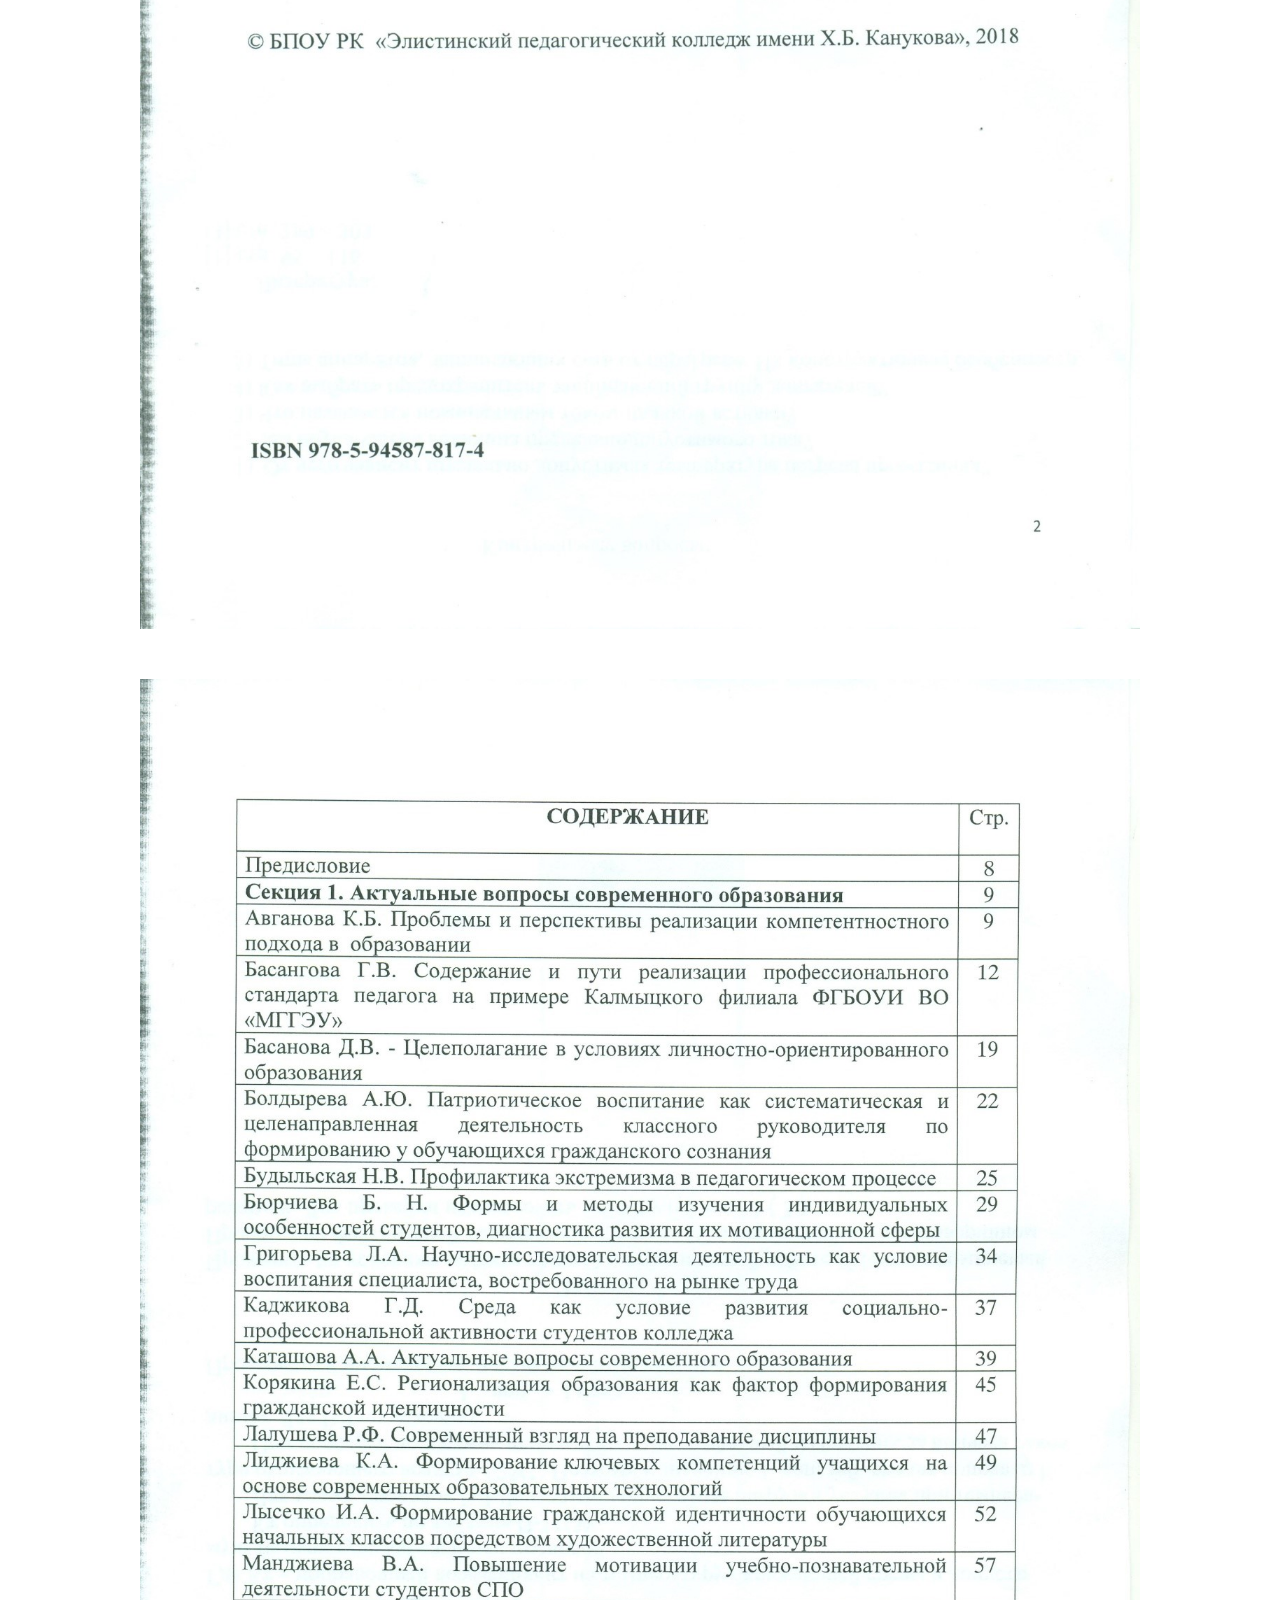
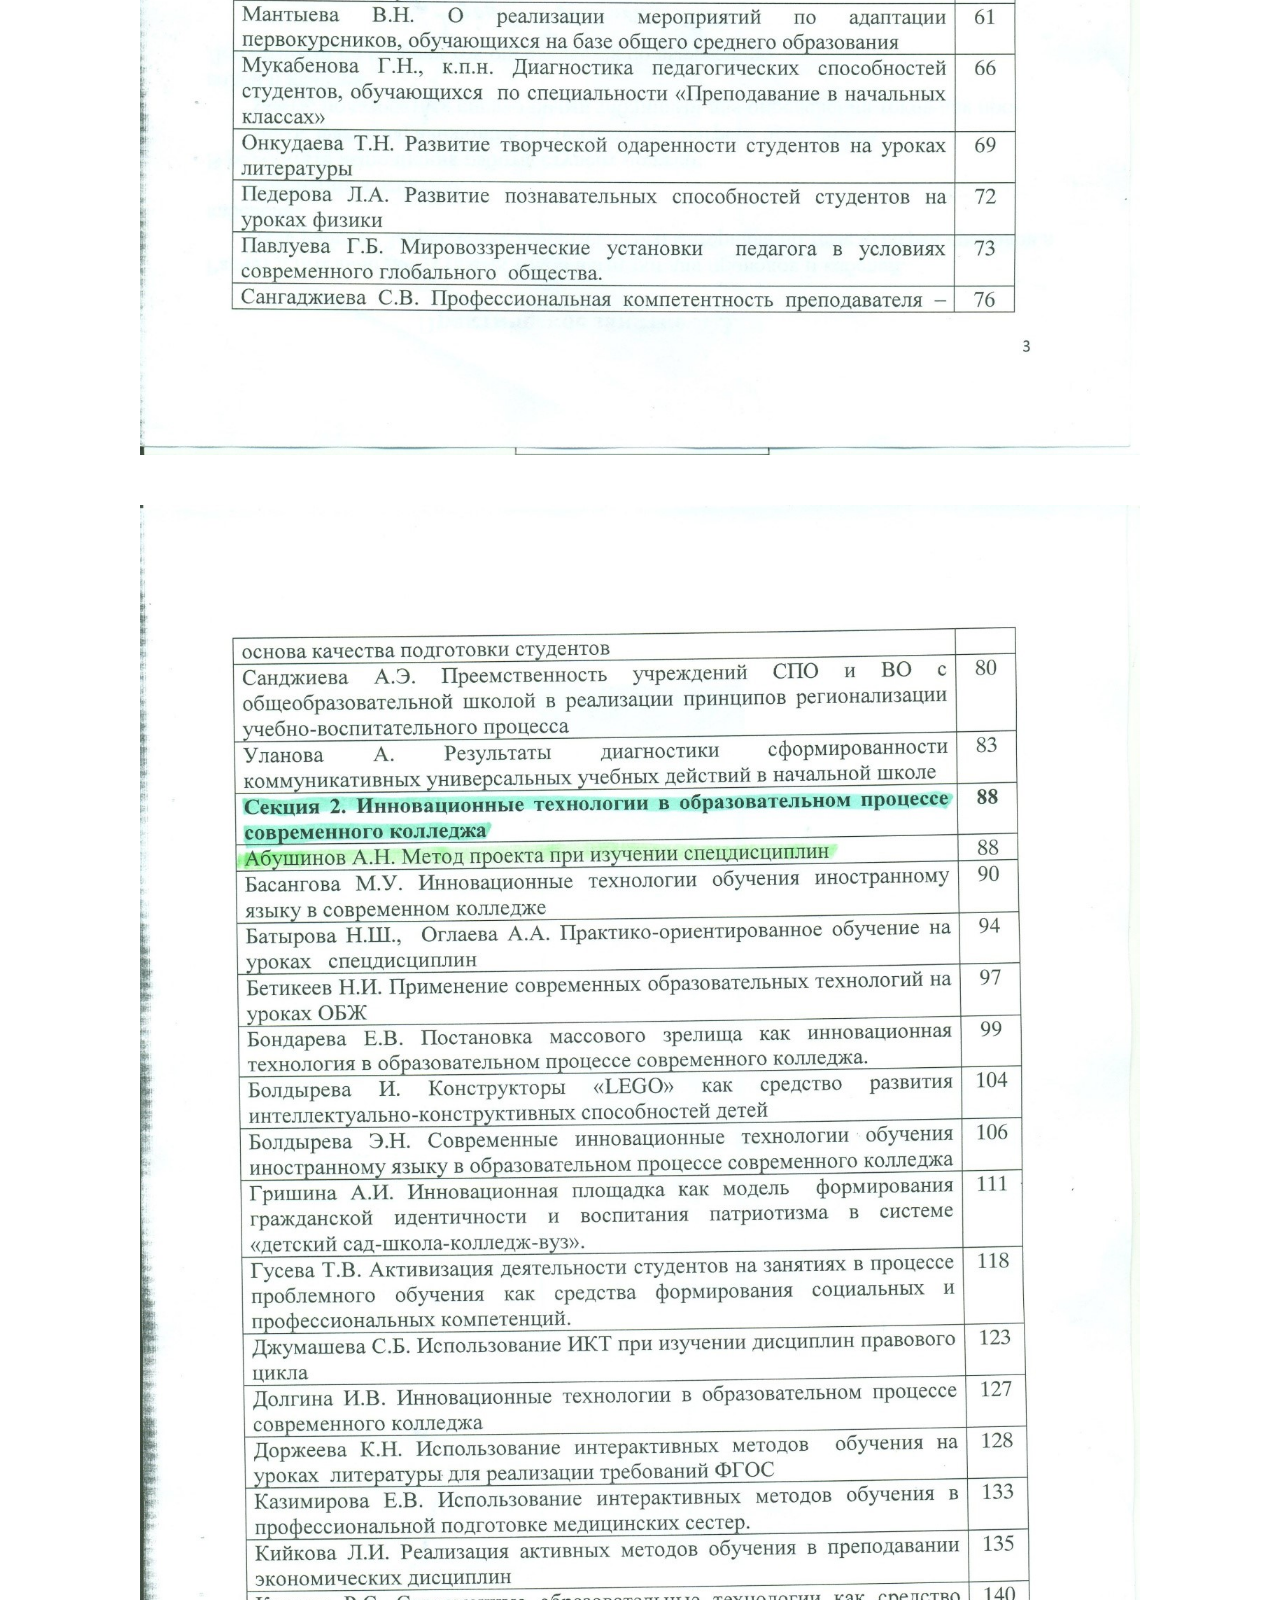
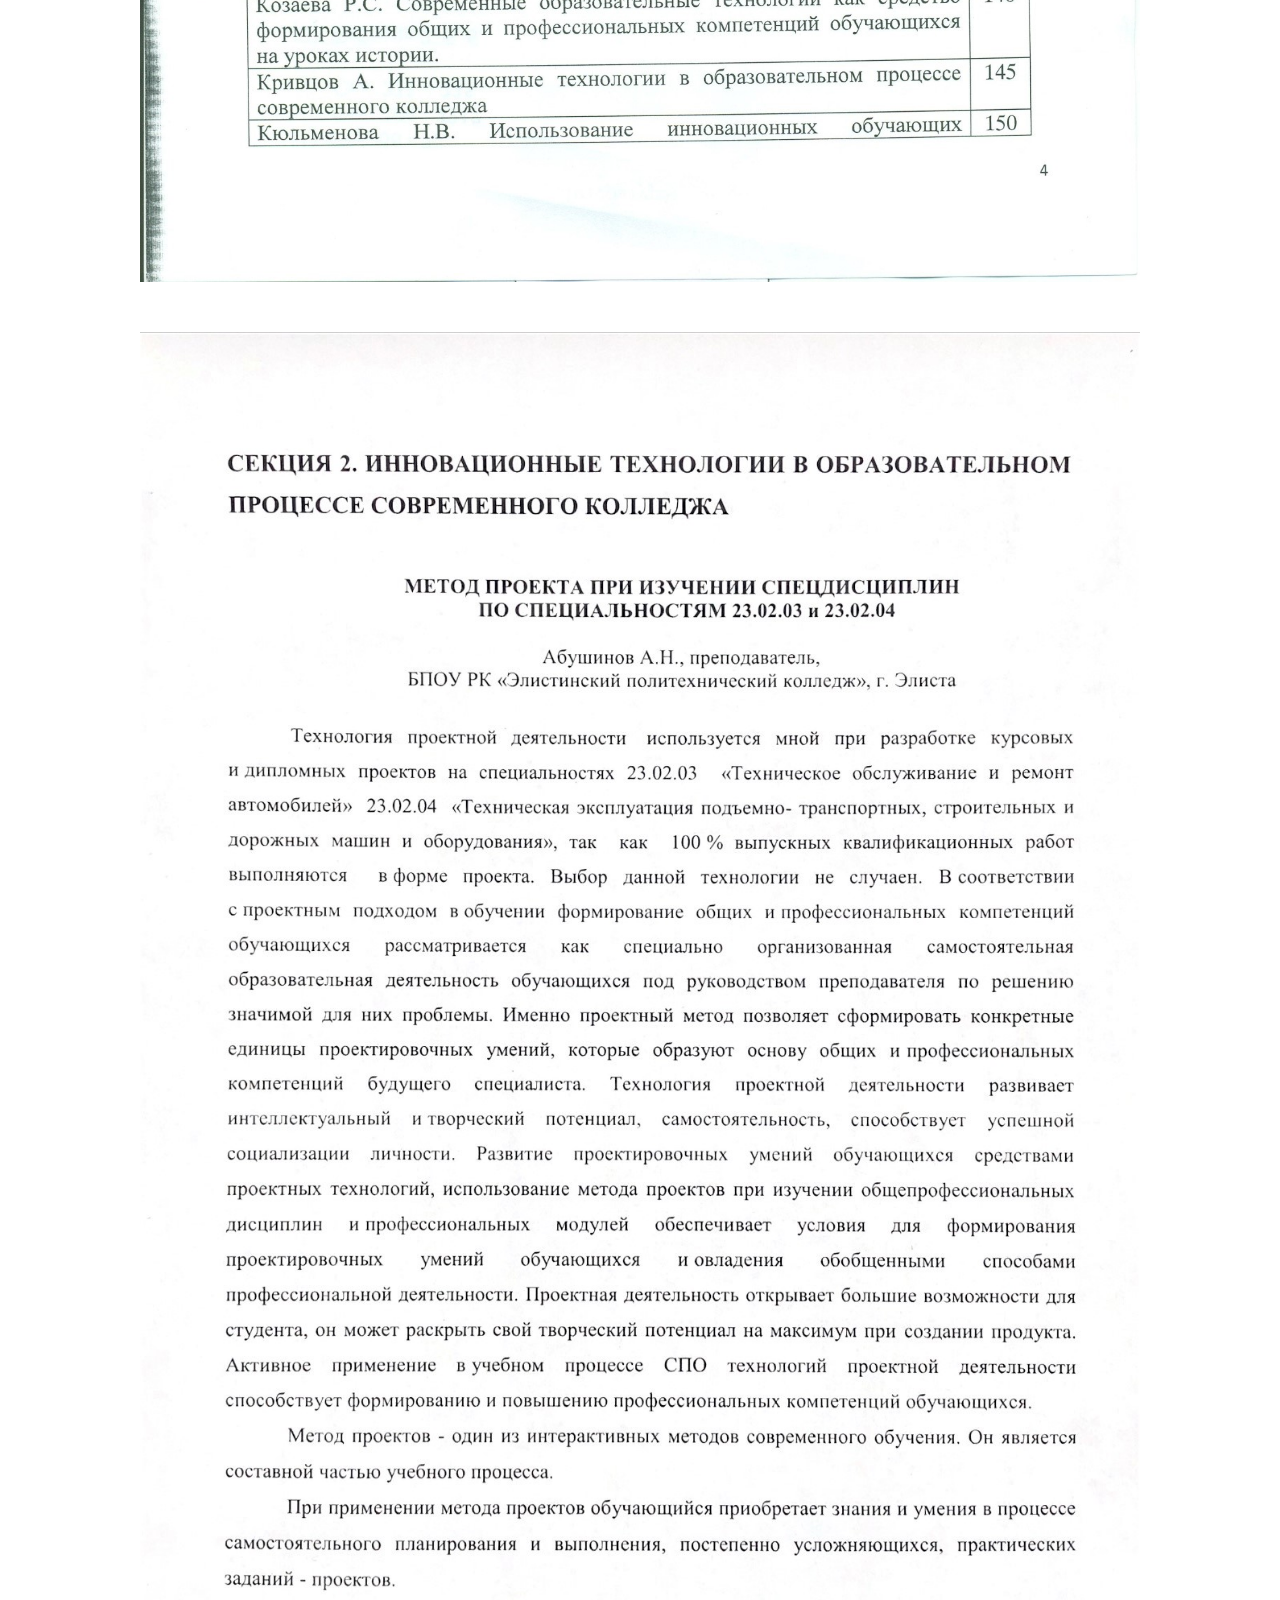
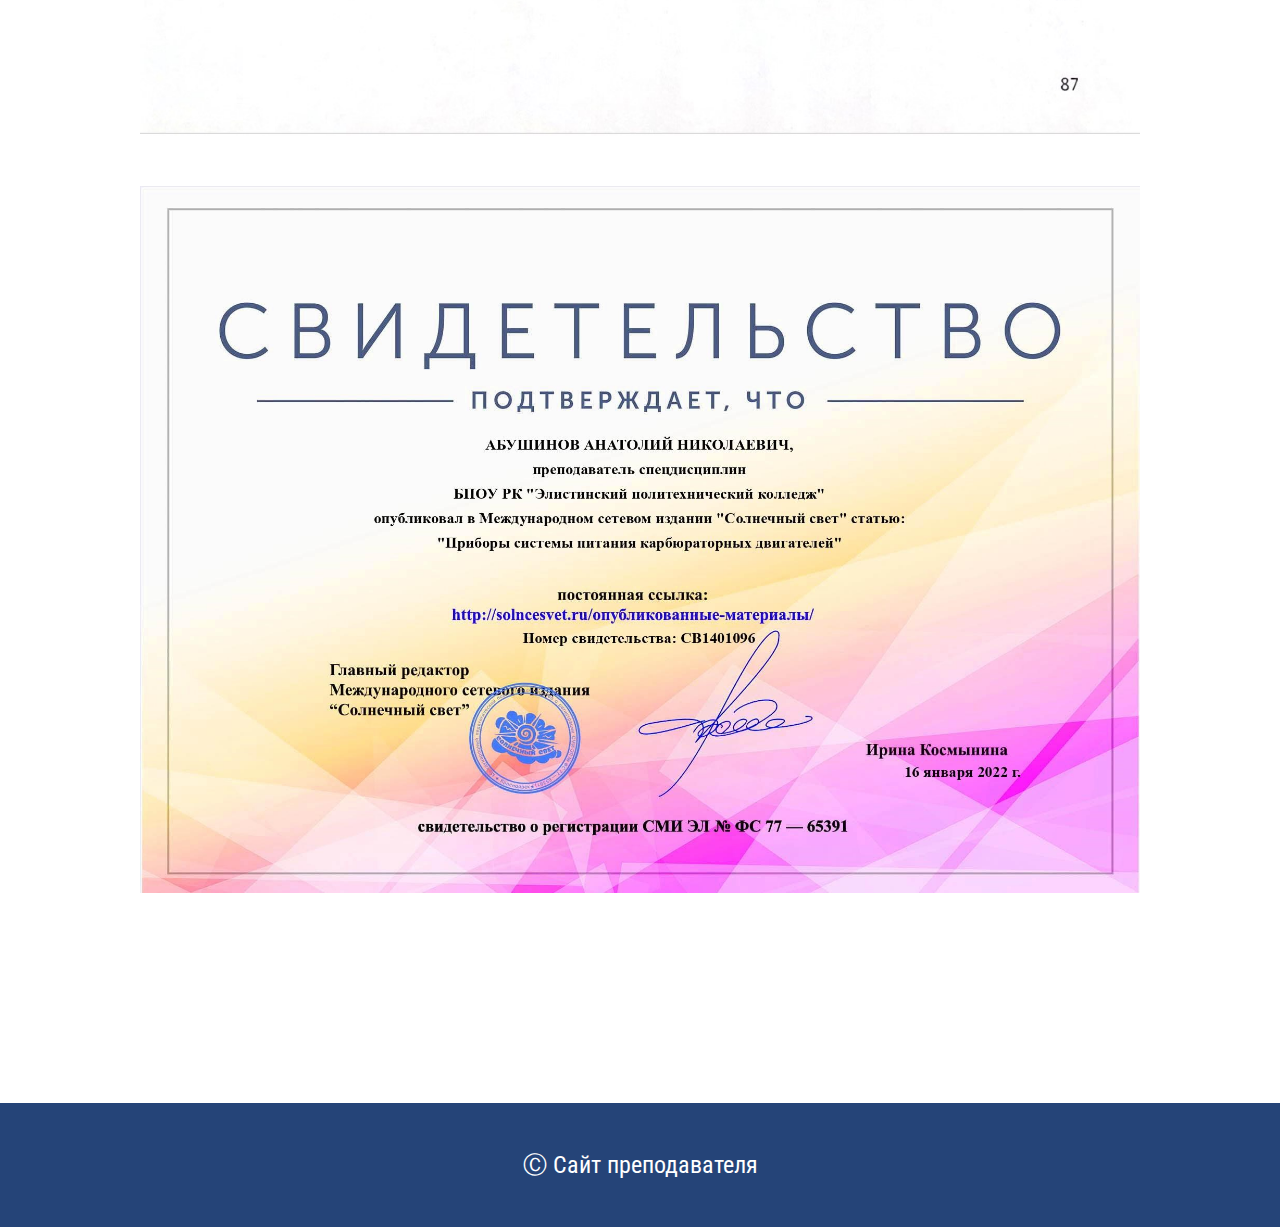
<file: pages/3.3.html>
<!DOCTYPE html>
<html>

<head>
    <meta charset="UTF-8">
    <meta name="viewport" content="width=device-width, initial-scale=1.0">
    <link rel="stylesheet" href="../css/style.css">
    <link rel="stylesheet" href="../css/media.css">
    <link rel="icon" href="../img/favik.png" type="image/x-icon">
    <title>Abushinov</title>
</head>

<body>
    <div class="wrapper">

        <!-- Шапка -->
        <header class="header header__for-all">
            <div class="header__container container">
                <a href="../index.html" class="header__logo"><img src="../img/logo.png" alt=""></a>
                <div class="header__menu menu">
                    <div class="menu__icon">
                        <span></span>
                    </div>
                    <nav class="menu__body">
                        <ul class="menu__list">
                            <li><a href="../index.html" class="menu__link">Главная страница</a></li>
                            <li class="menu__link-allopen">
                                <a class="menu__link menu__link-open _active">Качество знаний <br> по итогам внутренних
                                   <br> и  внешних мониторингов
                                    </a>
                                <ul class="menu__sub-list">
                                    <li><a href="../pages/1.1.html" class="menu__sub-link">1.1. Качество знаний по итогам внутренних
                                        и внешних мониторингов
                                        </a></li>
                                    <li><a href="../pages/1.2.html" class="menu__sub-link">1.2. Результаты участия в чемпионатах «Молодые  профессионалы», «Абилимпикс», в очных олимпиадах, конкурсах профессионального мастерства</a></li>
                                    <li><a href="../pages/1.3.html" class="menu__sub-link">1.3. Результаты участия обучающихся и воспитанников в проектно-исследовательской деятельности, олимпиадах и конкурсах, научно-практических конференциях, соревнованиях.</a></li>
                                    <li><a href="../pages/1.4.html" class="menu__sub-link">1.4. Результаты участия обучающихся и воспитанников в заочных олимпиадах, конкурсах</a></li>
                                </ul>
                            </li>
                            <li class="menu__link-allopen">
                                <a class="menu__link menu__link-open">Методическое<br> руководство <br> группой педагогов</a>
                                <ul class="menu__sub-list">
                                    <li><a href="../pages/2.2.html" class="menu__sub-link">2.2. Методическое руководство группой педагогов</a></li>
                                    <li><a href="../pages/2.3.html" class="menu__sub-link">2.3. Участие в экзаменационных, экспертных, апелляционных комиссиях</a></li>
                                </ul>
                            </li>
                            <li class="menu__link-allopen">
                                <a class="menu__link menu__link-open">Вклад в повышение <br> качества образования, воспитания <br> и распространение собственного опыта.</a>
                                <ul class="menu__sub-list">
                                    <li><a href="../pages/3.1.html" class="menu__sub-link">3.1. Выступления на научно-практических конференциях, семинарах, методических объединениях (МО), педагогических советах и совещаниях. </a></li>
                                    <li><a href="../pages/3.2.html" class="menu__sub-link">3.2. Открытые уроки и мастер-классы</a></li>
                                    <li><a href="../pages/3.3.html" class="menu__sub-link">3.3. Опубликованные  научные статьи, методические и дидактические разработки по вопросам реализации основной профессиональной образовательной программы (ОПОП)</a></li>
                                    <li><a href="../pages/3.5.html" class="menu__sub-link">3.5. Повышение квалификации</a></li>
                                </ul>
                            </li>
                            <li class="menu__link-allopen">
                                <a class="menu__link menu__link-open">Личные результаты</a>
                                <ul class="menu__sub-list">
                                    <li><a href="../pages/4.1.html" class="menu__sub-link">4.1. Результат личного участия в конкурсах профессионального  мастерства</a></li>
                                </ul>
                            </li>
                            <li class="menu__link-allopen">
                                <a class="menu__link menu__link-open">Награды</a>
                                <ul class="menu__sub-list">
                                    <li><a href="../pages/6.html" class="menu__sub-link">6. Награды и поощрения успехов в профессиональной деятельности</a></li>
                                </ul>
                            </li>
                        </ul>
                    </nav>
                </div>
            </div>
        </header>


        <main class="page">

            <section class="result-first">
                <div class="result-first__container contaner">
                    <h1 class="result-first__title">Опубликованные научные статьи, методические и дидактические разработки по вопросам реализации основной профессиональной образовательной программы (ОПОП)</h1>

                    <div class="result-first__img-container">
                        <div class="result-first__img-card">
                            <table>
                                <tbody>
                                    <tr>
                                        <td class="result-first__sell">№</td>
                                        <td class="result-first__sell">Название сборника</td>
                                        <td class="result-first__sell">Название доклада</td>
                                        <td class="result-first__sell">Документ, ссылка</td>
                                    </tr>
                                    <tr>
                                        <td class="result-first__sell">1</td>
                                        <td class="result-first__sell">Материалы Межрегиональной научно-практической конференции «Эффективные технологии и способы организации образовательной деятельности современных колледжей», Элиста, ЗАОр «НПП «Джангар», 2019г-283с.
                                        </td>
                                        <td class="result-first__sell">Метод проекта при изучении спецдисциплин</td>
                                        <td class="result-first__sell"> <a href="https://www.dropbox.com/s/nzcb1rhjiuydo9s/Сборник%20НПК.%202018.pdf?dl=0">dropbox.com/s/nzcb1rhjiuydo9s/Сборник%20НПК.%202018.pdf?dl=0</a> </td>
                                    </tr>
                                    <tr>
                                        <td class="result-first__sell">2</td>
                                        <td class="result-first__sell">Международный педагогический портал «Солнечный свет»</td>
                                        <td class="result-first__sell">Приборы системы питания карбюраторных двигателей</td>
                                        <td class="result-first__sell">Свидетельство о СМИ ЭЛ № ФС 77-65391</td>
                                    </tr>
                                </tbody>
                            </table>
                        </div>
                        <div class="result-first__img-card"><img src="../img/img_third_3/second.jpg" alt="" class="result-first__img"></div>
                        <div class="result-first__img-card"><img src="../img/img_third_3/third.jpg" alt="" class="result-first__img"></div>
                        <div class="result-first__img-card"><img src="../img/img_third_3/four.jpg" alt="" class="result-first__img"></div>
                        <div class="result-first__img-card"><img src="../img/img_third_3/five.jpg" alt="" class="result-first__img"></div>
                        <div class="result-first__img-card"><img src="../img/img_third_3/six.jpg" alt="" class="result-first__img"></div>
                        <div class="result-first__img-card"><img src="../img/img_third_3/seven.jpg" alt="" class="result-first__img"></div>
                    </div>
                </div>
            </section>

        </main>

        <footer class="footer">
            <div class="footer__container container">
                <div class="footer__text">Ⓒ Сайт преподавателя</div>
            </div>
        </footer>


    </div>

    <script src="../js/main.js"></script>
</body>

</html>
</file>
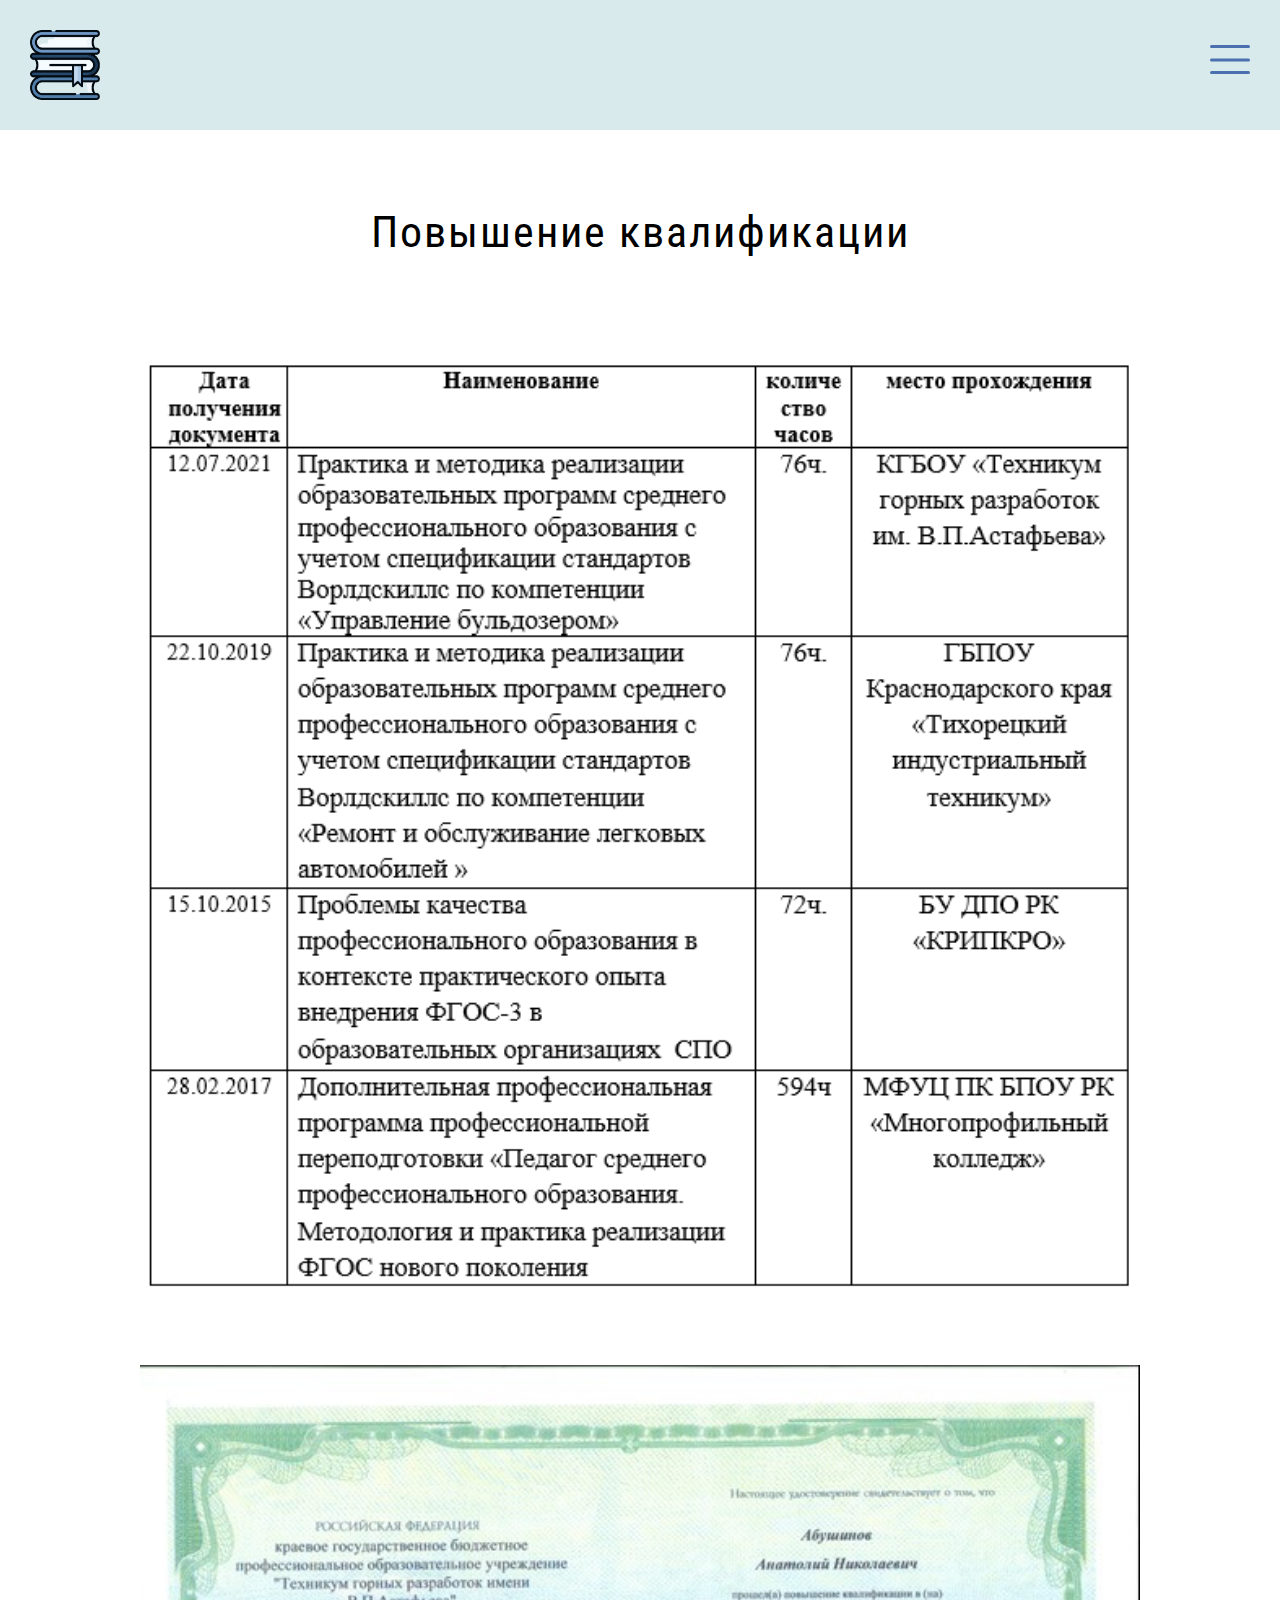
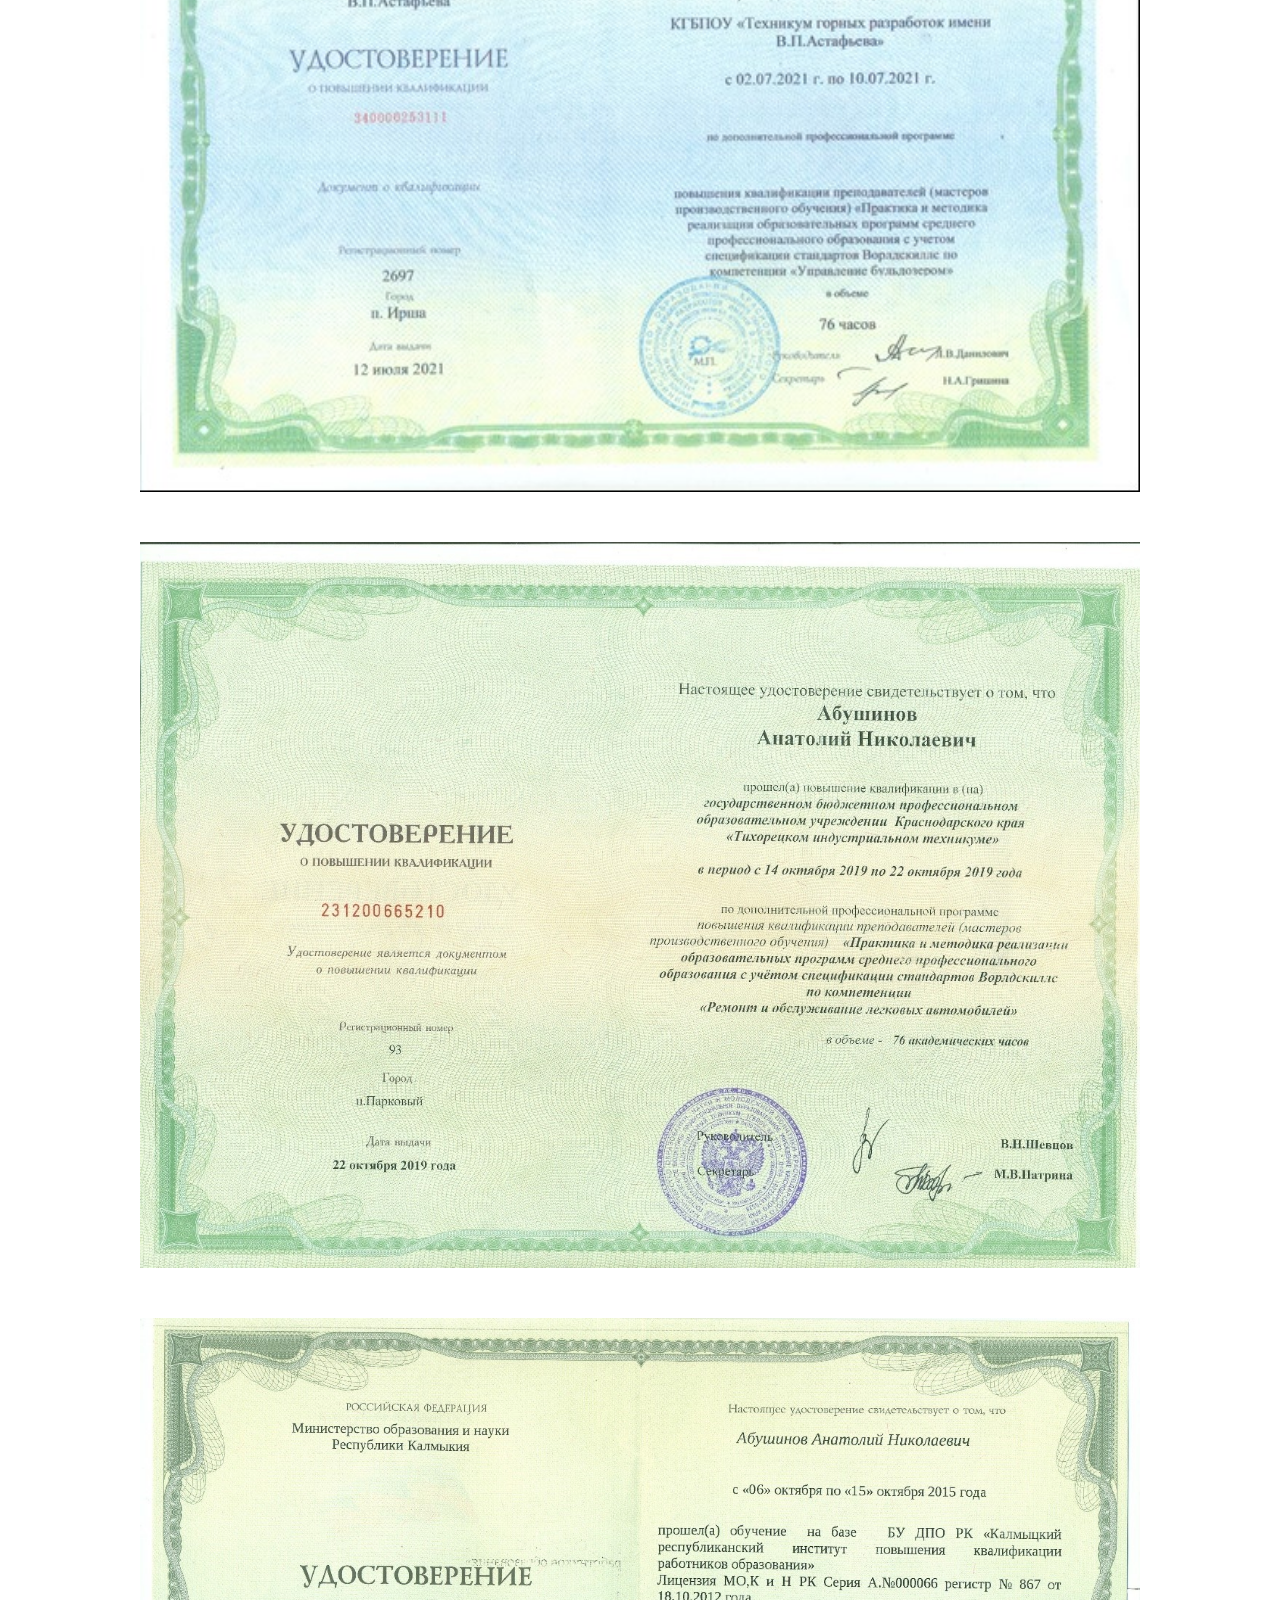
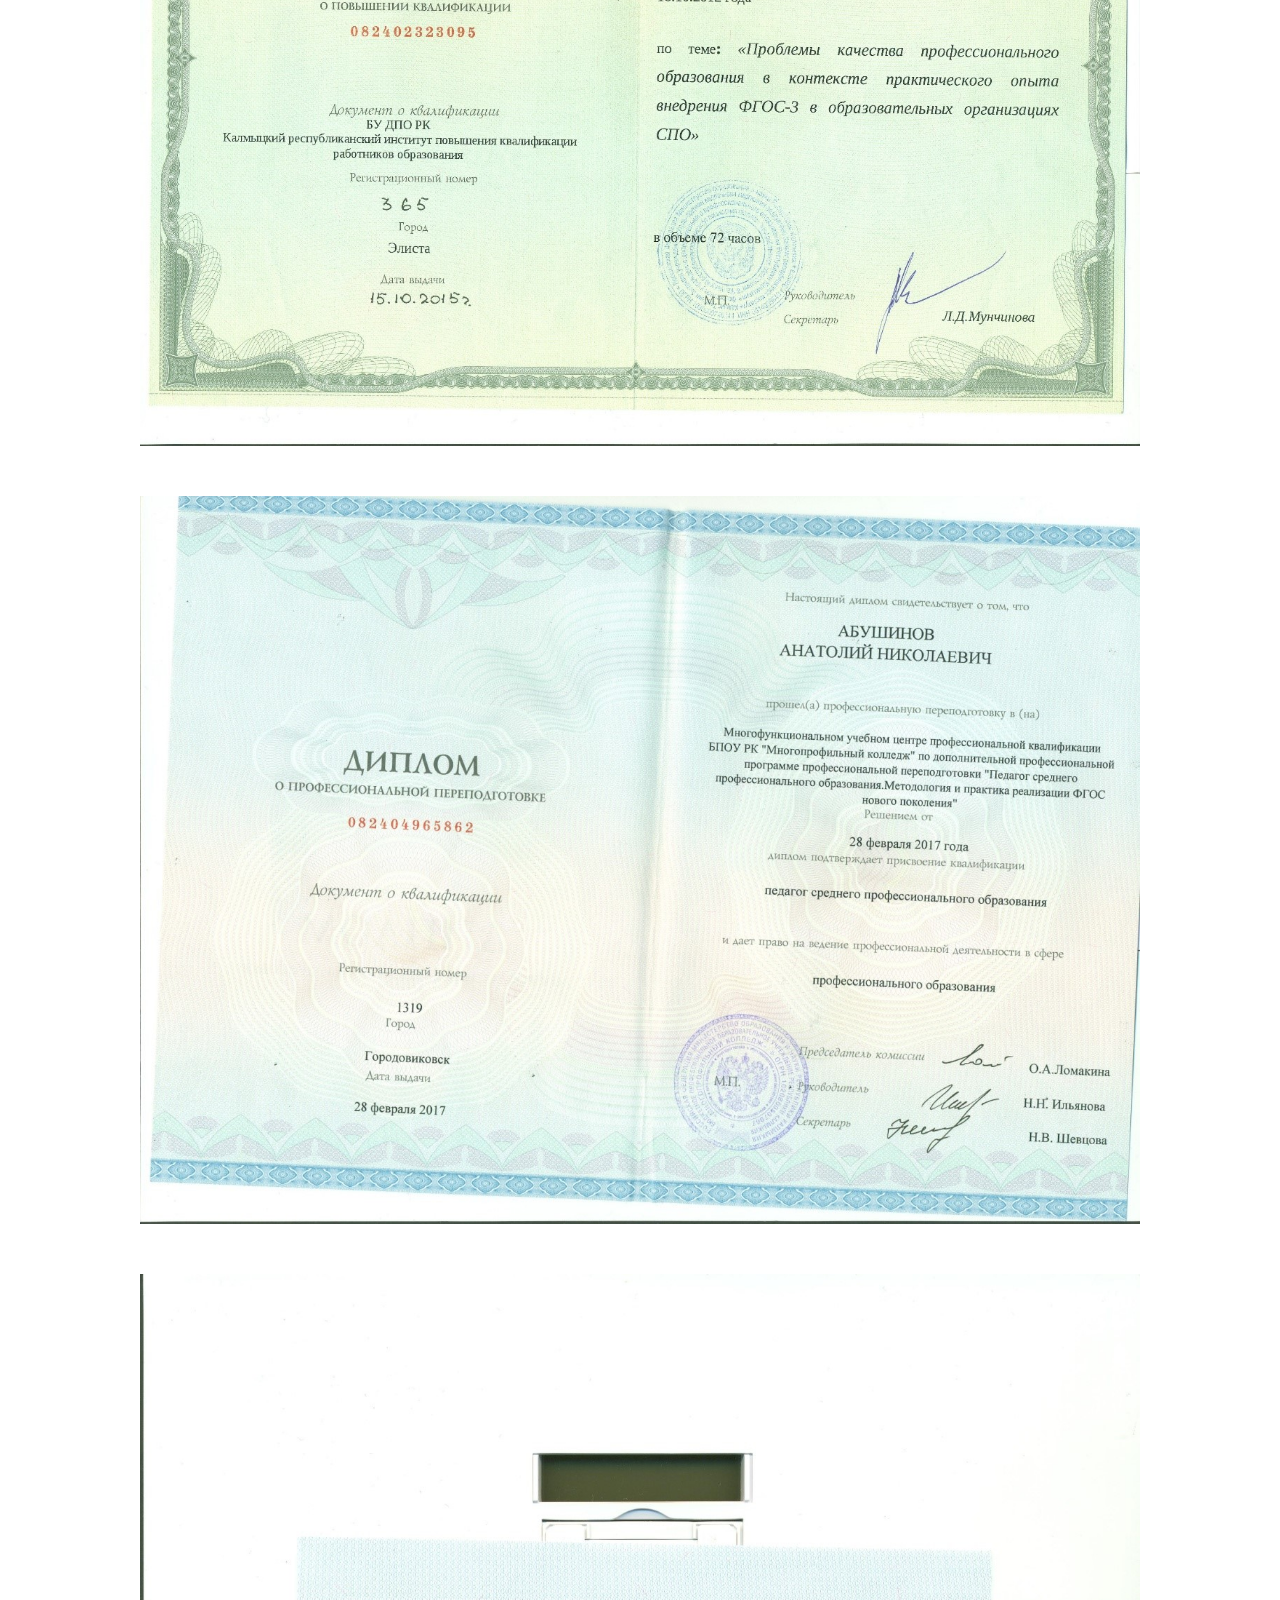
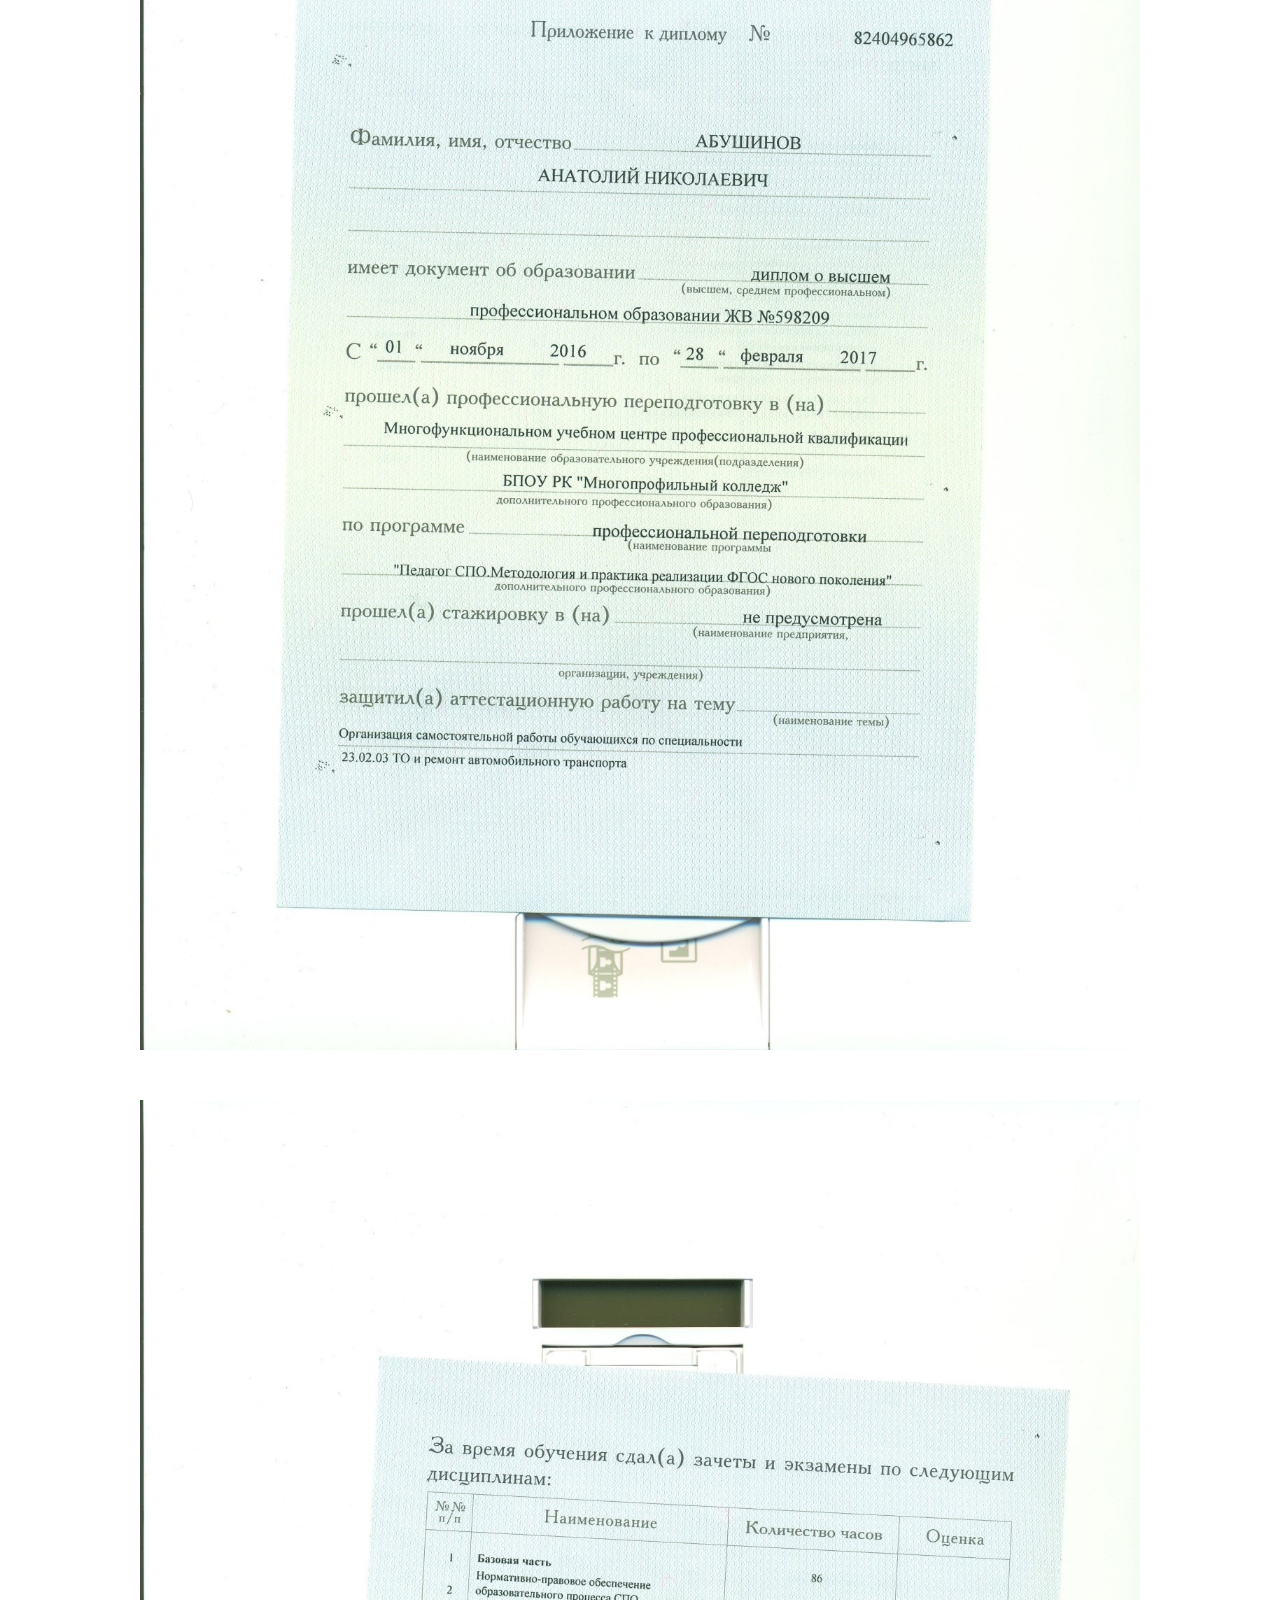
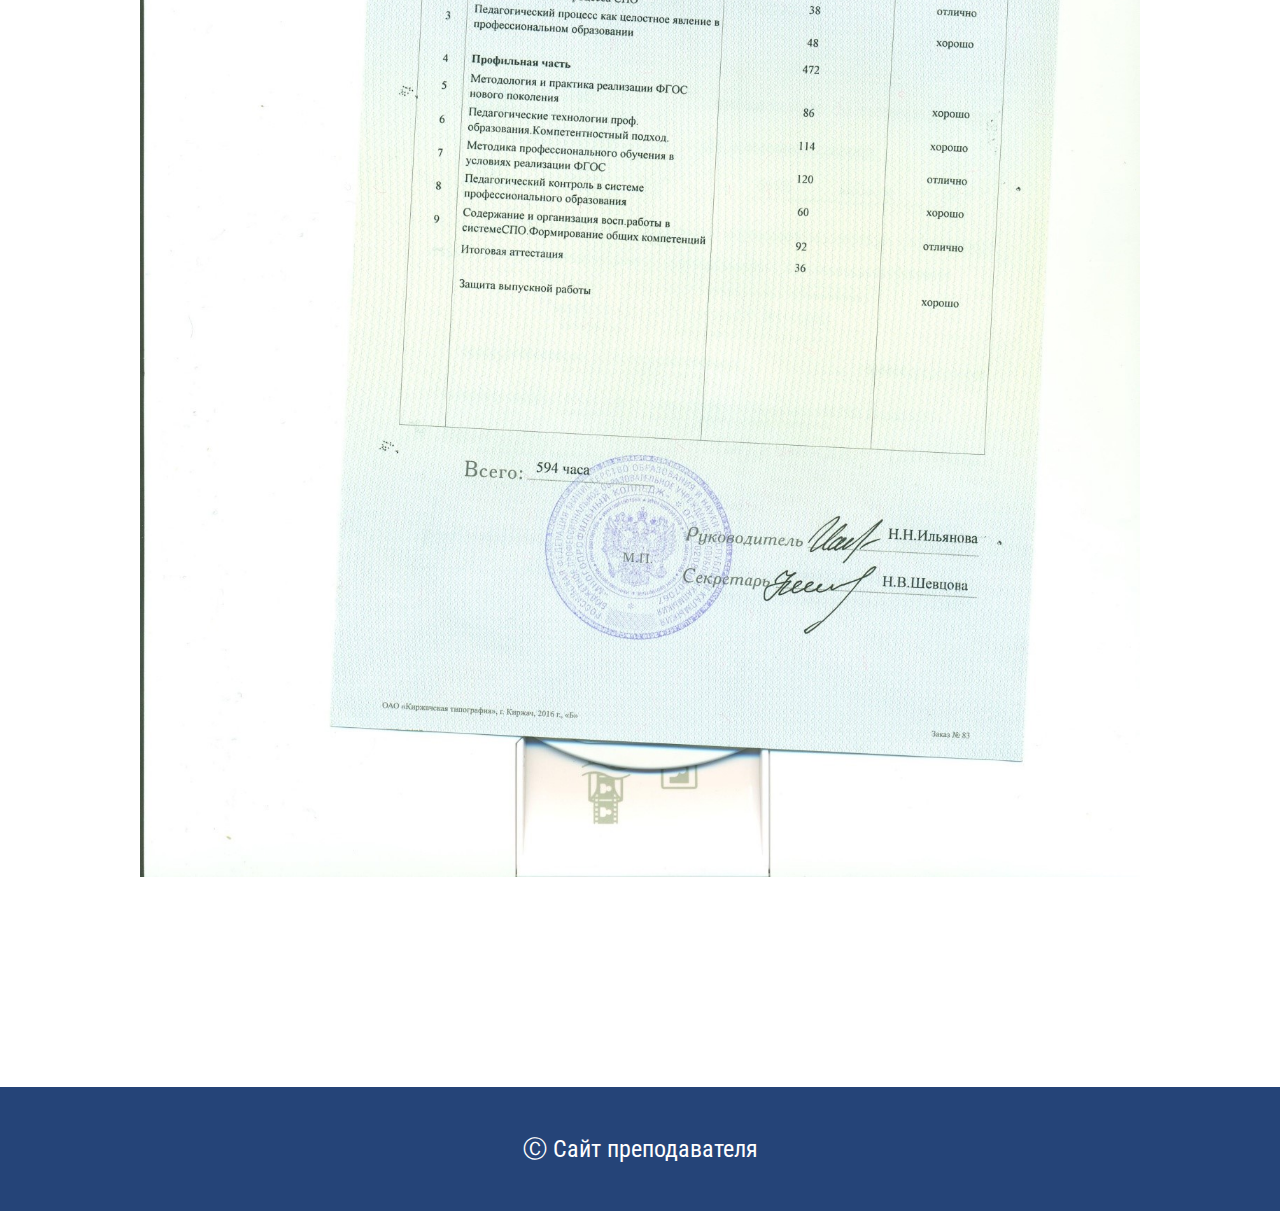
<file: pages/3.5.html>
<!DOCTYPE html>
<html>

<head>
    <meta charset="UTF-8">
    <meta name="viewport" content="width=device-width, initial-scale=1.0">
    <link rel="stylesheet" href="../css/style.css">
    <link rel="stylesheet" href="../css/media.css">
    <link rel="icon" href="../img/favik.png" type="image/x-icon">
    <title>Abushinov</title>
</head>

<body>
    <div class="wrapper">

        <!-- Шапка -->
        <header class="header header__for-all">
            <div class="header__container container">
                <a href="../index.html" class="header__logo"><img src="../img/logo.png" alt=""></a>
                <div class="header__menu menu">
                    <div class="menu__icon">
                        <span></span>
                    </div>
                    <nav class="menu__body">
                        <ul class="menu__list">
                            <li><a href="../index.html" class="menu__link">Главная страница</a></li>
                            <li class="menu__link-allopen">
                                <a class="menu__link menu__link-open _active">Качество знаний <br> по итогам внутренних
                                   <br> и  внешних мониторингов
                                    </a>
                                <ul class="menu__sub-list">
                                    <li><a href="../pages/1.1.html" class="menu__sub-link">1.1. Качество знаний по итогам внутренних
                                        и внешних мониторингов
                                        </a></li>
                                    <li><a href="../pages/1.2.html" class="menu__sub-link">1.2. Результаты участия в чемпионатах «Молодые  профессионалы», «Абилимпикс», в очных олимпиадах, конкурсах профессионального мастерства</a></li>
                                    <li><a href="../pages/1.3.html" class="menu__sub-link">1.3. Результаты участия обучающихся и воспитанников в проектно-исследовательской деятельности, олимпиадах и конкурсах, научно-практических конференциях, соревнованиях.</a></li>
                                    <li><a href="../pages/1.4.html" class="menu__sub-link">1.4. Результаты участия обучающихся и воспитанников в заочных олимпиадах, конкурсах</a></li>
                                </ul>
                            </li>
                            <li class="menu__link-allopen">
                                <a class="menu__link menu__link-open">Методическое<br> руководство <br> группой педагогов</a>
                                <ul class="menu__sub-list">
                                    <li><a href="../pages/2.2.html" class="menu__sub-link">2.2. Методическое руководство группой педагогов</a></li>
                                    <li><a href="../pages/2.3.html" class="menu__sub-link">2.3. Участие в экзаменационных, экспертных, апелляционных комиссиях</a></li>
                                </ul>
                            </li>
                            <li class="menu__link-allopen">
                                <a class="menu__link menu__link-open">Вклад в повышение <br> качества образования, воспитания <br> и распространение собственного опыта.</a>
                                <ul class="menu__sub-list">
                                    <li><a href="../pages/3.1.html" class="menu__sub-link">3.1. Выступления на научно-практических конференциях, семинарах, методических объединениях (МО), педагогических советах и совещаниях. </a></li>
                                    <li><a href="../pages/3.2.html" class="menu__sub-link">3.2. Открытые уроки и мастер-классы</a></li>
                                    <li><a href="../pages/3.3.html" class="menu__sub-link">3.3. Опубликованные  научные статьи, методические и дидактические разработки по вопросам реализации основной профессиональной образовательной программы (ОПОП)</a></li>
                                    <li><a href="../pages/3.5.html" class="menu__sub-link">3.5. Повышение квалификации</a></li>
                                </ul>
                            </li>
                            <li class="menu__link-allopen">
                                <a class="menu__link menu__link-open">Личные результаты</a>
                                <ul class="menu__sub-list">
                                    <li><a href="../pages/4.1.html" class="menu__sub-link">4.1. Результат личного участия в конкурсах профессионального  мастерства</a></li>
                                </ul>
                            </li>
                            <li class="menu__link-allopen">
                                <a class="menu__link menu__link-open">Награды</a>
                                <ul class="menu__sub-list">
                                    <li><a href="../pages/6.html" class="menu__sub-link">6. Награды и поощрения успехов в профессиональной деятельности</a></li>
                                </ul>
                            </li>
                        </ul>
                    </nav>
                </div>
            </div>
        </header>


        <main class="page">

            <section class="result-first">
                <div class="result-first__container contaner">
                    <h1 class="result-first__title">Повышение квалификации</h1>

                    <div class="result-first__img-container">
                        <div class="result-first__img-card"><img src="../img/img_third_5/first.png" alt="" class="result-first__img"></div>
                        <div class="result-first__img-card"><img src="../img/img_third_5/second.jpg" alt="" class="result-first__img"></div>
                        <div class="result-first__img-card"><img src="../img/img_third_5/third.jpg" alt="" class="result-first__img"></div>
                        <div class="result-first__img-card"><img src="../img/img_third_5/four.jpg" alt="" class="result-first__img"></div>
                        <div class="result-first__img-card"><img src="../img/img_third_5/five.jpg" alt="" class="result-first__img"></div>
                        <div class="result-first__img-card"><img src="../img/img_third_5/six.jpg" alt="" class="result-first__img"></div>
                        <div class="result-first__img-card"><img src="../img/img_third_5/seven.jpg" alt="" class="result-first__img"></div>
                    </div>
                </div>
            </section>

        </main>

        <footer class="footer">
            <div class="footer__container container">
                <div class="footer__text">Ⓒ Сайт преподавателя</div>
            </div>
        </footer>


    </div>

    <script src="../js/main.js"></script>
</body>

</html>
</file>
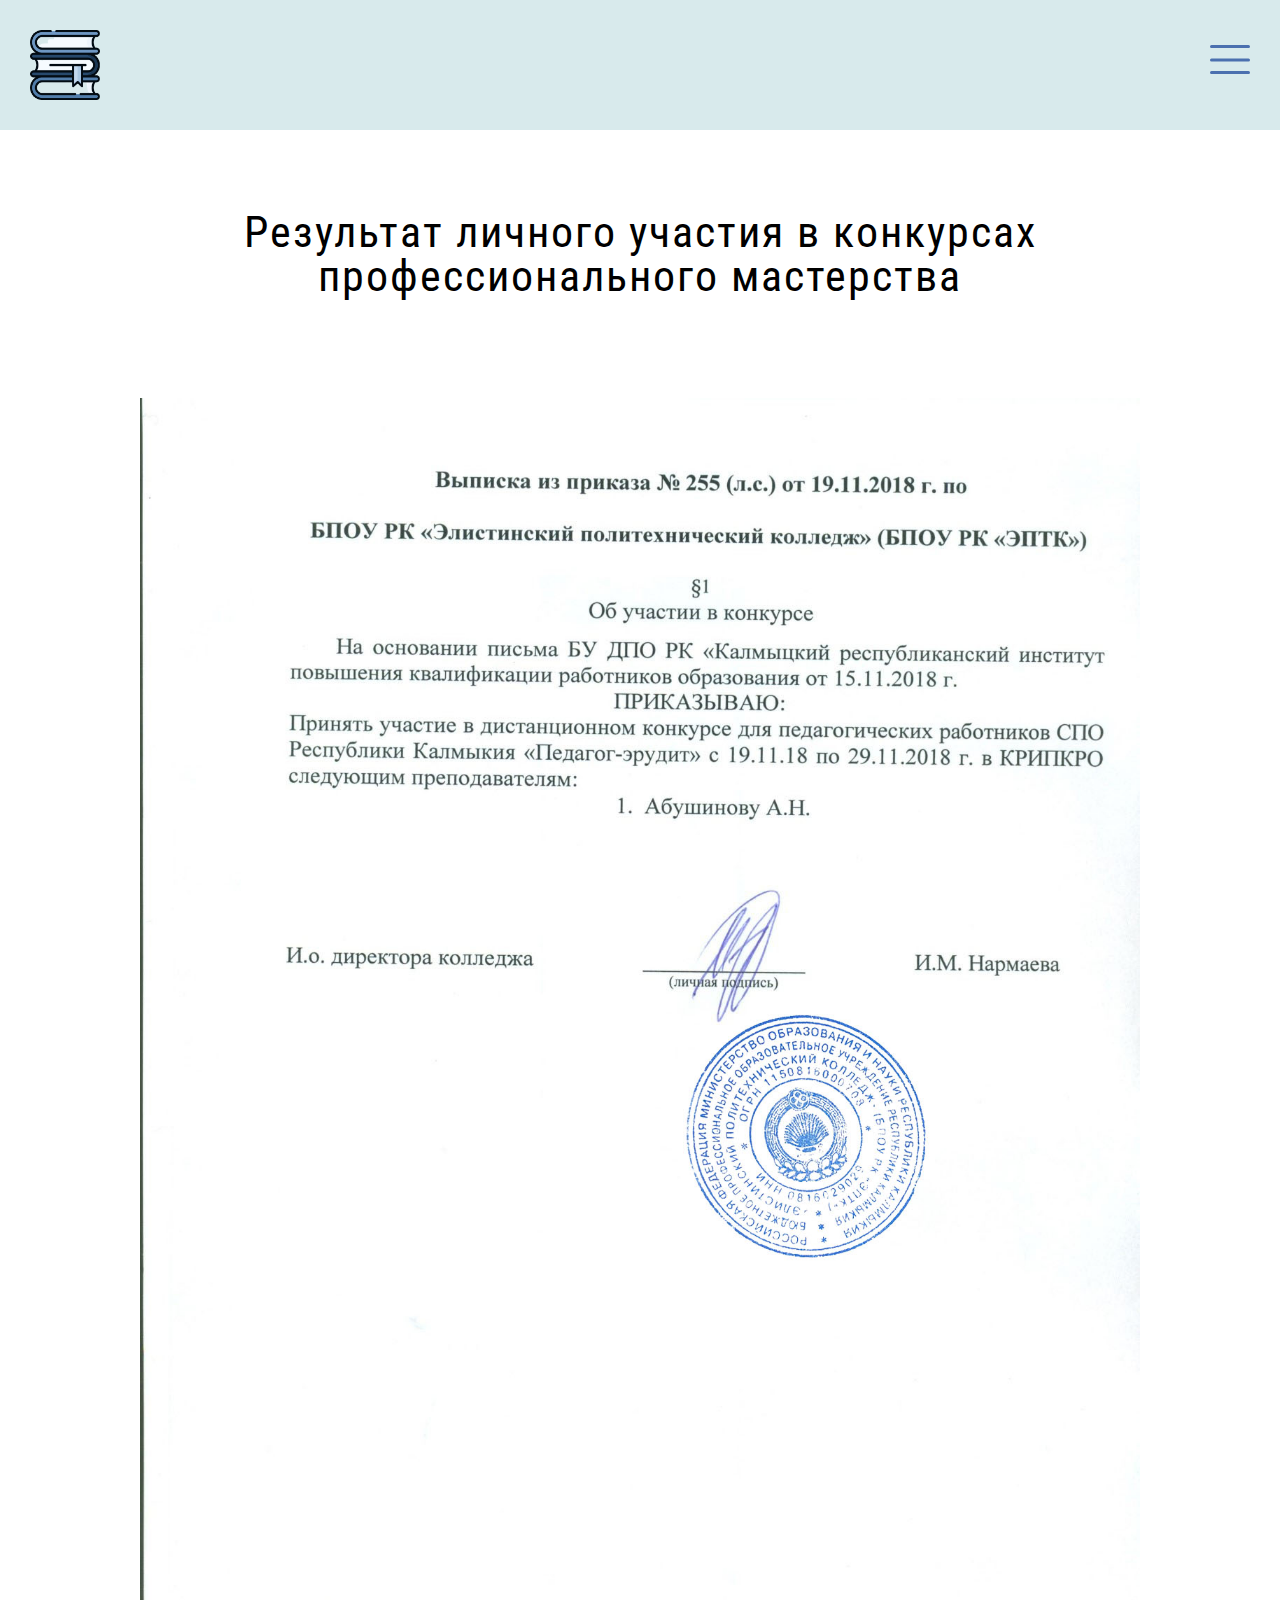
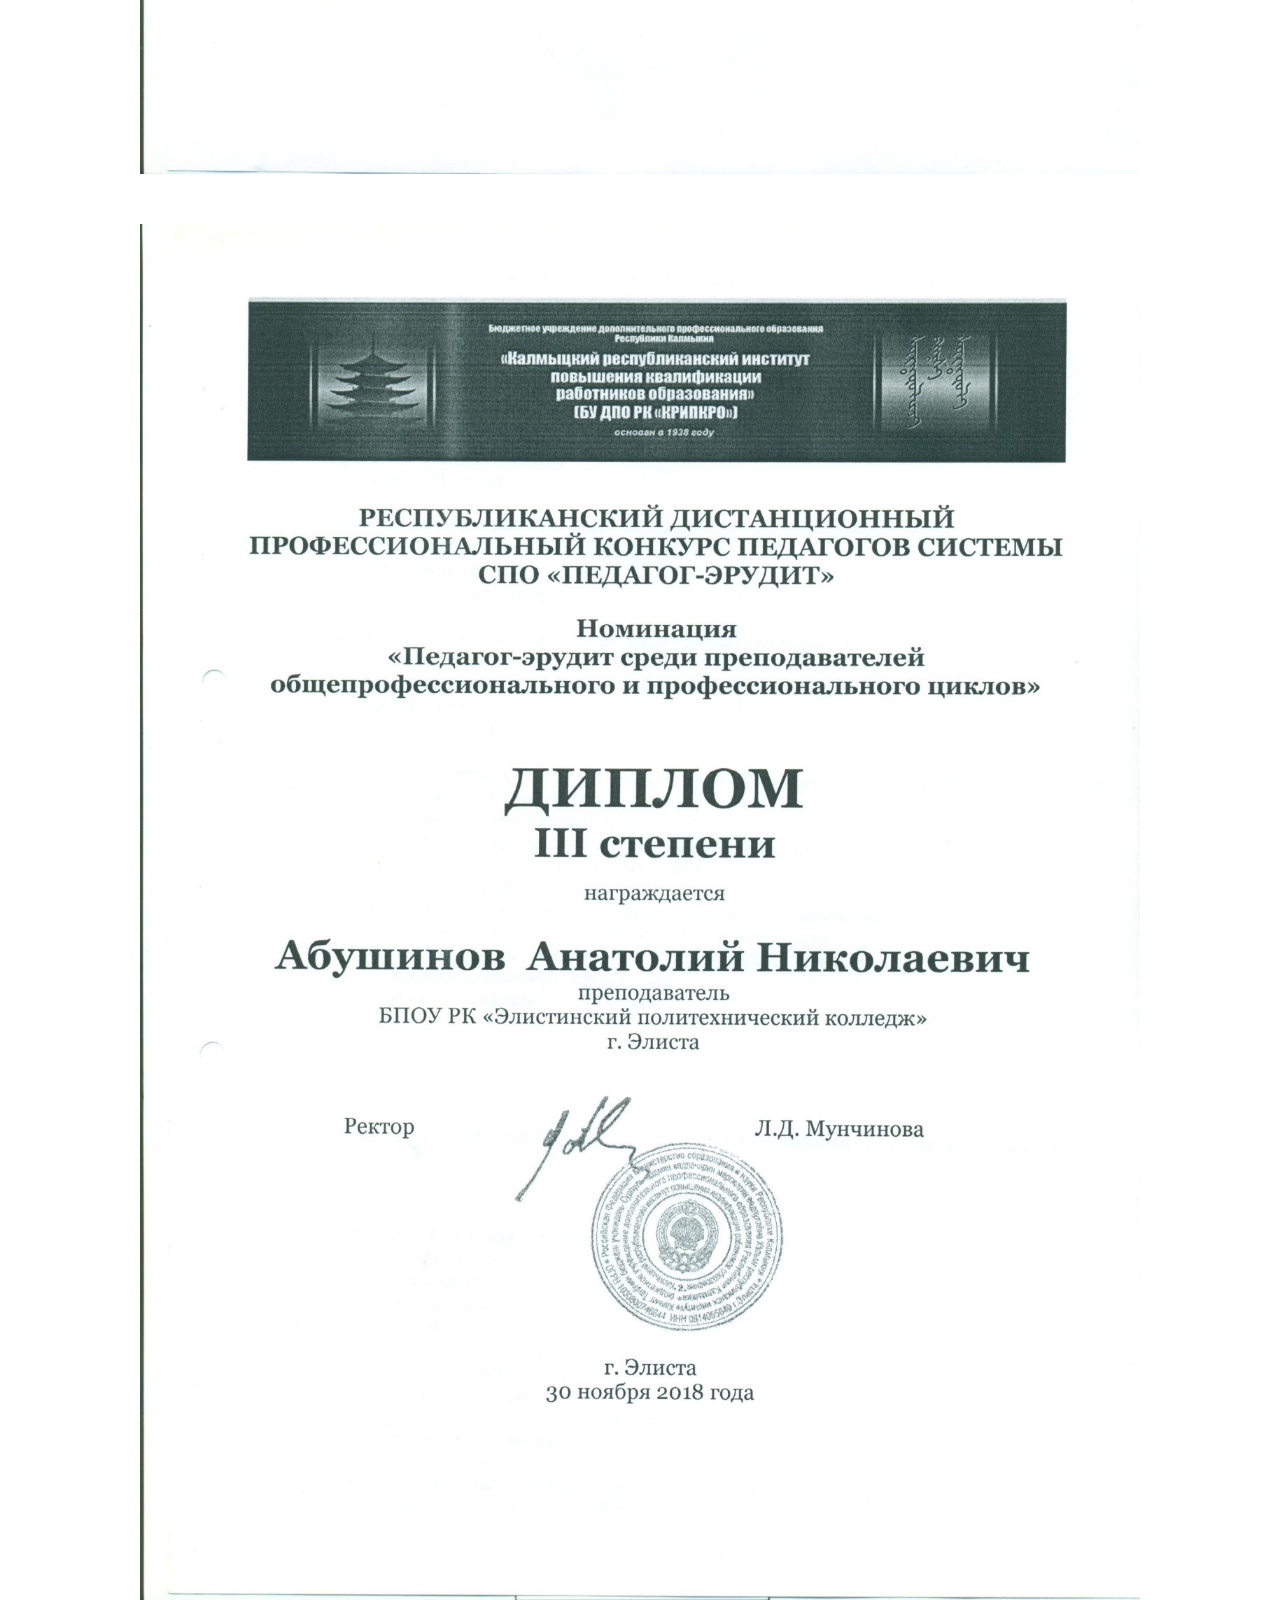
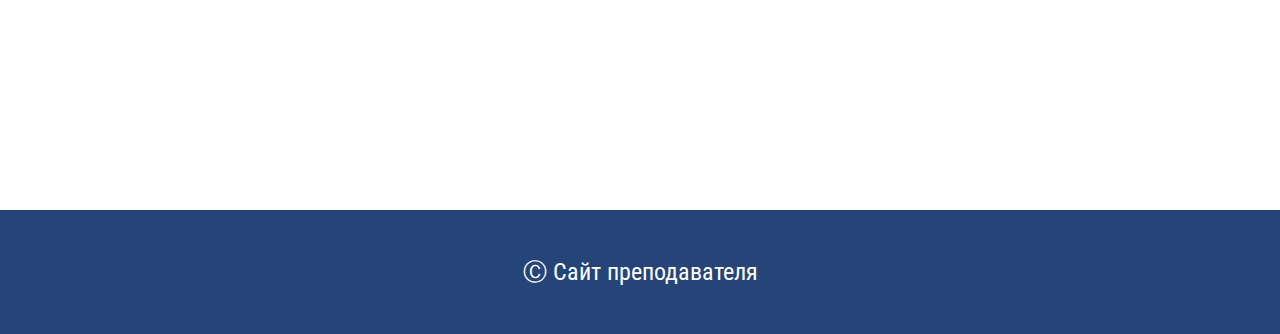
<file: pages/4.1.html>
<!DOCTYPE html>
<html>

<head>
    <meta charset="UTF-8">
    <meta name="viewport" content="width=device-width, initial-scale=1.0">
    <link rel="stylesheet" href="../css/style.css">
    <link rel="stylesheet" href="../css/media.css">
    <link rel="icon" href="../img/favik.png" type="image/x-icon">
    <title>Abushinov</title>
</head>

<body>
    <div class="wrapper">

        <!-- Шапка -->
        <header class="header header__for-all">
            <div class="header__container container">
                <a href="../index.html" class="header__logo"><img src="../img/logo.png" alt=""></a>
                <div class="header__menu menu">
                    <div class="menu__icon">
                        <span></span>
                    </div>
                    <nav class="menu__body">
                        <ul class="menu__list">
                            <li><a href="../index.html" class="menu__link">Главная страница</a></li>
                            <li class="menu__link-allopen">
                                <a class="menu__link menu__link-open _active">Качество знаний <br> по итогам внутренних
                                   <br> и  внешних мониторингов
                                    </a>
                                <ul class="menu__sub-list">
                                    <li><a href="../pages/1.1.html" class="menu__sub-link">1.1. Качество знаний по итогам внутренних
                                        и внешних мониторингов
                                        </a></li>
                                    <li><a href="../pages/1.2.html" class="menu__sub-link">1.2. Результаты участия в чемпионатах «Молодые  профессионалы», «Абилимпикс», в очных олимпиадах, конкурсах профессионального мастерства</a></li>
                                    <li><a href="../pages/1.3.html" class="menu__sub-link">1.3. Результаты участия обучающихся и воспитанников в проектно-исследовательской деятельности, олимпиадах и конкурсах, научно-практических конференциях, соревнованиях.</a></li>
                                    <li><a href="../pages/1.4.html" class="menu__sub-link">1.4. Результаты участия обучающихся и воспитанников в заочных олимпиадах, конкурсах</a></li>
                                </ul>
                            </li>
                            <li class="menu__link-allopen">
                                <a class="menu__link menu__link-open">Методическое<br> руководство <br> группой педагогов</a>
                                <ul class="menu__sub-list">
                                    <li><a href="../pages/2.2.html" class="menu__sub-link">2.2. Методическое руководство группой педагогов</a></li>
                                    <li><a href="../pages/2.3.html" class="menu__sub-link">2.3. Участие в экзаменационных, экспертных, апелляционных комиссиях</a></li>
                                </ul>
                            </li>
                            <li class="menu__link-allopen">
                                <a class="menu__link menu__link-open">Вклад в повышение <br> качества образования, воспитания <br> и распространение собственного опыта.</a>
                                <ul class="menu__sub-list">
                                    <li><a href="../pages/3.1.html" class="menu__sub-link">3.1. Выступления на научно-практических конференциях, семинарах, методических объединениях (МО), педагогических советах и совещаниях. </a></li>
                                    <li><a href="../pages/3.2.html" class="menu__sub-link">3.2. Открытые уроки и мастер-классы</a></li>
                                    <li><a href="../pages/3.3.html" class="menu__sub-link">3.3. Опубликованные  научные статьи, методические и дидактические разработки по вопросам реализации основной профессиональной образовательной программы (ОПОП)</a></li>
                                    <li><a href="../pages/3.5.html" class="menu__sub-link">3.5. Повышение квалификации</a></li>
                                </ul>
                            </li>
                            <li class="menu__link-allopen">
                                <a class="menu__link menu__link-open">Личные результаты</a>
                                <ul class="menu__sub-list">
                                    <li><a href="../pages/4.1.html" class="menu__sub-link">4.1. Результат личного участия в конкурсах профессионального  мастерства</a></li>
                                </ul>
                            </li>
                            <li class="menu__link-allopen">
                                <a class="menu__link menu__link-open">Награды</a>
                                <ul class="menu__sub-list">
                                    <li><a href="../pages/6.html" class="menu__sub-link">6. Награды и поощрения успехов в профессиональной деятельности</a></li>
                                </ul>
                            </li>
                        </ul>
                    </nav>
                </div>
            </div>
        </header>


        <main class="page">

            <section class="result-first">
                <div class="result-first__container contaner">
                    <h1 class="result-first__title">Результат личного участия в конкурсах профессионального мастерства</h1>

                    <div class="result-first__img-container">
                        <div class="result-first__img-card"><img src="../img/img_four_1/first.jpg" alt="" class="result-first__img"></div>
                        <div class="result-first__img-card"><img src="../img/img_four_1/second.jpg" alt="" class="result-first__img"></div>
                    </div>
                </div>
            </section>

        </main>

        <footer class="footer">
            <div class="footer__container container">
                <div class="footer__text">Ⓒ Сайт преподавателя</div>
            </div>
        </footer>


    </div>

    <script src="../js/main.js"></script>
</body>

</html>
</file>
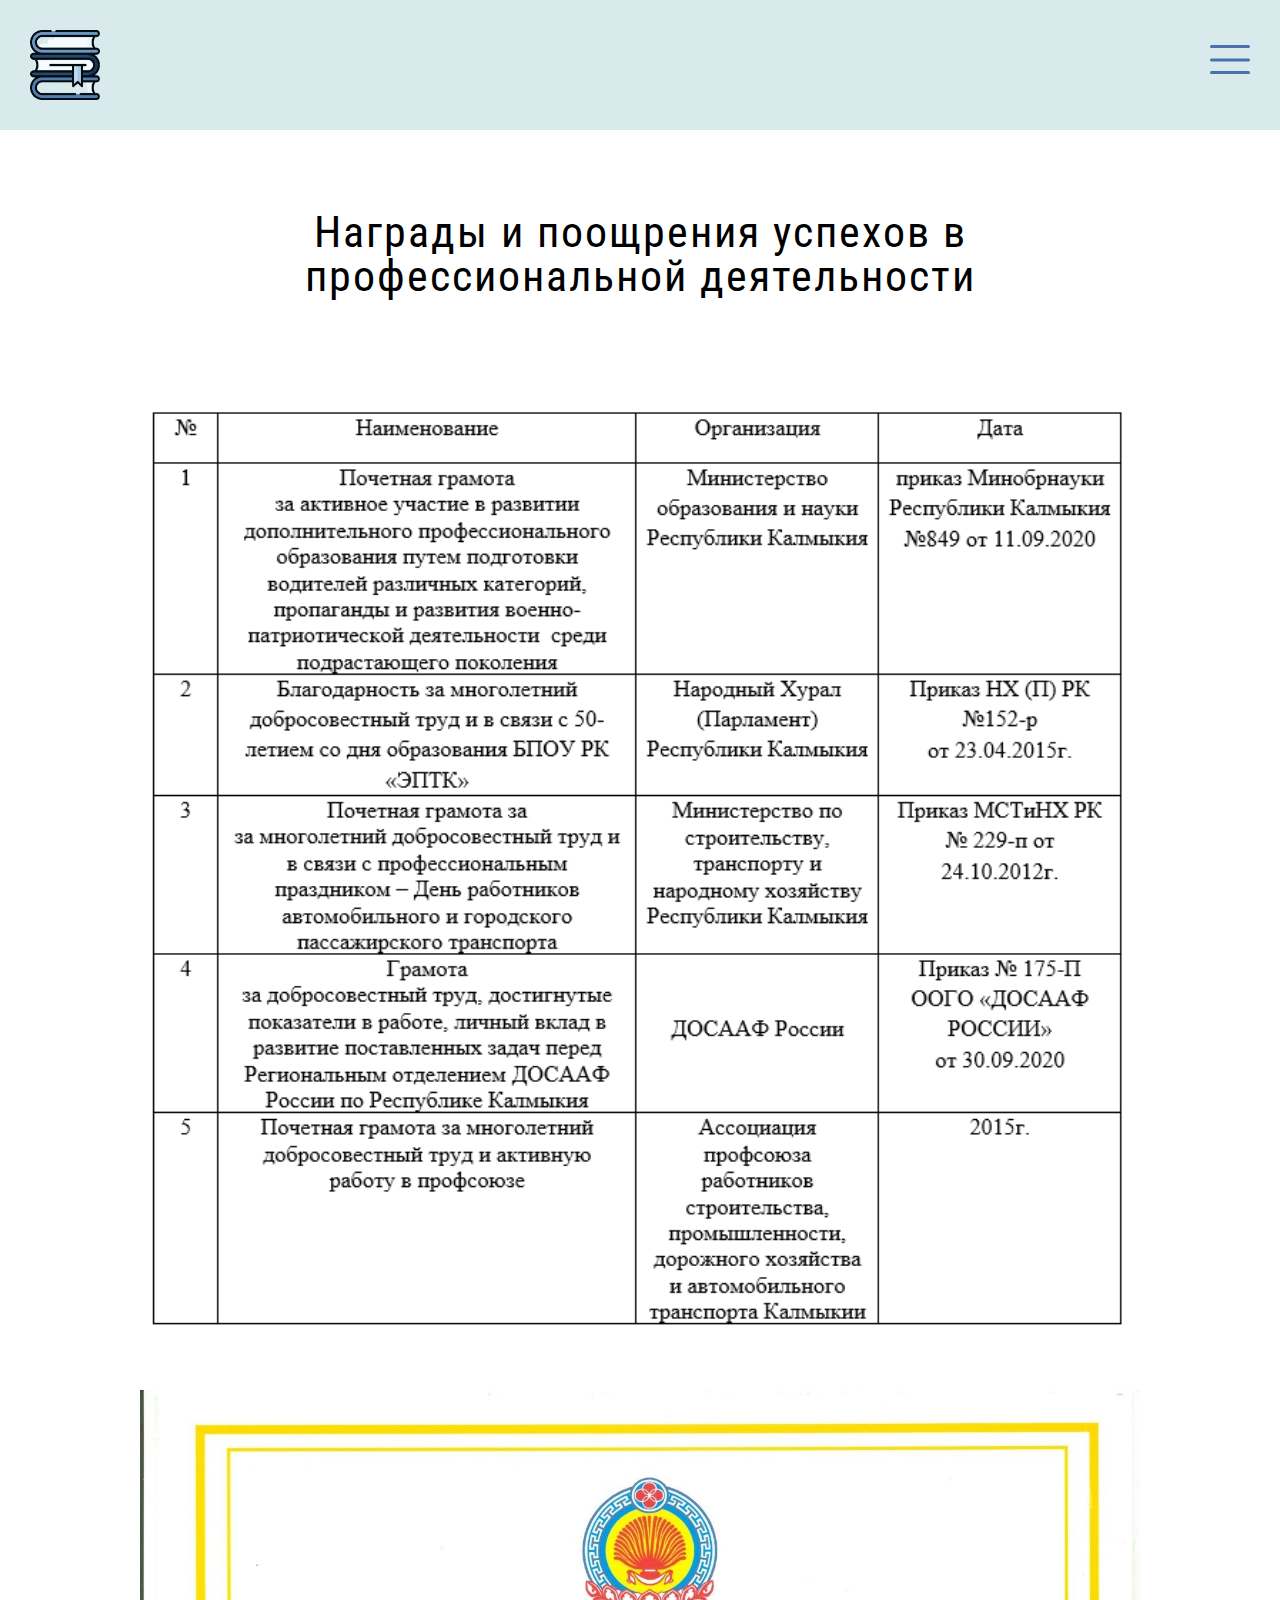
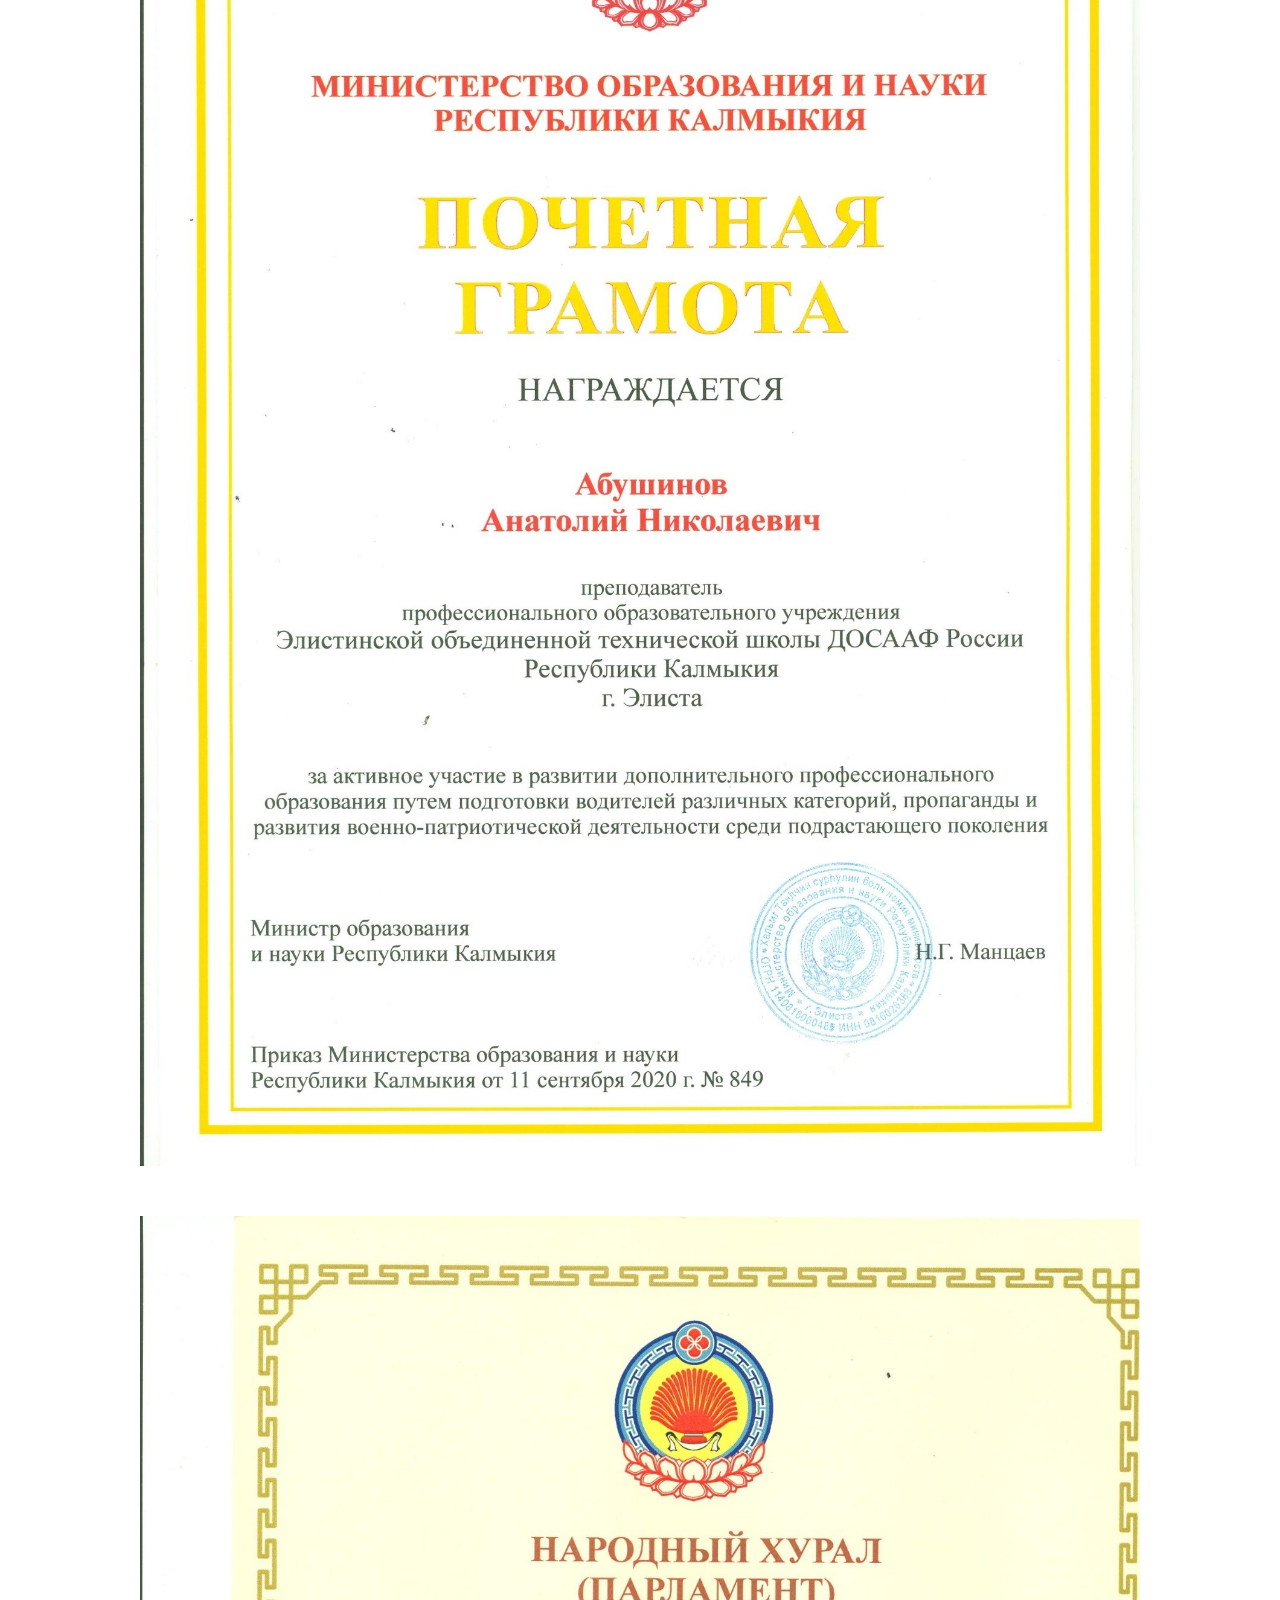
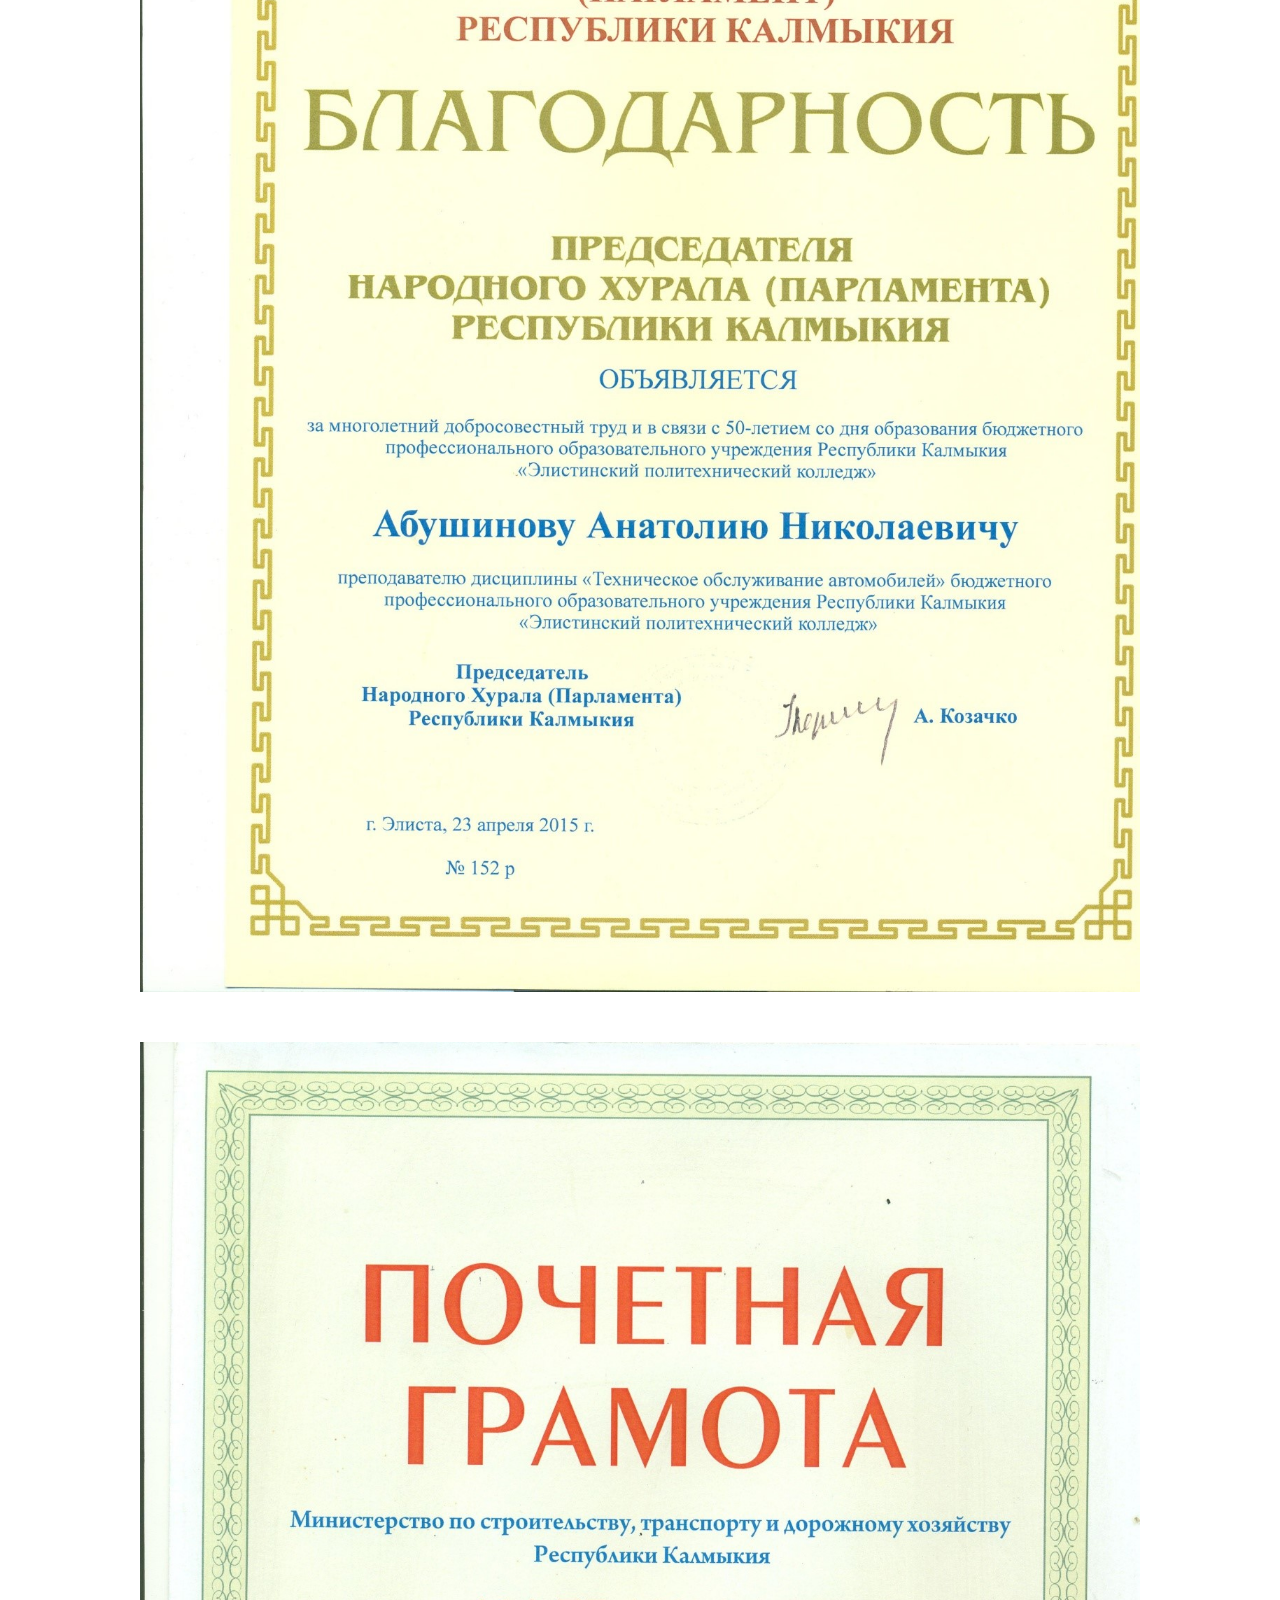
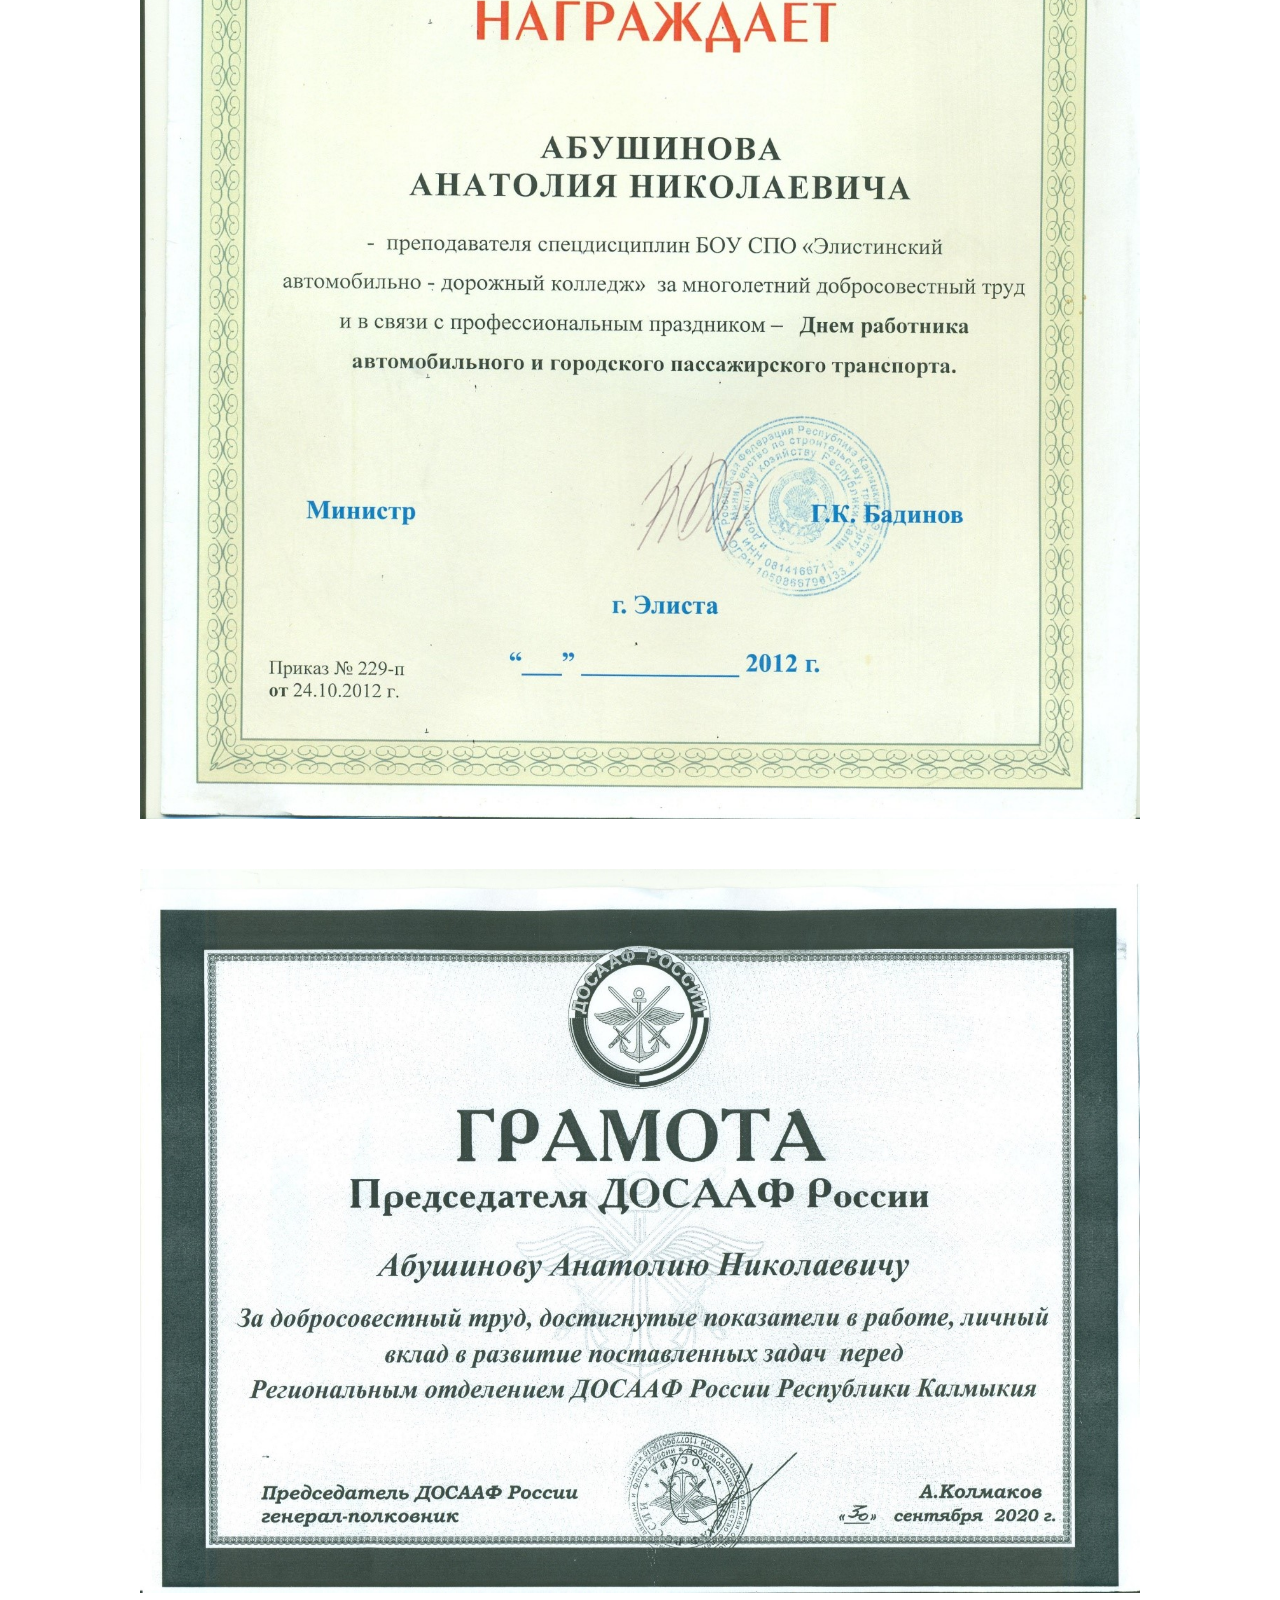
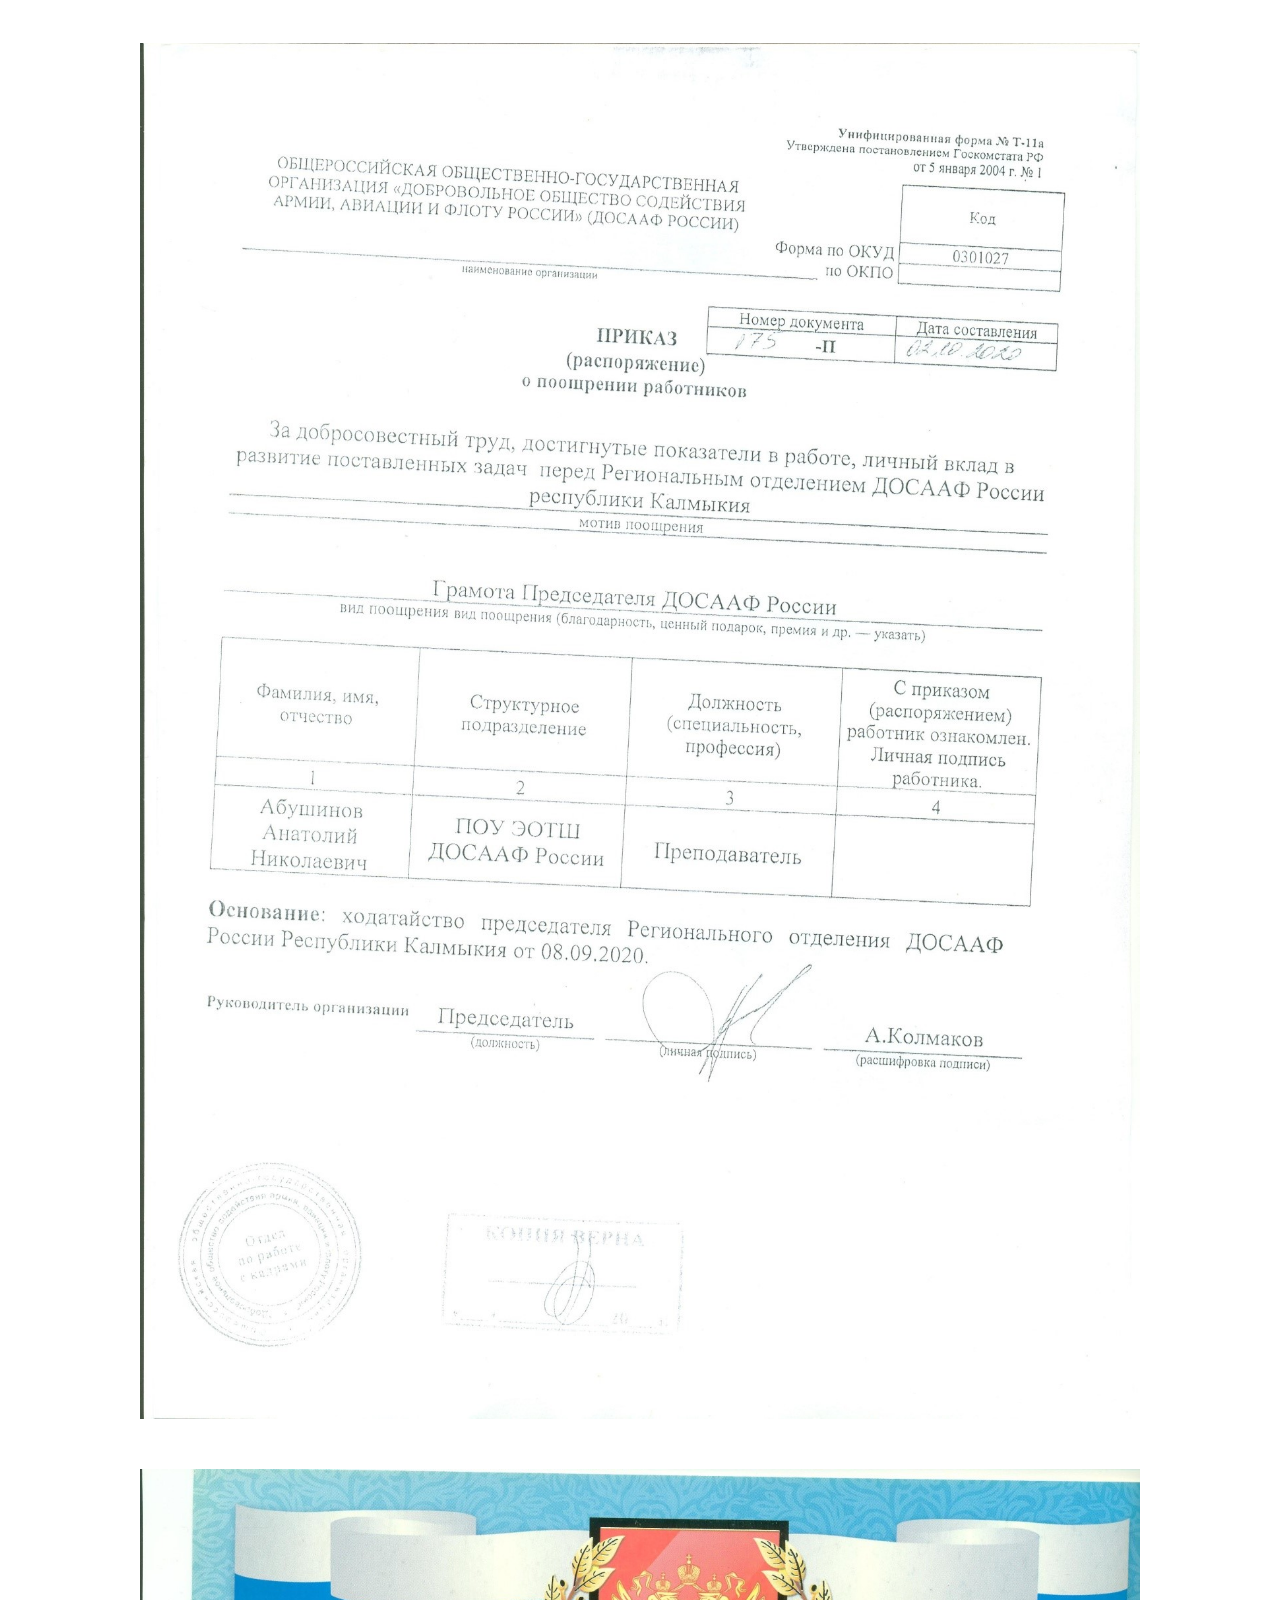
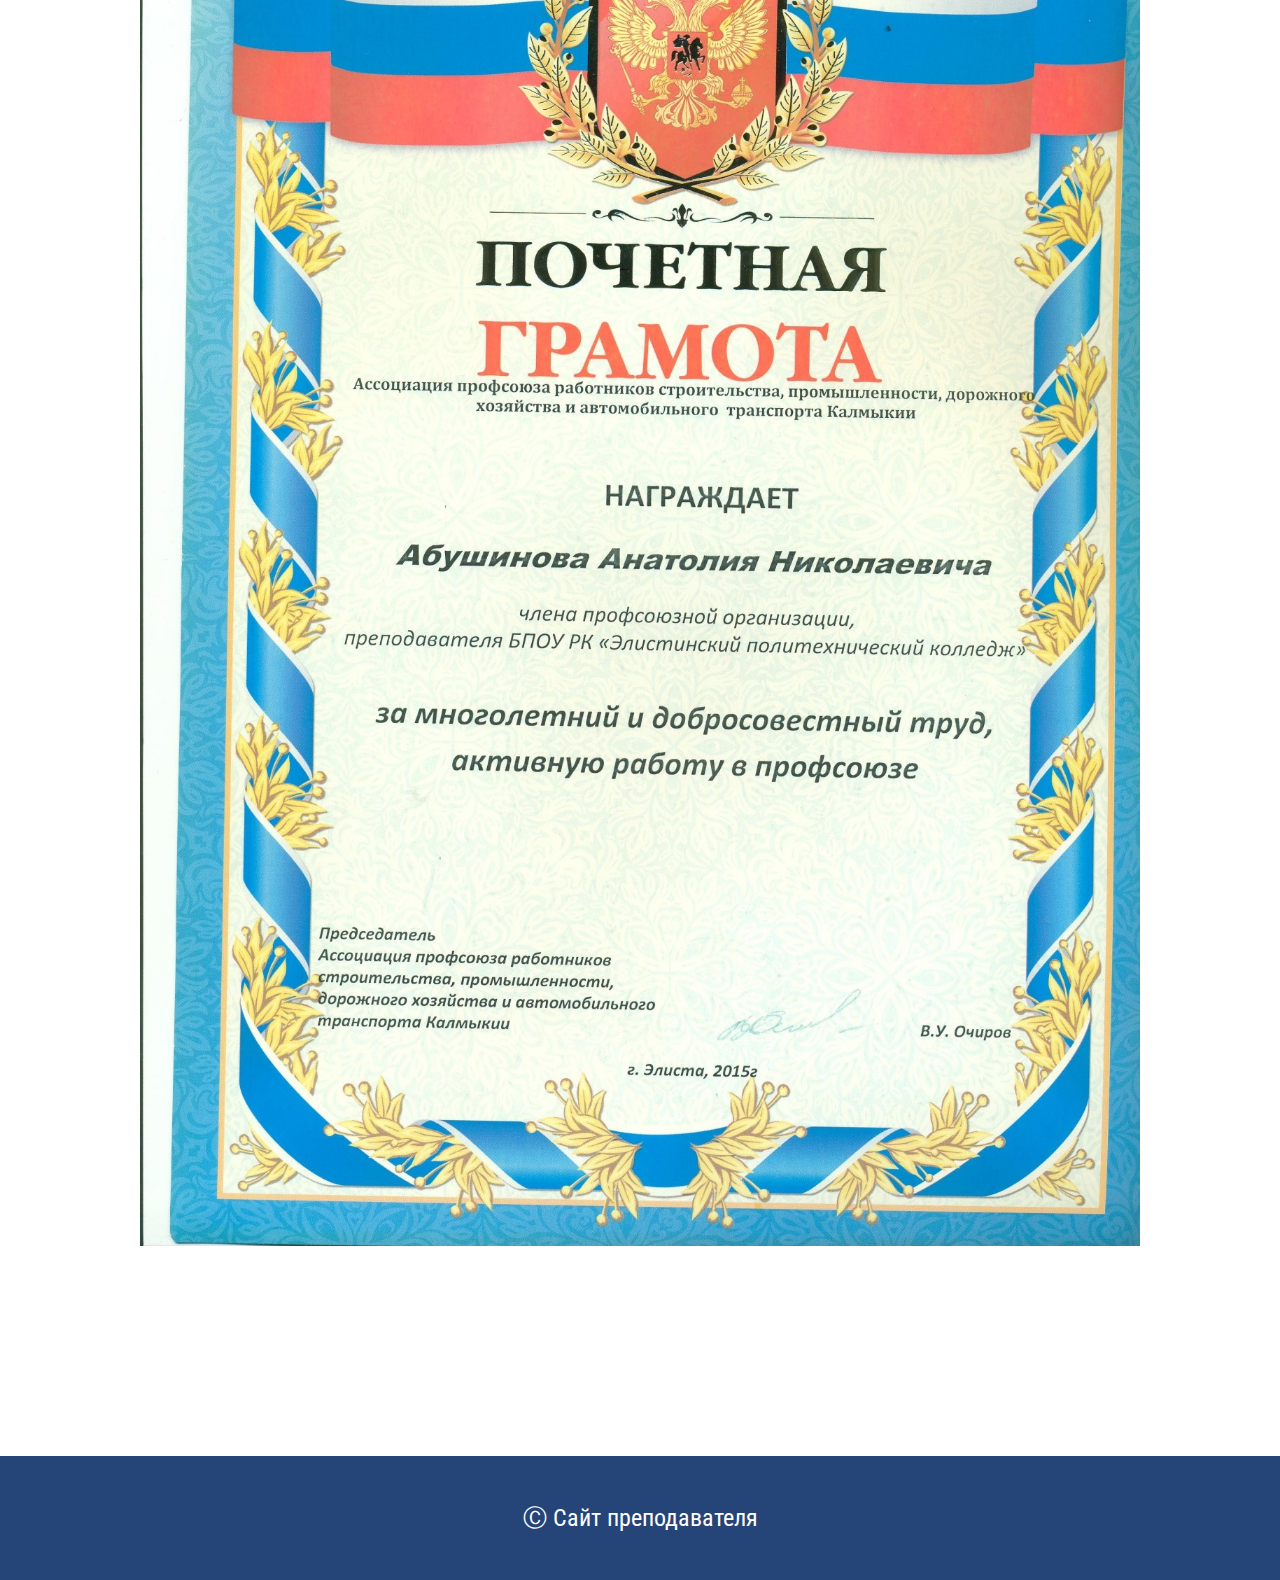
<file: pages/6.html>
<!DOCTYPE html>
<html>

<head>
    <meta charset="UTF-8">
    <meta name="viewport" content="width=device-width, initial-scale=1.0">
    <link rel="stylesheet" href="../css/style.css">
    <link rel="stylesheet" href="../css/media.css">
    <link rel="icon" href="../img/favik.png" type="image/x-icon">
    <title>Abushinov</title>
</head>

<body>
    <div class="wrapper">

        <!-- Шапка -->
        <header class="header header__for-all">
            <div class="header__container container">
                <a href="../index.html" class="header__logo"><img src="../img/logo.png" alt=""></a>
                <div class="header__menu menu">
                    <div class="menu__icon">
                        <span></span>
                    </div>
                    <nav class="menu__body">
                        <ul class="menu__list">
                            <li><a href="../index.html" class="menu__link">Главная страница</a></li>
                            <li class="menu__link-allopen">
                                <a class="menu__link menu__link-open _active">Качество знаний <br> по итогам внутренних
                                   <br> и  внешних мониторингов
                                    </a>
                                <ul class="menu__sub-list">
                                    <li><a href="../pages/1.1.html" class="menu__sub-link">1.1. Качество знаний по итогам внутренних
                                        и внешних мониторингов
                                        </a></li>
                                    <li><a href="../pages/1.2.html" class="menu__sub-link">1.2. Результаты участия в чемпионатах «Молодые  профессионалы», «Абилимпикс», в очных олимпиадах, конкурсах профессионального мастерства</a></li>
                                    <li><a href="../pages/1.3.html" class="menu__sub-link">1.3. Результаты участия обучающихся и воспитанников в проектно-исследовательской деятельности, олимпиадах и конкурсах, научно-практических конференциях, соревнованиях.</a></li>
                                    <li><a href="../pages/1.4.html" class="menu__sub-link">1.4. Результаты участия обучающихся и воспитанников в заочных олимпиадах, конкурсах</a></li>
                                </ul>
                            </li>
                            <li class="menu__link-allopen">
                                <a class="menu__link menu__link-open">Методическое<br> руководство <br> группой педагогов</a>
                                <ul class="menu__sub-list">
                                    <li><a href="../pages/2.2.html" class="menu__sub-link">2.2. Методическое руководство группой педагогов</a></li>
                                    <li><a href="../pages/2.3.html" class="menu__sub-link">2.3. Участие в экзаменационных, экспертных, апелляционных комиссиях</a></li>
                                </ul>
                            </li>
                            <li class="menu__link-allopen">
                                <a class="menu__link menu__link-open">Вклад в повышение <br> качества образования, воспитания <br> и распространение собственного опыта.</a>
                                <ul class="menu__sub-list">
                                    <li><a href="../pages/3.1.html" class="menu__sub-link">3.1. Выступления на научно-практических конференциях, семинарах, методических объединениях (МО), педагогических советах и совещаниях. </a></li>
                                    <li><a href="../pages/3.2.html" class="menu__sub-link">3.2. Открытые уроки и мастер-классы</a></li>
                                    <li><a href="../pages/3.3.html" class="menu__sub-link">3.3. Опубликованные  научные статьи, методические и дидактические разработки по вопросам реализации основной профессиональной образовательной программы (ОПОП)</a></li>
                                    <li><a href="../pages/3.5.html" class="menu__sub-link">3.5. Повышение квалификации</a></li>
                                </ul>
                            </li>
                            <li class="menu__link-allopen">
                                <a class="menu__link menu__link-open">Личные результаты</a>
                                <ul class="menu__sub-list">
                                    <li><a href="../pages/4.1.html" class="menu__sub-link">4.1. Результат личного участия в конкурсах профессионального  мастерства</a></li>
                                </ul>
                            </li>
                            <li class="menu__link-allopen">
                                <a class="menu__link menu__link-open">Награды</a>
                                <ul class="menu__sub-list">
                                    <li><a href="../pages/6.html" class="menu__sub-link">6. Награды и поощрения успехов в профессиональной деятельности</a></li>
                                </ul>
                            </li>
                        </ul>
                    </nav>
                </div>
            </div>
        </header>


        <main class="page">

            <section class="result-first">
                <div class="result-first__container contaner">
                    <h1 class="result-first__title">Награды и поощрения успехов в профессиональной деятельности</h1>

                    <div class="result-first__img-container">
                        <div class="result-first__img-card"><img src="../img/img_six/fisrt.png" alt="" class="result-first__img"></div>
                        <div class="result-first__img-card"><img src="../img/img_six/second.jpg" alt="" class="result-first__img"></div>
                        <div class="result-first__img-card"><img src="../img/img_six/third.jpg" alt="" class="result-first__img"></div>
                        <div class="result-first__img-card"><img src="../img/img_six/four.jpg" alt="" class="result-first__img"></div>
                        <div class="result-first__img-card"><img src="../img/img_six/five.jpg" alt="" class="result-first__img"></div>
                        <div class="result-first__img-card"><img src="../img/img_six/six.jpg" alt="" class="result-first__img"></div>
                        <div class="result-first__img-card"><img src="../img/img_six/seven.jpg" alt="" class="result-first__img"></div>
                    </div>
                </div>
            </section>

        </main>

        <footer class="footer">
            <div class="footer__container container">
                <div class="footer__text">Ⓒ Сайт преподавателя</div>
            </div>
        </footer>


    </div>

    <script src="../js/main.js"></script>
</body>

</html>
</file>
<file: css/style.css>
@charset "UTF-8";
@import url("https://fonts.googleapis.com/css2?family=Roboto+Condensed:ital,wght@0,300;0,400;0,700;1,300;1,400;1,700&display=swap");
/*----------------------------- файл обнуления стилей -----------------------------*/
* {
  padding: 0;
  margin: 0;
  border: 0;
}

*,
*:before,
*:after {
  -webkit-box-sizing: border-box;
  box-sizing: border-box;
}

:focus,
:active {
  outline: none;
}

a:focus,
a:active {
  outline: none;
}

nav,
footer,
header,
aside {
  display: block;
}

html,
body {
  height: 100%;
  width: 100%;
  font-size: 100%;
  line-height: 1;
  font-size: 14px;
  -ms-text-size-adjust: 100%;
  -moz-text-size-adjust: 100%;
  -webkit-text-size-adjust: 100%;
}

input,
button,
textarea {
  font-family: inherit;
}

input::-ms-clear {
  display: none;
}

button {
  cursor: pointer;
}

button::-moz-focus-inner {
  padding: 0;
  border: 0;
}

a,
a:visited {
  text-decoration: none;
}

a:hover {
  text-decoration: none;
}

ul li {
  list-style: none;
}

img {
  vertical-align: top;
}

h1,
h2,
h3,
h4,
h5,
h6 {
  font-size: inherit;
  font-weight: 400;
}

/*----------------------------- Конец обнуления стилей -----------------------------*/
body {
  font-family: 'Roboto Condensed', sans-serif;
  height: 100%;
}

body._lock {
  overflow: hidden;
}

.container {
  max-width: 1140px;
  width: 100%;
  margin: 0 auto;
  padding: 0 10px;
}

.wrapper {
  min-height: 100%;
  width: 100%;
  overflow: hidden;
  display: -webkit-box;
  display: -ms-flexbox;
  display: flex;
  -webkit-box-orient: vertical;
  -webkit-box-direction: normal;
      -ms-flex-direction: column;
          flex-direction: column;
}

main {
  -webkit-box-flex: 1;
      -ms-flex: 1 1 auto;
          flex: 1 1 auto;
}

/*----------------------------- Шапка -----------------------------*/
.header {
  padding: 30px 0px;
  position: absolute;
  overflow: hidden;
  height: 50%;
  width: 100%;
  z-index: 1;
}

.header__for-all {
  background-color: #d8eaec;
}

.header__container {
  width: 100%;
  display: -webkit-box;
  display: -ms-flexbox;
  display: flex;
  -webkit-box-align: center;
      -ms-flex-align: center;
          align-items: center;
  max-width: 1500px;
  margin: 0 auto;
}

.header__logo img {
  width: 70px;
}

.header__logo {
  display: block;
  margin-right: 60px;
}

.menu__link-open {
  padding-right: 23px;
}

.menu__link-open:last-child {
  color: #254478;
}

.menu__link-open::before, .menu__link-open::after {
  content: '';
  width: 10px;
  height: 2px;
  top: 50%;
  right: 0px;
  position: absolute;
  background-color: #254478;
}

.menu__link-open::after {
  -webkit-transform: rotate(40deg);
          transform: rotate(40deg);
  right: 6px;
}

.menu__link-open::before {
  -webkit-transform: rotate(-40deg);
          transform: rotate(-40deg);
}

.menu__sub-list {
  margin-top: 10px;
  -webkit-transition: all .3s ease 0s;
  transition: all .3s ease 0s;
  position: absolute;
  z-index: 1;
  padding: 20px 20px;
  background-color: #fff;
}

.menu__sub-link {
  font-size: 17px;
  color: #254478;
  opacity: .9;
  font-weight: 300;
  -webkit-transition: all .3s ease 0s;
  transition: all .3s ease 0s;
}

.menu__sub-link:hover {
  text-decoration: underline;
}

/*----------------------------- Первая секиця -----------------------------*/
.first-section {
  background-color: #d8eaec;
  padding-top: 150px;
}

.first-section__container {
  display: -webkit-box;
  display: -ms-flexbox;
  display: flex;
  -webkit-box-align: center;
      -ms-flex-align: center;
          align-items: center;
  -webkit-box-pack: justify;
      -ms-flex-pack: justify;
          justify-content: space-between;
}

.first-section__left-content {
  max-width: 500px;
  min-width: 460px;
  width: 100%;
  color: #000;
  margin-right: 30px;
}

.first-section__upper-title {
  font-size: 18px;
  line-height: 162%;
  opacity: .8;
  font-weight: 300;
}

.first-section__title {
  font-size: 54px;
  line-height: 124%;
  margin-bottom: 20px;
}

.first-section__undertitle {
  font-size: 24px;
  line-height: 162%;
  margin-bottom: 50px;
  opacity: .9;
  font-weight: 300;
}

.first-section__button {
  text-align: center;
  color: #254378a2;
  display: inline-block;
  margin-left: 10px;
  font-size: 20px;
  text-transform: uppercase;
  padding: 15px 36px;
  border-radius: 5px;
  border: 2px solid #254478;
  -webkit-transition: all .3s ease-out 0s;
  transition: all .3s ease-out 0s;
}

.first-section__button:hover {
  background-color: #254478;
  color: #fff;
}

.first-section__right-content {
  max-width: 555px;
  min-width: 500px;
  width: 100%;
  min-height: 670px;
  position: relative;
}

.first-section__img {
  position: absolute;
  left: 0;
  -o-object-position: center;
     object-position: center;
  -o-object-fit: cover;
     object-fit: cover;
  top: 100px;
  width: 100%;
  height: 100%;
}

/*----------------------------- Вторая секция -----------------------------*/
.second-section {
  margin-top: 200px;
}

.second-section__title-block {
  max-width: 730px;
  width: 100%;
  margin: 0 auto;
  text-align: center;
}

.second-section__title {
  font-size: 42px;
  line-height: 124%;
  font-weight: bold;
  margin-bottom: 30px;
}

.second-section__subtitle {
  font-size: 21px;
  line-height: 162%;
  opacity: .9;
  font-weight: 300;
}

.second-section__cards-block {
  margin-top: 85px;
  display: -webkit-box;
  display: -ms-flexbox;
  display: flex;
  -webkit-box-pack: center;
      -ms-flex-pack: center;
          justify-content: center;
  -ms-flex-wrap: wrap;
      flex-wrap: wrap;
}

.second-section__card {
  margin: 0 40px;
  margin-bottom: 50px;
  max-width: 280px;
  width: 100%;
  height: 100%;
  text-align: center;
}

.second-section__card-img {
  display: block;
  max-width: 70px;
  max-height: 70px;
  -o-object-fit: cover;
     object-fit: cover;
  -o-object-position: center;
     object-position: center;
  margin: 0 auto;
}

.second-section__card-title {
  margin-top: 25px;
  margin-bottom: 20px;
  font-weight: bold;
  font-size: 24px;
  line-height: 124%;
}

.second-section__card-subtitle {
  font-size: 21px;
  line-height: 162%;
  opacity: .8;
  font-weight: 300;
}

.second-section__img-card {
  max-width: 1000px;
  width: 100%;
  margin: 0 auto;
  margin-top: 50px;
}

.second-section__img {
  width: 100%;
  -o-object-fit: cover;
     object-fit: cover;
  -o-object-position: center;
     object-position: center;
}

.second-section__spoiler {
  cursor: pointer;
  display: block;
  border-bottom: 2px solid #000;
  padding: 0 20px 15px 20px;
  margin-bottom: 30px;
  -webkit-transition: all .2s ease-out 0s;
  transition: all .2s ease-out 0s;
}

.second-section__spoiler:hover .second-section__spoiler-title {
  color: #254478;
}

.second-section__spoiler.active .second-section__spoiler-title:after {
  -webkit-transform: rotate(45deg);
          transform: rotate(45deg);
}

.second-section__spoiler.active .second-section__spoiler-title:before {
  -webkit-transform: rotate(-45deg);
          transform: rotate(-45deg);
}

.second-section__spoiler.active .second-section__spoiler-text {
  display: block;
  opacity: 1;
}

.second-section__spoiler-title {
  position: relative;
  font-size: 24px;
  line-height: 124%;
  margin-bottom: 20px;
  padding-right: 40px;
}

.second-section__spoiler-title:before, .second-section__spoiler-title:after {
  -webkit-transition: all .2s ease-out 0s;
  transition: all .2s ease-out 0s;
  content: '';
  position: absolute;
  width: 20px;
  height: 2px;
  right: 0;
  top: 50%;
  background-color: #000;
}

.second-section__spoiler-title:after {
  -webkit-transform: rotate(90deg);
          transform: rotate(90deg);
}

.second-section__spoiler-text {
  -webkit-transition: opacity .3s ease-out .5s;
  transition: opacity .3s ease-out .5s;
  display: none;
  opacity: 0;
  font-size: 19px;
  opacity: .9;
  font-weight: 300;
  line-height: 162%;
}

.second-section__spoiler-text span {
  font-weight: bold;
}

.all-info__title {
  text-align: center;
  margin: 100px 0;
  font-size: 36px;
  text-transform: uppercase;
}

.all-info__list {
  font-size: 24px;
  margin: 0 20px;
}

.all-info__point {
  letter-spacing: 1px;
  margin-bottom: 5px;
}

/*----------------------------- Подвал -----------------------------*/
.footer {
  margin-top: 200px;
  background-color: #254478;
  padding: 50px 0;
}

.footer__container {
  text-align: center;
}

.footer__text {
  color: #fff;
  font-size: 24px;
}

/*----------------------------- Страница результатов -----------------------------*/
.result-first {
  margin-top: 200px;
}

.result-first tbody {
  max-width: 800px;
  width: 100%;
}

.result-first table {
  border-spacing: 0 0;
}

.result-first__sell {
  padding: 30px;
  font-size: 20px;
  border: 1px solid #000;
  white-space: normal;
}

.result-first__sell a:hover {
  text-decoration: underline;
}

.result-first__container {
  padding: 10px;
}

.result-first__title {
  text-align: center;
  color: #000;
  font-size: 44px;
  letter-spacing: 2px;
  max-width: 800px;
  margin: 0 auto;
}

.result-first__img-container {
  display: -webkit-box;
  display: -ms-flexbox;
  display: flex;
  -webkit-box-orient: vertical;
  -webkit-box-direction: normal;
      -ms-flex-direction: column;
          flex-direction: column;
  -webkit-box-align: center;
      -ms-flex-align: center;
          align-items: center;
  margin-top: 100px;
}

.result-first__img-card {
  max-width: 1000px;
  width: 100%;
  margin-bottom: 50px;
}

.result-first__img-card:last-child {
  margin-bottom: 0;
}

.result-first__img {
  width: 100%;
  -o-object-fit: cover;
     object-fit: cover;
  -o-object-position: center;
     object-position: center;
}

.header__for-all {
  background-color: rgba(255, 255, 255, 0);
  z-index: 1;
}

.header__for-all::after {
  content: '';
  position: absolute;
  width: 100%;
  height: 130px;
  left: 0;
  top: 0;
  background-color: #d8eaec;
  z-index: -1;
}
</file>
<file: css/media.css>
@charset "UTF-8";
/*----------------------------- Доработка для маленьких экранов (ноутбуки) -----------------------------*/
@media screen and (min-width: 1451px) {
  .menu__list {
    display: -webkit-box;
    display: -ms-flexbox;
    display: flex;
    -webkit-box-align: center;
        -ms-flex-align: center;
            align-items: center;
    cursor: pointer;
  }
  .menu__list > li:hover .menu__sub-list {
    opacity: 1;
    visibility: visible;
  }
  .menu__list li {
    margin-right: 3%;
  }
  .menu__list li:last-child {
    margin-right: 0%;
  }
  .menu__list > li {
    padding-bottom: 10px;
  }
  .menu__link {
    white-space: nowrap;
    font-size: 20px;
    font-weight: 300;
    color: #254478;
    position: relative;
    -webkit-transition: all .3s ease 0s;
    transition: all .3s ease 0s;
  }
  .menu__link:hover {
    color: #000;
  }
  .menu__link-open {
    padding-right: 23px;
  }
  .menu__link-open::before, .menu__link-open::after {
    content: '';
    width: 10px;
    height: 2px;
    top: 50%;
    right: 0px;
    position: absolute;
    background-color: #254478;
  }
  .menu__link-open::after {
    -webkit-transform: rotate(40deg);
            transform: rotate(40deg);
    right: 6px;
  }
  .menu__link-open::before {
    -webkit-transform: rotate(-40deg);
            transform: rotate(-40deg);
  }
  .menu__sub-list {
    margin-right: 10px;
    margin-top: 10px;
    opacity: 0;
    visibility: hidden;
    -webkit-transition: all .3s ease 0s;
    transition: all .3s ease 0s;
    position: absolute;
    z-index: 1;
    padding: 20px 20px;
    background-color: #fff;
    -webkit-box-shadow: 0 5px 30px -20px #000;
            box-shadow: 0 5px 30px -20px #000;
    max-width: 800px;
  }
  .menu__sub-list li {
    margin-bottom: 40px;
  }
  .menu__sub-list li:last-child {
    margin-bottom: 0px;
  }
  .menu__sub-link {
    font-size: 17px;
    color: #254478;
    opacity: .9;
    font-weight: 300;
    -webkit-transition: all .3s ease 0s;
    transition: all .3s ease 0s;
  }
  .menu__sub-link:hover {
    text-decoration: underline;
  }
}

@media screen and (max-width: 1550px) {
  .menu__list li {
    margin-right: 30px;
  }
  .menu__list li:last-child {
    margin-right: 0%;
  }
}

@media screen and (max-width: 1480px) {
  .header__logo {
    margin-right: 15px;
  }
}

@media screen and (max-width: 1450px) {
  /*------- Переход в бургер меню ------*/
  .header__logo {
    z-index: 1;
    display: block;
    position: absolute;
    left: 30px;
    top: 30px;
    cursor: pointer;
  }
  .menu__body {
    overflow: auto;
    left: 100%;
    z-index: 2;
    position: fixed;
    background-color: rgba(0, 0, 0, 0.9);
    top: 0;
    width: 100%;
    height: 100%;
    padding: 200px 30px 30px 30px;
    -webkit-transition: left .3s ease 0s;
    transition: left .3s ease 0s;
  }
  .menu__body._active {
    left: 0;
  }
  .menu__list {
    display: block;
    width: 100%;
    text-align: center;
  }
  .menu__list li {
    margin-right: 0px;
    margin-bottom: 30px;
  }
  .menu__list > li:active .menu__sub-list,
  .menu__list > li:focus .menu__sub-list {
    opacity: 1;
    visibility: visible;
  }
  .menu__link {
    position: relative;
    font-size: 34px;
    color: #fff;
  }
  .menu__link:hover {
    color: #4b70af;
  }
  .menu__link::before, .menu__link::after {
    background-color: #fff;
  }
  .menu__sub-list {
    position: relative;
    left: 0;
    width: 100%;
    text-align: left;
    display: none;
    text-align: center;
  }
  .menu__link-allopen._active .menu__sub-list {
    display: block;
  }
  .menu__link-allopen._active .menu__link-open::after {
    -webkit-transform: rotate(-40deg);
            transform: rotate(-40deg);
  }
  .menu__link-allopen._active .menu__link-open::before {
    -webkit-transform: rotate(40deg);
            transform: rotate(40deg);
  }
  .menu__sub-link {
    font-size: 22px;
    color: #000;
    opacity: .9;
    font-weight: 300;
    -webkit-transition: all .3s ease 0s;
    transition: all .3s ease 0s;
  }
  .menu__sub-link:hover {
    text-decoration: underline;
  }
  .menu__link-open {
    cursor: pointer;
  }
  .menu__link-open::before, .menu__link-open::after {
    right: 0px;
  }
  .menu__link-open::after {
    -webkit-transform: rotate(40deg);
            transform: rotate(40deg);
    right: 6px;
  }
  .menu__link-open::before {
    -webkit-transform: rotate(-40deg);
            transform: rotate(-40deg);
  }
  .menu__icon {
    z-index: 5;
    display: block;
    position: fixed;
    top: 45px;
    right: 30px;
    width: 40px;
    height: 29px;
    cursor: pointer;
  }
  .menu__icon._active span {
    width: 0;
  }
  .menu__icon._active::before {
    top: 50%;
    -webkit-transform: rotate(-50deg) translate(0px, -50%);
            transform: rotate(-50deg) translate(0px, -50%);
  }
  .menu__icon._active::after {
    width: 100%;
    bottom: 50%;
    -webkit-transform: rotate(50deg) translate(0px, 50%);
            transform: rotate(50deg) translate(0px, 50%);
  }
  .menu__icon::before, .menu__icon::after,
  .menu__icon span {
    border-radius: 50px;
    position: absolute;
    height: 3px;
    width: 100%;
    -webkit-transition: all .3s ease 0s;
    transition: all .3s ease 0s;
    background-color: #4b70af;
  }
  .menu__icon::before, .menu__icon::after {
    content: "";
  }
  .menu__icon::before {
    top: 0;
  }
  .menu__icon::after {
    width: 100%;
    bottom: 0;
  }
  .menu__icon span {
    width: 100%;
    top: 50%;
    -webkit-transform: translate(0px, -50%);
            transform: translate(0px, -50%);
  }
}

@media screen and (max-width: 1100px) {
  .first-section {
    padding-top: 70px;
  }
  .second-section__card {
    margin: 0 20px;
  }
}

@media screen and (max-width: 1010px) {
  .first-section {
    padding-top: 140px;
  }
  .first-section__container {
    display: -webkit-box;
    display: -ms-flexbox;
    display: flex;
    -webkit-box-orient: vertical;
    -webkit-box-direction: normal;
        -ms-flex-direction: column;
            flex-direction: column;
    -webkit-box-align: center;
        -ms-flex-align: center;
            align-items: center;
    -webkit-box-pack: center;
        -ms-flex-pack: center;
            justify-content: center;
  }
  .first-section__left-content {
    max-width: 700px;
    margin: 0 auto;
    text-align: center;
  }
  .first-section__title {
    font-size: 56px;
    margin-bottom: 10px;
  }
  .first-section__undertitle {
    font-size: 22px;
    margin-bottom: 30px;
  }
  .first-section__right-content {
    max-width: 700px;
    width: 100%;
  }
}

@media screen and (max-width: 980px) {
  .second-section__cards-block {
    margin-top: 20px;
    -webkit-box-align: center;
        -ms-flex-align: center;
            align-items: center;
    -webkit-box-orient: vertical;
    -webkit-box-direction: normal;
        -ms-flex-direction: column;
            flex-direction: column;
  }
  .second-section__card {
    margin-top: 55px;
    max-width: 600px;
    margin-left: 0;
  }
  .footer {
    margin-top: 100px;
  }
}

@media screen and (max-width: 980px) {
  .result-first__sell {
    padding: 10px;
    font-size: 20px;
  }
}

@media screen and (max-width: 740px) {
  .result-first__sell {
    padding: 5px;
    font-size: 18px;
  }
}

@media screen and (max-width: 625px) {
  .result-first__sell {
    padding: 5px;
    font-size: 16px;
  }
}

@media screen and (max-width: 590px) {
  .menu__link {
    display: block;
    font-size: 30px;
  }
  .all-info__title {
    font-size: 30px;
  }
  .all-info__list {
    font-size: 20px;
  }
}

@media screen and (max-width: 560px) {
  .first-section {
    padding-top: 160px;
  }
  .first-section__img {
    top: 60px;
  }
  .first-section__right-content {
    min-height: 400px;
    min-width: 300px;
  }
  .first-section__left-content {
    min-width: 300px;
  }
  .first-section__title {
    font-size: 48px;
    margin-bottom: 10px;
  }
  .first-section__undertitle {
    font-size: 20px;
    margin-bottom: 30px;
  }
  .second-section {
    margin-top: 150px;
  }
  .result-first__sell {
    padding: 5px;
    font-size: 14px;
  }
}

@media screen and (max-width: 500px) {
  .result-first__sell {
    padding: 2px;
    font-size: 12px;
  }
}

@media screen and (max-width: 424px) {
  .first-section {
    padding-top: 160px;
  }
  .first-section__title {
    font-size: 42px;
    margin-bottom: 10px;
  }
  .first-section__undertitle {
    font-size: 18px;
    margin-bottom: 30px;
  }
  .second-section {
    margin-top: 130px;
  }
  .menu__link {
    font-size: 26px;
  }
  .result-first__title {
    font-size: 36px;
  }
}

@media screen and (max-width: 410px) {
  .result-first__sell {
    padding: 2px;
    font-size: 10px;
  }
}

@media screen and (max-width: 374px) {
  .first-section__title {
    font-size: 34px;
    margin-bottom: 10px;
  }
  .first-section__uppertitle {
    font-size: 14px;
  }
  .first-section__undertitle {
    font-size: 16px;
    margin-bottom: 30px;
  }
  .second-section {
    margin-top: 120px;
  }
  .menu__link {
    font-size: 22px;
  }
  .result-first__title {
    font-size: 24px;
  }
}

@media screen and (max-width: 350px) {
  .result-first__sell {
    padding: 2px;
    font-size: 9px;
  }
}
</file>
